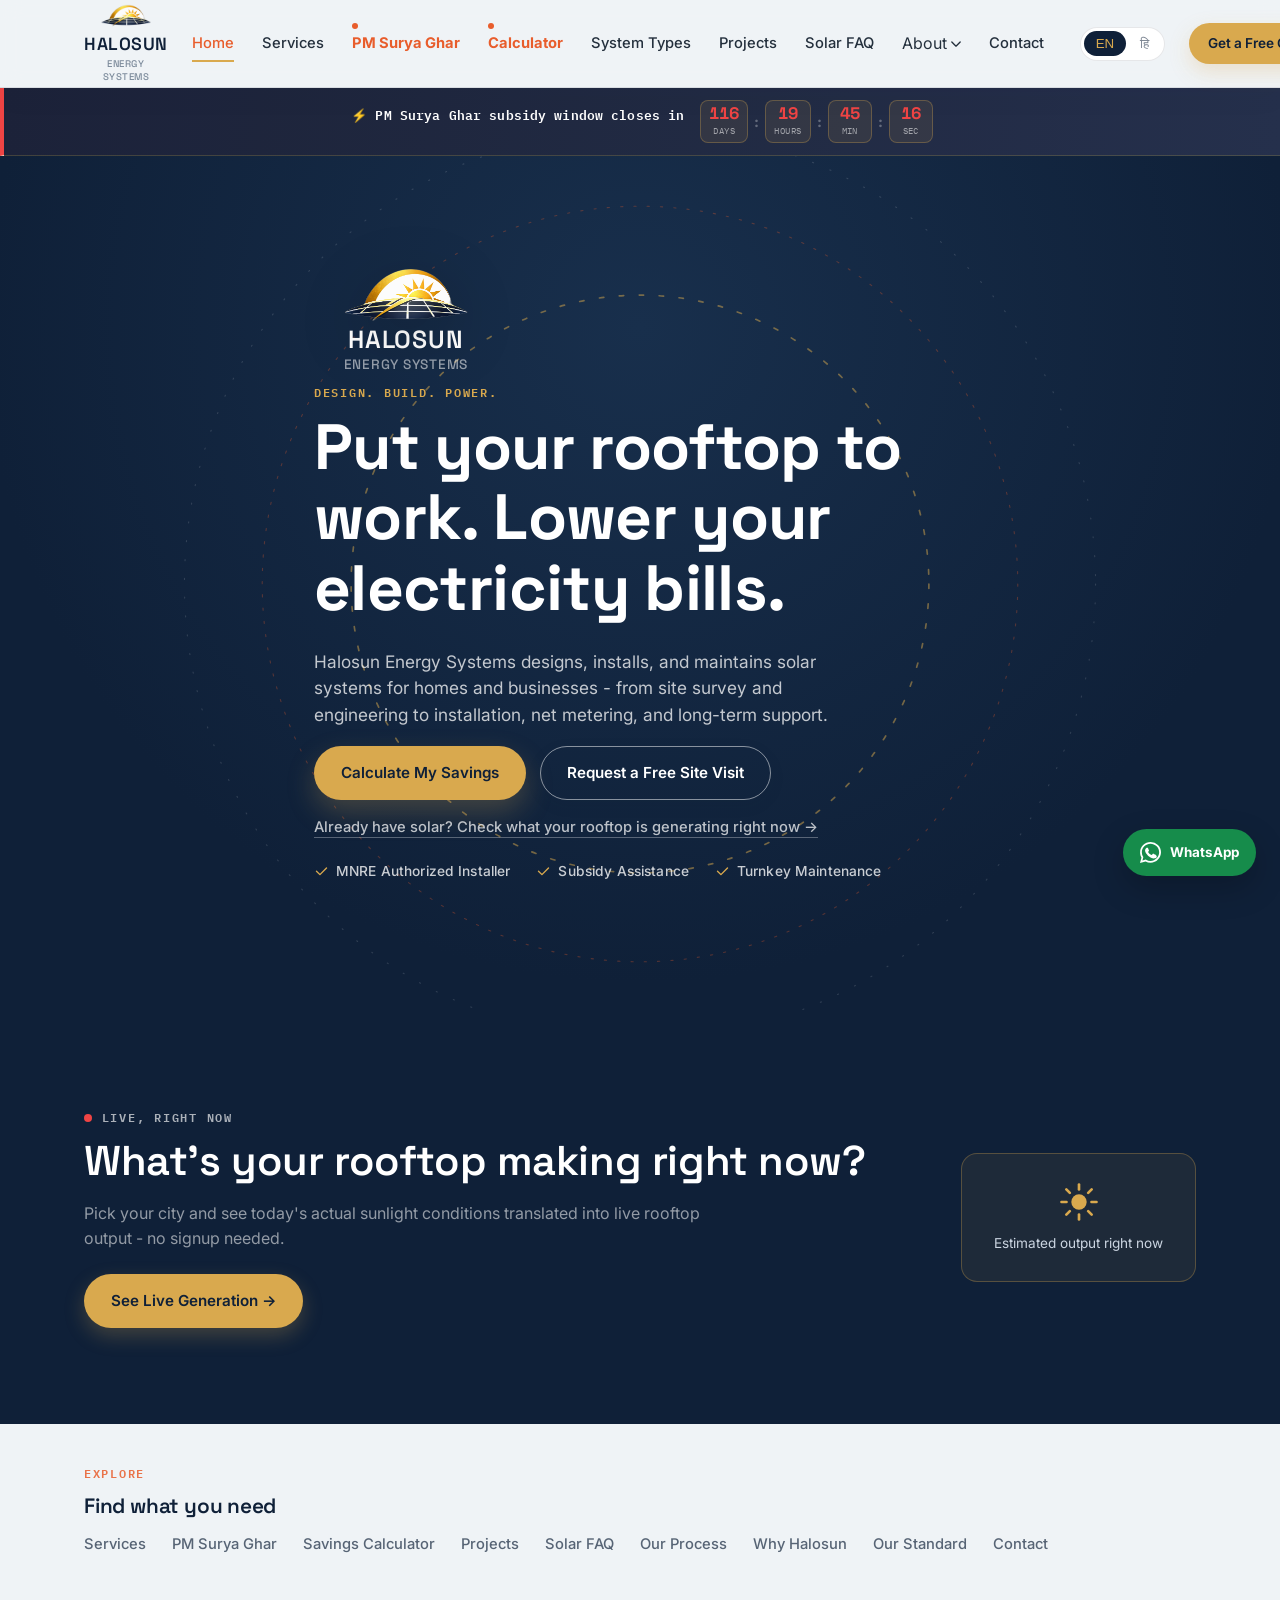
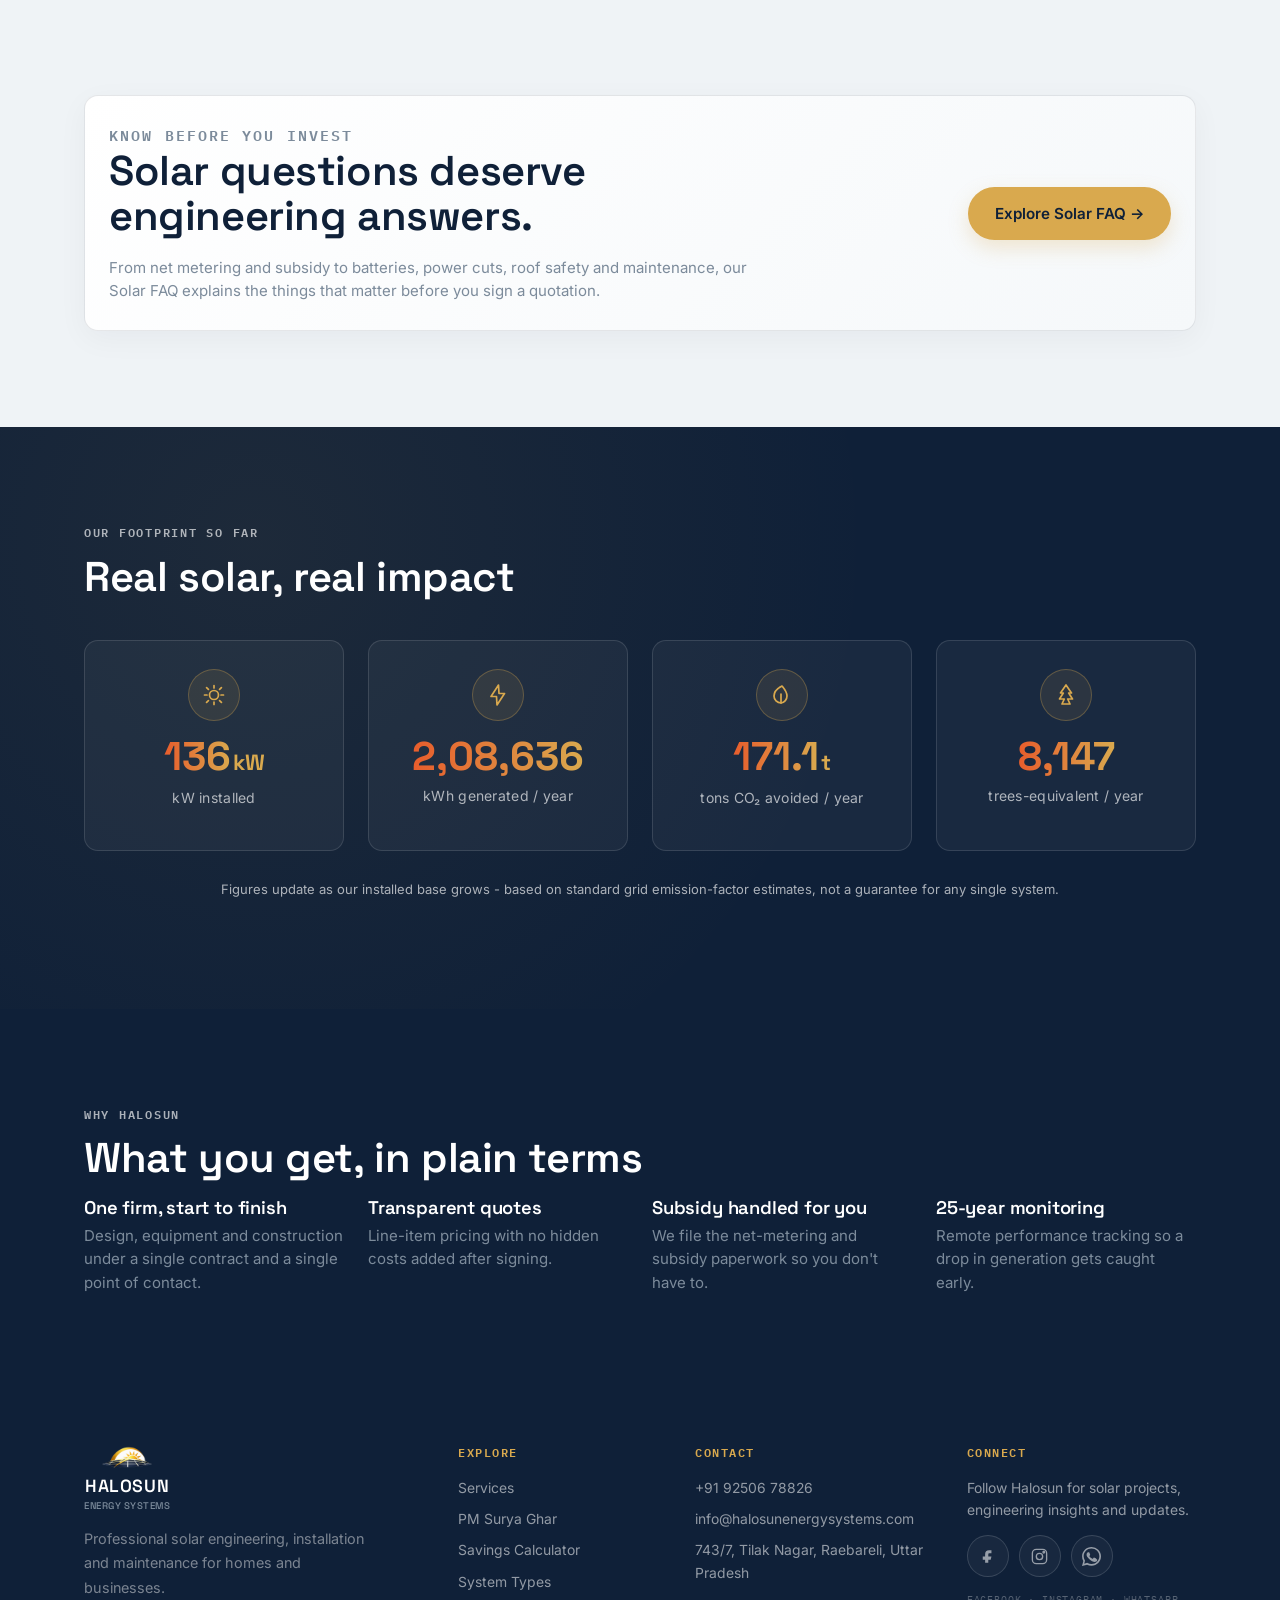
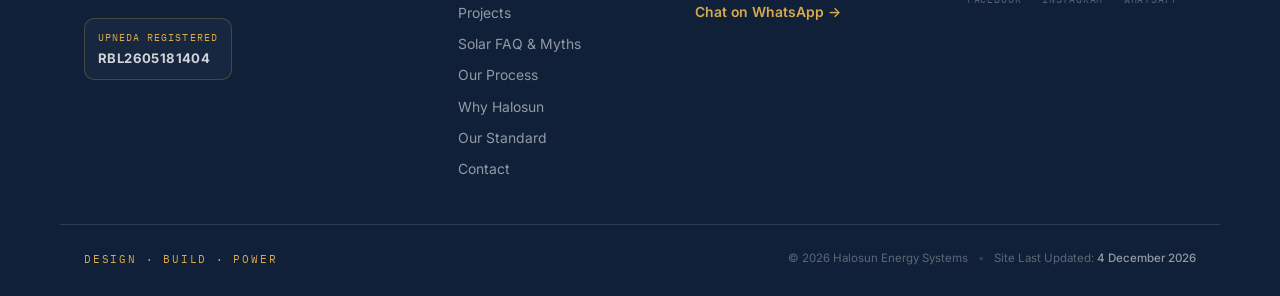
<file: index.html>
<!DOCTYPE html>
<html lang="en">
<head>
  <!-- Google tag (gtag.js) -->
  <script async src="https://www.googletagmanager.com/gtag/js?id=G-6843K863Q5"></script>
  <script>
    window.dataLayer = window.dataLayer || [];
    function gtag(){dataLayer.push(arguments);}
    gtag('js', new Date());

    gtag('config', 'G-6843K863Q5');
  </script>
  <meta charset="UTF-8">
  <meta name="viewport" content="width=device-width, initial-scale=1.0">
  <title>Solar Panel Installation in Raebareli & UP | Halosun Energy</title>
  <meta name="description" content="Rooftop solar EPC for homes & businesses in Uttar Pradesh. Free site visit, transparent quotes, subsidy paperwork handled. Get your savings estimate.">
  <link rel="icon" href="assets/logo-favicon.svg" type="image/svg+xml">
  <link rel="preconnect" href="https://fonts.googleapis.com">
  <link rel="preconnect" href="https://fonts.gstatic.com" crossorigin>
  <link href="https://fonts.googleapis.com/css2?family=Space+Grotesk:wght@400;500;600;700&family=Inter:wght@400;500;600&family=IBM+Plex+Mono:wght@500;600&display=swap" rel="stylesheet">
  <link rel="stylesheet" href="css/styles.css">
  <link rel="stylesheet" href="css/features.css">
<link rel="stylesheet" href="css/back-to-top.css">
<link rel="stylesheet" href="css/nav-align-fix.css">
  <link rel="canonical" href="https://halosunenergysystems.com/">

  <!-- Open Graph / Facebook / WhatsApp link previews -->
  <meta property="og:type" content="website">
  <meta property="og:site_name" content="Halosun Energy Systems">
  <meta property="og:url" content="https://halosunenergysystems.com/">
  <meta property="og:title" content="Solar Panel Installation in Raebareli & UP | Halosun Energy">
  <meta property="og:description" content="Rooftop solar EPC for homes & businesses in Uttar Pradesh. Free site visit, transparent quotes, subsidy paperwork handled. Get your savings estimate.">
  <meta property="og:image" content="https://halosunenergysystems.com/assets/logo-hero.png">
  <meta property="og:locale" content="en_IN">

  <!-- Twitter Card -->
  <meta name="twitter:card" content="summary_large_image">
  <meta name="twitter:title" content="Solar Panel Installation in Raebareli & UP | Halosun Energy">
  <meta name="twitter:description" content="Rooftop solar EPC for homes & businesses in Uttar Pradesh. Free site visit, transparent quotes, subsidy paperwork handled. Get your savings estimate.">
  <meta name="twitter:image" content="https://halosunenergysystems.com/assets/logo-hero.png">

  <style>
    /* ============ DEADLINE COUNTDOWN - red accent variant ============
       Keeps body text in the site's normal theme color (readability first);
       red is used only as an accent - left border, icon and the countdown
       digits - so it draws the eye without turning the whole banner into
       a "sale" wall of red text. */
    .deadline-banner.deadline-banner-alert {
      border-left: 4px solid #ef4444;
      box-shadow: inset 0 0 0 9999px rgba(239, 68, 68, 0.06);
    }
    .deadline-banner-alert .deadline-icon {
      color: #ef4444;
    }
    .deadline-banner-alert .deadline-num {
      color: #ef4444;
    }

    /* ============ HERO SIDE VISUAL - rooftop to grid ============
       Fills the empty space to the right of the hero copy with a
       wide, semi-realistic scene rather than a small vertical icon:
       a mono-pitch roof carrying a mounted panel array, a cable
       running down to a wall-mounted inverter, power feeding a lit
       window (home load), and a second line continuing on to a
       utility pole at the far edge (the grid) - reading left to
       right the same way the eye reads the page. Motion is
       restrained: dash-flow along the cables, two travelling pulses
       (generation → load, surplus → grid), a blinking inverter LED
       and a breathing window glow. Hidden below 1440px, since the
       wider scene needs more room than the old icon did, so it never
       competes with the centered text column. Site-wide
       prefers-reduced-motion rule (styles.css) already freezes all
       animation here. */
    .hero-side-visual {
      position: absolute;
      top: 50%;
      right: -1%;
      transform: translateY(-50%);
      width: 590px;
      z-index: 1;
      pointer-events: none;
    }
    .hero-side-visual svg {
      width: 100%;
      height: auto;
      overflow: visible;
    }
    @media (max-width: 1440px) {
      .hero-side-visual { display: none; }
    }

    .hsv-ray {
      fill: var(--sun, #d9a94e);
      animation: hsv-ray-pulse 2.6s ease-in-out infinite;
    }
    @keyframes hsv-ray-pulse {
      0%, 100% { opacity: 0.45; }
      50%      { opacity: 0.9; }
    }
    .hsv-trace-dash {
      stroke-dasharray: 3 6;
      animation: hsv-dash-flow 1.1s linear infinite;
    }
    @keyframes hsv-dash-flow {
      to { stroke-dashoffset: -18; }
    }
    .hsv-led {
      animation: hsv-blink 2.2s ease-in-out infinite;
    }
    @keyframes hsv-blink {
      0%, 25%  { opacity: 0.3; }
      55%, 75% { opacity: 1; }
      100%     { opacity: 0.3; }
    }
    .hsv-window-glow {
      animation: hsv-glow-pulse 3s ease-in-out infinite;
    }
    @keyframes hsv-glow-pulse {
      0%, 100% { opacity: 0.55; }
      50%      { opacity: 0.95; }
    }
    .hsv-dot-a {
      animation: hsv-travel-a 3s linear infinite;
    }
    @keyframes hsv-travel-a {
      0%   { transform: translate(0px, 0px);   opacity: 0; }
      6%   { opacity: 1; }
      50%  { transform: translate(12px, 39px); opacity: 1; }
      94%  { opacity: 1; }
      100% { transform: translate(24px, 78px); opacity: 0; }
    }
    .hsv-dot-b {
      animation: hsv-travel-b 4.6s linear infinite;
    }
    @keyframes hsv-travel-b {
      0%   { transform: translate(0px, 0px);    opacity: 0; }
      6%   { opacity: 1; }
      50%  { transform: translate(94px, -36px); opacity: 1; }
      94%  { opacity: 1; }
      100% { transform: translate(188px, -52px); opacity: 0; }
    }
    .hsv-dot-c {
      animation: hsv-travel-c 2.2s linear infinite;
    }
    @keyframes hsv-travel-c {
      0%   { transform: translate(0px, 0px);   opacity: 0; }
      8%   { opacity: 1; }
      50%  { transform: translate(-29px, 12px); opacity: 1; }
      92%  { opacity: 1; }
      100% { transform: translate(-58px, 24px); opacity: 0; }
    }
    .hsv-wire-fade {
      animation: hsv-wire-fade 3.4s ease-in-out infinite;
    }
    @keyframes hsv-wire-fade {
      0%, 100% { opacity: 0.65; }
      50%      { opacity: 1; }
    }

    /* ============ HERO: "ALREADY HAVE SOLAR?" LINK ============
       A third, lower-emphasis path for existing solar owners, sitting
       right under the two primary CTAs so all three customer journeys
       (considering solar / ready to buy / already own it) are visible
       in the first few seconds, without competing visually with the
       two buttons above it. */
    .hero-livegen-note {
      margin: 14px 0 0;
    }
    .hero-livegen-note a {
      font-family: 'Inter', sans-serif;
      font-size: 0.92rem;
      font-weight: 500;
      color: rgba(255, 255, 255, 0.72);
      text-decoration: none;
      border-bottom: 1px solid rgba(255, 255, 255, 0.3);
      padding-bottom: 1px;
      transition: color 0.15s ease, border-color 0.15s ease;
    }
    .hero-livegen-note a:hover,
    .hero-livegen-note a:focus-visible {
      color: var(--sun, #d9a94e);
      border-color: var(--sun, #d9a94e);
    }

    /* ============ HERO TRUST BULLETS ============
       Three short credibility markers directly under the CTA row,
       styled as quiet pills rather than a bold badge strip so they
       support the buttons instead of competing with them. */
    .hero-trust {
      list-style: none;
      display: flex;
      flex-wrap: wrap;
      gap: 10px 22px;
      margin: 22px 0 0;
      padding: 0;
    }
    .hero-trust li {
      display: inline-flex;
      align-items: center;
      gap: 7px;
      margin-right: 4px;
      font-family: 'Inter', sans-serif;
      font-size: 0.86rem;
      font-weight: 500;
      color: rgba(255, 255, 255, 0.78);
      letter-spacing: 0.01em;
    }
    .hero-trust svg {
      flex: none;
      width: 15px;
      height: 15px;
      color: var(--sun, #d9a94e);
    }
  /* ============ LIVE GENERATION TEASER ============ */
  .livegen-teaser-inner {
    display: grid;
    grid-template-columns: 1fr auto;
    gap: 2.5rem;
    align-items: center;
  }
  .livegen-teaser-copy .section-sub {
    margin-bottom: 1.5rem;
  }
  .livegen-teaser-badge {
    display: flex;
    flex-direction: column;
    align-items: center;
    justify-self: end;
    text-align: center;
    background: rgba(217, 169, 78, 0.08);
    border: 1px solid rgba(217, 169, 78, 0.3);
    border-radius: 16px;
    padding: 1.75rem 2rem;
    min-width: 200px;
  }
  .livegen-teaser-sun {
    width: 40px;
    height: 40px;
    color: var(--sun, #d9a94e);
    margin-bottom: 0.75rem;
  }
  .livegen-teaser-badge-label {
    color: #cbd5e1;
    font-size: 0.85rem;
    line-height: 1.4;
  }
  @media (max-width: 760px) {
    .livegen-teaser-inner {
      grid-template-columns: 1fr;
    }
    .livegen-teaser-badge {
      justify-self: stretch;
    }
  }
  /* ============ "LIVE" pulsing dot ============
     Small red dot before the "Live, right now" eyebrow, matching the
     same indicator on the calculator page's live-gen section. */
  .eyebrow-live {
    position: relative;
    padding-left: 1.1rem;
  }
  .eyebrow-live::before {
    content: '';
    position: absolute;
    left: 0;
    top: 50%;
    transform: translateY(-50%);
    width: 8px;
    height: 8px;
    border-radius: 50%;
    background: #ef4444;
    animation: eyebrow-live-pulse 1.8s ease-in-out infinite;
  }
  @keyframes eyebrow-live-pulse {
    0%   { box-shadow: 0 0 0 0 rgba(239, 68, 68, 0.55); }
    70%  { box-shadow: 0 0 0 7px rgba(239, 68, 68, 0); }
    100% { box-shadow: 0 0 0 0 rgba(239, 68, 68, 0); }
  }
  @media (prefers-reduced-motion: reduce) {
    .eyebrow-live::before { animation: none; }
  }

  /* ============ QUICK LINKS: DE-EMPHASIZED ============
     Nine destinations is genuinely useful, but as a full card grid
     with numbers and descriptions it reads like a sitemap rather than
     a homepage section. The real conversion path (savings → projects
     → why Halosun → site visit) already gets full visual weight from
     the hero, the live-gen teaser above and the sections below, so
     this is intentionally quiet: a compact wrapped link row instead
     of a feature grid, tighter section padding, and a smaller heading.
     `.section.section-quicklinks` (two classes) is used for the
     padding/heading overrides so they reliably beat the single-class
     `.section` rule in the site's external stylesheet regardless of
     source order. */
  .section.section-quicklinks {
    padding-top: 2.5rem;
    padding-bottom: 2.5rem;
  }
  .section-quicklinks .eyebrow {
    opacity: 0.85;
  }
  .section-quicklinks h2 {
    font-size: 1.3rem;
    margin: 0.35rem 0 1rem;
  }
  .quicklinks-row {
    display: flex;
    flex-wrap: wrap;
    gap: 10px 26px;
  }
  .quicklinks-row a {
    font-family: 'Inter', sans-serif;
    font-size: 0.92rem;
    font-weight: 500;
    color: rgba(15, 32, 56, 0.68);
    text-decoration: none;
    border-bottom: 1px solid transparent;
    padding-bottom: 2px;
    transition: color 0.15s ease, border-color 0.15s ease;
  }
  .quicklinks-row a:hover,
  .quicklinks-row a:focus-visible {
    color: var(--ink, #0f2038);
    border-color: var(--sun, #d9a94e);
  }
  </style>

  <script type="application/ld+json"> {
    "@context": "https://schema.org",
    "@type": "HomeAndConstructionBusiness",
    "name": "Halosun Energy Systems",
    "image": "https://halosunenergysystems.com/assets/logo-hero.png",
    "url": "https://halosunenergysystems.com",
    "telephone": "+91-92506-78826",
    "priceRange": "$$",
    "address": {
      "@type": "PostalAddress",
      "streetAddress": "743/7, Tilak Nagar",
      "addressLocality": "Raebareli",
      "addressRegion": "Uttar Pradesh",
      "addressCountry": "IN"
    },
    "areaServed": [
      { "@type": "City", "name": "Raebareli" },
      { "@type": "City", "name": "Lucknow" },
      { "@type": "City", "name": "Unnao" },
      { "@type": "City", "name": "Amethi" },
      { "@type": "City", "name": "Sultanpur" },
      { "@type": "City", "name": "Pratapgarh" },
      { "@type": "City", "name": "Hardoi" },
      { "@type": "State", "name": "Uttar Pradesh" }
    ],
    "sameAs": [
      "https://www.facebook.com/profile.php?id=61590382589778",
      "https://www.instagram.com/halosunenergysystems/"
    ],
    "description": "Halosun Energy Systems designs, builds and maintains rooftop and commercial solar power plants for homes and businesses in Uttar Pradesh."
  }
  </script>
</head>
<body>
<!-- ============ HEADER ============ -->
<header class="site-header">
  <div class="wrap header-row">
    <a href="/" class="logo">
      <img class="logo-mark" src="assets/logo-header-footer.png" alt="Halosun Energy Systems">
      <span>Halosun <em> Energy Systems</em></span>
    </a>
    <nav class="main-nav" id="main-nav">
      <a href="/" class="active" data-i18n="nav-home">Home</a>
      <a href="services.html" data-i18n="nav-services">Services</a>
      <a href="pm-suryaghar.html" class="nav-highlight" data-i18n="nav-pm-suryaghar">PM Surya Ghar</a>
      <a href="calculator.html" class="nav-highlight" data-i18n="nav-calculator">Calculator</a>
      <a href="solar-system-types.html" data-i18n="nav-systypes">System Types</a>
      <a href="gallery.html" data-i18n="nav-projects">Projects</a>
      <a href="faq.html" data-i18n="nav-faq">Solar FAQ</a>
      <div class="nav-dropdown" data-nav-dropdown>
        <button type="button" class="nav-dropdown-trigger" aria-haspopup="true" aria-expanded="false">
          <span data-i18n="nav-about">About</span>
          <svg class="nav-caret" viewBox="0 0 12 8" aria-hidden="true"><path d="M1 1l5 5 5-5" stroke="currentColor" fill="none" stroke-width="1.6" stroke-linecap="round" stroke-linejoin="round"/></svg>
        </button>
        <div class="nav-dropdown-menu" role="menu">
          <a href="process.html" role="menuitem" data-i18n="nav-process">Process</a>
          <a href="why.html" role="menuitem" data-i18n="nav-why">Why Halosun</a>
          <a href="standard.html" role="menuitem" data-i18n="nav-standard">Our Standard</a>
        </div>
      </div>
      <a href="contact.html" data-i18n="nav-contact">Contact</a>
    </nav>
    <div class="lang-toggle" role="group" aria-label="Language">
      <button type="button" data-lang="en" class="active">EN</button>
      <button type="button" data-lang="hi">हि</button>
    </div>
    <a href="contact.html" class="btn btn-primary btn-small nav-cta" data-i18n="nav-cta">Get a Free Quote</a>
    <button class="nav-toggle" id="nav-toggle" aria-label="Toggle menu" aria-expanded="false">
      <span></span><span></span><span></span>
    </button>
  </div>
</header>

<!-- ============ DEADLINE COUNTDOWN ============ -->
<div class="deadline-banner deadline-banner-alert" data-countdown="2027-03-31T23:59:59+05:30">
  <div class="wrap">
    <p class="deadline-text">
      <span class="deadline-icon" aria-hidden="true">⚡</span>
      <span data-i18n="deadline-text">PM Surya Ghar subsidy window closes in</span>
    </p>
    <div class="deadline-timer">
      <div class="deadline-unit">
        <span class="deadline-num" data-unit="days">00</span>
        <span class="deadline-unit-label" data-i18n="deadline-days">Days</span>
      </div>
      <span class="deadline-colon">:</span>
      <div class="deadline-unit">
        <span class="deadline-num" data-unit="hours">00</span>
        <span class="deadline-unit-label" data-i18n="deadline-hours">Hours</span>
      </div>
      <span class="deadline-colon">:</span>
      <div class="deadline-unit">
        <span class="deadline-num" data-unit="minutes">00</span>
        <span class="deadline-unit-label" data-i18n="deadline-min">Min</span>
      </div>
      <span class="deadline-colon">:</span>
      <div class="deadline-unit">
        <span class="deadline-num" data-unit="seconds">00</span>
        <span class="deadline-unit-label" data-i18n="deadline-sec">Sec</span>
      </div>
    </div>
    <span class="deadline-closed-msg" data-i18n="deadline-closed">This subsidy window has closed.</span>
  </div>
</div>

<main id="top">

  <!-- ============ HERO ============ -->
  <section class="hero">
    <div class="halo-arcs" aria-hidden="true">
      <svg viewBox="0 0 900 900">
        <circle cx="450" cy="450" r="260" class="arc arc-1"/>
        <circle cx="450" cy="450" r="340" class="arc arc-2"/>
        <circle cx="450" cy="450" r="410" class="arc arc-3"/>
      </svg>
    </div>
    <div class="wrap hero-content">
      <div class="hero-brand">
        <img src="assets/logo-hero.png" alt="Halosun Energy Systems" class="hero-badge">
        <span class="hero-brand-name"><span class="brand-halosun">Halosun</span> <em>Energy Systems</em></span>   
        <p class="eyebrow" data-i18n="hero-eyebrow">Design. Build. Power.</p>
      </div>
      <h1 data-i18n="hero-title">Put your rooftop to work. Lower your electricity bills.</h1>
      <p class="hero-sub" data-i18n="hero-sub">Halosun Energy Systems designs, installs, and maintains solar systems for homes and businesses - from site survey and engineering to installation, net metering, and long-term support.</p>
      <div class="hero-actions">
        <a href="calculator.html" class="btn btn-primary" data-i18n="hero-cta-1">See How Much You Could Save →</a>
        <a href="contact.html" class="btn btn-ghost" data-i18n="hero-cta-2">Request a Free Site Visit</a>
      </div>
      <p class="hero-livegen-note">
        <a href="calculator.html#live-gen" data-i18n="hero-livegen-link">Already have solar? Check what your rooftop is generating right now →</a>
      </p>
      <ul class="hero-trust">
        <li>
          <svg viewBox="0 0 24 24" aria-hidden="true"><path d="M20 6.5 9.5 17 4 11.5" fill="none" stroke="currentColor" stroke-width="2.2" stroke-linecap="round" stroke-linejoin="round"/></svg>
          <span data-i18n="hero-trust-1">MNRE Authorized Installer</span>
        </li>
        <li>
          <svg viewBox="0 0 24 24" aria-hidden="true"><path d="M20 6.5 9.5 17 4 11.5" fill="none" stroke="currentColor" stroke-width="2.2" stroke-linecap="round" stroke-linejoin="round"/></svg>
          <span data-i18n="hero-trust-2">Subsidy Assistance</span>
        </li>
        <li>
          <svg viewBox="0 0 24 24" aria-hidden="true"><path d="M20 6.5 9.5 17 4 11.5" fill="none" stroke="currentColor" stroke-width="2.2" stroke-linecap="round" stroke-linejoin="round"/></svg>
          <span data-i18n="hero-trust-3">End-to-End Support</span>
        </li>
      </ul>
    </div>

    <!-- ============ RIGHT-SIDE VISUAL: rooftop → panels → inverter → home load → grid ============ -->
    <div class="hero-side-visual" aria-hidden="true">
      <svg viewBox="0 0 560 420" xmlns="http://www.w3.org/2000/svg">
        <defs>
          <radialGradient id="hsvSunGrad" cx="35%" cy="35%" r="65%">
            <stop offset="0%" stop-color="#FFF3D0"/>
            <stop offset="45%" stop-color="var(--sun, #d9a94e)"/>
            <stop offset="100%" stop-color="var(--sun-dim, #b98b3a)"/>
          </radialGradient>
          <radialGradient id="hsvWindowGlow" cx="50%" cy="50%" r="50%">
            <stop offset="0%" stop-color="#FFE9B0"/>
            <stop offset="70%" stop-color="var(--sun, #d9a94e)"/>
            <stop offset="100%" stop-color="var(--sun-dim, #b98b3a)"/>
          </radialGradient>
          <radialGradient id="hsvDotGlow" cx="50%" cy="50%" r="50%">
            <stop offset="0%" stop-color="rgba(217,169,78,0.95)"/>
            <stop offset="60%" stop-color="rgba(217,169,78,0.3)"/>
            <stop offset="100%" stop-color="rgba(217,169,78,0)"/>
          </radialGradient>
        </defs>

        <!-- Ground -->
        <line x1="20" y1="340" x2="540" y2="340" stroke="rgba(255,255,255,0.12)" stroke-width="1"/>

        <!-- Sun, upper left, lighting the roof -->
        <g transform="translate(58,58)">
          <rect class="hsv-ray" x="-2" y="-30" width="4" height="10" rx="2"/>
          <rect class="hsv-ray" x="-2" y="-30" width="4" height="10" rx="2" transform="rotate(60)"/>
          <rect class="hsv-ray" x="-2" y="-30" width="4" height="10" rx="2" transform="rotate(120)"/>
          <rect class="hsv-ray" x="-2" y="-30" width="4" height="10" rx="2" transform="rotate(180)"/>
          <rect class="hsv-ray" x="-2" y="-30" width="4" height="10" rx="2" transform="rotate(240)"/>
          <rect class="hsv-ray" x="-2" y="-30" width="4" height="10" rx="2" transform="rotate(300)"/>
          <circle r="18" fill="url(#hsvSunGrad)"/>
        </g>

        <!-- House: mono-pitch roof carrying the panel array -->
        <path d="M70,340 L70,230 L230,150 L230,340 Z" fill="rgba(255,255,255,0.035)" stroke="#ffffff" stroke-opacity="0.55" stroke-width="2" stroke-linejoin="round"/>
        <rect x="88" y="284" width="26" height="56" rx="2" fill="rgba(255,255,255,0.05)" stroke="#ffffff" stroke-opacity="0.4" stroke-width="1.5"/>
        <rect class="hsv-window-glow" x="140" y="268" width="32" height="32" rx="3" fill="url(#hsvWindowGlow)"/>

        <!-- Panel array, mounted along the roof pitch (kept inboard of the eave and ridge) -->
        <g transform="translate(152,174) rotate(-26.57)">
          <rect x="-60" y="-13" width="120" height="26" rx="3" fill="#0F1E33" stroke="var(--sun, #d9a94e)" stroke-width="1.5"/>
          <line x1="-20" y1="-13" x2="-20" y2="13" stroke="rgba(255,255,255,0.22)" stroke-width="1"/>
          <line x1="20" y1="-13" x2="20" y2="13" stroke="rgba(255,255,255,0.22)" stroke-width="1"/>
          <line x1="-60" y1="0" x2="60" y2="0" stroke="rgba(255,255,255,0.22)" stroke-width="1"/>
        </g>

        <!-- Cable: panels → inverter -->
        <path class="hsv-wire-fade" d="M211,159 C 228,180 240,210 246,236" fill="none" stroke="#ffffff" stroke-opacity="0.5" stroke-width="2" stroke-linecap="round"/>
        <path class="hsv-trace-dash" d="M211,159 C 228,180 240,210 246,236" fill="none" stroke="var(--sun, #d9a94e)" stroke-opacity="0.7" stroke-width="1.5"/>
        <g class="hsv-dot-a">
          <circle cx="211" cy="159" r="6" fill="url(#hsvDotGlow)"/>
          <circle cx="211" cy="159" r="2.2" fill="#fff"/>
        </g>

        <!-- Inverter, wall-mounted -->
        <rect x="232" y="236" width="30" height="32" rx="5" fill="rgba(255,255,255,0.08)" stroke="#ffffff" stroke-opacity="0.55" stroke-width="1.5"/>
        <path d="M236,252 h3 l3,-7 l4,14 l4,-14 l4,14 l3,-7 h3" fill="none" stroke="var(--sun, #d9a94e)" stroke-width="2" stroke-linecap="round" stroke-linejoin="round"/>
        <circle class="hsv-led" cx="257" cy="242" r="2.5" fill="var(--sun, #d9a94e)"/>

        <!-- Cable: inverter → home load (window) -->
        <path class="hsv-wire-fade" d="M232,258 C 205,258 190,270 174,282" fill="none" stroke="#ffffff" stroke-opacity="0.4" stroke-width="1.5" stroke-linecap="round"/>
        <path class="hsv-trace-dash" d="M232,258 C 205,258 190,270 174,282" fill="none" stroke="var(--sun, #d9a94e)" stroke-opacity="0.6" stroke-width="1.3"/>
        <g class="hsv-dot-c">
          <circle cx="232" cy="258" r="5" fill="url(#hsvDotGlow)"/>
          <circle cx="232" cy="258" r="1.8" fill="#fff"/>
        </g>

        <!-- Cable: inverter → grid (utility pole) -->
        <path class="hsv-wire-fade" d="M262,250 C 330,250 350,196 410,186 L450,182" fill="none" stroke="#ffffff" stroke-opacity="0.5" stroke-width="2" stroke-linecap="round"/>
        <path class="hsv-trace-dash" d="M262,250 C 330,250 350,196 410,186 L450,182" fill="none" stroke="var(--sun, #d9a94e)" stroke-opacity="0.7" stroke-width="1.5"/>
        <g class="hsv-dot-b">
          <circle cx="262" cy="250" r="6" fill="url(#hsvDotGlow)"/>
          <circle cx="262" cy="250" r="2.2" fill="#fff"/>
        </g>

        <!-- Net-meter indicator: export (bright, right) vs. import (faint, left) -->
        <polygon points="358,203 368,199 368,208" fill="var(--sun, #d9a94e)" opacity="0.9"/>
        <polygon points="378,215 368,211 368,220" fill="#ffffff" opacity="0.3"/>

        <!-- Utility pole - the grid -->
        <line x1="470" y1="182" x2="470" y2="340" stroke="#ffffff" stroke-opacity="0.55" stroke-width="3" stroke-linecap="round"/>
        <line x1="448" y1="192" x2="492" y2="192" stroke="#ffffff" stroke-opacity="0.55" stroke-width="3" stroke-linecap="round"/>
        <line x1="450" y1="192" x2="450" y2="200" stroke="#ffffff" stroke-opacity="0.4" stroke-width="2"/>
        <line x1="490" y1="192" x2="490" y2="200" stroke="#ffffff" stroke-opacity="0.4" stroke-width="2"/>
        <path d="M450,200 Q 495,222 540,204" fill="none" stroke="#ffffff" stroke-opacity="0.3" stroke-width="1.3"/>
        <path d="M490,200 Q 515,226 545,214" fill="none" stroke="#ffffff" stroke-opacity="0.3" stroke-width="1.3"/>
      </svg>
    </div>
  </section>

  <!-- ============ LIVE GENERATION TEASER ============
       Condensed link-through to the full live-gen tool on calculator.html
       (no weather fetch here - avoids duplicating that logic on two pages). -->
  <section class="section section-dark livegen-teaser">
    <div class="wrap livegen-teaser-inner">
      <div class="livegen-teaser-copy">
        <p class="eyebrow eyebrow-live" data-i18n="home-livegen-eyebrow">Live, right now</p>
        <h2 data-i18n="home-livegen-title">What's your rooftop making right now?</h2>
        <p class="section-sub" data-i18n="home-livegen-sub">Pick your city and see today's actual sunlight conditions translated into live rooftop output - no signup needed.</p>
        <a href="calculator.html#live-gen" class="btn btn-primary" data-i18n="home-livegen-cta">See Live Generation →</a>
      </div>
      <div class="livegen-teaser-badge" aria-hidden="true">
        <svg viewBox="0 0 24 24" class="livegen-teaser-sun">
          <circle cx="12" cy="12" r="4.6" fill="currentColor"/>
          <g stroke="currentColor" stroke-width="1.6" stroke-linecap="round">
            <line x1="12" y1="1.5" x2="12" y2="4.5"/>
            <line x1="12" y1="19.5" x2="12" y2="22.5"/>
            <line x1="1.5" y1="12" x2="4.5" y2="12"/>
            <line x1="19.5" y1="12" x2="22.5" y2="12"/>
            <line x1="4.4" y1="4.4" x2="6.5" y2="6.5"/>
            <line x1="17.5" y1="17.5" x2="19.6" y2="19.6"/>
            <line x1="4.4" y1="19.6" x2="6.5" y2="17.5"/>
            <line x1="17.5" y1="6.5" x2="19.6" y2="4.4"/>
          </g>
        </svg>
        <span class="livegen-teaser-badge-label" data-i18n="livegen-now-label">Estimated output right now</span>
      </div>
    </div>
  </section>

  <!-- ============ QUICK LINKS ============
       Deliberately understated: the site's real conversion path is the
       hero CTAs, the live-gen teaser above and the Why Halosun / site
       visit sections below. This is just "everything else, still one
       click away" - a compact link row, not a competing feature grid,
       so it doesn't read like a sitemap. -->
  <section class="section section-quicklinks">
    <div class="wrap">
      <p class="eyebrow" data-i18n="explore-eyebrow">Explore</p>
      <h2 data-i18n="explore-title">Find what you need</h2>
      <nav class="quicklinks-row" aria-label="More pages on this site">
        <a href="services.html" data-i18n="card-01-title">Services</a>
        <a href="pm-suryaghar.html" data-i18n="card-05-title">PM Surya Ghar</a>
        <a href="calculator.html" data-i18n="card-03-title">Savings Calculator</a>
        <a href="gallery.html" data-i18n="card-04-title">Projects</a>
        <a href="faq.html" data-i18n="card-06-title">Solar FAQ</a>
        <a href="process.html" data-i18n="card-02-title">Our Process</a>
        <a href="why.html" data-i18n="card-09-title">Why Halosun</a>
        <a href="standard.html" data-i18n="card-08-title">Our Standard</a>
        <a href="contact.html" data-i18n="card-07-title">Contact</a>
      </nav>
    </div>
  </section>

  <!-- ============ TRUST / FAQ ============ -->
  <section class="section">
    <div class="wrap">
      <div class="card index-faq-card">
        <div>
          <p class="eyebrow" data-i18n="faq-eyebrow">Know before you invest</p>
          <h2 data-i18n="faq-title">Solar questions deserve engineering answers.</h2>
          <p class="section-sub" data-i18n="faq-desc">From net metering and subsidy to batteries, power cuts, roof safety and maintenance, our Solar FAQ explains the things that matter before you sign a quotation.</p>
        </div>
        <div class="index-faq-action">
          <a href="faq.html" class="btn btn-primary" data-i18n="faq-cta">Explore Solar FAQ →</a>
        </div>
      </div>
    </div>
  </section>

  <!-- ============ IMPACT COUNTER ============ -->
  <section class="section section-dark impact-section" id="impact-counter">
    <div class="wrap">
      <p class="eyebrow" data-i18n="impact-eyebrow">Our footprint so far</p>
      <h2 data-i18n="impact-title">Real solar, real impact</h2>
      <div class="impact-grid">
        <div class="impact-stat">
          <span class="impact-icon" aria-hidden="true">
            <svg width="24" height="24" viewBox="0 0 24 24" fill="none" stroke="currentColor" stroke-width="1.7" stroke-linecap="round" stroke-linejoin="round">
              <circle cx="12" cy="12" r="4.5"/>
              <path d="M12 2.5v2.5M12 19v2.5M4.6 4.6l1.8 1.8M17.6 17.6l1.8 1.8M2.5 12H5M19 12h2.5M4.6 19.4l1.8-1.8M17.6 6.4l1.8-1.8"/>
            </svg>
          </span>
          <div><span class="impact-number" id="impact-kw">0</span><span class="impact-unit">kW</span></div>
          <p class="impact-label" data-i18n="impact-kw-label">kW installed</p>
        </div>
        <div class="impact-stat">
          <span class="impact-icon" aria-hidden="true">
            <svg width="24" height="24" viewBox="0 0 24 24" fill="none" stroke="currentColor" stroke-width="1.7" stroke-linecap="round" stroke-linejoin="round">
              <path d="M12.5 2 5 13.5h5.5L11 22l7.5-11.5H13l-.5-8.5Z"/>
            </svg>
          </span>
          <div><span class="impact-number" id="impact-kwh">0</span></div>
          <p class="impact-label" data-i18n="impact-kwh-label">kWh generated / year</p>
        </div>
        <div class="impact-stat">
          <span class="impact-icon" aria-hidden="true">
            <svg width="24" height="24" viewBox="0 0 24 24" fill="none" stroke="currentColor" stroke-width="1.7" stroke-linecap="round" stroke-linejoin="round">
              <path d="M11 20a7 7 0 0 1-7-7c0-4 2-7 8-10 3 3.5 5 6.5 5 10a7 7 0 0 1-6 7Z"/>
              <path d="M11 20v-9"/>
            </svg>
          </span>
          <div><span class="impact-number" id="impact-co2">0</span><span class="impact-unit">t</span></div>
          <p class="impact-label" data-i18n="impact-co2-label">tons CO₂ avoided / year</p>
        </div>
        <div class="impact-stat">
          <span class="impact-icon" aria-hidden="true">
            <svg width="24" height="24" viewBox="0 0 24 24" fill="none" stroke="currentColor" stroke-width="1.7" stroke-linecap="round" stroke-linejoin="round">
              <path d="M12 2 6.5 10h2.8L5.5 16h4.8L8 21h8l-2.3-5h4.8l-3.8-6h2.8L12 2Z"/>
            </svg>
          </span>
          <div><span class="impact-number" id="impact-trees">0</span></div>
          <p class="impact-label" data-i18n="impact-trees-label">trees-equivalent / year</p>
        </div>
      </div>
      <p class="impact-note" data-i18n="impact-note">Figures update as our installed base grows - based on standard grid emission-factor estimates, not a guarantee for any single system.</p>
    </div>
  </section>

  <!-- ============ WHY HALOSUN ============ -->
  <section class="section section-dark">
    <div class="wrap">
      <p class="eyebrow" data-i18n="why-eyebrow">Why Halosun</p>
      <h2 data-i18n="why-title">What you get, in plain terms</h2>
      <div class="grid grid-4">
        <div class="why-item"><h3 data-i18n="why-1-title">One firm, start to finish</h3><p data-i18n="why-1-desc">Design, equipment and construction under a single contract and a single point of contact.</p></div>
        <div class="why-item"><h3 data-i18n="why-2-title">Transparent quotes</h3><p data-i18n="why-2-desc">Line-item pricing with no hidden costs added after signing.</p></div>
        <div class="why-item"><h3 data-i18n="why-3-title">Subsidy handled for you</h3><p data-i18n="why-3-desc">We file the net-metering and subsidy paperwork so you don't have to.</p></div>
        <div class="why-item"><h3 data-i18n="why-4-title">25-year monitoring</h3><p data-i18n="why-4-desc">Remote performance tracking so a drop in generation gets caught early.</p></div>
      </div>
    </div>
  </section>

</main>

<!-- ============ FOOTER ============ -->
<footer class="site-footer">
  <div class="wrap footer-grid">
    <div class="footer-brand">
      <a href="/" class="logo">
        <img class="logo-mark" src="assets/logo-header-footer.png" alt="Halosun Energy Systems">
        <span>Halosun <em>Energy Systems</em></span>
      </a>
      <p class="footer-lead" data-i18n="footer-lead">Professional solar engineering, installation and maintenance for homes and businesses.</p>
      <div class="footer-badge"><span data-i18n="footer-upneda-badge">UPNEDA Registered</span><strong>RBL2605181404</strong></div>
    </div>

    <div class="footer-col">
      <h3 data-i18n="footer-explore">Explore</h3>
      <a href="services.html" data-i18n="nav-services">Services</a>
      <a href="pm-suryaghar.html" data-i18n="nav-pm-suryaghar">PM Surya Ghar</a>
      <a href="calculator.html" data-i18n="footer-calc">Savings Calculator</a>
      <a href="solar-system-types.html" data-i18n="nav-systypes">System Types</a>
      <a href="gallery.html" data-i18n="nav-projects">Projects</a>
      <a href="faq.html" data-i18n="footer-faq-myths">Solar FAQ &amp; Myths</a>
      <a href="process.html" data-i18n="footer-process">Our Process</a>
      <a href="why.html" data-i18n="nav-why">Why Halosun</a>
      <a href="standard.html" data-i18n="nav-standard">Our Standard</a>
      <a href="contact.html" data-i18n="nav-contact">Contact</a>
    </div>

    <div class="footer-col">
      <h3 data-i18n="footer-contact">Contact</h3>
      <a href="tel:+919250678826">+91 92506 78826</a>
      <a href="mailto:info@halosunenergysystems.com">info@halosunenergysystems.com</a>
      <span>743/7, <span data-i18n="footer-contactAdd">Tilak Nagar, Raebareli, Uttar Pradesh</span></span>
      <a class="footer-wa-link" href="https://wa.me/919250678826?text=Hello%20Halosun%20Energy%20Systems%2C%20I%20would%20like%20to%20know%20more%20about%20solar." target="_blank" rel="noopener" data-i18n="footer-wa">Chat on WhatsApp →</a>
    </div>

    <div class="footer-col footer-social-col">
      <h3 data-i18n="footer-connect">Connect</h3>
      <p data-i18n="footer-connect-desc">Follow Halosun for solar projects, engineering insights and updates.</p>
      <div class="social-links" aria-label="Social media links">
        <a class="social-link" href="https://www.facebook.com/profile.php?id=61590382589778" target="_blank" rel="noopener" aria-label="Facebook" title="Facebook">
          <svg viewBox="0 0 24 24" aria-hidden="true"><path d="M14 8h3V4h-3c-3.31 0-5 1.69-5 5v3H6v4h3v4h4v-4h3l1-4h-4V9c0-.67.33-1 1-1Z"/></svg>
        </a>
        <a class="social-link" href="https://www.instagram.com/halosunenergysystems/" target="_blank" rel="noopener" aria-label="Instagram" title="Instagram">
          <svg viewBox="0 0 24 24" aria-hidden="true"><rect x="3" y="3" width="18" height="18" rx="5"/><circle cx="12" cy="12" r="4"/><circle cx="17.4" cy="6.6" r="1"/></svg>
        </a>
        <a class="social-link social-whatsapp" href="https://wa.me/919250678826?text=Hello%20Halosun%20Energy%20Systems%2C%20I%20would%20like%20to%20know%20more%20about%20solar." target="_blank" rel="noopener" aria-label="WhatsApp" title="WhatsApp">
          <svg viewBox="0 0 24 24" aria-hidden="true"><path d="M20.5 3.5A11.8 11.8 0 0 0 12.1 0C5.5 0 .1 5.3.1 11.9c0 2.1.6 4.1 1.6 5.9L0 24l6.4-1.7a12 12 0 0 0 5.7 1.4h.1c6.5 0 11.8-5.3 11.8-11.9 0-3.1-1.2-6.1-3.5-8.3ZM12.1 21.6h-.1c-1.8 0-3.5-.5-5-1.4l-.4-.2-3.8 1 1-3.7-.2-.4a9.7 9.7 0 0 1-1.5-5.2c0-5.4 4.4-9.8 9.9-9.8 2.6 0 5.1 1 7 2.9 1.9 1.9 2.9 4.3 2.9 7 0 5.4-4.4 9.8-9.8 9.8Zm5.4-7.3c-.3-.1-1.8-.9-2.1-1-.3-.1-.5-.1-.7.2-.2.3-.8 1-.9 1.2-.2.2-.3.2-.6.1-1.6-.8-2.7-1.4-3.8-3.2-.3-.5.3-.5.8-1.6.1-.2.1-.4 0-.6-.1-.1-.7-1.7-1-2.3-.3-.6-.5-.5-.7-.5h-.6c-.2 0-.6.1-.9.4-.3.3-1.2 1.1-1.2 2.7s1.2 3.1 1.3 3.3c.2.2 2.3 3.5 5.6 4.9.8.4 1.5.6 2 .7.8.3 1.6.2 2.2.1.7-.1 1.8-.7 2-1.4.3-.7.3-1.3.2-1.4-.1-.2-.3-.2-.6-.4Z"/></svg>
        </a>
      </div>
      <span class="social-note">Facebook · Instagram · WhatsApp</span>
    </div>
  </div>

  <div class="wrap footer-bottom">
    <p class="footer-tagline" data-i18n="footer-tagline">Design <span>·</span> Build <span>·</span> Power</p>
    <div class="footer-meta">
      <span>© <span id="year">2026</span> Halosun Energy Systems</span>
      <span class="meta-dot">•</span>
      <span>Site Last Updated: <strong id="last-updated">22 August 2026</strong></span>
    </div>
  </div>
</footer>

<a class="floating-whatsapp" href="https://wa.me/919250678826?text=Hello%20Halosun%20Energy%20Systems%2C%20I%20would%20like%20to%20know%20more%20about%20solar." target="_blank" rel="noopener" aria-label="Chat with Halosun Energy Systems on WhatsApp" title="Chat on WhatsApp">
  <svg viewBox="0 0 24 24" aria-hidden="true"><path d="M20.5 3.5A11.8 11.8 0 0 0 12.1 0C5.5 0 .1 5.3.1 11.9c0 2.1.6 4.1 1.6 5.9L0 24l6.4-1.7a12 12 0 0 0 5.7 1.4h.1c6.5 0 11.8-5.3 11.8-11.9 0-3.1-1.2-6.1-3.5-8.3ZM12.1 21.6h-.1c-1.8 0-3.5-.5-5-1.4l-.4-.2-3.8 1 1-3.7-.2-.4a9.7 9.7 0 0 1-1.5-5.2c0-5.4 4.4-9.8 9.9-9.8 2.6 0 5.1 1 7 2.9 1.9 1.9 2.9 4.3 2.9 7 0 5.4-4.4 9.8-9.8 9.8Zm5.4-7.3c-.3-.1-1.8-.9-2.1-1-.3-.1-.5-.1-.7.2-.2.3-.8 1-.9 1.2-.2.2-.3.2-.6.1-1.6-.8-2.7-1.4-3.8-3.2-.3-.5.3-.5.8-1.6.1-.2.1-.4 0-.6-.1-.1-.7-1.7-1-2.3-.3-.6-.5-.5-.7-.5h-.6c-.2 0-.6.1-.9.4-.3.3-1.2 1.1-1.2 2.7s1.2 3.1 1.3 3.3c.2.2 2.3 3.5 5.6 4.9.8.4 1.5.6 2 .7.8.3 1.6.2 2.2.1.7-.1 1.8-.7 2-1.4.3-.7.3-1.3.2-1.4-.1-.2-.3-.2-.6-.4Z"/></svg>
  <span>WhatsApp</span>
</a>

<button type="button" id="backToTop" class="back-to-top" aria-label="Back to top" title="Back to top" data-i18n-title="backtotop-label" data-i18n-aria="backtotop-label">
  <svg viewBox="0 0 24 24" aria-hidden="true"><path d="M12 4l7 7h-4.2v9h-5.6v-9H5l7-7Z"/></svg>
  <span class="visually-hidden" data-i18n="backtotop-label">Back to top</span>
</button>
<script src="js/back-to-top.js"></script>
<script src="js/i18n.js"></script>
<script src="js/impact-counter.js"></script>
<script src="js/countdown.js"></script>
<script src="js/main.js"></script>
<script src="js/nav-dropdown.js"></script>
</body>
</html>
</file>
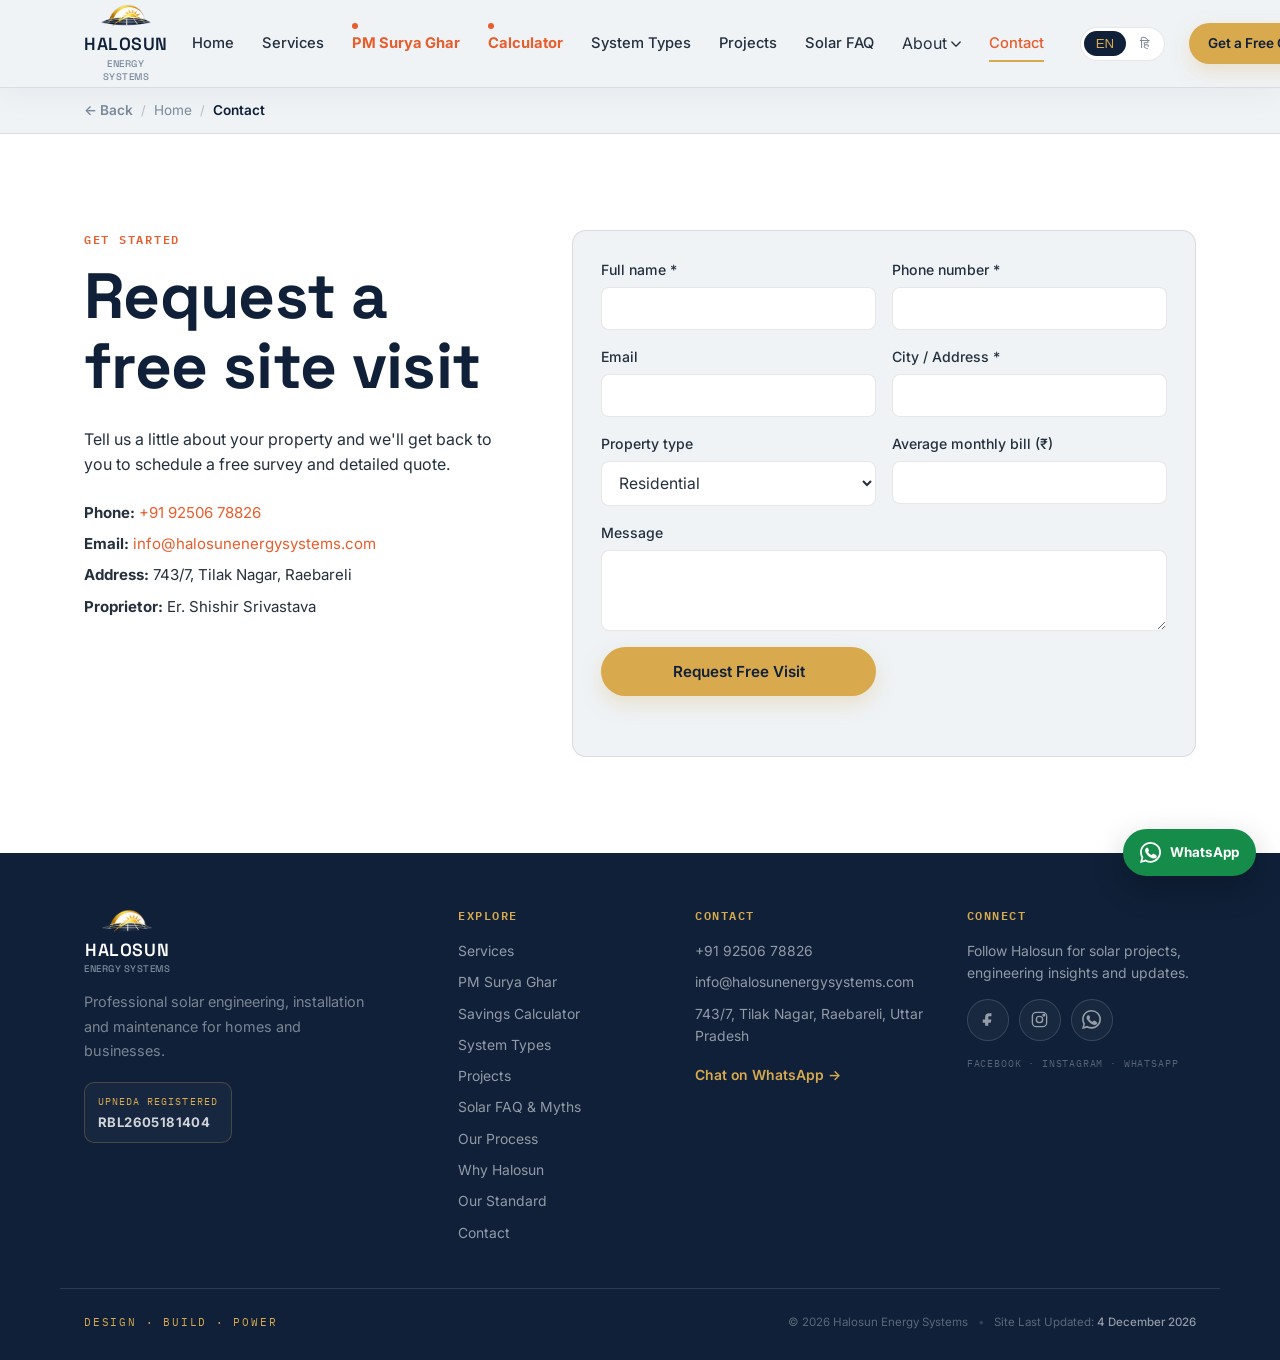
<file: contact.html>
<!DOCTYPE html>
<html lang="en">
<head>
 <!-- Google tag (gtag.js) -->
<script async src="https://www.googletagmanager.com/gtag/js?id=G-6843K863Q5"></script>
<script>
  window.dataLayer = window.dataLayer || [];
  function gtag(){dataLayer.push(arguments);}
  gtag('js', new Date());

  gtag('config', 'G-6843K863Q5');
</script> 
<meta charset="UTF-8">
<meta name="viewport" content="width=device-width, initial-scale=1.0">
<title>Contact Halosun Energy Systems - Raebareli, UP</title>
<meta name="description" content="Request a free site visit or quote. Call +91 92506 78826 or WhatsApp us. Based in Tilak Nagar, Raebareli.">
<link rel="icon" href="assets/logo-favicon.svg" type="image/svg+xml">
<link rel="preconnect" href="https://fonts.googleapis.com">
<link rel="preconnect" href="https://fonts.gstatic.com" crossorigin>
<link href="https://fonts.googleapis.com/css2?family=Space+Grotesk:wght@400;500;600;700&family=Inter:wght@400;500;600&family=IBM+Plex+Mono:wght@500;600&display=swap" rel="stylesheet">
<link rel="stylesheet" href="css/styles.css">
<link rel="stylesheet" href="css/features.css">
<link rel="stylesheet" href="css/back-to-top.css">
<link rel="stylesheet" href="css/nav-align-fix.css">

<link rel="canonical" href="https://halosunenergysystems.com/contact.html">

<!-- Open Graph / Facebook / WhatsApp link previews -->
<meta property="og:type" content="website">
<meta property="og:site_name" content="Halosun Energy Systems">
<meta property="og:url" content="https://halosunenergysystems.com/contact.html">
<meta property="og:title" content="Contact Halosun Energy Systems - Raebareli, UP">
<meta property="og:description" content="Request a free site visit or quote. Call +91 92506 78826 or WhatsApp us. Based in Tilak Nagar, Raebareli.">
<meta property="og:image" content="https://halosunenergysystems.com/assets/logo-hero.png">
<meta property="og:locale" content="en_IN">

<!-- Twitter Card -->
<meta name="twitter:card" content="summary_large_image">
<meta name="twitter:title" content="Contact Halosun Energy Systems - Raebareli, UP">
<meta name="twitter:description" content="Request a free site visit or quote. Call +91 92506 78826 or WhatsApp us. Based in Tilak Nagar, Raebareli.">
<meta name="twitter:image" content="https://halosunenergysystems.com/assets/logo-hero.png">

<script type="application/ld+json">
{
  "@context": "https://schema.org",
  "@type": "HomeAndConstructionBusiness",
  "name": "Halosun Energy Systems",
  "image": "https://halosunenergysystems.com/assets/logo-hero.png",
  "url": "https://halosunenergysystems.com",
  "telephone": "+91-92506-78826",
  "priceRange": "$$",
  "address": {
    "@type": "PostalAddress",
    "streetAddress": "743/7, Tilak Nagar",
    "addressLocality": "Raebareli",
    "addressRegion": "Uttar Pradesh",
    "addressCountry": "IN"
  },
  "areaServed": [
    { "@type": "City", "name": "Raebareli" },
    { "@type": "City", "name": "Lucknow" },
    { "@type": "City", "name": "Unnao" },
    { "@type": "City", "name": "Amethi" },
    { "@type": "City", "name": "Sultanpur" },
    { "@type": "City", "name": "Pratapgarh" },
    { "@type": "City", "name": "Hardoi" },
    { "@type": "State", "name": "Uttar Pradesh" }
  ],
  "sameAs": [
    "https://www.facebook.com/profile.php?id=61590382589778",
    "https://www.instagram.com/halosunenergysystems/"
  ],
  "description": "Halosun Energy Systems designs, builds and maintains rooftop and commercial solar power plants for homes and businesses in Uttar Pradesh."
}
</script>

<script type="application/ld+json">
{
  "@context": "https://schema.org",
  "@type": "BreadcrumbList",
  "itemListElement": [
    { "@type": "ListItem", "position": 1, "name": "Home", "item": "https://halosunenergysystems.com/" },
    { "@type": "ListItem", "position": 2, "name": "Contact", "item": "https://halosunenergysystems.com/contact.html" }
  ]
}
</script>
</head>
<body>
<!-- ============ HEADER ============ -->
<header class="site-header">
  <div class="wrap header-row">
    <a href="/" class="logo">
       <img class="logo-mark" src="assets/logo-header-footer.png" alt="Halosun Energy Systems">
      <span>Halosun <em>Energy Systems</em></span>
    </a>
    <nav class="main-nav" id="main-nav">
      <a href="/" data-i18n="nav-home">Home</a>
      <a href="services.html" data-i18n="nav-services">Services</a>
      <a href="pm-suryaghar.html" class="nav-highlight" data-i18n="nav-pm-suryaghar">PM Surya Ghar</a>
      <a href="calculator.html" class="nav-highlight" data-i18n="nav-calculator">Calculator</a>
      <a href="solar-system-types.html" data-i18n="nav-systypes">System Types</a>
      <a href="gallery.html" data-i18n="nav-projects">Projects</a>
      <a href="faq.html" data-i18n="nav-faq">Solar FAQ</a>
      <div class="nav-dropdown" data-nav-dropdown>
        <button type="button" class="nav-dropdown-trigger" aria-haspopup="true" aria-expanded="false">
          <span data-i18n="nav-about">About</span>
          <svg class="nav-caret" viewBox="0 0 12 8" aria-hidden="true"><path d="M1 1l5 5 5-5" stroke="currentColor" fill="none" stroke-width="1.6" stroke-linecap="round" stroke-linejoin="round"/></svg>
        </button>
        <div class="nav-dropdown-menu" role="menu">
          <a href="process.html" role="menuitem" data-i18n="nav-process">Process</a>
          <a href="why.html" role="menuitem" data-i18n="nav-why">Why Halosun</a>
          <a href="standard.html" role="menuitem" data-i18n="nav-standard">Our Standard</a>
        </div>
      </div>
      <a href="contact.html" class="active" data-i18n="nav-contact">Contact</a>
    </nav>
    <div class="lang-toggle" role="group" aria-label="Language">
      <button type="button" data-lang="en" class="active">EN</button>
      <button type="button" data-lang="hi">हि</button>
    </div>
    <a href="contact.html" class="btn btn-primary btn-small nav-cta" data-i18n="nav-cta">Get a Free Quote</a>
    <button class="nav-toggle" id="nav-toggle" aria-label="Toggle menu" aria-expanded="false">
      <span></span><span></span><span></span>
    </button>
  </div>
</header>

<main>
  <nav class="breadcrumb-bar" aria-label="Breadcrumb">
    <div class="wrap breadcrumb">
      <a href="/" class="breadcrumb-back" data-i18n="breadcrumb-back">← Back</a>
      <span class="breadcrumb-sep" aria-hidden="true">/</span>
      <a href="/" data-i18n="nav-home">Home</a>
      <span class="breadcrumb-sep" aria-hidden="true">/</span>
      <span class="breadcrumb-current" data-i18n="nav-contact">Contact</span>
    </div>
  </nav>
  <section class="section section-form">
    <div class="wrap">
      <div class="form-grid">
        <div class="form-intro">
          <p class="eyebrow" data-i18n="contact-eyebrow">Get started</p>
          <h1 data-i18n="contact-title">Request a free site visit</h1>
          <p data-i18n="contact-intro">Tell us a little about your property and we'll get back to you to schedule a free survey and detailed quote.</p>
          <div class="contact-details">
            <p><strong data-i18n="contact-label-phone">Phone:</strong> <a href="tel:+919250678826">+91 92506 78826</a></p>
            <p><strong data-i18n="contact-label-email">Email:</strong> <a href="mailto:info@halosunenergysystems.com">info@halosunenergysystems.com</a></p>
            <p><strong data-i18n="contact-label-address">Address:</strong> 743/7, 
  <span data-i18n="contact-label-Addvalue">Tilak Nagar, Raebareli</span>
</p>
<p>
  <strong data-i18n="contact-label-proprietor">Proprietor:</strong> 
  <span data-i18n="contact-label-proprietorTitle">Er.</span> 
  <span data-i18n="contact-label-proprietorName">Shishir Srivastava</span>
</p>
          </div>
        </div>

        <form id="lead-form" class="lead-form">
          <label class="field">
            <span data-i18n="form-name">Full name *</span>
            <input type="text" name="name" id="lf-name" required>
          </label>
          <label class="field">
            <span data-i18n="form-phone">Phone number *</span>
            <input type="tel" name="phone" id="lf-phone" required>
          </label>
          <label class="field">
            <span data-i18n="form-email">Email</span>
            <input type="email" name="email" id="lf-email">
          </label>
          <label class="field">
            <span data-i18n="form-city">City / Address *</span>
            <input type="text" name="city" id="lf-city" required>
          </label>
          <label class="field">
            <span data-i18n="form-property-type">Property type</span>
            <select name="propertyType" id="lf-property">
              <option value="Residential" data-i18n="field-residential">Residential</option>
              <option value="Commercial" data-i18n="field-commercial">Commercial / Industrial</option>
            </select>
          </label>
          <label class="field">
            <span data-i18n="form-bill">Average monthly bill (&#8377;)</span>
            <input type="number" name="monthlyBill" id="lf-bill" min="0">
          </label>
          <label class="field field-full">
            <span data-i18n="form-message">Message</span>
            <textarea name="message" id="lf-message" rows="3"></textarea>
          </label>
          <!-- Honeypot field to reduce spam bots -->
          <input type="text" name="company_website" id="lf-hp" class="hp-field" tabindex="-1" autocomplete="off">
          <button type="submit" class="btn btn-primary btn-full" id="lf-submit" data-i18n="form-submit">Request Free Visit</button>
          <p class="form-status" id="lf-status" role="status" aria-live="polite"></p>
        </form>
      </div>
    </div>
  </section>
</main>

<!-- ============ FOOTER ============ -->
<footer class="site-footer">
  <div class="wrap footer-grid">
    <div class="footer-brand">
      <a href="/" class="logo">
        <img class="logo-mark" src="assets/logo-header-footer.png" alt="Halosun Energy Systems">
        <span>Halosun <em>Energy Systems</em></span>
      </a>
      <p class="footer-lead" data-i18n="footer-lead">Professional solar engineering, installation and maintenance for homes and businesses.</p>
      <div class="footer-badge"><span data-i18n="footer-upneda-badge">UPNEDA Registered</span><strong>RBL2605181404</strong></div>
    </div>

    <div class="footer-col">
      <h3 data-i18n="footer-explore">Explore</h3>
      <a href="services.html" data-i18n="nav-services">Services</a>
      <a href="pm-suryaghar.html" data-i18n="nav-pm-suryaghar">PM Surya Ghar</a>
      <a href="calculator.html" data-i18n="footer-calc">Savings Calculator</a>
      <a href="solar-system-types.html" data-i18n="nav-systypes">System Types</a>
      <a href="gallery.html" data-i18n="nav-projects">Projects</a>
      <a href="faq.html" data-i18n="footer-faq-myths">Solar FAQ &amp; Myths</a>
      <a href="process.html" data-i18n="footer-process">Our Process</a>
      <a href="why.html" data-i18n="nav-why">Why Halosun</a>
      <a href="standard.html" data-i18n="nav-standard">Our Standard</a>
      <a href="contact.html" data-i18n="nav-contact">Contact</a>
    </div>

    <div class="footer-col">
      <h3 data-i18n="footer-contact">Contact</h3>
      <a href="tel:+919250678826">+91 92506 78826</a>
      <a href="mailto:info@halosunenergysystems.com">info@halosunenergysystems.com</a>
      <span>743/7, <span data-i18n="footer-contactAdd">Tilak Nagar, Raebareli, Uttar Pradesh</span></span>
      <a class="footer-wa-link" href="https://wa.me/919250678826?text=Hello%20Halosun%20Energy%20Systems%2C%20I%20would%20like%20to%20know%20more%20about%20solar." target="_blank" rel="noopener" data-i18n="footer-wa">Chat on WhatsApp →</a>
    </div>

    <div class="footer-col footer-social-col">
      <h3 data-i18n="footer-connect">Connect</h3>
      <p data-i18n="footer-connect-desc">Follow Halosun for solar projects, engineering insights and updates.</p>
      <div class="social-links" aria-label="Social media links">
        <a class="social-link" href="https://www.facebook.com/profile.php?id=61590382589778" target="_blank" rel="noopener" aria-label="Facebook" title="Facebook">
          <svg viewBox="0 0 24 24" aria-hidden="true"><path d="M14 8h3V4h-3c-3.31 0-5 1.69-5 5v3H6v4h3v4h4v-4h3l1-4h-4V9c0-.67.33-1 1-1Z"/></svg>
        </a>
        <a class="social-link" href="https://www.instagram.com/halosunenergysystems/" target="_blank" rel="noopener" aria-label="Instagram" title="Instagram">
          <svg viewBox="0 0 24 24" aria-hidden="true"><rect x="3" y="3" width="18" height="18" rx="5"/><circle cx="12" cy="12" r="4"/><circle cx="17.4" cy="6.6" r="1"/></svg>
        </a>
        <a class="social-link social-whatsapp" href="https://wa.me/919250678826?text=Hello%20Halosun%20Energy%20Systems%2C%20I%20would%20like%20to%20know%20more%20about%20solar." target="_blank" rel="noopener" aria-label="WhatsApp" title="WhatsApp">
          <svg viewBox="0 0 24 24" aria-hidden="true"><path d="M20.5 3.5A11.8 11.8 0 0 0 12.1 0C5.5 0 .1 5.3.1 11.9c0 2.1.6 4.1 1.6 5.9L0 24l6.4-1.7a12 12 0 0 0 5.7 1.4h.1c6.5 0 11.8-5.3 11.8-11.9 0-3.1-1.2-6.1-3.5-8.3ZM12.1 21.6h-.1c-1.8 0-3.5-.5-5-1.4l-.4-.2-3.8 1 1-3.7-.2-.4a9.7 9.7 0 0 1-1.5-5.2c0-5.4 4.4-9.8 9.9-9.8 2.6 0 5.1 1 7 2.9 1.9 1.9 2.9 4.3 2.9 7 0 5.4-4.4 9.8-9.8 9.8Zm5.4-7.3c-.3-.1-1.8-.9-2.1-1-.3-.1-.5-.1-.7.2-.2.3-.8 1-.9 1.2-.2.2-.3.2-.6.1-1.6-.8-2.7-1.4-3.8-3.2-.3-.5.3-.5.8-1.6.1-.2.1-.4 0-.6-.1-.1-.7-1.7-1-2.3-.3-.6-.5-.5-.7-.5h-.6c-.2 0-.6.1-.9.4-.3.3-1.2 1.1-1.2 2.7s1.2 3.1 1.3 3.3c.2.2 2.3 3.5 5.6 4.9.8.4 1.5.6 2 .7.8.3 1.6.2 2.2.1.7-.1 1.8-.7 2-1.4.3-.7.3-1.3.2-1.4-.1-.2-.3-.2-.6-.4Z"/></svg>
        </a>
      </div>
      <span class="social-note">Facebook · Instagram · WhatsApp</span>
    </div>
  </div>

  <div class="wrap footer-bottom">
    <p class="footer-tagline" data-i18n="footer-tagline">Design <span>·</span> Build <span>·</span> Power</p>
    <div class="footer-meta">
      <span>© <span id="year"></span> Halosun Energy Systems</span>
      <span class="meta-dot">•</span>
      <span>Site Last Updated: <strong id="last-updated">22 August 2026</strong></span>
    </div>
  </div>
</footer>

<a class="floating-whatsapp" href="https://wa.me/919250678826?text=Hello%20Halosun%20Energy%20Systems%2C%20I%20would%20like%20to%20know%20more%20about%20solar." target="_blank" rel="noopener" aria-label="Chat with Halosun Energy Systems on WhatsApp" title="Chat on WhatsApp">
  <svg viewBox="0 0 24 24" aria-hidden="true"><path d="M20.5 3.5A11.8 11.8 0 0 0 12.1 0C5.5 0 .1 5.3.1 11.9c0 2.1.6 4.1 1.6 5.9L0 24l6.4-1.7a12 12 0 0 0 5.7 1.4h.1c6.5 0 11.8-5.3 11.8-11.9 0-3.1-1.2-6.1-3.5-8.3ZM12.1 21.6h-.1c-1.8 0-3.5-.5-5-1.4l-.4-.2-3.8 1 1-3.7-.2-.4a9.7 9.7 0 0 1-1.5-5.2c0-5.4 4.4-9.8 9.9-9.8 2.6 0 5.1 1 7 2.9 1.9 1.9 2.9 4.3 2.9 7 0 5.4-4.4 9.8-9.8 9.8Zm5.4-7.3c-.3-.1-1.8-.9-2.1-1-.3-.1-.5-.1-.7.2-.2.3-.8 1-.9 1.2-.2.2-.3.2-.6.1-1.6-.8-2.7-1.4-3.8-3.2-.3-.5.3-.5.8-1.6.1-.2.1-.4 0-.6-.1-.1-.7-1.7-1-2.3-.3-.6-.5-.5-.7-.5h-.6c-.2 0-.6.1-.9.4-.3.3-1.2 1.1-1.2 2.7s1.2 3.1 1.3 3.3c.2.2 2.3 3.5 5.6 4.9.8.4 1.5.6 2 .7.8.3 1.6.2 2.2.1.7-.1 1.8-.7 2-1.4.3-.7.3-1.3.2-1.4-.1-.2-.3-.2-.6-.4Z"/></svg>
  <span>WhatsApp</span>
</a>
<script src="js/form.js"></script>
<button type="button" id="backToTop" class="back-to-top" aria-label="Back to top" title="Back to top" data-i18n-title="backtotop-label" data-i18n-aria="backtotop-label">
  <svg viewBox="0 0 24 24" aria-hidden="true"><path d="M12 4l7 7h-4.2v9h-5.6v-9H5l7-7Z"/></svg>
  <span class="visually-hidden" data-i18n="backtotop-label">Back to top</span>
</button>
<script src="js/back-to-top.js"></script>
<script src="js/i18n.js"></script>
<script src="js/main.js"></script>
<script src="js/nav-dropdown.js"></script>
</body>
</html>
</file>
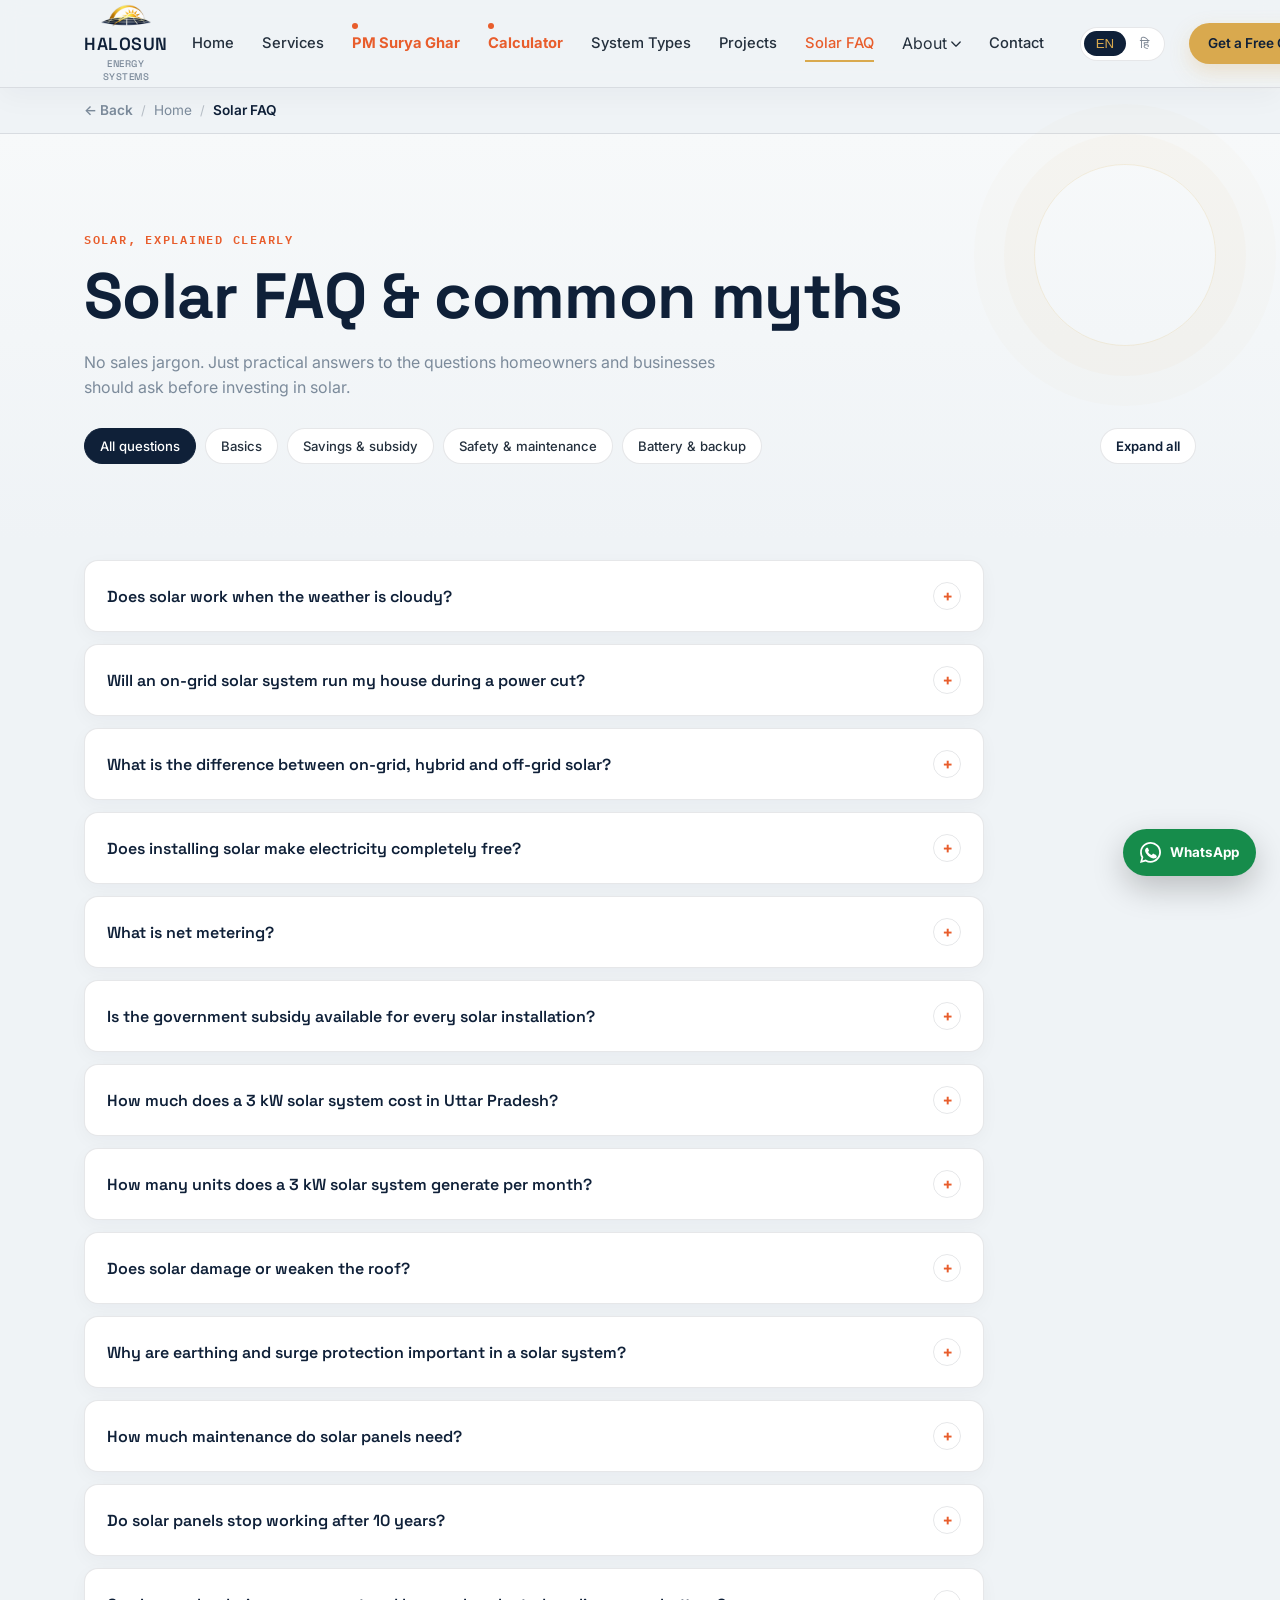
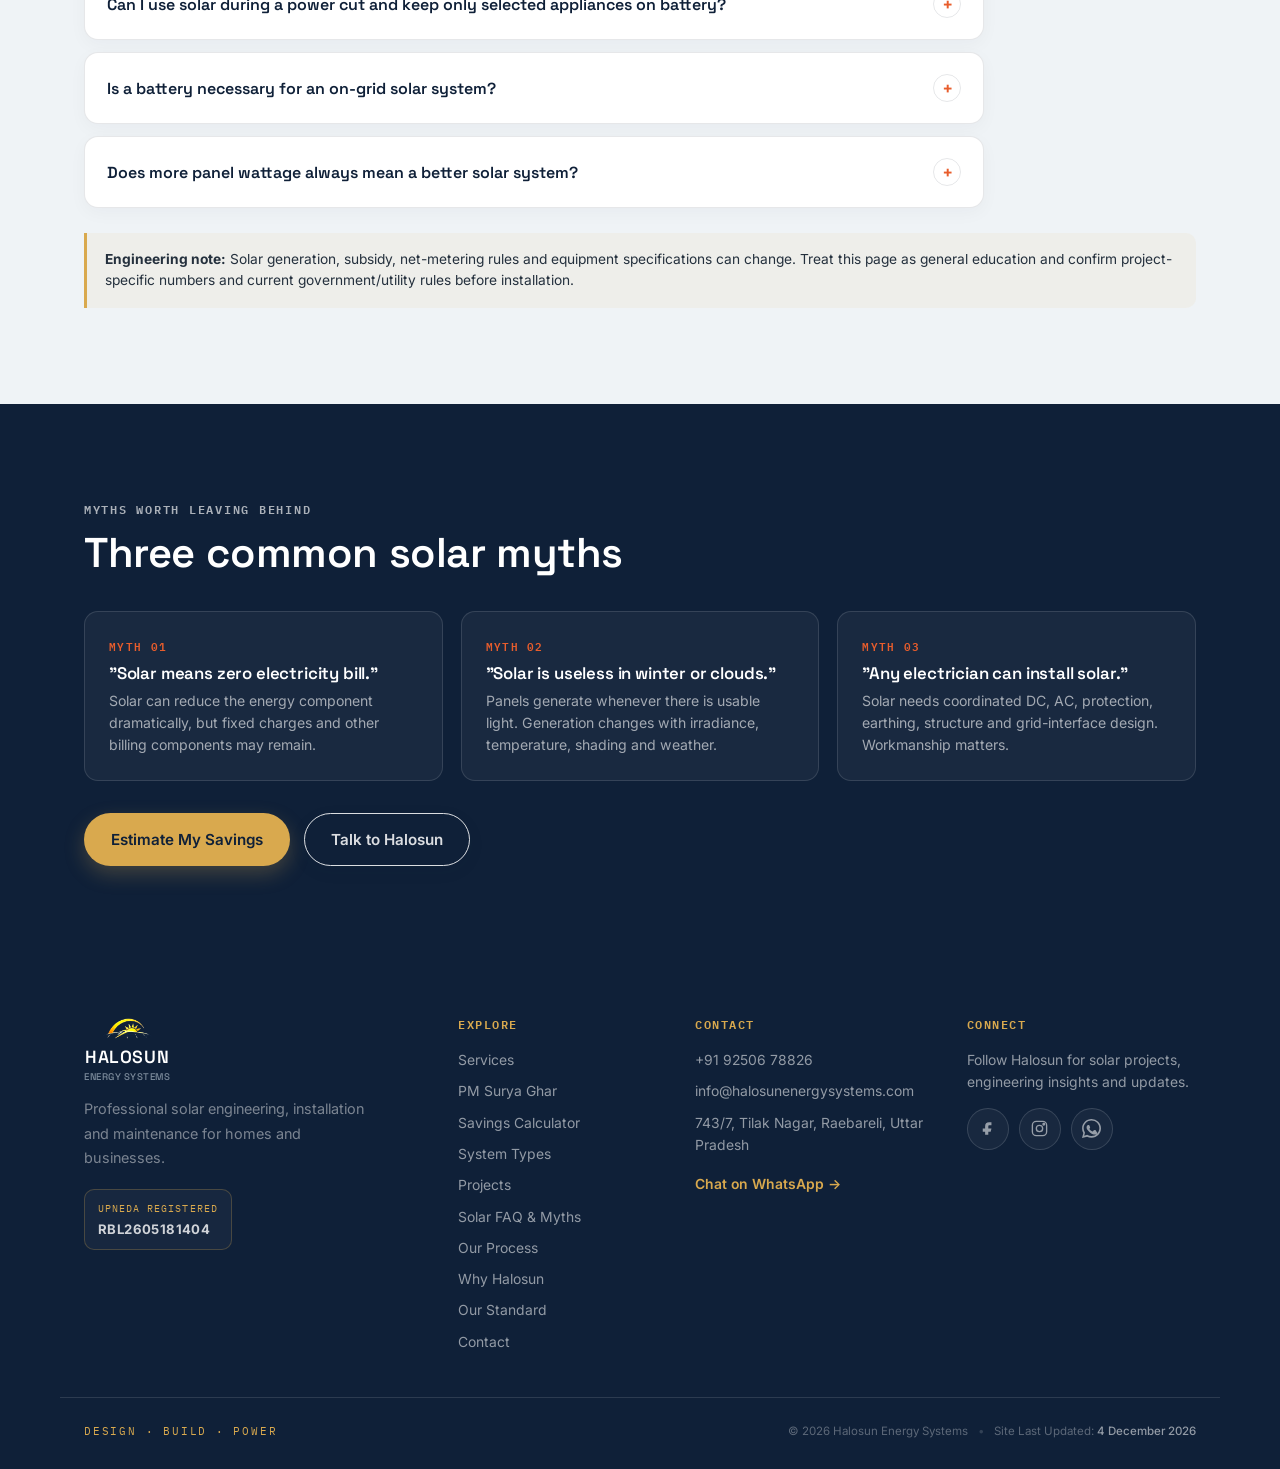
<file: faq.html>
<!DOCTYPE html>
<html lang="en">
<head>
  <!-- Google tag (gtag.js) -->
<script async src="https://www.googletagmanager.com/gtag/js?id=G-6843K863Q5"></script>
<script>
  window.dataLayer = window.dataLayer || [];
  function gtag(){dataLayer.push(arguments);}
  gtag('js', new Date());

  gtag('config', 'G-6843K863Q5');
</script>
<meta charset="UTF-8">
<meta name="viewport" content="width=device-width, initial-scale=1.0">
<title>Solar FAQ: Net Metering, Subsidy & Maintenance | Halosun</title>
<meta name="description" content="Answers to real questions on net metering, PM Surya Ghar subsidy, batteries, power cuts, roof safety and solar maintenance.">
<link rel="icon" href="assets/favicon.svg" type="image/svg+xml">
<link rel="preconnect" href="https://fonts.googleapis.com">
<link rel="preconnect" href="https://fonts.gstatic.com" crossorigin>
<link href="https://fonts.googleapis.com/css2?family=Space+Grotesk:wght@400;500;600;700&family=Inter:wght@400;500;600&family=IBM+Plex+Mono:wght@500;600&display=swap" rel="stylesheet">
<link rel="stylesheet" href="css/styles.css">
<link rel="stylesheet" href="css/features.css">   
<link rel="stylesheet" href="css/back-to-top.css">
<link rel="stylesheet" href="css/nav-align-fix.css">

<link rel="canonical" href="https://halosunenergysystems.com/faq.html">

<!-- Open Graph / Facebook / WhatsApp link previews -->
<meta property="og:type" content="website">
<meta property="og:site_name" content="Halosun Energy Systems">
<meta property="og:url" content="https://halosunenergysystems.com/faq.html">
<meta property="og:title" content="Solar FAQ: Net Metering, Subsidy & Maintenance | Halosun">
<meta property="og:description" content="Answers to real questions on net metering, PM Surya Ghar subsidy, batteries, power cuts, roof safety and solar maintenance.">
<meta property="og:image" content="https://halosunenergysystems.com/assets/logo-hero.png">
<meta property="og:locale" content="en_IN">

<!-- Twitter Card -->
<meta name="twitter:card" content="summary_large_image">
<meta name="twitter:title" content="Solar FAQ: Net Metering, Subsidy & Maintenance | Halosun">
<meta name="twitter:description" content="Answers to real questions on net metering, PM Surya Ghar subsidy, batteries, power cuts, roof safety and solar maintenance.">
<meta name="twitter:image" content="https://halosunenergysystems.com/assets/logo-hero.png">
<script type="application/ld+json">
{
  "@context": "https://schema.org",
  "@type": "BreadcrumbList",
  "itemListElement": [
    { "@type": "ListItem", "position": 1, "name": "Home", "item": "https://halosunenergysystems.com/" },
    { "@type": "ListItem", "position": 2, "name": "Solar FAQ", "item": "https://halosunenergysystems.com/faq.html" }
  ]
}
</script>
<script type="application/ld+json">
{
  "@context": "https://schema.org",
  "@type": "FAQPage",
  "mainEntity": [
    {
      "@type": "Question",
      "name": "Does solar work when the weather is cloudy?",
      "acceptedAnswer": {
        "@type": "Answer",
        "text": "Yes. Solar panels still produce electricity from diffuse sunlight on cloudy days, although output is lower than on a clear day. A properly designed system is sized using realistic local generation assumptions rather than assuming bright sunshine every day."
      }
    },
    {
      "@type": "Question",
      "name": "Will an on-grid solar system run my house during a power cut?",
      "acceptedAnswer": {
        "@type": "Answer",
        "text": "Normally, no. A standard grid-tied inverter shuts down during a grid outage for electrical safety and anti-islanding protection. If backup during outages is important, a suitable hybrid inverter and battery-backed backup circuit must be designed into the system."
      }
    },
    {
      "@type": "Question",
      "name": "What is the difference between on-grid, hybrid and off-grid solar?",
      "acceptedAnswer": {
        "@type": "Answer",
        "text": "On-grid: connected to the utility grid and generally the most economical for bill reduction. Hybrid: grid + solar + battery, allowing selected or designed loads to receive backup. Off-grid: designed around batteries and solar without relying on the utility grid, requiring careful load and storage sizing."
      }
    },
    {
      "@type": "Question",
      "name": "Does installing solar make electricity completely free?",
      "acceptedAnswer": {
        "@type": "Answer",
        "text": "No. Solar can substantially reduce energy charges, but the final electricity bill can still contain fixed charges, minimum charges, taxes or other utility components. Savings depend on system size, generation, tariff, self-consumption and the applicable net-metering rules."
      }
    },
    {
      "@type": "Question",
      "name": "What is net metering?",
      "acceptedAnswer": {
        "@type": "Answer",
        "text": "Net metering allows eligible grid-connected consumers to export surplus electricity to the distribution network and receive the applicable billing credit or adjustment under the prevailing utility rules. The exact process, limits and settlement mechanism depend on the consumer category and current regulations."
      }
    },
  
    {
      "@type": "Question",
      "name": "Is the government subsidy available for every solar installation?",
      "acceptedAnswer": {
        "@type": "Answer",
        "text": "Subsidy eligibility depends on the applicable scheme, consumer category, installation type and the rules in force when the application is processed. Residential rooftop systems under the relevant government programme may qualify, while commercial and industrial systems are generally treated differently. Always verify the current official eligibility and rates before making a financial decision."
      }
    },
    {
      "@type": "Question",
      "name": "How much does a 3 kW solar system cost in Uttar Pradesh?",
      "acceptedAnswer": {
        "@type": "Answer",
        "text": "For a good-quality 3 kW on-grid residential system in Uttar Pradesh, the typical project cost before subsidy falls roughly in the ₹1.65–1.95 lakh range, depending on module technology, inverter brand, mounting structure and site conditions. After the PM Surya Ghar central subsidy (up to ₹78,000 for an eligible 3 kW residential system) and the applicable UPNEDA state subsidy, the amount payable is significantly lower. These are indicative market ranges, not a quotation."
      }
    },
    {
      "@type": "Question",
      "name": "How many units does a 3 kW solar system generate per month?",
      "acceptedAnswer": {
        "@type": "Answer",
        "text": "As a planning estimate, a well-installed 3 kW system in Uttar Pradesh generates roughly 3.5–4.5 units per kW per day, working out to approximately 320–400 units a month (around 4,000–4,800 units a year) under typical conditions. Actual generation depends on orientation, tilt, shading, panel quality and local weather."
      }
    },
    {
      "@type": "Question",
      "name": "Does solar damage or weaken the roof?",
      "acceptedAnswer": {
        "@type": "Answer",
        "text": "A properly engineered rooftop installation should not compromise a sound roof. Mounting method, structural condition, waterproofing, fasteners, ballast and cable routing all matter. The installation should be planned for the actual roof rather than simply drilling wherever convenient."
      }
    },
    {
      "@type": "Question",
      "name": "Why are earthing and surge protection important in a solar system?",
      "acceptedAnswer": {
        "@type": "Answer",
        "text": "Solar equipment is exposed on a roof and is connected to long outdoor cable runs. Proper protective earthing, bonding and appropriately selected surge protective devices help manage fault currents and transient overvoltages. Lightning protection, where required, should be designed as a coordinated system rather than improvised by connecting random conductors together."
      }
    },
    {
      "@type": "Question",
      "name": "How much maintenance do solar panels need?",
      "acceptedAnswer": {
        "@type": "Answer",
        "text": "Solar is relatively low-maintenance, but it is not maintenance-free. Periodic cleaning may be required depending on dust and local conditions, while inspections should cover module condition, mounting hardware, cable routes, connectors, inverter alarms, protection devices and generation performance."
      }
    },
    {
      "@type": "Question",
      "name": "Do solar panels stop working after 10 years?",
      "acceptedAnswer": {
        "@type": "Answer",
        "text": "No. Good-quality modules are designed for long service lives and normally continue producing electricity for decades, although output gradually degrades over time. The exact warranty and degradation guarantee depend on the module manufacturer and product."
      }
    },
    {
      "@type": "Question",
      "name": "Can I use solar during a power cut and keep only selected appliances on battery?",
      "acceptedAnswer": {
        "@type": "Answer",
        "text": "Yes, with a correctly designed hybrid/backup system. A backup distribution board can supply selected essential circuits from the inverter's backup output, while non-essential loads remain on the normal supply. The inverter, battery, changeover/protection and wiring must be designed for the intended loads."
      }
    },
    {
      "@type": "Question",
      "name": "Is a battery necessary for an on-grid solar system?",
      "acceptedAnswer": {
        "@type": "Answer",
        "text": "Not necessarily. An on-grid system can operate without batteries and use the grid for supply when solar generation is insufficient. Batteries add backup capability and can shift energy to later hours, but they also add cost, complexity and a component with its own service life."
      }
    },
    {
      "@type": "Question",
      "name": "Does more panel wattage always mean a better solar system?",
      "acceptedAnswer": {
        "@type": "Answer",
        "text": "Not by itself. System quality depends on module performance, inverter selection, string design, shading, structure, cable sizing, protection, earthing, installation workmanship and how well the plant matches the consumer's load. A larger nameplate can be a poor investment if the design is wrong."
      }
    }
  ]
}
</script>
</head>
<body>
<header class="site-header">
  <div class="wrap header-row">
    <a href="/" class="logo">
       <img class="logo-mark" src="assets/logo-header-footer.png" alt="Halosun Energy Systems">
      <span>Halosun <em>Energy Systems</em></span>
    </a>
    <nav class="main-nav" id="main-nav">
      <a href="/" data-i18n="nav-home">Home</a>
      <a href="services.html" data-i18n="nav-services">Services</a>
      <a href="pm-suryaghar.html" class="nav-highlight" data-i18n="nav-pm-suryaghar">PM Surya Ghar</a>
      <a href="calculator.html" class="nav-highlight" data-i18n="nav-calculator">Calculator</a>
      <a href="solar-system-types.html" data-i18n="nav-systypes">System Types</a>
      <a href="gallery.html" data-i18n="nav-projects">Projects</a>
      <a href="faq.html" class="active" data-i18n="nav-faq">Solar FAQ</a>
      <div class="nav-dropdown" data-nav-dropdown>
        <button type="button" class="nav-dropdown-trigger" aria-haspopup="true" aria-expanded="false">
          <span data-i18n="nav-about">About</span>
          <svg class="nav-caret" viewBox="0 0 12 8" aria-hidden="true"><path d="M1 1l5 5 5-5" stroke="currentColor" fill="none" stroke-width="1.6" stroke-linecap="round" stroke-linejoin="round"/></svg>
        </button>
        <div class="nav-dropdown-menu" role="menu">
          <a href="process.html" role="menuitem" data-i18n="nav-process">Process</a>
          <a href="why.html" role="menuitem" data-i18n="nav-why">Why Halosun</a>
          <a href="standard.html" role="menuitem" data-i18n="nav-standard">Our Standard</a>
        </div>
      </div>
      <a href="contact.html" data-i18n="nav-contact">Contact</a>
    </nav>
    <div class="lang-toggle" role="group" aria-label="Language">
      <button type="button" data-lang="en" class="active">EN</button>
      <button type="button" data-lang="hi">हि</button>
    </div>
    <a href="contact.html" class="btn btn-primary btn-small nav-cta" data-i18n="nav-cta">Get a Free Quote</a>
    <button class="nav-toggle" id="nav-toggle" aria-label="Toggle menu" aria-expanded="false"><span></span><span></span><span></span></button>
  </div>
</header>

<main>
  <nav class="breadcrumb-bar" aria-label="Breadcrumb">
    <div class="wrap breadcrumb">
      <a href="/" class="breadcrumb-back" data-i18n="breadcrumb-back">← Back</a>
      <span class="breadcrumb-sep" aria-hidden="true">/</span>
      <a href="/" data-i18n="nav-home">Home</a>
      <span class="breadcrumb-sep" aria-hidden="true">/</span>
      <span class="breadcrumb-current" data-i18n="nav-faq">Solar FAQ</span>
    </div>
  </nav>
<section class="section page-hero">
  <div class="wrap faq-intro">
    <p class="eyebrow" data-i18n="faq-page-eyebrow">Solar, explained clearly</p>
    <h1 data-i18n="faq-page-title">Solar FAQ &amp; common myths</h1>
    <p class="section-sub" data-i18n="faq-page-sub">No sales jargon. Just practical answers to the questions homeowners and businesses should ask before investing in solar.</p>
    <div class="faq-filter" aria-label="FAQ categories">
      <button class="faq-chip active" data-filter="all" data-i18n="faq-filter-all">All questions</button>
      <button class="faq-chip" data-filter="basics" data-i18n="faq-filter-basics">Basics</button>
      <button class="faq-chip" data-filter="money" data-i18n="faq-filter-money">Savings &amp; subsidy</button>
      <button class="faq-chip" data-filter="safety" data-i18n="faq-filter-safety">Safety &amp; maintenance</button>
      <button class="faq-chip" data-filter="battery" data-i18n="faq-filter-battery">Battery &amp; backup</button>
      <button type="button" class="faq-toggle-all" id="faq-toggle-all" aria-expanded="false">
        <span class="faq-toggle-label faq-toggle-expand" data-i18n="faq-expand-all">Expand all</span>
        <span class="faq-toggle-label faq-toggle-collapse" data-i18n="faq-collapse-all">Collapse all</span>
      </button>
    </div>
  </div>
</section>

<section class="section" style="padding-top:20px;">
  <div class="wrap">
    <div class="faq-list">

      <article class="faq-item" data-category="basics">
        <button class="faq-question" aria-expanded="false"><span data-i18n="faq-q1-q">Does solar work when the weather is cloudy?</span><span class="faq-icon">+</span></button>
        <div class="faq-answer"><div class="faq-answer-inner" data-i18n="faq-q1-a">Yes. Solar panels still produce electricity from diffuse sunlight on cloudy days, although output is lower than on a clear day. A properly designed system is sized using realistic local generation assumptions rather than assuming bright sunshine every day.</div></div>
      </article>

      <article class="faq-item" data-category="basics">
        <button class="faq-question" aria-expanded="false"><span data-i18n="faq-q2-q">Will an on-grid solar system run my house during a power cut?</span><span class="faq-icon">+</span></button>
        <div class="faq-answer"><div class="faq-answer-inner" data-i18n="faq-q2-a">Normally, no. A standard grid-tied inverter shuts down during a grid outage for electrical safety and anti-islanding protection. If backup during outages is important, a suitable hybrid inverter and battery-backed backup circuit must be designed into the system.</div></div>
      </article>

      <article class="faq-item" data-category="basics">
        <button class="faq-question" aria-expanded="false"><span data-i18n="faq-q3-q">What is the difference between on-grid, hybrid and off-grid solar?</span><span class="faq-icon">+</span></button>
        <div class="faq-answer"><div class="faq-answer-inner"><strong data-i18n="faq-q3-a-b1">On-grid:</strong> <span data-i18n="faq-q3-a-t1">connected to the utility grid and generally the most economical for bill reduction.</span> <strong data-i18n="faq-q3-a-b2">Hybrid:</strong> <span data-i18n="faq-q3-a-t2">grid + solar + battery, allowing selected or designed loads to receive backup.</span> <strong data-i18n="faq-q3-a-b3">Off-grid:</strong> <span data-i18n="faq-q3-a-t3">designed around batteries and solar without relying on the utility grid, requiring careful load and storage sizing.</span></div></div>
      </article>

      <article class="faq-item" data-category="money">
        <button class="faq-question" aria-expanded="false"><span data-i18n="faq-q4-q">Does installing solar make electricity completely free?</span><span class="faq-icon">+</span></button>
        <div class="faq-answer"><div class="faq-answer-inner" data-i18n="faq-q4-a">No. Solar can substantially reduce energy charges, but the final electricity bill can still contain fixed charges, minimum charges, taxes or other utility components. Savings depend on system size, generation, tariff, self-consumption and the applicable net-metering rules.</div></div>
      </article>

      <article class="faq-item" data-category="money">
        <button class="faq-question" aria-expanded="false"><span data-i18n="faq-q5-q">What is net metering?</span><span class="faq-icon">+</span></button>
        <div class="faq-answer"><div class="faq-answer-inner" data-i18n="faq-q5-a">Net metering allows eligible grid-connected consumers to export surplus electricity to the distribution network and receive the applicable billing credit or adjustment under the prevailing utility rules. The exact process, limits and settlement mechanism depend on the consumer category and current regulations.</div></div>
      </article>

      <article class="faq-item" data-category="money">
        <button class="faq-question" aria-expanded="false"><span data-i18n="faq-q7-q">Is the government subsidy available for every solar installation?</span><span class="faq-icon">+</span></button>
        <div class="faq-answer"><div class="faq-answer-inner" data-i18n="faq-q7-a">Subsidy eligibility depends on the applicable scheme, consumer category, installation type and the rules in force when the application is processed. Residential rooftop systems under the relevant government programme may qualify, while commercial and industrial systems are generally treated differently. Always verify the current official eligibility and rates before making a financial decision.</div></div>
      </article>

      <article class="faq-item" data-category="money">
        <button class="faq-question" aria-expanded="false"><span data-i18n="faq-q15-q">How much does a 3 kW solar system cost in Uttar Pradesh?</span><span class="faq-icon">+</span></button>
        <div class="faq-answer"><div class="faq-answer-inner" data-i18n="faq-q15-a">For a good-quality 3 kW on-grid residential system in Uttar Pradesh, the typical project cost before subsidy falls roughly in the ₹1.65–1.95 lakh range, depending on module technology, inverter brand, mounting structure and site conditions. After the PM Surya Ghar central subsidy (up to ₹78,000 for an eligible 3 kW residential system) and the applicable UPNEDA state subsidy, the amount payable is significantly lower. These are indicative market ranges, not a quotation - use Halosun's Savings Calculator for a number based on your own bill, or request a free site visit for a written quote.</div></div>
      </article>

      <article class="faq-item" data-category="money">
        <button class="faq-question" aria-expanded="false"><span data-i18n="faq-q16-q">How many units does a 3 kW solar system generate per month?</span><span class="faq-icon">+</span></button>
        <div class="faq-answer"><div class="faq-answer-inner" data-i18n="faq-q16-a">As a planning estimate, a well-installed 3 kW system in Uttar Pradesh generates roughly 3.5–4.5 units per kW per day, working out to approximately 320–400 units a month (around 4,000–4,800 units a year) under typical conditions. Actual generation depends on orientation, tilt, shading, panel quality and local weather, so treat this as a planning range rather than a guarantee - Halosun's Savings Calculator gives a more specific estimate based on your bill.</div></div>
      </article>

      <article class="faq-item" data-category="safety">
        <button class="faq-question" aria-expanded="false"><span data-i18n="faq-q8-q">Does solar damage or weaken the roof?</span><span class="faq-icon">+</span></button>
        <div class="faq-answer"><div class="faq-answer-inner" data-i18n="faq-q8-a">A properly engineered rooftop installation should not compromise a sound roof. Mounting method, structural condition, waterproofing, fasteners, ballast and cable routing all matter. The installation should be planned for the actual roof rather than simply drilling wherever convenient.</div></div>
      </article>

      <article class="faq-item" data-category="safety">
        <button class="faq-question" aria-expanded="false"><span data-i18n="faq-q9-q">Why are earthing and surge protection important in a solar system?</span><span class="faq-icon">+</span></button>
        <div class="faq-answer"><div class="faq-answer-inner" data-i18n="faq-q9-a">Solar equipment is exposed on a roof and is connected to long outdoor cable runs. Proper protective earthing, bonding and appropriately selected surge protective devices help manage fault currents and transient overvoltages. Lightning protection, where required, should be designed as a coordinated system rather than improvised by connecting random conductors together.</div></div>
      </article>

      <article class="faq-item" data-category="safety">
        <button class="faq-question" aria-expanded="false"><span data-i18n="faq-q10-q">How much maintenance do solar panels need?</span><span class="faq-icon">+</span></button>
        <div class="faq-answer"><div class="faq-answer-inner" data-i18n="faq-q10-a">Solar is relatively low-maintenance, but it is not maintenance-free. Periodic cleaning may be required depending on dust and local conditions, while inspections should cover module condition, mounting hardware, cable routes, connectors, inverter alarms, protection devices and generation performance.</div></div>
      </article>

      <article class="faq-item" data-category="basics">
        <button class="faq-question" aria-expanded="false"><span data-i18n="faq-q11-q">Do solar panels stop working after 10 years?</span><span class="faq-icon">+</span></button>
        <div class="faq-answer"><div class="faq-answer-inner" data-i18n="faq-q11-a">No. Good-quality modules are designed for long service lives and normally continue producing electricity for decades, although output gradually degrades over time. The exact warranty and degradation guarantee depend on the module manufacturer and product.</div></div>
      </article>

      <article class="faq-item" data-category="battery">
        <button class="faq-question" aria-expanded="false"><span data-i18n="faq-q12-q">Can I use solar during a power cut and keep only selected appliances on battery?</span><span class="faq-icon">+</span></button>
        <div class="faq-answer"><div class="faq-answer-inner" data-i18n="faq-q12-a">Yes, with a correctly designed hybrid/backup system. A backup distribution board can supply selected essential circuits from the inverter's backup output, while non-essential loads remain on the normal supply. The inverter, battery, changeover/protection and wiring must be designed for the intended loads.</div></div>
      </article>

      <article class="faq-item" data-category="battery">
        <button class="faq-question" aria-expanded="false"><span data-i18n="faq-q13-q">Is a battery necessary for an on-grid solar system?</span><span class="faq-icon">+</span></button>
        <div class="faq-answer"><div class="faq-answer-inner" data-i18n="faq-q13-a">Not necessarily. An on-grid system can operate without batteries and use the grid for supply when solar generation is insufficient. Batteries add backup capability and can shift energy to later hours, but they also add cost, complexity and a component with its own service life.</div></div>
      </article>

      <article class="faq-item" data-category="safety">
        <button class="faq-question" aria-expanded="false"><span data-i18n="faq-q14-q">Does more panel wattage always mean a better solar system?</span><span class="faq-icon">+</span></button>
        <div class="faq-answer"><div class="faq-answer-inner" data-i18n="faq-q14-a">Not by itself. System quality depends on module performance, inverter selection, string design, shading, structure, cable sizing, protection, earthing, installation workmanship and how well the plant matches the consumer's load. A larger nameplate can be a poor investment if the design is wrong.</div></div>
      </article>

    </div>

    <div class="faq-note"><strong data-i18n="faq-note-label">Engineering note:</strong> <span data-i18n="faq-note-text">Solar generation, subsidy, net-metering rules and equipment specifications can change. Treat this page as general education and confirm project-specific numbers and current government/utility rules before installation.</span></div>
  </div>
</section>

<section class="section section-dark">
  <div class="wrap">
    <p class="eyebrow" data-i18n="myths-eyebrow">Myths worth leaving behind</p>
    <h2 data-i18n="myths-title">Three common solar myths</h2>
    <div class="myth-grid">
      <div class="myth-card"><div class="myth-label" data-i18n="myth-01-label">Myth 01</div><h3 data-i18n="myth-01-title">“Solar means zero electricity bill.”</h3><p data-i18n="myth-01-desc">Solar can reduce the energy component dramatically, but fixed charges and other billing components may remain.</p></div>
      <div class="myth-card"><div class="myth-label" data-i18n="myth-02-label">Myth 02</div><h3 data-i18n="myth-02-title">“Solar is useless in winter or clouds.”</h3><p data-i18n="myth-02-desc">Panels generate whenever there is usable light. Generation changes with irradiance, temperature, shading and weather.</p></div>
      <div class="myth-card"><div class="myth-label" data-i18n="myth-03-label">Myth 03</div><h3 data-i18n="myth-03-title">“Any electrician can install solar.”</h3><p data-i18n="myth-03-desc">Solar needs coordinated DC, AC, protection, earthing, structure and grid-interface design. Workmanship matters.</p></div>
    </div>
    <div class="hero-actions" style="margin-top:32px;">
      <a href="calculator.html" class="btn btn-primary" data-i18n="myth-cta-1">Estimate My Savings</a>
      <a href="contact.html" class="btn btn-ghost" data-i18n="myth-cta-2">Talk to Halosun</a>
    </div>
  </div>
</section>
</main>

<footer class="site-footer">
  <div class="wrap footer-grid">
    <div class="footer-brand">
      <a href="/" class="logo"><img class="logo-mark" src="assets/logo-mark.svg" alt="Halosun Energy Systems"><span>Halosun <em>Energy Systems</em></span></a>
      <p class="footer-lead" data-i18n="footer-lead">Professional solar engineering, installation and maintenance for homes and businesses.</p>
      <div class="footer-badge"><span data-i18n="footer-upneda-badge">UPNEDA Registered</span><strong>RBL2605181404</strong></div>
    </div>
    <div class="footer-col"><h3 data-i18n="footer-explore">Explore</h3><a href="services.html" data-i18n="nav-services">Services</a><a href="pm-suryaghar.html" data-i18n="nav-pm-suryaghar">PM Surya Ghar</a><a href="calculator.html" data-i18n="footer-calc">Savings Calculator</a><a href="solar-system-types.html" data-i18n="nav-systypes">System Types</a>
<a href="gallery.html" data-i18n="nav-projects">Projects</a><a href="faq.html" data-i18n="footer-faq-myths">Solar FAQ &amp; Myths</a><a href="process.html" data-i18n="footer-process">Our Process</a><a href="why.html" data-i18n="nav-why">Why Halosun</a><a href="standard.html" data-i18n="nav-standard">Our Standard</a><a href="contact.html" data-i18n="nav-contact">Contact</a></div>
    <div class="footer-col"><h3 data-i18n="footer-contact">Contact</h3><a href="tel:+919250678826">+91 92506 78826</a><a href="mailto:info@halosunenergysystems.com">info@halosunenergysystems.com</a><span>743/7, <span data-i18n="footer-contactAdd">Tilak Nagar, Raebareli, Uttar Pradesh</span></span><a class="footer-wa-link" href="https://wa.me/919250678826?text=Hello%20Halosun%20Energy%20Systems%2C%20I%20would%20like%20to%20know%20more%20about%20solar." target="_blank" rel="noopener" data-i18n="footer-wa">Chat on WhatsApp →</a></div>
    <div class="footer-col footer-social-col"><h3 data-i18n="footer-connect">Connect</h3><p data-i18n="footer-connect-desc">Follow Halosun for solar projects, engineering insights and updates.</p><div class="social-links" aria-label="Social media links"><a class="social-link" href="https://www.facebook.com/profile.php?id=61590382589778" target="_blank" rel="noopener" aria-label="Facebook"><svg viewBox="0 0 24 24"><path d="M14 8h3V4h-3c-3.31 0-5 1.69-5 5v3H6v4h3v4h4v-4h3l1-4h-4V9c0-.67.33-1 1-1Z"/></svg></a><a class="social-link" href="https://www.instagram.com/halosunenergysystems/" target="_blank" rel="noopener" aria-label="Instagram"><svg viewBox="0 0 24 24"><rect x="3" y="3" width="18" height="18" rx="5"/><circle cx="12" cy="12" r="4"/><circle cx="17.4" cy="6.6" r="1"/></svg></a><a class="social-link social-whatsapp" href="https://wa.me/919250678826" target="_blank" rel="noopener" aria-label="WhatsApp"><svg viewBox="0 0 24 24"><path d="M20.5 3.5A11.8 11.8 0 0 0 12.1 0C5.5 0 .1 5.3.1 11.9c0 2.1.6 4.1 1.6 5.9L0 24l6.4-1.7a12 12 0 0 0 5.7 1.4h.1c6.5 0 11.8-5.3 11.8-11.9 0-3.1-1.2-6.1-3.5-8.3ZM12.1 21.6h-.1c-1.8 0-3.5-.5-5-1.4l-.4-.2-3.8 1 1-3.7-.2-.4a9.7 9.7 0 0 1-1.5-5.2c0-5.4 4.4-9.8 9.9-9.8 2.6 0 5.1 1 7 2.9 1.9 1.9 2.9 4.3 2.9 7 0 5.4-4.4 9.8-9.8 9.8Zm5.4-7.3c-.3-.1-1.8-.9-2.1-.1-.3-.1-.5-.1-.7.2-.2.3-.8 1-.9 1.2-.2.2-.3.2-.6.1-1.6-.8-2.7-1.4-3.8-3.2-.3-.5.3-.5.8-1.6.1-.2.1-.4 0-.6-.1-.1-.7-1.7-1-2.3-.3-.6-.5-.5-.7-.5h-.6c-.2 0-.6.1-.9.4-.3.3-1.2 1.1-1.2 2.7s1.2 3.1 1.3 3.3c.2.2 2.3 3.5 5.6 4.9.8.4 1.5.6 2 .7.8.3 1.6.2 2.2.1.7-.1 1.8-.7 2-1.4.3-.7.3-1.3.2-1.4-.1-.2-.3-.2-.6-.4Z"/></svg></a></div></div>
  </div>
  <div class="wrap footer-bottom"><p class="footer-tagline" data-i18n="footer-tagline">Design <span>·</span> Build <span>·</span> Power</p><div class="footer-meta"><span>© <span id="year"></span> Halosun Energy Systems</span><span class="meta-dot">•</span><span>Site Last Updated: <strong id="last-updated">22 August 2026</strong></span></div></div>
</footer>
<a class="floating-whatsapp" href="https://wa.me/919250678826?text=Hello%20Halosun%20Energy%20Systems%2C%20I%20would%20like%20to%20know%20more%20about%20solar." target="_blank" rel="noopener" aria-label="Chat with Halosun Energy Systems on WhatsApp"><svg viewBox="0 0 24 24"><path d="M20.5 3.5A11.8 11.8 0 0 0 12.1 0C5.5 0 .1 5.3.1 11.9c0 2.1.6 4.1 1.6 5.9L0 24l6.4-1.7a12 12 0 0 0 5.7 1.4h.1c6.5 0 11.8-5.3 11.8-11.9 0-3.1-1.2-6.1-3.5-8.3ZM12.1 21.6h-.1c-1.8 0-3.5-.5-5-1.4l-.4-.2-3.8 1 1-3.7-.2-.4a9.7 9.7 0 0 1-1.5-5.2c0-5.4 4.4-9.8 9.9-9.8 2.6 0 5.1 1 7 2.9 1.9 1.9 2.9 4.3 2.9 7 0 5.4-4.4 9.8-9.8 9.8Zm5.4-7.3c-.3-.1-1.8-.9-2.1-1-.3-.1-.5-.1-.7.2-.2.3-.8 1-.9 1.2-.2.2-.3.2-.6.1-1.6-.8-2.7-1.4-3.8-3.2-.3-.5.3-.5.8-1.6.1-.2.1-.4 0-.6-.1-.1-.7-1.7-1-2.3-.3-.6-.5-.5-.7-.5h-.6c-.2 0-.6.1-.9.4-.3.3-1.2 1.1-1.2 2.7s1.2 3.1 1.3 3.3c.2.2 2.3 3.5 5.6 4.9.8.4 1.5.6 2 .7.8.3 1.6.2 2.2.1.7-.1 1.8-.7 2-1.4.3-.7.3-1.3.2-1.4-.1-.2-.3-.2-.6-.4Z"/></svg><span>WhatsApp</span></a>
<button type="button" id="backToTop" class="back-to-top" aria-label="Back to top" title="Back to top" data-i18n-title="backtotop-label" data-i18n-aria="backtotop-label">
  <svg viewBox="0 0 24 24" aria-hidden="true"><path d="M12 4l7 7h-4.2v9h-5.6v-9H5l7-7Z"/></svg>
  <span class="visually-hidden" data-i18n="backtotop-label">Back to top</span>
</button>
<script src="js/back-to-top.js"></script>
<script src="js/i18n.js"></script>
<script src="js/main.js"></script>
<script src="js/nav-dropdown.js"></script>
<script>
const faqToggleAllBtn = document.getElementById('faq-toggle-all');

function syncFaqToggleAllState() {
  if (!faqToggleAllBtn) return;
  const items = document.querySelectorAll('.faq-item');
  const allOpen = items.length > 0 && Array.from(items).every(item => item.classList.contains('open'));
  faqToggleAllBtn.classList.toggle('all-open', allOpen);
  faqToggleAllBtn.setAttribute('aria-expanded', allOpen);
}

document.querySelectorAll('.faq-question').forEach(button => {
  button.addEventListener('click', () => {
    const item = button.closest('.faq-item');
    const open = item.classList.toggle('open');
    button.setAttribute('aria-expanded', open);
    syncFaqToggleAllState();
  });
});
document.querySelectorAll('.faq-chip').forEach(chip => {
  chip.addEventListener('click', () => {
    document.querySelectorAll('.faq-chip').forEach(c => c.classList.remove('active'));
    chip.classList.add('active');
    const filter = chip.dataset.filter;
    document.querySelectorAll('.faq-item').forEach(item => {
      item.hidden = filter !== 'all' && item.dataset.category !== filter;
    });
  });
});
if (faqToggleAllBtn) {
  faqToggleAllBtn.addEventListener('click', () => {
    const willOpen = !faqToggleAllBtn.classList.contains('all-open');
    document.querySelectorAll('.faq-item').forEach(item => {
      item.classList.toggle('open', willOpen);
      const q = item.querySelector('.faq-question');
      if (q) q.setAttribute('aria-expanded', willOpen);
    });
    syncFaqToggleAllState();
  });
}
</script>
</body>
</html>
</file>
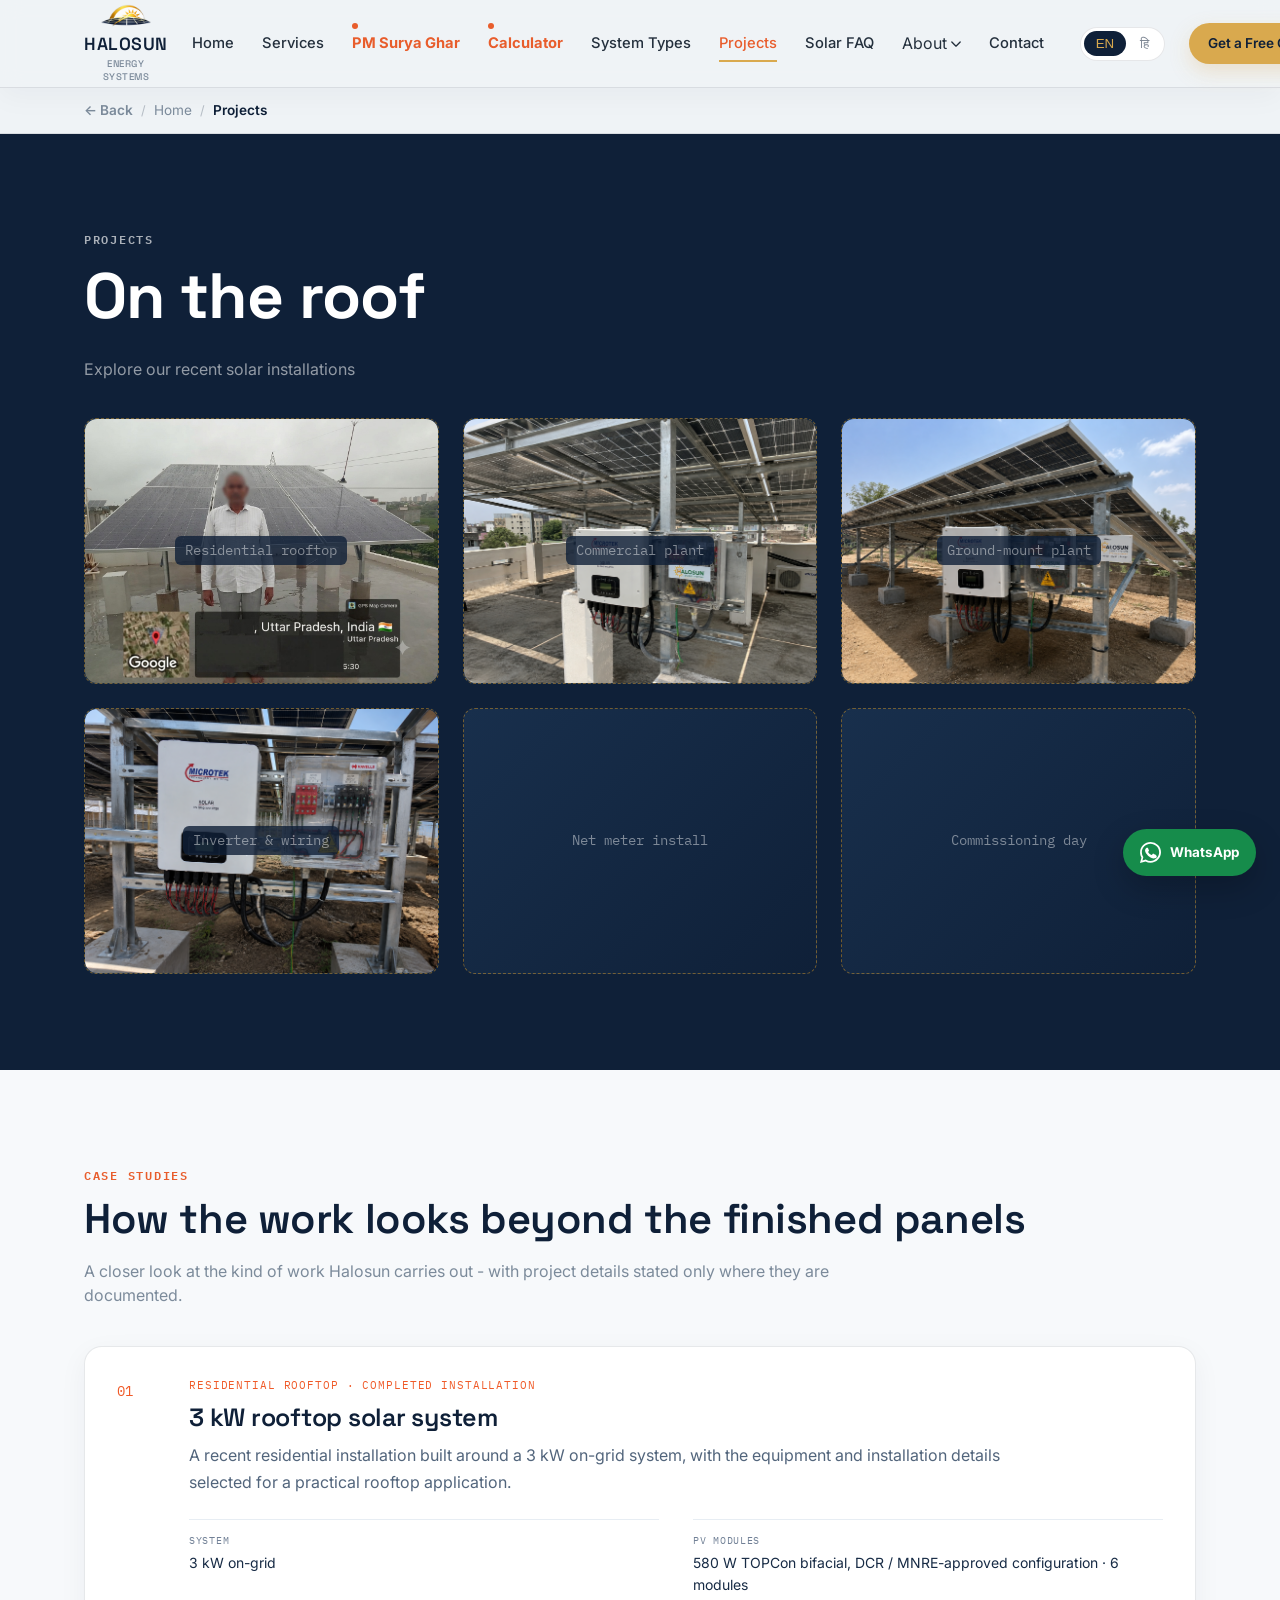
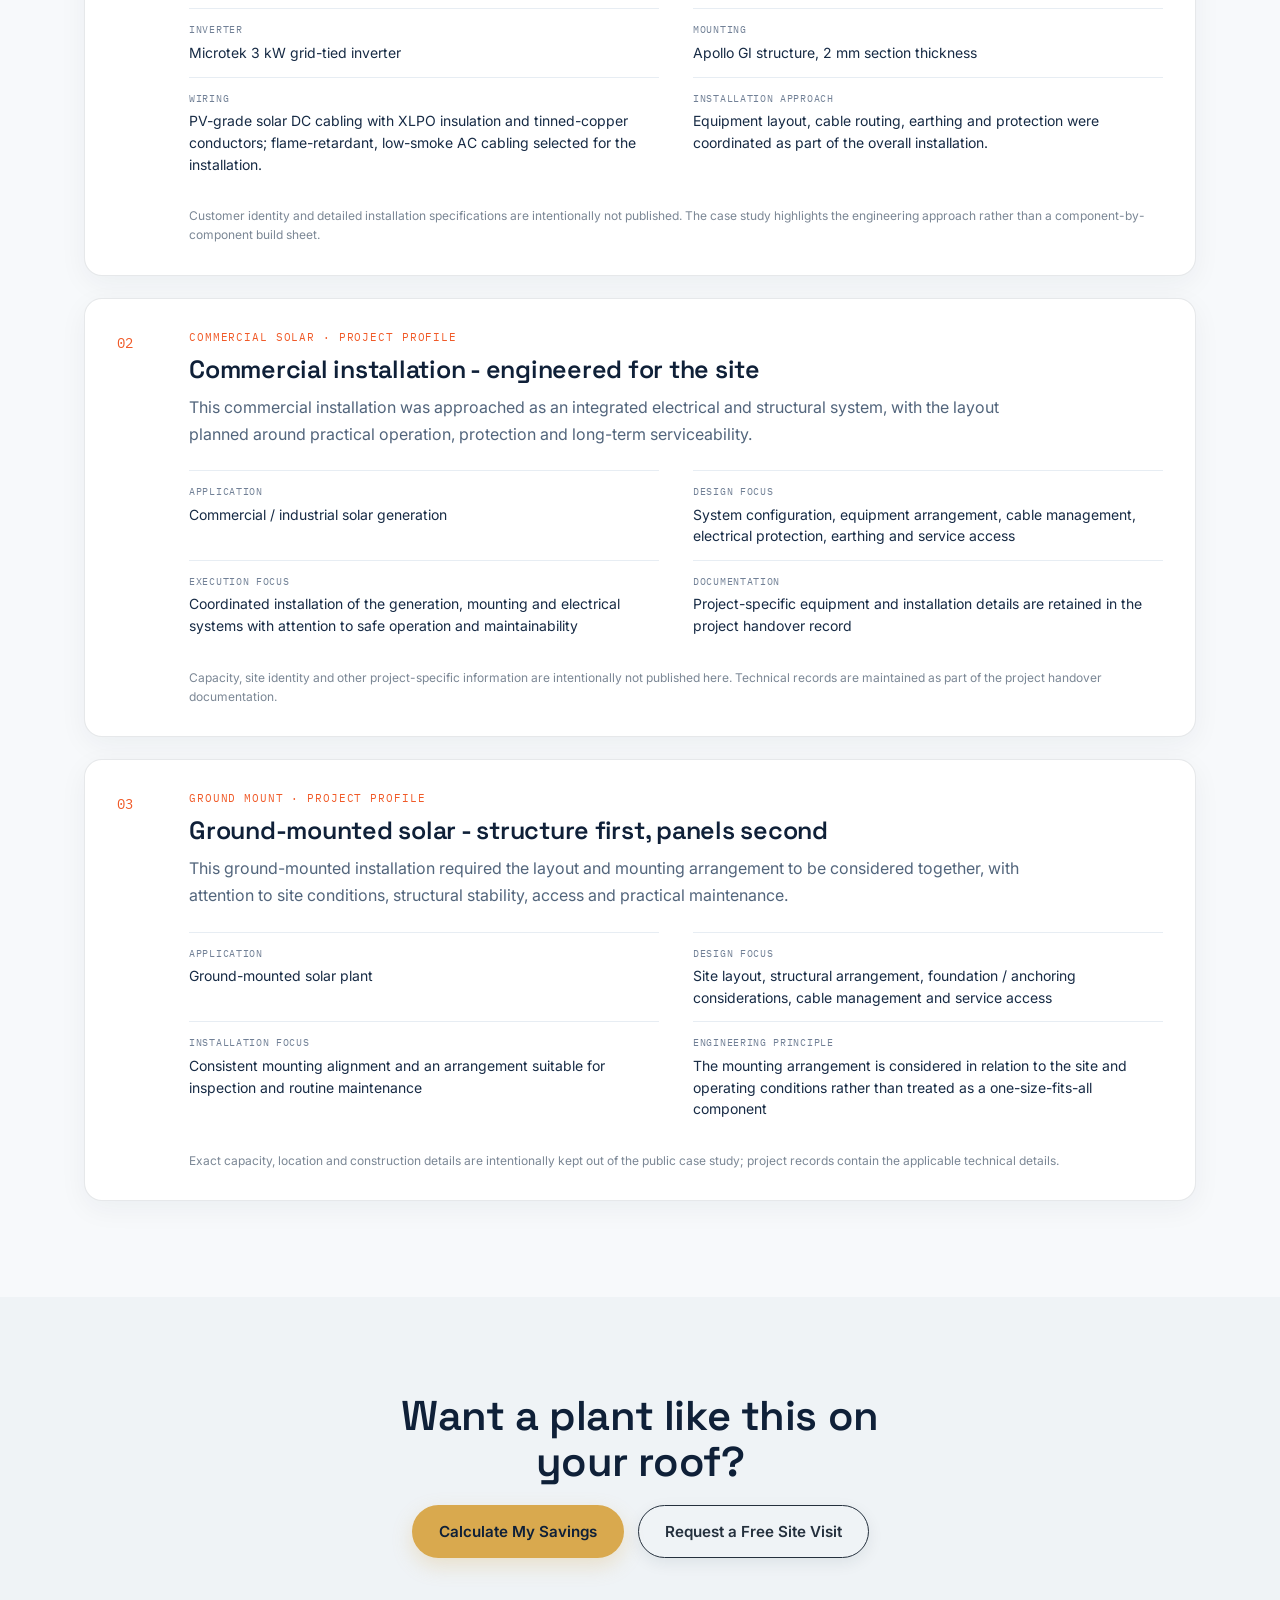
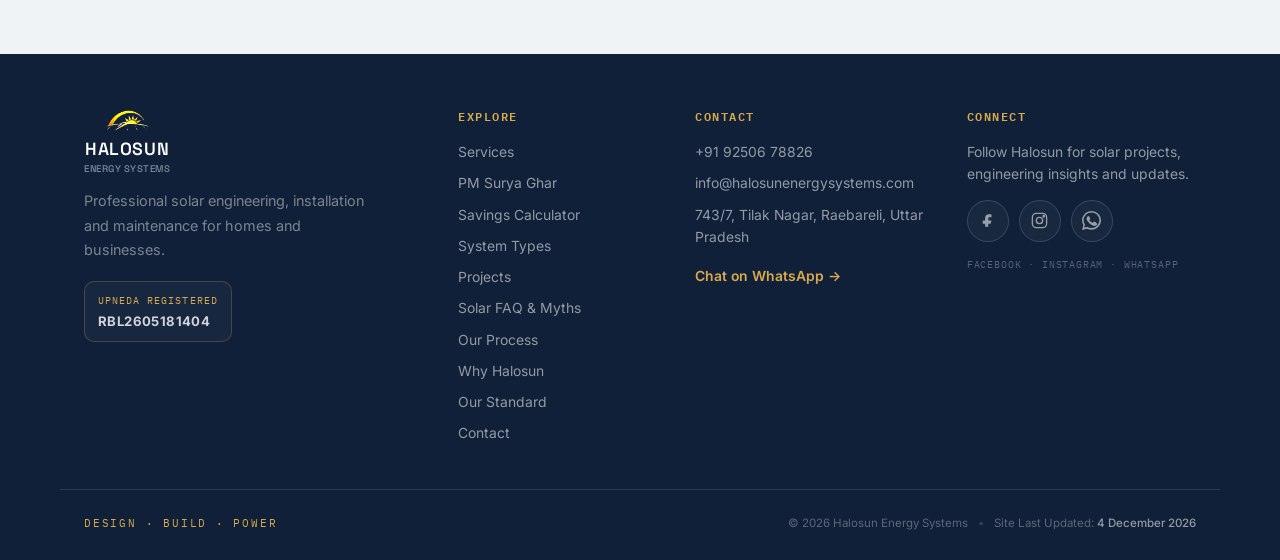
<file: gallery.html>
<!DOCTYPE html>
<html lang="en">
<head>
  <!-- Google tag (gtag.js) -->
<script async src="https://www.googletagmanager.com/gtag/js?id=G-6843K863Q5"></script>
<script>
  window.dataLayer = window.dataLayer || [];
  function gtag(){dataLayer.push(arguments);}
  gtag('js', new Date());

  gtag('config', 'G-6843K863Q5');
</script>
<meta charset="UTF-8">
<meta name="viewport" content="width=device-width, initial-scale=1.0">
<title>Solar Installation Projects & Case Studies | Halosun</title>
<meta name="description" content="Explore Halosun solar projects and documented installation approaches for residential, commercial and ground-mounted systems.">
<link rel="icon" href="assets/favicon.svg" type="image/svg+xml">
<link rel="preconnect" href="https://fonts.googleapis.com">
<link rel="preconnect" href="https://fonts.gstatic.com" crossorigin>
<link href="https://fonts.googleapis.com/css2?family=Space+Grotesk:wght@400;500;600;700&family=Inter:wght@400;500;600&family=IBM+Plex+Mono:wght@500;600&display=swap" rel="stylesheet">
<link rel="stylesheet" href="css/styles.css">
<link rel="stylesheet" href="css/features.css"> 
<link rel="stylesheet" href="css/back-to-top.css">
<link rel="stylesheet" href="css/nav-align-fix.css">

<link rel="canonical" href="https://halosunenergysystems.com/gallery.html">

<!-- Open Graph / Facebook / WhatsApp link previews -->
<meta property="og:type" content="website">
<meta property="og:site_name" content="Halosun Energy Systems">
<meta property="og:url" content="https://halosunenergysystems.com/gallery.html">
<meta property="og:title" content="Solar Installation Projects & Case Studies | Halosun">
<meta property="og:description" content="Explore Halosun solar projects and documented installation approaches for residential, commercial and ground-mounted systems.">
<meta property="og:image" content="https://halosunenergysystems.com/assets/logo-hero.png">
<meta property="og:locale" content="en_IN">

<!-- Twitter Card -->
<meta name="twitter:card" content="summary_large_image">
<meta name="twitter:title" content="Solar Installation Projects & Case Studies | Halosun">
<meta name="twitter:description" content="Explore Halosun solar projects and documented installation approaches for residential, commercial and ground-mounted systems.">
<meta name="twitter:image" content="https://halosunenergysystems.com/assets/logo-hero.png">
<script type="application/ld+json">
{
  "@context": "https://schema.org",
  "@type": "BreadcrumbList",
  "itemListElement": [
    { "@type": "ListItem", "position": 1, "name": "Home", "item": "https://halosunenergysystems.com/" },
    { "@type": "ListItem", "position": 2, "name": "Projects", "item": "https://halosunenergysystems.com/gallery.html" }
  ]
}
</script>

<style>
/* Case studies - intentionally restrained so the page reads like project documentation, not stock marketing. */
.case-study-section{background:#f7f9fb;}
.case-study-section .section-sub{max-width:760px;}
.case-study-list{display:grid;gap:22px;margin-top:38px;}
.case-study-card{display:grid;grid-template-columns:72px 1fr;background:#fff;border:1px solid rgba(15,32,56,.10);border-radius:18px;padding:30px 32px;box-shadow:0 8px 28px rgba(15,32,56,.05);}
.case-study-number{font-family:"IBM Plex Mono",monospace;font-size:14px;color:#f05a28;padding-top:4px;}
.case-study-kicker{font-family:"IBM Plex Mono",monospace;text-transform:uppercase;letter-spacing:.08em;font-size:11px;color:#f05a28;margin-bottom:8px;}
.case-study-body h3{margin:0 0 10px;color:#0f2038;font-size:25px;line-height:1.2;}
.case-study-intro{max-width:850px;margin:0 0 22px;color:#52657c;line-height:1.7;}
.case-study-facts{display:grid;grid-template-columns:repeat(2,minmax(0,1fr));gap:0 34px;margin:0;}
.case-study-facts>div{padding:13px 0;border-top:1px solid #e7edf3;}
.case-study-facts dt{font-family:"IBM Plex Mono",monospace;font-size:10px;text-transform:uppercase;letter-spacing:.07em;color:#718096;margin-bottom:4px;}
.case-study-facts dd{margin:0;color:#172b45;line-height:1.55;font-size:14px;}
.case-study-note{font-size:12px;color:#7b8795;margin:18px 0 0;line-height:1.6;}
@media (max-width:720px){
  .case-study-card{grid-template-columns:1fr;padding:24px 20px;}
  .case-study-number{margin-bottom:10px;}
  .case-study-body h3{font-size:22px;}
  .case-study-facts{grid-template-columns:1fr;}
}
</style>

</head>
<body>
<!-- ============ HEADER ============ -->
<header class="site-header">
  <div class="wrap header-row">
    <a href="/" class="logo">
      <img class="logo-mark" src="assets/logo-header-footer.png" alt="Halosun Energy Systems">
      <span>Halosun <em>Energy Systems</em></span>
    </a>
    <nav class="main-nav" id="main-nav">
      <a href="/" data-i18n="nav-home">Home</a>
      <a href="services.html" data-i18n="nav-services">Services</a>
      <a href="pm-suryaghar.html" class="nav-highlight" data-i18n="nav-pm-suryaghar">PM Surya Ghar</a>
      <a href="calculator.html" class="nav-highlight" data-i18n="nav-calculator">Calculator</a>
      <a href="solar-system-types.html" data-i18n="nav-systypes">System Types</a>
      <a href="gallery.html" class="active" data-i18n="nav-projects">Projects</a>
      <a href="faq.html" data-i18n="nav-faq">Solar FAQ</a>
      <div class="nav-dropdown" data-nav-dropdown>
        <button type="button" class="nav-dropdown-trigger" aria-haspopup="true" aria-expanded="false">
          <span data-i18n="nav-about">About</span>
          <svg class="nav-caret" viewBox="0 0 12 8" aria-hidden="true"><path d="M1 1l5 5 5-5" stroke="currentColor" fill="none" stroke-width="1.6" stroke-linecap="round" stroke-linejoin="round"/></svg>
        </button>
        <div class="nav-dropdown-menu" role="menu">
          <a href="process.html" role="menuitem" data-i18n="nav-process">Process</a>
          <a href="why.html" role="menuitem" data-i18n="nav-why">Why Halosun</a>
          <a href="standard.html" role="menuitem" data-i18n="nav-standard">Our Standard</a>
        </div>
      </div>
      <a href="contact.html" data-i18n="nav-contact">Contact</a>
    </nav>
    <div class="lang-toggle" role="group" aria-label="Language">
      <button type="button" data-lang="en" class="active">EN</button>
      <button type="button" data-lang="hi">हि</button>
    </div>
    <a href="contact.html" class="btn btn-primary btn-small nav-cta" data-i18n="nav-cta">Get a Free Quote</a>
    <button class="nav-toggle" id="nav-toggle" aria-label="Toggle menu" aria-expanded="false">
      <span></span><span></span><span></span>
    </button>
  </div>
</header>

<main>
  <nav class="breadcrumb-bar" aria-label="Breadcrumb">
    <div class="wrap breadcrumb">
      <a href="/" class="breadcrumb-back" data-i18n="breadcrumb-back">← Back</a>
      <span class="breadcrumb-sep" aria-hidden="true">/</span>
      <a href="/" data-i18n="nav-home">Home</a>
      <span class="breadcrumb-sep" aria-hidden="true">/</span>
      <span class="breadcrumb-current" data-i18n="nav-projects">Projects</span>
    </div>
  </nav>
  <section class="section section-dark">
    <div class="wrap">
      <p class="eyebrow" data-i18n="nav-projects">Projects</p>
      <h1 data-i18n="gallery-title">On the roof</h1>
      <p class="section-sub" data-i18n="gallery-sub">Explore our recent solar installations</p>
      <div class="grid grid-3 gallery-grid">
  <figure class="gallery-tile">
    <img
      src="assets/Blurred1.jpg"
      alt="Residential rooftop installation"
      style="width: 100%; height: 100%; object-fit: cover; position: absolute; top: 0; left: 0;"
      onerror="this.style.display='none';"
    />
    <span style="position: relative; z-index: 2; background: rgba(15, 32, 56, 0.8); padding: 4px 10px; border-radius: 6px;" data-i18n="gallery-tile-1">Residential rooftop</span>
  </figure>
  <figure class="gallery-tile">
    <img
      src="assets/Commercial.png"
      alt="Commercial solar plant installation"
      style="width: 100%; height: 100%; object-fit: cover; position: absolute; top: 0; left: 0;"
      onerror="this.style.display='none';"
    />
    <span style="position: relative; z-index: 2; background: rgba(15, 32, 56, 0.8); padding: 4px 10px; border-radius: 6px;" data-i18n="gallery-tile-2">Commercial plant</span>
  </figure>
  <figure class="gallery-tile">
    <img
      src="assets/GroundMount.png"
      alt="Ground-mount solar plant installation"
      style="width: 100%; height: 100%; object-fit: cover; position: absolute; top: 0; left: 0;"
      onerror="this.style.display='none';"
    />
    <span style="position: relative; z-index: 2; background: rgba(15, 32, 56, 0.8); padding: 4px 10px; border-radius: 6px;" data-i18n="gallery-tile-3">Ground-mount plant</span>
  </figure>
  <figure class="gallery-tile">
    <img
      src="assets/Inverter.png"
      alt="Solar inverter and wiring installation"
      style="width: 100%; height: 100%; object-fit: cover; position: absolute; top: 0; left: 0;"
      onerror="this.style.display='none';"
    />
    <span style="position: relative; z-index: 2; background: rgba(15, 32, 56, 0.8); padding: 4px 10px; border-radius: 6px;" data-i18n="gallery-tile-4">Inverter &amp; wiring</span>
  </figure>
  <figure class="gallery-tile"><span data-i18n="gallery-tile-5">Net meter install</span></figure>
  <figure class="gallery-tile"><span data-i18n="gallery-tile-6">Commissioning day</span></figure>
</div>
    </div>
  </section>


  <!-- ============ PROJECT CASE STUDIES ============ -->
  <section class="section case-study-section" aria-labelledby="case-studies-title">
    <div class="wrap">
      <p class="eyebrow" data-i18n="gallery-case-eyebrow">Case studies</p>
      <h2 id="case-studies-title" data-i18n="gallery-case-title">How the work looks beyond the finished panels</h2>
      <p class="section-sub" data-i18n="gallery-case-sub">A closer look at the kind of work Halosun carries out - with project details stated only where they are documented.</p>

      <div class="case-study-list">
        <article class="case-study-card">
          <div class="case-study-number">01</div>
          <div class="case-study-body">
            <div class="case-study-kicker" data-i18n="gallery-cs1-kicker">Residential rooftop · Completed installation</div>
            <h3 data-i18n="gallery-cs1-title">3 kW rooftop solar system</h3>
            <p class="case-study-intro" data-i18n="gallery-cs1-intro">A recent residential installation built around a 3 kW on-grid system, with the equipment and installation details selected for a practical rooftop application.</p>
            <dl class="case-study-facts">
              <div><dt data-i18n="gallery-cs1-dt-system">System</dt><dd data-i18n="gallery-cs1-dd-system">3 kW on-grid</dd></div>
              <div><dt data-i18n="gallery-cs1-dt-modules">PV modules</dt><dd data-i18n="gallery-cs1-dd-modules">580 W TOPCon bifacial, DCR / MNRE-approved configuration · 6 modules</dd></div>
              <div><dt data-i18n="gallery-cs1-dt-inverter">Inverter</dt><dd data-i18n="gallery-cs1-dd-inverter">Microtek 3 kW grid-tied inverter</dd></div>
              <div><dt data-i18n="gallery-cs1-dt-mounting">Mounting</dt><dd data-i18n="gallery-cs1-dd-mounting">Apollo GI structure, 2 mm section thickness</dd></div>
              <div><dt data-i18n="gallery-cs1-dt-wiring">Wiring</dt><dd data-i18n="gallery-cs1-dd-wiring">PV-grade solar DC cabling with XLPO insulation and tinned-copper conductors; flame-retardant, low-smoke AC cabling selected for the installation.</dd></div>
              <div><dt data-i18n="gallery-cs1-dt-install">Installation approach</dt><dd data-i18n="gallery-cs1-dd-install">Equipment layout, cable routing, earthing and protection were coordinated as part of the overall installation.</dd></div>
            </dl>
            <p class="case-study-note" data-i18n="gallery-cs1-note">Customer identity and detailed installation specifications are intentionally not published. The case study highlights the engineering approach rather than a component-by-component build sheet.</p>
          </div>
        </article>

        <article class="case-study-card">
          <div class="case-study-number">02</div>
          <div class="case-study-body">
            <div class="case-study-kicker" data-i18n="gallery-cs2-kicker">Commercial solar · Project profile</div>
            <h3 data-i18n="gallery-cs2-title">Commercial installation - engineered for the site</h3>
            <p class="case-study-intro" data-i18n="gallery-cs2-intro">This commercial installation was approached as an integrated electrical and structural system, with the layout planned around practical operation, protection and long-term serviceability.</p>
            <dl class="case-study-facts">
              <div><dt data-i18n="gallery-cs2-dt-app">Application</dt><dd data-i18n="gallery-cs2-dd-app">Commercial / industrial solar generation</dd></div>
              <div><dt data-i18n="gallery-cs2-dt-design">Design focus</dt><dd data-i18n="gallery-cs2-dd-design">System configuration, equipment arrangement, cable management, electrical protection, earthing and service access</dd></div>
              <div><dt data-i18n="gallery-cs2-dt-exec">Execution focus</dt><dd data-i18n="gallery-cs2-dd-exec">Coordinated installation of the generation, mounting and electrical systems with attention to safe operation and maintainability</dd></div>
              <div><dt data-i18n="gallery-cs2-dt-doc">Documentation</dt><dd data-i18n="gallery-cs2-dd-doc">Project-specific equipment and installation details are retained in the project handover record</dd></div>
            </dl>
            <p class="case-study-note" data-i18n="gallery-cs2-note">Capacity, site identity and other project-specific information are intentionally not published here. Technical records are maintained as part of the project handover documentation.</p>
          </div>
        </article>

        <article class="case-study-card">
          <div class="case-study-number">03</div>
          <div class="case-study-body">
            <div class="case-study-kicker" data-i18n="gallery-cs3-kicker">Ground mount · Project profile</div>
            <h3 data-i18n="gallery-cs3-title">Ground-mounted solar - structure first, panels second</h3>
            <p class="case-study-intro" data-i18n="gallery-cs3-intro">This ground-mounted installation required the layout and mounting arrangement to be considered together, with attention to site conditions, structural stability, access and practical maintenance.</p>
            <dl class="case-study-facts">
              <div><dt data-i18n="gallery-cs3-dt-app">Application</dt><dd data-i18n="gallery-cs3-dd-app">Ground-mounted solar plant</dd></div>
              <div><dt data-i18n="gallery-cs3-dt-design">Design focus</dt><dd data-i18n="gallery-cs3-dd-design">Site layout, structural arrangement, foundation / anchoring considerations, cable management and service access</dd></div>
              <div><dt data-i18n="gallery-cs3-dt-install">Installation focus</dt><dd data-i18n="gallery-cs3-dd-install">Consistent mounting alignment and an arrangement suitable for inspection and routine maintenance</dd></div>
              <div><dt data-i18n="gallery-cs3-dt-eng">Engineering principle</dt><dd data-i18n="gallery-cs3-dd-eng">The mounting arrangement is considered in relation to the site and operating conditions rather than treated as a one-size-fits-all component</dd></div>
            </dl>
            <p class="case-study-note" data-i18n="gallery-cs3-note">Exact capacity, location and construction details are intentionally kept out of the public case study; project records contain the applicable technical details.</p>
          </div>
        </article>
      </div>
    </div>
  </section>

  <section class="section cta-band">
    <div class="wrap cta-band-inner">
      <h2 data-i18n="cta-band-gallery-title">Want a plant like this on your roof?</h2>
      <div class="hero-actions">
        <a href="calculator.html" class="btn btn-primary" data-i18n="hero-cta-1">Calculate My Savings</a>
        <a href="contact.html" class="btn btn-ghost" data-i18n="hero-cta-2">Request a Free Site Visit</a>
      </div>
    </div>
  </section>
</main>
<!-- ============ FOOTER ============ -->
<footer class="site-footer">
  <div class="wrap footer-grid">
    <div class="footer-brand">
      <a href="/" class="logo">
        <img class="logo-mark" src="assets/logo-mark.svg" alt="Halosun Energy Systems">
        <span>Halosun <em>Energy Systems</em></span>
      </a>
      <p class="footer-lead" data-i18n="footer-lead">Professional solar engineering, installation and maintenance for homes and businesses.</p>
      <div class="footer-badge"><span data-i18n="footer-upneda-badge">UPNEDA Registered</span><strong>RBL2605181404</strong></div>
    </div>

    <div class="footer-col">
      <h3 data-i18n="footer-explore">Explore</h3>
      <a href="services.html" data-i18n="nav-services">Services</a>
      <a href="pm-suryaghar.html" data-i18n="nav-pm-suryaghar">PM Surya Ghar</a>
      <a href="calculator.html" data-i18n="footer-calc">Savings Calculator</a>
      <a href="solar-system-types.html" data-i18n="nav-systypes">System Types</a>
      <a href="gallery.html" data-i18n="nav-projects">Projects</a>
      <a href="faq.html" data-i18n="footer-faq-myths">Solar FAQ &amp; Myths</a>
      <a href="process.html" data-i18n="footer-process">Our Process</a>
      <a href="why.html" data-i18n="nav-why">Why Halosun</a>
      <a href="standard.html" data-i18n="nav-standard">Our Standard</a>
      <a href="contact.html" data-i18n="nav-contact">Contact</a>
    </div>

    <div class="footer-col">
      <h3 data-i18n="footer-contact">Contact</h3>
      <a href="tel:+919250678826">+91 92506 78826</a>
      <a href="mailto:info@halosunenergysystems.com">info@halosunenergysystems.com</a>
      <span>743/7, <span data-i18n="footer-contactAdd">Tilak Nagar, Raebareli, Uttar Pradesh</span></span>
      <a class="footer-wa-link" href="https://wa.me/919250678826?text=Hello%20Halosun%20Energy%20Systems%2C%20I%20would%20like%20to%20know%20more%20about%20solar." target="_blank" rel="noopener" data-i18n="footer-wa">Chat on WhatsApp →</a>
    </div>

    <div class="footer-col footer-social-col">
      <h3 data-i18n="footer-connect">Connect</h3>
      <p data-i18n="footer-connect-desc">Follow Halosun for solar projects, engineering insights and updates.</p>
      <div class="social-links" aria-label="Social media links">
        <a class="social-link" href="https://www.facebook.com/profile.php?id=61590382589778" target="_blank" rel="noopener" aria-label="Facebook" title="Facebook">
          <svg viewBox="0 0 24 24" aria-hidden="true"><path d="M14 8h3V4h-3c-3.31 0-5 1.69-5 5v3H6v4h3v4h4v-4h3l1-4h-4V9c0-.67.33-1 1-1Z"/></svg>
        </a>
        <a class="social-link" href="https://www.instagram.com/halosunenergysystems/" target="_blank" rel="noopener" aria-label="Instagram" title="Instagram">
          <svg viewBox="0 0 24 24" aria-hidden="true"><rect x="3" y="3" width="18" height="18" rx="5"/><circle cx="12" cy="12" r="4"/><circle cx="17.4" cy="6.6" r="1"/></svg>
        </a>
        <a class="social-link social-whatsapp" href="https://wa.me/919250678826?text=Hello%20Halosun%20Energy%20Systems%2C%20I%20would%20like%20to%20know%20more%20about%20solar." target="_blank" rel="noopener" aria-label="WhatsApp" title="WhatsApp">
          <svg viewBox="0 0 24 24" aria-hidden="true"><path d="M20.5 3.5A11.8 11.8 0 0 0 12.1 0C5.5 0 .1 5.3.1 11.9c0 2.1.6 4.1 1.6 5.9L0 24l6.4-1.7a12 12 0 0 0 5.7 1.4h.1c6.5 0 11.8-5.3 11.8-11.9 0-3.1-1.2-6.1-3.5-8.3ZM12.1 21.6h-.1c-1.8 0-3.5-.5-5-1.4l-.4-.2-3.8 1 1-3.7-.2-.4a9.7 9.7 0 0 1-1.5-5.2c0-5.4 4.4-9.8 9.9-9.8 2.6 0 5.1 1 7 2.9 1.9 1.9 2.9 4.3 2.9 7 0 5.4-4.4 9.8-9.8 9.8Zm5.4-7.3c-.3-.1-1.8-.9-2.1-1-.3-.1-.5-.1-.7.2-.2.3-.8 1-.9 1.2-.2.2-.3.2-.6.1-1.6-.8-2.7-1.4-3.8-3.2-.3-.5.3-.5.8-1.6.1-.2.1-.4 0-.6-.1-.1-.7-1.7-1-2.3-.3-.6-.5-.5-.7-.5h-.6c-.2 0-.6.1-.9.4-.3.3-1.2 1.1-1.2 2.7s1.2 3.1 1.3 3.3c.2.2 2.3 3.5 5.6 4.9.8.4 1.5.6 2 .7.8.3 1.6.2 2.2.1.7-.1 1.8-.7 2-1.4.3-.7.3-1.3.2-1.4-.1-.2-.3-.2-.6-.4Z"/></svg>
        </a>
      </div>
      <span class="social-note">Facebook · Instagram · WhatsApp</span>
    </div>
  </div>

  <div class="wrap footer-bottom">
    <p class="footer-tagline" data-i18n="footer-tagline">Design <span>·</span> Build <span>·</span> Power</p>
    <div class="footer-meta">
      <span>© <span id="year"></span> Halosun Energy Systems</span>
      <span class="meta-dot">•</span>
      <span>Site Last Updated: <strong id="last-updated">22 August 2026</strong></span>
    </div>
  </div>
</footer>

<a class="floating-whatsapp" href="https://wa.me/919250678826?text=Hello%20Halosun%20Energy%20Systems%2C%20I%20would%20like%20to%20know%20more%20about%20solar." target="_blank" rel="noopener" aria-label="Chat with Halosun Energy Systems on WhatsApp" title="Chat on WhatsApp">
  <svg viewBox="0 0 24 24" aria-hidden="true"><path d="M20.5 3.5A11.8 11.8 0 0 0 12.1 0C5.5 0 .1 5.3.1 11.9c0 2.1.6 4.1 1.6 5.9L0 24l6.4-1.7a12 12 0 0 0 5.7 1.4h.1c6.5 0 11.8-5.3 11.8-11.9 0-3.1-1.2-6.1-3.5-8.3ZM12.1 21.6h-.1c-1.8 0-3.5-.5-5-1.4l-.4-.2-3.8 1 1-3.7-.2-.4a9.7 9.7 0 0 1-1.5-5.2c0-5.4 4.4-9.8 9.9-9.8 2.6 0 5.1 1 7 2.9 1.9 1.9 2.9 4.3 2.9 7 0 5.4-4.4 9.8-9.8 9.8Zm5.4-7.3c-.3-.1-1.8-.9-2.1-1-.3-.1-.5-.1-.7.2-.2.3-.8 1-.9 1.2-.2.2-.3.2-.6.1-1.6-.8-2.7-1.4-3.8-3.2-.3-.5.3-.5.8-1.6.1-.2.1-.4 0-.6-.1-.1-.7-1.7-1-2.3-.3-.6-.5-.5-.7-.5h-.6c-.2 0-.6.1-.9.4-.3.3-1.2 1.1-1.2 2.7s1.2 3.1 1.3 3.3c.2.2 2.3 3.5 5.6 4.9.8.4 1.5.6 2 .7.8.3 1.6.2 2.2.1.7-.1 1.8-.7 2-1.4.3-.7.3-1.3.2-1.4-.1-.2-.3-.2-.6-.4Z"/></svg>
  <span>WhatsApp</span>
</a>
<button type="button" id="backToTop" class="back-to-top" aria-label="Back to top" title="Back to top" data-i18n-title="backtotop-label" data-i18n-aria="backtotop-label">
  <svg viewBox="0 0 24 24" aria-hidden="true"><path d="M12 4l7 7h-4.2v9h-5.6v-9H5l7-7Z"/></svg>
  <span class="visually-hidden" data-i18n="backtotop-label">Back to top</span>
</button>
<script src="js/back-to-top.js"></script>
<script src="js/i18n.js"></script>
<script src="js/main.js"></script>
<script src="js/nav-dropdown.js"></script>
</body>
</html>
</file>
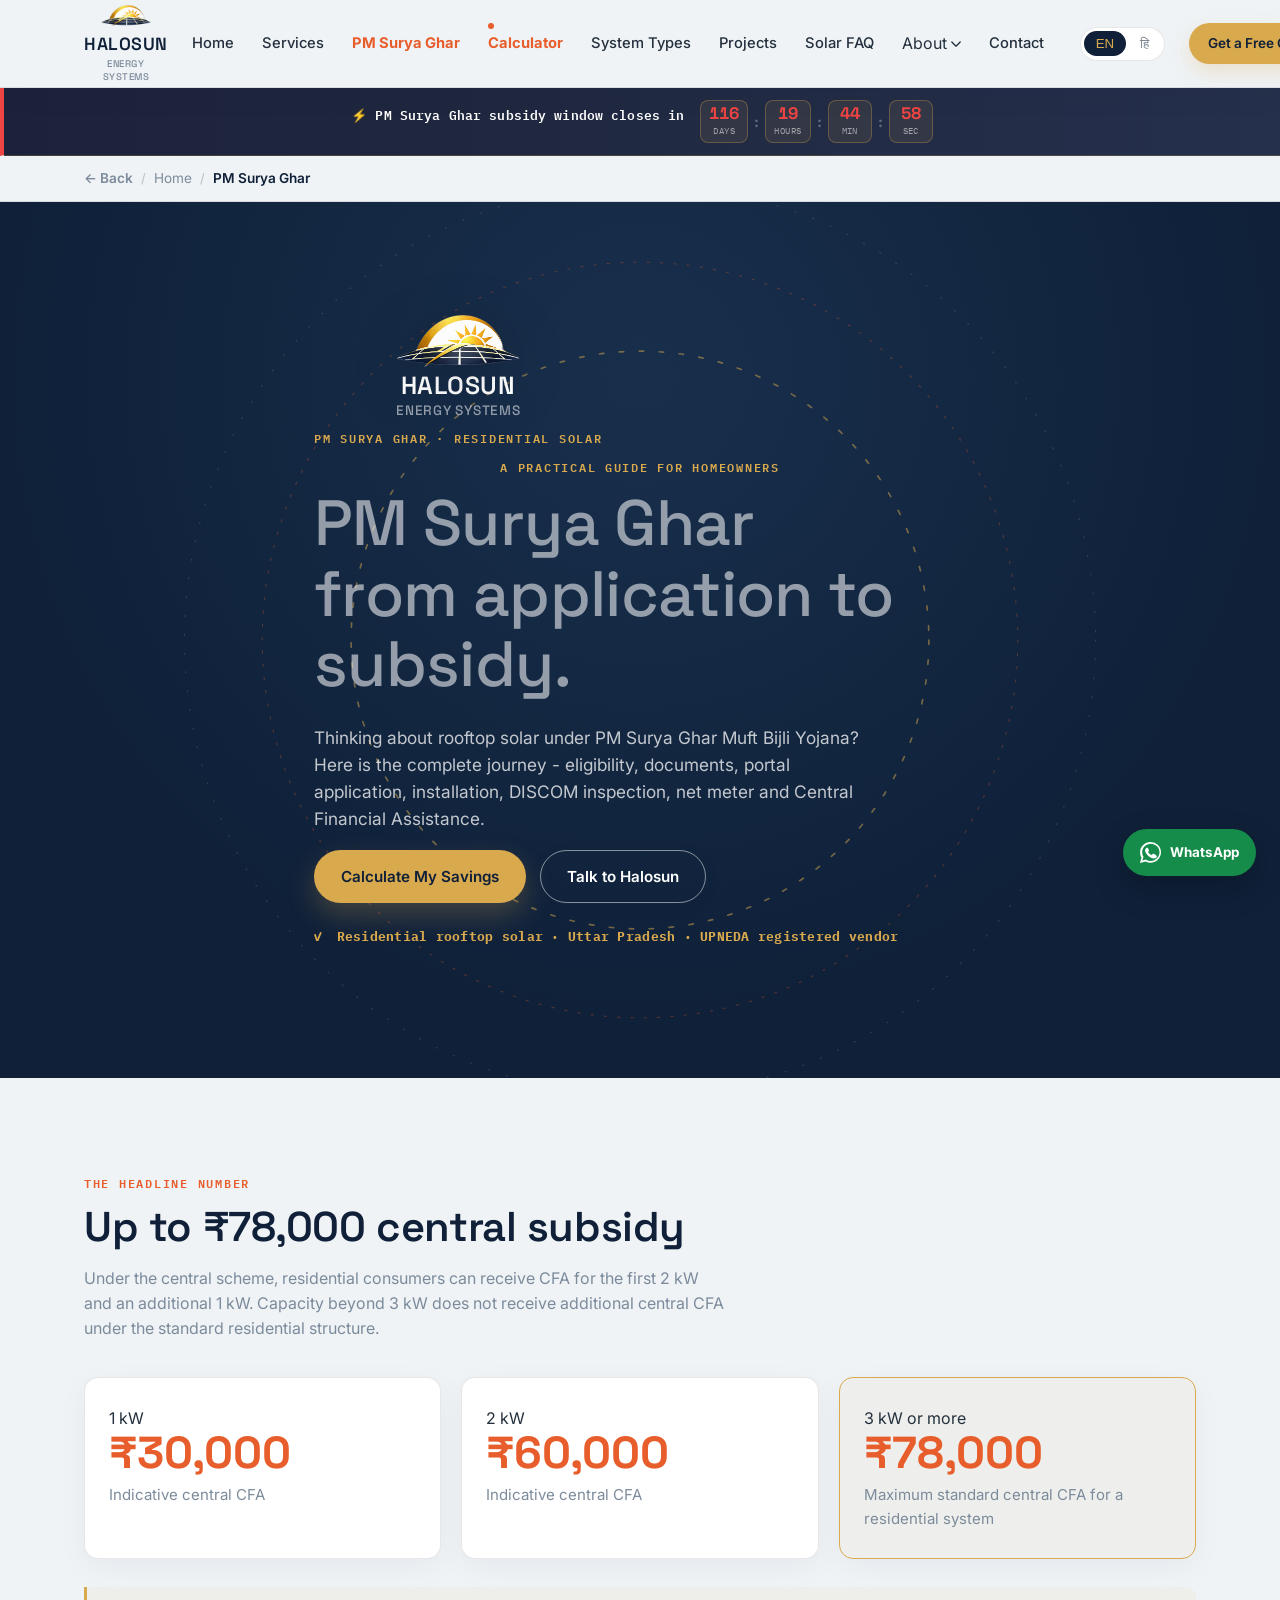
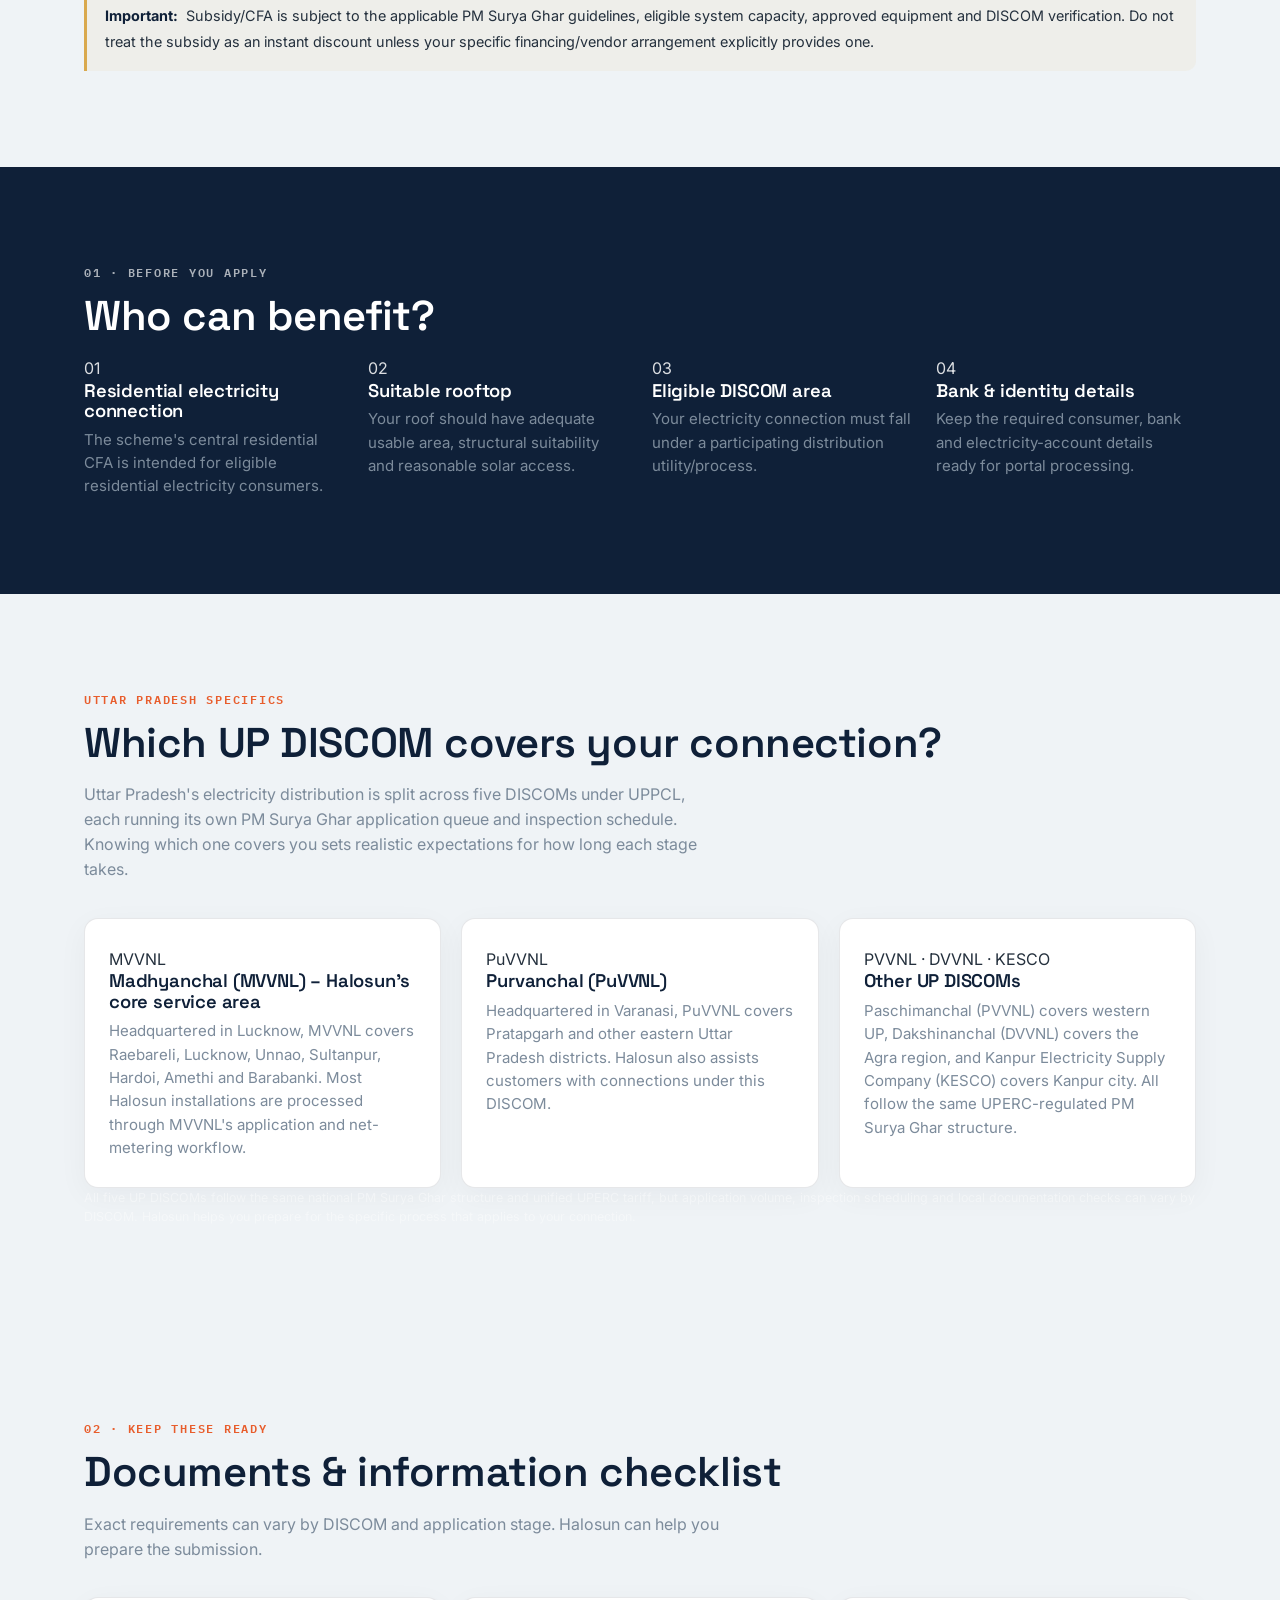
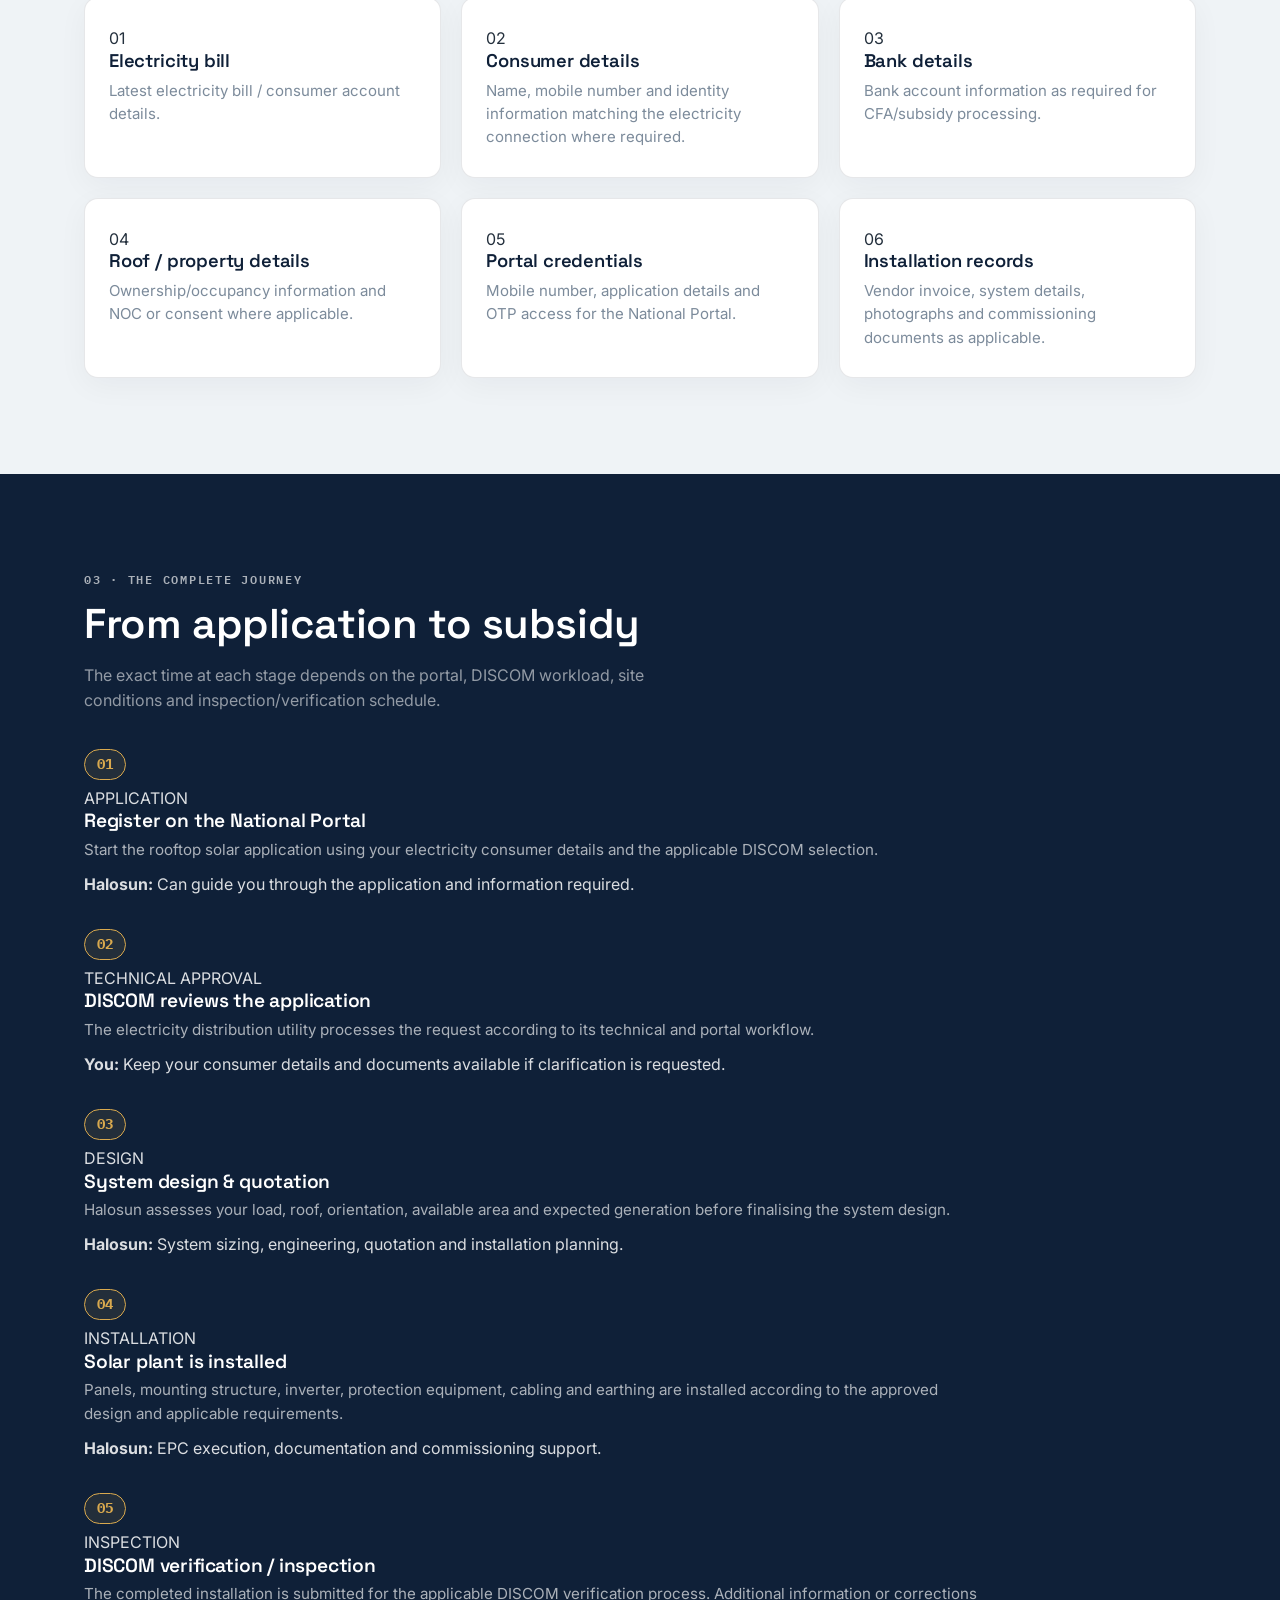
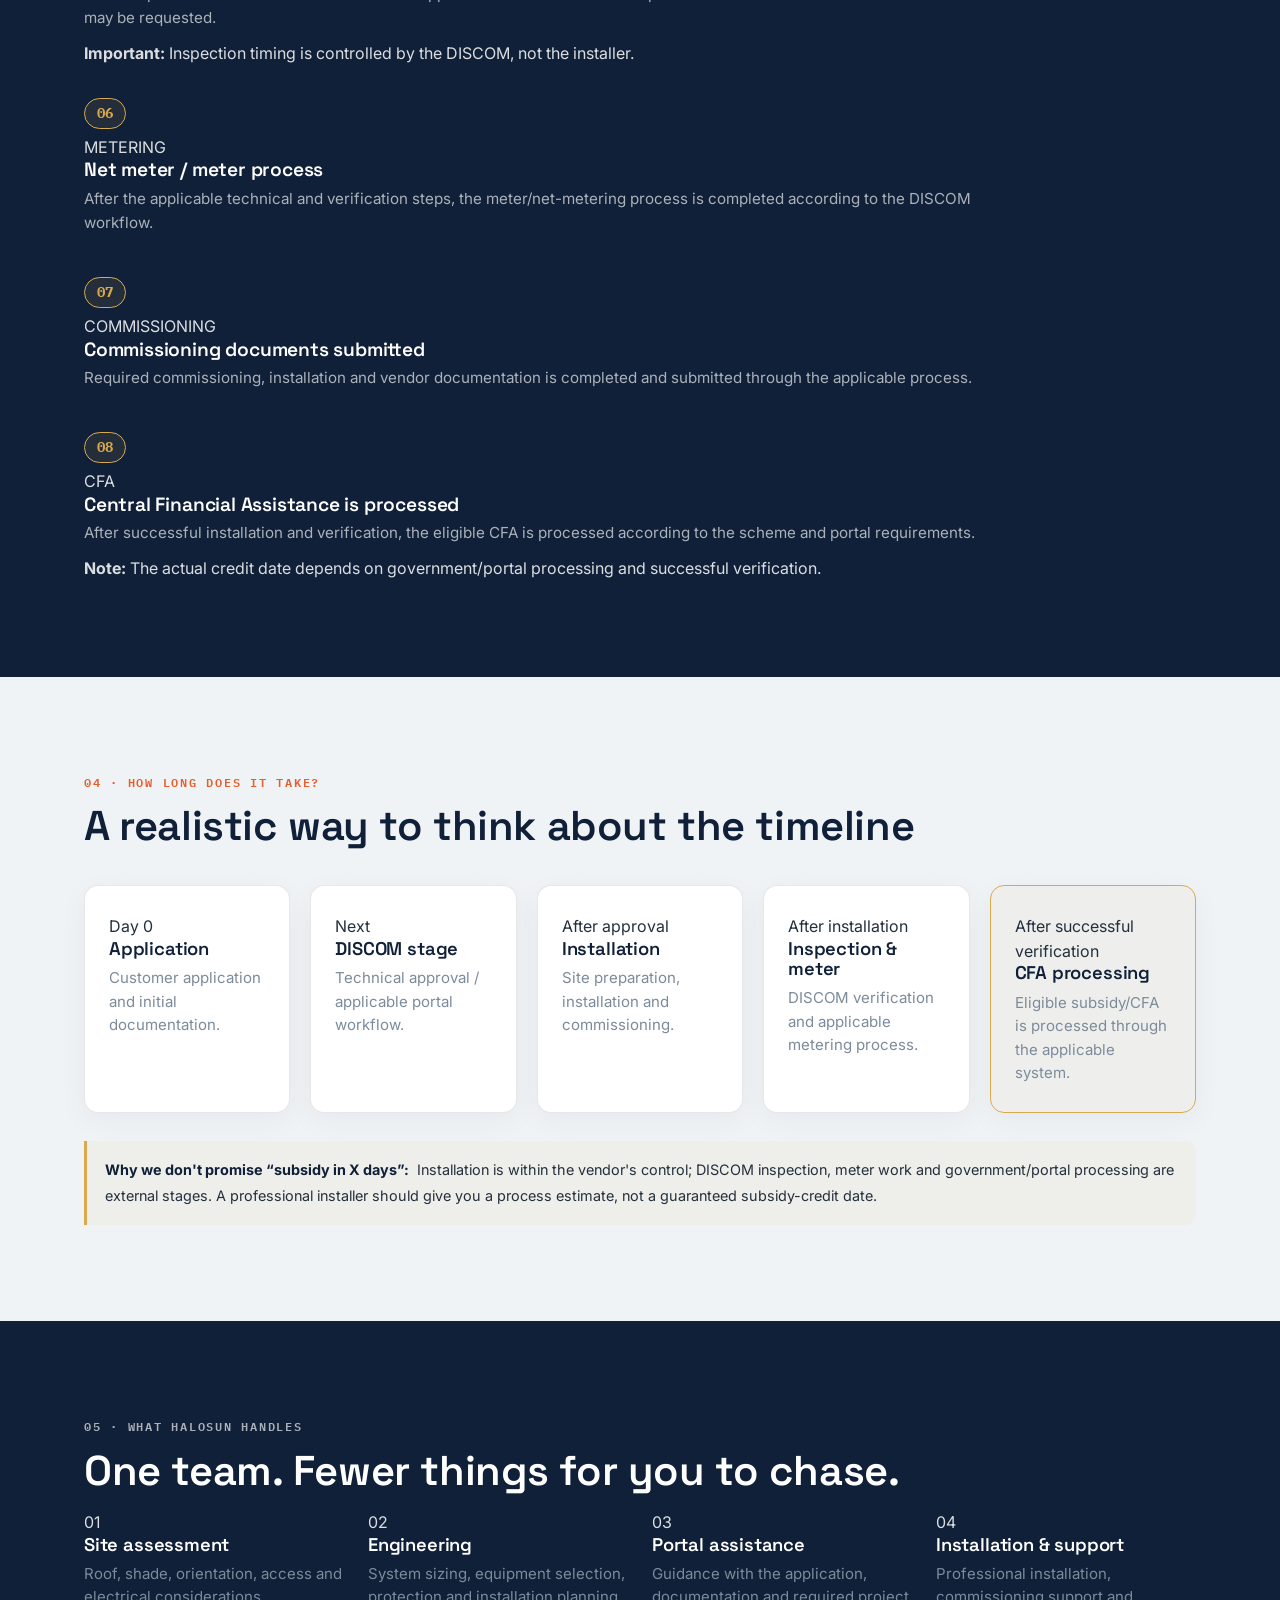
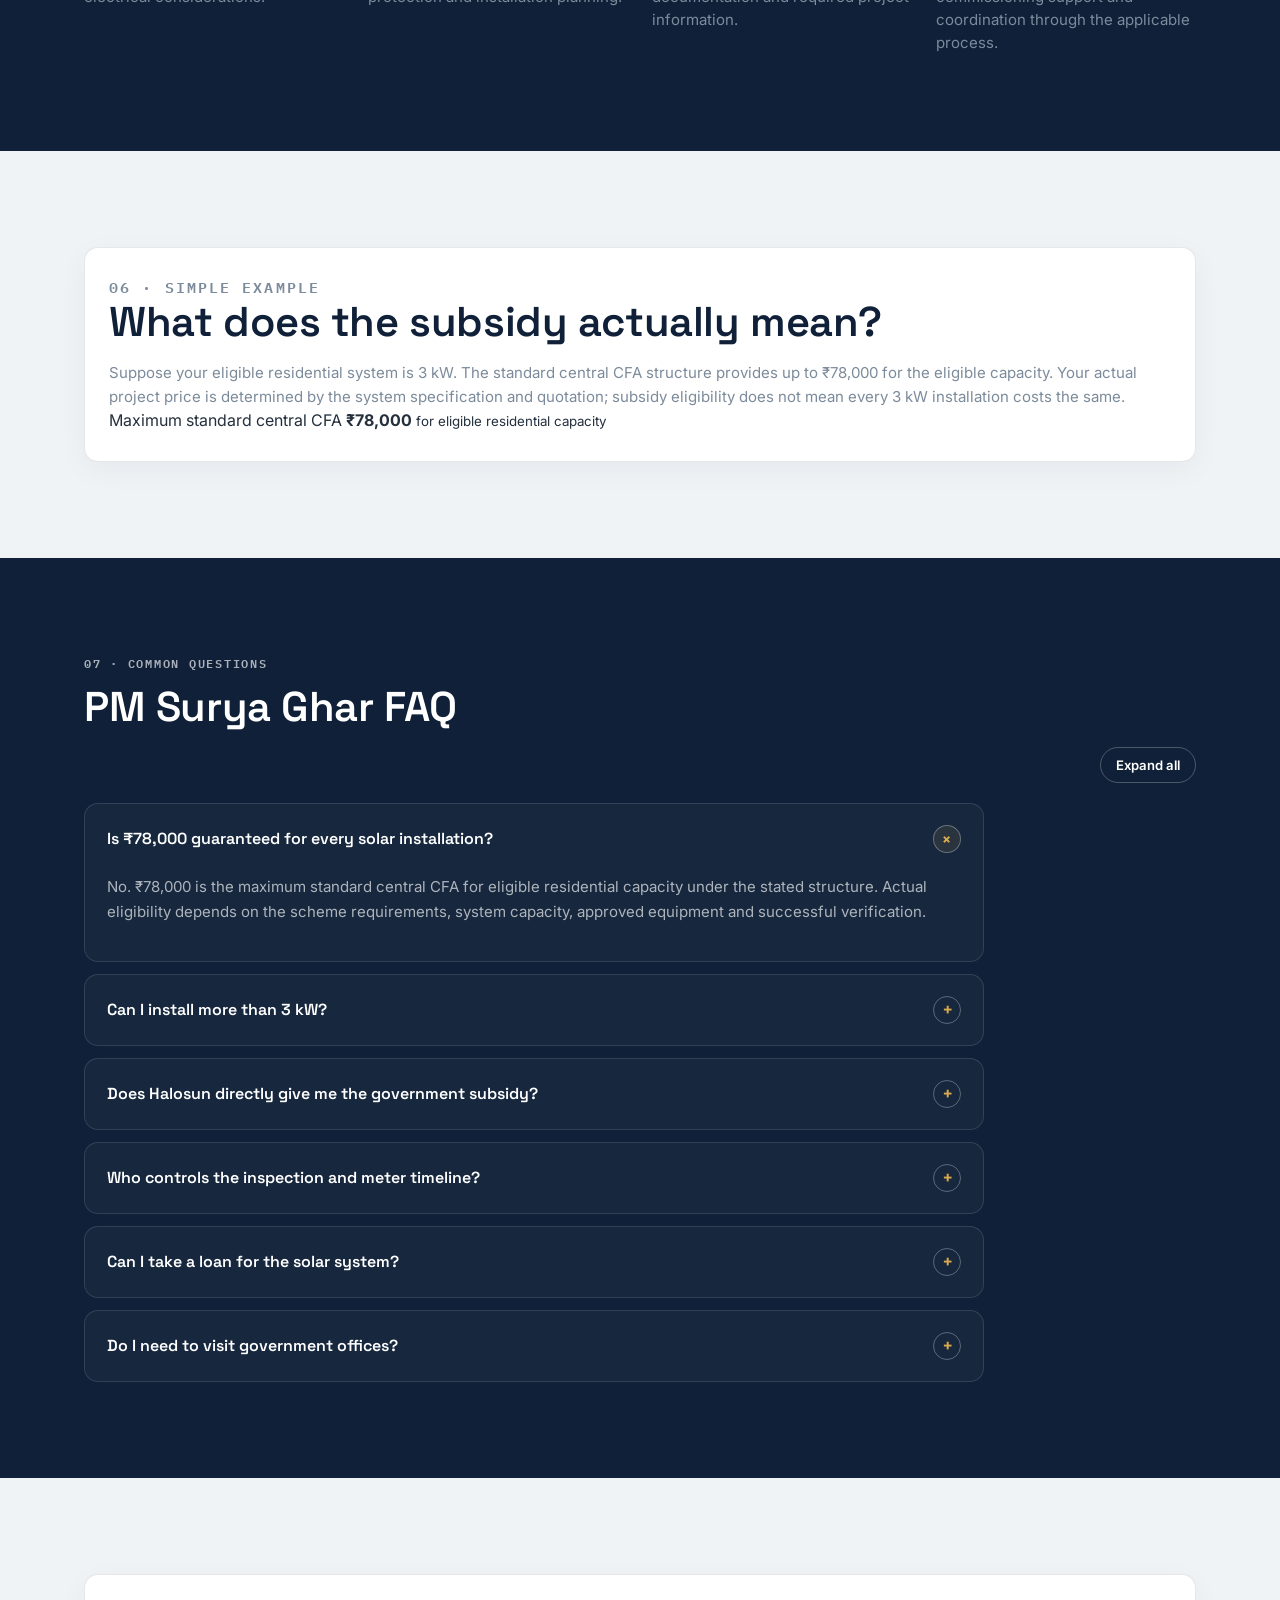
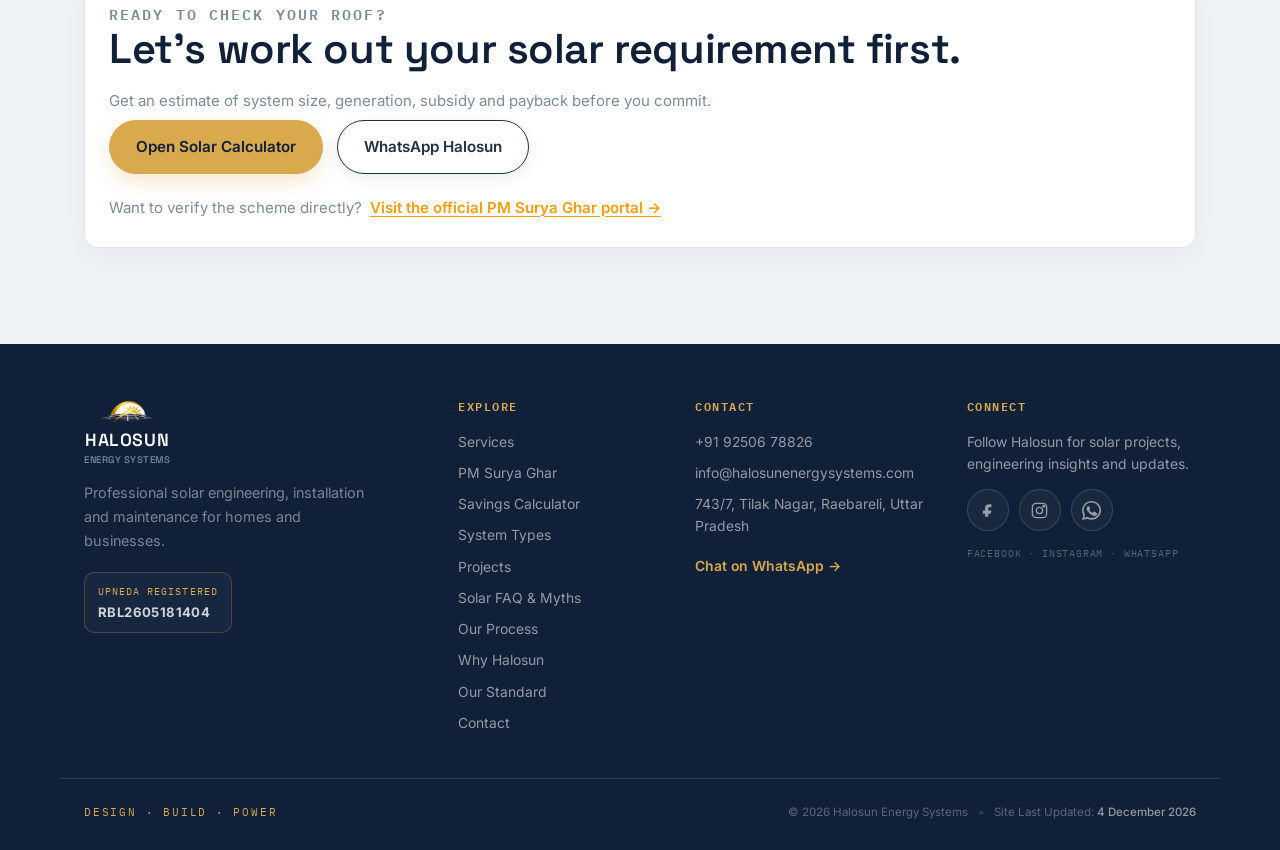
<file: pm-suryaghar.html>
<!DOCTYPE html>
<html lang="en">
<head>
  <!-- Google tag (gtag.js) -->
  <script async src="https://www.googletagmanager.com/gtag/js?id=G-6843K863Q5"></script>
  <script>
    window.dataLayer = window.dataLayer || [];
    function gtag(){dataLayer.push(arguments);}
    gtag('js', new Date());
    gtag('config', 'G-6843K863Q5');
  </script>

  <meta charset="UTF-8">
  <meta name="viewport" content="width=device-width, initial-scale=1.0">

  <title>PM Surya Ghar Subsidy & Rooftop Solar Process in Uttar Pradesh | Halosun Energy Systems</title>
  <meta name="description" content="PM Surya Ghar Muft Bijli Yojana for Uttar Pradesh homeowners: eligibility, documents, application, DISCOM verification (MVVNL and other UP discoms), net meter and CFA. Halosun helps Raebareli, Lucknow and UP homeowners through every step.">
   
  <link rel="icon" href="assets/logo-favicon.svg" type="image/svg+xml">
  <link rel="preconnect" href="https://fonts.googleapis.com">
  <link rel="preconnect" href="https://fonts.gstatic.com" crossorigin>
  <link href="https://fonts.googleapis.com/css2?family=Space+Grotesk:wght@400;500;600;700&family=Inter:wght@400;500;600&family=IBM+Plex+Mono:wght@500;600&display=swap" rel="stylesheet">
  <!-- CSS Stylesheets (Loaded in correct override order) -->
  <link rel="stylesheet" href="css/styles.css">
  <link rel="stylesheet" href="css/features.css">
<link rel="stylesheet" href="css/back-to-top.css">
<link rel="stylesheet" href="css/nav-align-fix.css">
  <link rel="stylesheet" href="css/pm-suryaghar.css">

  <style>
    /* ============ DEADLINE COUNTDOWN - red accent variant ============
       Keeps body text in the site's normal theme color (readability first);
       red is used only as an accent - left border, icon and the countdown
       digits - so it draws the eye without turning the whole banner into
       a "sale" wall of red text. */
    .deadline-banner.deadline-banner-alert {
      border-left: 4px solid #ef4444;
      box-shadow: inset 0 0 0 9999px rgba(239, 68, 68, 0.06);
    }
    .deadline-banner-alert .deadline-icon {
      color: #ef4444;
    }
    .deadline-banner-alert .deadline-num {
      color: #ef4444;
    }

    /* ============ OFFICIAL PORTAL LINK - highlight ============
       Distinct accent color (amber/gold, matches the solar theme) so this
       link stands out from regular body/nav links without looking like an
       alert - it's a helpful pointer, not an urgent warning. */
    .pm-official a {
      color: #f59e0b;
      font-weight: 600;
      text-decoration: underline;
      text-underline-offset: 3px;
    }
    .pm-official a:hover,
    .pm-official a:focus-visible {
      color: #d97706;
    }
  </style>

  <link rel="canonical" href="https://halosunenergysystems.com/pm-suryaghar.html">

  <!-- Open Graph / Facebook / WhatsApp link previews -->
  <meta property="og:type" content="website">
  <meta property="og:site_name" content="Halosun Energy Systems">
  <meta property="og:url" content="https://halosunenergysystems.com/pm-suryaghar.html">
  <meta property="og:title" content="PM Surya Ghar Subsidy & Rooftop Solar Process in Uttar Pradesh | Halosun Energy Systems">
  <meta property="og:description" content="PM Surya Ghar Muft Bijli Yojana for Uttar Pradesh homeowners: eligibility, documents, application, DISCOM verification (MVVNL and other UP discoms), net meter and CFA. Halosun helps Raebareli, Lucknow and UP homeowners through every step.">
  <meta property="og:image" content="https://halosunenergysystems.com/assets/logo-hero.png">
  <meta property="og:locale" content="en_IN">

  <!-- Twitter Card -->
  <meta name="twitter:card" content="summary_large_image">
  <meta name="twitter:title" content="PM Surya Ghar Subsidy & Rooftop Solar Process in Uttar Pradesh | Halosun Energy Systems">
  <meta name="twitter:description" content="PM Surya Ghar Muft Bijli Yojana for Uttar Pradesh homeowners: eligibility, documents, application, DISCOM verification (MVVNL and other UP discoms), net meter and CFA. Halosun helps Raebareli, Lucknow and UP homeowners through every step.">
  <meta name="twitter:image" content="https://halosunenergysystems.com/assets/logo-hero.png">

  <script type="application/ld+json">
  {
    "@context":"https://schema.org",
    "@type":"WebPage",
    "name":"PM Surya Ghar Subsidy & Rooftop Solar Process in Uttar Pradesh",
    "url":"https://halosunenergysystems.com/pm-suryaghar.html",
    "description":"A practical guide to PM Surya Ghar eligibility, documents, subsidy, application, DISCOM verification (MVVNL and other Uttar Pradesh discoms), net metering and subsidy release.",
    "publisher":{
      "@type":"Organization",
      "name":"Halosun Energy Systems",
      "url":"https://halosunenergysystems.com"
    }
  }
  </script>
<script type="application/ld+json">
{
  "@context": "https://schema.org",
  "@type": "BreadcrumbList",
  "itemListElement": [
    { "@type": "ListItem", "position": 1, "name": "Home", "item": "https://halosunenergysystems.com/" },
    { "@type": "ListItem", "position": 2, "name": "PM Surya Ghar", "item": "https://halosunenergysystems.com/pm-suryaghar.html" }
  ]
}
</script>
</head>

<body>

<header class="site-header">
  <div class="wrap header-row">
    <a href="/" class="logo">
      <img class="logo-mark" src="assets/logo-header-footer.png" alt="Halosun Energy Systems">
      <span>Halosun <em> Energy Systems</em></span>
    </a>

    <nav class="main-nav" id="main-nav">
      <a href="/" data-i18n="nav-home">Home</a>
      <a href="services.html" data-i18n="nav-services">Services</a>
      <a href="pm-suryaghar.html" class="nav-highlight active" data-i18n="nav-pm-suryaghar">PM Surya Ghar</a>
      <a href="calculator.html" class="nav-highlight" data-i18n="nav-calculator">Calculator</a>
      <a href="solar-system-types.html" data-i18n="nav-systypes">System Types</a>
      <a href="gallery.html" data-i18n="nav-projects">Projects</a>
      <a href="faq.html" data-i18n="nav-faq">Solar FAQ</a>
      <div class="nav-dropdown" data-nav-dropdown>
        <button type="button" class="nav-dropdown-trigger" aria-haspopup="true" aria-expanded="false">
          <span data-i18n="nav-about">About</span>
          <svg class="nav-caret" viewBox="0 0 12 8" aria-hidden="true"><path d="M1 1l5 5 5-5" stroke="currentColor" fill="none" stroke-width="1.6" stroke-linecap="round" stroke-linejoin="round"/></svg>
        </button>
        <div class="nav-dropdown-menu" role="menu">
          <a href="process.html" role="menuitem" data-i18n="nav-process">Process</a>
          <a href="why.html" role="menuitem" data-i18n="nav-why">Why Halosun</a>
          <a href="standard.html" role="menuitem" data-i18n="nav-standard">Our Standard</a>
        </div>
      </div>
      <a href="contact.html" data-i18n="nav-contact">Contact</a>
    </nav>

    <div class="lang-toggle" role="group" aria-label="Language">
      <button type="button" data-lang="en" class="active">EN</button>
      <button type="button" data-lang="hi">हि</button>
    </div>

    <a href="contact.html" class="btn btn-primary btn-small nav-cta" data-i18n="nav-cta">Get a Free Quote</a>

    <button class="nav-toggle" id="nav-toggle" aria-label="Toggle menu" aria-expanded="false">
      <span></span><span></span><span></span>
    </button>
  </div>
</header>

<!-- ============ DEADLINE COUNTDOWN ============ -->
<div class="deadline-banner deadline-banner-alert" data-countdown="2027-03-31T23:59:59+05:30">
  <div class="wrap">
    <p class="deadline-text">
      <span class="deadline-icon" aria-hidden="true">⚡</span>
      <span data-i18n="deadline-text">PM Surya Ghar subsidy window closes in</span>
    </p>
    <div class="deadline-timer">
      <div class="deadline-unit">
        <span class="deadline-num" data-unit="days">00</span>
        <span class="deadline-unit-label" data-i18n="deadline-days">Days</span>
      </div>
      <span class="deadline-colon">:</span>
      <div class="deadline-unit">
        <span class="deadline-num" data-unit="hours">00</span>
        <span class="deadline-unit-label" data-i18n="deadline-hours">Hours</span>
      </div>
      <span class="deadline-colon">:</span>
      <div class="deadline-unit">
        <span class="deadline-num" data-unit="minutes">00</span>
        <span class="deadline-unit-label" data-i18n="deadline-min">Min</span>
      </div>
      <span class="deadline-colon">:</span>
      <div class="deadline-unit">
        <span class="deadline-num" data-unit="seconds">00</span>
        <span class="deadline-unit-label" data-i18n="deadline-sec">Sec</span>
      </div>
    </div>
    <span class="deadline-closed-msg" data-i18n="deadline-closed">This subsidy window has closed.</span>
  </div>
</div>

<main>
  <nav class="breadcrumb-bar" aria-label="Breadcrumb">
    <div class="wrap breadcrumb">
      <a href="/" class="breadcrumb-back" data-i18n="breadcrumb-back">← Back</a>
      <span class="breadcrumb-sep" aria-hidden="true">/</span>
      <a href="/" data-i18n="nav-home">Home</a>
      <span class="breadcrumb-sep" aria-hidden="true">/</span>
      <span class="breadcrumb-current" data-i18n="nav-pm-suryaghar">PM Surya Ghar</span>
    </div>
  </nav>

 <!-- HERO SECTION (matches homepage: dark .hero, large centered logo) -->
  <section class="hero pm-hero">
    <div class="halo-arcs" aria-hidden="true">
      <svg viewBox="0 0 900 900">
        <circle cx="450" cy="450" r="260" class="arc arc-1"/>
        <circle cx="450" cy="450" r="340" class="arc arc-2"/>
        <circle cx="450" cy="450" r="410" class="arc arc-3"/>
      </svg>
    </div>

    <div class="wrap hero-content">
      <div class="hero-brand">
        <img src="assets/logo-hero.png" alt="Halosun Energy Systems" class="hero-badge">
        <span class="hero-brand-name"><span class="brand-halosun">Halosun</span> <em>Energy Systems</em></span>
        <p class="eyebrow" data-i18n="pm-hero-eyebrow-badge">PM Surya Ghar · Residential Solar</p>
      </div>

      <p class="eyebrow" data-i18n="pm-hero-eyebrow-guide">A practical guide for homeowners</p>

      <h1>
        <span data-i18n="pm-hero-h1-line1">PM Surya Ghar</span><br>
        <span data-i18n="pm-hero-h1-line2">from application to subsidy.</span>
      </h1>

      <p class="hero-sub" data-i18n="pm-hero-sub">
        Thinking about rooftop solar under PM Surya Ghar Muft Bijli Yojana?
        Here is the complete journey - eligibility, documents, portal application,
        installation, DISCOM inspection, net meter and Central Financial Assistance.
      </p>

      <div class="hero-actions">
        <a href="calculator.html" class="btn btn-primary" data-i18n="pm-hero-cta-1">Calculate My Savings</a>
        <a href="contact.html" class="btn btn-ghost" data-i18n="pm-hero-cta-2">Talk to Halosun</a>
      </div>

      <div class="pm-hero-note">
        <span>✓</span> <span data-i18n="pm-hero-note">Residential rooftop solar · Uttar Pradesh · UPNEDA registered vendor</span>
      </div>
    </div>
  </section>

  <!-- SUBSIDY -->
  <section class="section">
    <div class="wrap">
      <p class="eyebrow" data-i18n="pm-subsidy-eyebrow">The headline number</p>
      <h2 data-i18n="pm-subsidy-h2">Up to ₹78,000 central subsidy</h2>
      <p class="section-sub" data-i18n="pm-subsidy-sub">
        Under the central scheme, residential consumers can receive CFA for the first
        2 kW and an additional 1 kW. Capacity beyond 3 kW does not receive additional
        central CFA under the standard residential structure.
      </p>

      <div class="pm-subsidy-grid">
        <div class="card pm-money-card">
          <span class="pm-card-kicker" data-i18n="pm-subsidy-card1-kicker">1 kW</span>
          <strong>₹30,000</strong>
          <p data-i18n="pm-subsidy-card-desc">Indicative central CFA</p>
        </div>
        <div class="card pm-money-card">
          <span class="pm-card-kicker" data-i18n="pm-subsidy-card2-kicker">2 kW</span>
          <strong>₹60,000</strong>
          <p data-i18n="pm-subsidy-card-desc">Indicative central CFA</p>
        </div>
        <div class="card pm-money-card pm-money-featured">
          <span class="pm-card-kicker" data-i18n="pm-subsidy-card3-kicker">3 kW or more</span>
          <strong>₹78,000</strong>
          <p data-i18n="pm-subsidy-card3-desc">Maximum standard central CFA for a residential system</p>
        </div>
      </div>

      <div class="pm-disclaimer">
        <strong data-i18n="pm-subsidy-disclaimer-strong">Important:</strong>
        <span data-i18n="pm-subsidy-disclaimer-text">Subsidy/CFA is subject to the applicable PM Surya Ghar
        guidelines, eligible system capacity, approved equipment and DISCOM verification.
        Do not treat the subsidy as an instant discount unless your specific financing/
        vendor arrangement explicitly provides one.</span>
      </div>
    </div>
  </section>

  <!-- WHO IS ELIGIBLE -->
  <section class="section section-dark">
    <div class="wrap">
      <p class="eyebrow" data-i18n="pm-eligible-eyebrow">01 · Before you apply</p>
      <h2 data-i18n="pm-eligible-h2">Who can benefit?</h2>

      <div class="grid grid-4 pm-check-grid">
        <div class="why-item">
          <span class="pm-number">01</span>
          <h3 data-i18n="pm-eligible-1-title">Residential electricity connection</h3>
          <p data-i18n="pm-eligible-1-desc">The scheme's central residential CFA is intended for eligible residential electricity consumers.</p>
        </div>
        <div class="why-item">
          <span class="pm-number">02</span>
          <h3 data-i18n="pm-eligible-2-title">Suitable rooftop</h3>
          <p data-i18n="pm-eligible-2-desc">Your roof should have adequate usable area, structural suitability and reasonable solar access.</p>
        </div>
        <div class="why-item">
          <span class="pm-number">03</span>
          <h3 data-i18n="pm-eligible-3-title">Eligible DISCOM area</h3>
          <p data-i18n="pm-eligible-3-desc">Your electricity connection must fall under a participating distribution utility/process.</p>
        </div>
        <div class="why-item">
          <span class="pm-number">04</span>
          <h3 data-i18n="pm-eligible-4-title">Bank & identity details</h3>
          <p data-i18n="pm-eligible-4-desc">Keep the required consumer, bank and electricity-account details ready for portal processing.</p>
        </div>
      </div>
    </div>
  </section>

  <!-- UP DISCOM COVERAGE -->
  <section class="section">
    <div class="wrap">
      <p class="eyebrow" data-i18n="pm-discom-eyebrow">Uttar Pradesh specifics</p>
      <h2 data-i18n="pm-discom-h2">Which UP DISCOM covers your connection?</h2>
      <p class="section-sub" data-i18n="pm-discom-sub">Uttar Pradesh's electricity distribution is split across five DISCOMs under UPPCL, each running its own PM Surya Ghar application queue and inspection schedule. Knowing which one covers you sets realistic expectations for how long each stage takes.</p>

      <div class="pm-docs">
        <div class="card pm-doc">
          <span>MVVNL</span>
          <h3 data-i18n="pm-discom-mvvnl-title">Madhyanchal (MVVNL) - Halosun's core service area</h3>
          <p data-i18n="pm-discom-mvvnl-desc">Headquartered in Lucknow, MVVNL covers Raebareli, Lucknow, Unnao, Sultanpur, Hardoi, Amethi and Barabanki. Most Halosun installations are processed through MVVNL's application and net-metering workflow.</p>
        </div>
        <div class="card pm-doc">
          <span>PuVVNL</span>
          <h3 data-i18n="pm-discom-puvvnl-title">Purvanchal (PuVVNL)</h3>
          <p data-i18n="pm-discom-puvvnl-desc">Headquartered in Varanasi, PuVVNL covers Pratapgarh and other eastern Uttar Pradesh districts. Halosun also assists customers with connections under this DISCOM.</p>
        </div>
        <div class="card pm-doc">
          <span>PVVNL · DVVNL · KESCO</span>
          <h3 data-i18n="pm-discom-other-title">Other UP DISCOMs</h3>
          <p data-i18n="pm-discom-other-desc">Paschimanchal (PVVNL) covers western UP, Dakshinanchal (DVVNL) covers the Agra region, and Kanpur Electricity Supply Company (KESCO) covers Kanpur city. All follow the same UPERC-regulated PM Surya Ghar structure.</p>
        </div>
      </div>

      <p class="calc-note" data-i18n="pm-discom-note">All five UP DISCOMs follow the same national PM Surya Ghar structure and unified UPERC tariff, but application volume, inspection scheduling and local documentation checks can vary by DISCOM. Halosun helps you prepare for the specific process that applies to your connection.</p>
    </div>
  </section>

  <!-- DOCUMENTS -->
  <section class="section">
    <div class="wrap">
      <p class="eyebrow" data-i18n="pm-docs-eyebrow">02 · Keep these ready</p>
      <h2 data-i18n="pm-docs-h2">Documents & information checklist</h2>
      <p class="section-sub" data-i18n="pm-docs-sub">Exact requirements can vary by DISCOM and application stage. Halosun can help you prepare the submission.</p>

      <div class="pm-docs">
        <div class="card pm-doc">
          <span>01</span>
          <h3 data-i18n="pm-doc-1-title">Electricity bill</h3>
          <p data-i18n="pm-doc-1-desc">Latest electricity bill / consumer account details.</p>
        </div>
        <div class="card pm-doc">
          <span>02</span>
          <h3 data-i18n="pm-doc-2-title">Consumer details</h3>
          <p data-i18n="pm-doc-2-desc">Name, mobile number and identity information matching the electricity connection where required.</p>
        </div>
        <div class="card pm-doc">
          <span>03</span>
          <h3 data-i18n="pm-doc-3-title">Bank details</h3>
          <p data-i18n="pm-doc-3-desc">Bank account information as required for CFA/subsidy processing.</p>
        </div>
        <div class="card pm-doc">
          <span>04</span>
          <h3 data-i18n="pm-doc-4-title">Roof / property details</h3>
          <p data-i18n="pm-doc-4-desc">Ownership/occupancy information and NOC or consent where applicable.</p>
        </div>
        <div class="card pm-doc">
          <span>05</span>
          <h3 data-i18n="pm-doc-5-title">Portal credentials</h3>
          <p data-i18n="pm-doc-5-desc">Mobile number, application details and OTP access for the National Portal.</p>
        </div>
        <div class="card pm-doc">
          <span>06</span>
          <h3 data-i18n="pm-doc-6-title">Installation records</h3>
          <p data-i18n="pm-doc-6-desc">Vendor invoice, system details, photographs and commissioning documents as applicable.</p>
        </div>
      </div>
    </div>
  </section>

  <!-- END TO END PROCESS -->
  <section class="section section-dark">
    <div class="wrap">
      <p class="eyebrow" data-i18n="pm-journey-eyebrow">03 · The complete journey</p>
      <h2 data-i18n="pm-journey-h2">From application to subsidy</h2>
      <p class="section-sub" data-i18n="pm-journey-sub">The exact time at each stage depends on the portal, DISCOM workload, site conditions and inspection/verification schedule.</p>

      <div class="pm-timeline">

        <article class="pm-step">
          <div class="pm-step-marker">01</div>
          <div class="pm-step-body">
            <span class="pm-step-label" data-i18n="pm-step-1-label">APPLICATION</span>
            <h3 data-i18n="pm-step-1-title">Register on the National Portal</h3>
            <p data-i18n="pm-step-1-desc">Start the rooftop solar application using your electricity consumer details and the applicable DISCOM selection.</p>
            <div class="pm-role"><b data-i18n="pm-step-1-role-label">Halosun:</b> <span data-i18n="pm-step-1-role-text">Can guide you through the application and information required.</span></div>
          </div>
        </article>

        <article class="pm-step">
          <div class="pm-step-marker">02</div>
          <div class="pm-step-body">
            <span class="pm-step-label" data-i18n="pm-step-2-label">TECHNICAL APPROVAL</span>
            <h3 data-i18n="pm-step-2-title">DISCOM reviews the application</h3>
            <p data-i18n="pm-step-2-desc">The electricity distribution utility processes the request according to its technical and portal workflow.</p>
            <div class="pm-role"><b data-i18n="pm-step-2-role-label">You:</b> <span data-i18n="pm-step-2-role-text">Keep your consumer details and documents available if clarification is requested.</span></div>
          </div>
        </article>

        <article class="pm-step">
          <div class="pm-step-marker">03</div>
          <div class="pm-step-body">
            <span class="pm-step-label" data-i18n="pm-step-3-label">DESIGN</span>
            <h3 data-i18n="pm-step-3-title">System design & quotation</h3>
            <p data-i18n="pm-step-3-desc">Halosun assesses your load, roof, orientation, available area and expected generation before finalising the system design.</p>
            <div class="pm-role"><b data-i18n="pm-step-3-role-label">Halosun:</b> <span data-i18n="pm-step-3-role-text">System sizing, engineering, quotation and installation planning.</span></div>
          </div>
        </article>

        <article class="pm-step">
          <div class="pm-step-marker">04</div>
          <div class="pm-step-body">
            <span class="pm-step-label" data-i18n="pm-step-4-label">INSTALLATION</span>
            <h3 data-i18n="pm-step-4-title">Solar plant is installed</h3>
            <p data-i18n="pm-step-4-desc">Panels, mounting structure, inverter, protection equipment, cabling and earthing are installed according to the approved design and applicable requirements.</p>
            <div class="pm-role"><b data-i18n="pm-step-4-role-label">Halosun:</b> <span data-i18n="pm-step-4-role-text">EPC execution, documentation and commissioning support.</span></div>
          </div>
        </article>

        <article class="pm-step">
          <div class="pm-step-marker">05</div>
          <div class="pm-step-body">
            <span class="pm-step-label" data-i18n="pm-step-5-label">INSPECTION</span>
            <h3 data-i18n="pm-step-5-title">DISCOM verification / inspection</h3>
            <p data-i18n="pm-step-5-desc">The completed installation is submitted for the applicable DISCOM verification process. Additional information or corrections may be requested.</p>
            <div class="pm-role"><b data-i18n="pm-step-5-role-label">Important:</b> <span data-i18n="pm-step-5-role-text">Inspection timing is controlled by the DISCOM, not the installer.</span></div>
          </div>
        </article>

        <article class="pm-step">
          <div class="pm-step-marker">06</div>
          <div class="pm-step-body">
            <span class="pm-step-label" data-i18n="pm-step-6-label">METERING</span>
            <h3 data-i18n="pm-step-6-title">Net meter / meter process</h3>
            <p data-i18n="pm-step-6-desc">After the applicable technical and verification steps, the meter/net-metering process is completed according to the DISCOM workflow.</p>
          </div>
        </article>

        <article class="pm-step">
          <div class="pm-step-marker">07</div>
          <div class="pm-step-body">
            <span class="pm-step-label" data-i18n="pm-step-7-label">COMMISSIONING</span>
            <h3 data-i18n="pm-step-7-title">Commissioning documents submitted</h3>
            <p data-i18n="pm-step-7-desc">Required commissioning, installation and vendor documentation is completed and submitted through the applicable process.</p>
          </div>
        </article>

        <article class="pm-step">
          <div class="pm-step-marker">08</div>
          <div class="pm-step-body">
            <span class="pm-step-label" data-i18n="pm-step-8-label">CFA</span>
            <h3 data-i18n="pm-step-8-title">Central Financial Assistance is processed</h3>
            <p data-i18n="pm-step-8-desc">After successful installation and verification, the eligible CFA is processed according to the scheme and portal requirements.</p>
            <div class="pm-role"><b data-i18n="pm-step-8-role-label">Note:</b> <span data-i18n="pm-step-8-role-text">The actual credit date depends on government/portal processing and successful verification.</span></div>
          </div>
        </article>

      </div>
    </div>
  </section>

  <!-- TIMELINE -->
  <section class="section">
    <div class="wrap">
      <p class="eyebrow" data-i18n="pm-timeline-eyebrow">04 · How long does it take?</p>
      <h2 data-i18n="pm-timeline-h2">A realistic way to think about the timeline</h2>

      <div class="pm-time-grid">
        <div class="card pm-time-card">
          <span class="pm-time" data-i18n="pm-time-1-tag">Day 0</span>
          <h3 data-i18n="pm-time-1-title">Application</h3>
          <p data-i18n="pm-time-1-desc">Customer application and initial documentation.</p>
        </div>
        <div class="card pm-time-card">
          <span class="pm-time" data-i18n="pm-time-2-tag">Next</span>
          <h3 data-i18n="pm-time-2-title">DISCOM stage</h3>
          <p data-i18n="pm-time-2-desc">Technical approval / applicable portal workflow.</p>
        </div>
        <div class="card pm-time-card">
          <span class="pm-time" data-i18n="pm-time-3-tag">After approval</span>
          <h3 data-i18n="pm-time-3-title">Installation</h3>
          <p data-i18n="pm-time-3-desc">Site preparation, installation and commissioning.</p>
        </div>
        <div class="card pm-time-card">
          <span class="pm-time" data-i18n="pm-time-4-tag">After installation</span>
          <h3 data-i18n="pm-time-4-title">Inspection & meter</h3>
          <p data-i18n="pm-time-4-desc">DISCOM verification and applicable metering process.</p>
        </div>
        <div class="card pm-time-card pm-time-featured">
          <span class="pm-time" data-i18n="pm-time-5-tag">After successful verification</span>
          <h3 data-i18n="pm-time-5-title">CFA processing</h3>
          <p data-i18n="pm-time-5-desc">Eligible subsidy/CFA is processed through the applicable system.</p>
        </div>
      </div>

      <div class="pm-disclaimer">
        <strong data-i18n="pm-timeline-disclaimer-strong">Why we don't promise “subsidy in X days”:</strong>
        <span data-i18n="pm-timeline-disclaimer-text">installation is within the
        vendor's control; DISCOM inspection, meter work and government/portal processing are
        external stages. A professional installer should give you a process estimate, not a
        guaranteed subsidy-credit date.</span>
      </div>
    </div>
  </section>

  <!-- HALOSUN ROLE -->
  <section class="section section-dark">
    <div class="wrap">
      <p class="eyebrow" data-i18n="pm-role-eyebrow">05 · What Halosun handles</p>
      <h2 data-i18n="pm-role-h2">One team. Fewer things for you to chase.</h2>

      <div class="grid grid-4">
        <div class="why-item">
          <span class="pm-icon">01</span>
          <h3 data-i18n="pm-role-1-title">Site assessment</h3>
          <p data-i18n="pm-role-1-desc">Roof, shade, orientation, access and electrical considerations.</p>
        </div>
        <div class="why-item">
          <span class="pm-icon">02</span>
          <h3 data-i18n="pm-role-2-title">Engineering</h3>
          <p data-i18n="pm-role-2-desc">System sizing, equipment selection, protection and installation planning.</p>
        </div>
        <div class="why-item">
          <span class="pm-icon">03</span>
          <h3 data-i18n="pm-role-3-title">Portal assistance</h3>
          <p data-i18n="pm-role-3-desc">Guidance with the application, documentation and required project information.</p>
        </div>
        <div class="why-item">
          <span class="pm-icon">04</span>
          <h3 data-i18n="pm-role-4-title">Installation & support</h3>
          <p data-i18n="pm-role-4-desc">Professional installation, commissioning support and coordination through the applicable process.</p>
        </div>
      </div>
    </div>
  </section>

  <!-- COST / SUBSIDY EXAMPLE -->
  <section class="section">
    <div class="wrap">
      <div class="card pm-example">
        <div>
          <p class="eyebrow" data-i18n="pm-example-eyebrow">06 · Simple example</p>
          <h2 data-i18n="pm-example-h2">What does the subsidy actually mean?</h2>
          <p data-i18n="pm-example-text">
            Suppose your eligible residential system is 3 kW. The standard central CFA
            structure provides up to ₹78,000 for the eligible capacity. Your actual project
            price is determined by the system specification and quotation; subsidy eligibility
            does not mean every 3 kW installation costs the same.
          </p>
        </div>
        <div class="pm-example-number">
          <span data-i18n="pm-example-number-label">Maximum standard central CFA</span>
          <strong>₹78,000</strong>
          <small data-i18n="pm-example-number-sub">for eligible residential capacity</small>
        </div>
      </div>
    </div>
  </section>

  <!-- FAQ -->
  <section class="section section-dark">
    <div class="wrap">
      <p class="eyebrow" data-i18n="pm-faq-eyebrow">07 · Common questions</p>
      <h2 data-i18n="pm-faq-h2">PM Surya Ghar FAQ</h2>

      <div class="pm-faq">

        <div class="pm-faq-toggle-row">
          <button type="button" class="pm-faq-toggle-all" id="pmFaqToggleAll" aria-expanded="false">
            <span class="pm-faq-toggle-expand" data-i18n="pm-faq-toggle-expand">Expand all</span>
            <span class="pm-faq-toggle-collapse" data-i18n="pm-faq-toggle-collapse">Collapse all</span>
          </button>
        </div>

        <div class="pm-faq-list" id="pmFaqList">

          <div class="pm-faq-item open">
            <button type="button" class="pm-faq-question" aria-expanded="true">
              <span data-i18n="pm-faq-q1-q">Is ₹78,000 guaranteed for every solar installation?</span>
              <span class="pm-faq-icon" aria-hidden="true">+</span>
            </button>
            <div class="pm-faq-answer">
              <div class="pm-faq-answer-inner">
                <p data-i18n="pm-faq-q1-a">No. ₹78,000 is the maximum standard central CFA for eligible residential capacity under the stated structure. Actual eligibility depends on the scheme requirements, system capacity, approved equipment and successful verification.</p>
              </div>
            </div>
          </div>

          <div class="pm-faq-item">
            <button type="button" class="pm-faq-question" aria-expanded="false">
              <span data-i18n="pm-faq-q2-q">Can I install more than 3 kW?</span>
              <span class="pm-faq-icon" aria-hidden="true">+</span>
            </button>
            <div class="pm-faq-answer">
              <div class="pm-faq-answer-inner">
                <p data-i18n="pm-faq-q2-a">Yes, a residential system can be larger where technically and financially appropriate. However, under the standard central CFA structure, additional central CFA is not provided beyond the eligible 3 kW threshold.</p>
              </div>
            </div>
          </div>

          <div class="pm-faq-item">
            <button type="button" class="pm-faq-question" aria-expanded="false">
              <span data-i18n="pm-faq-q3-q">Does Halosun directly give me the government subsidy?</span>
              <span class="pm-faq-icon" aria-hidden="true">+</span>
            </button>
            <div class="pm-faq-answer">
              <div class="pm-faq-answer-inner">
                <p data-i18n="pm-faq-q3-a">No. Halosun is the solar EPC/vendor. The CFA is a government scheme benefit processed through the applicable portal and verification workflow.</p>
              </div>
            </div>
          </div>

          <div class="pm-faq-item">
            <button type="button" class="pm-faq-question" aria-expanded="false">
              <span data-i18n="pm-faq-q4-q">Who controls the inspection and meter timeline?</span>
              <span class="pm-faq-icon" aria-hidden="true">+</span>
            </button>
            <div class="pm-faq-answer">
              <div class="pm-faq-answer-inner">
                <p data-i18n="pm-faq-q4-a">The applicable DISCOM controls its inspection and metering workflow. Halosun can coordinate and assist, but cannot honestly guarantee a government/DISCOM date.</p>
              </div>
            </div>
          </div>

          <div class="pm-faq-item">
            <button type="button" class="pm-faq-question" aria-expanded="false">
              <span data-i18n="pm-faq-q5-q">Can I take a loan for the solar system?</span>
              <span class="pm-faq-icon" aria-hidden="true">+</span>
            </button>
            <div class="pm-faq-answer">
              <div class="pm-faq-answer-inner">
                <p data-i18n="pm-faq-q5-a">Financing may be available through participating financial institutions and scheme-linked arrangements. Loan approval, interest rate and disbursement remain subject to the lender's terms.</p>
              </div>
            </div>
          </div>

          <div class="pm-faq-item">
            <button type="button" class="pm-faq-question" aria-expanded="false">
              <span data-i18n="pm-faq-q6-q">Do I need to visit government offices?</span>
              <span class="pm-faq-icon" aria-hidden="true">+</span>
            </button>
            <div class="pm-faq-answer">
              <div class="pm-faq-answer-inner">
                <p data-i18n="pm-faq-q6-a">Many steps are handled through the portal and coordinated digitally, but some DISCOM processes may still require field verification or additional documentation. Halosun can help you understand what is required at each stage.</p>
              </div>
            </div>
          </div>

        </div>
      </div>
    </div>
  </section>

  <!-- CTA -->
  <section class="section pm-final-cta">
    <div class="wrap">
      <div class="card">
        <p class="eyebrow" data-i18n="pm-cta-eyebrow">Ready to check your roof?</p>
        <h2 data-i18n="pm-cta-h2">Let's work out your solar requirement first.</h2>
        <p class="section-sub" data-i18n="pm-cta-sub">
          Get an estimate of system size, generation, subsidy and payback before you commit.
        </p>
        <div class="hero-actions">
          <a href="calculator.html" class="btn btn-primary" data-i18n="pm-cta-btn-1">Open Solar Calculator</a>
          <a href="https://wa.me/919250678826?text=Hello%20Halosun%20Energy%20Systems%2C%20I%20want%20to%20know%20about%20PM%20Surya%20Ghar%20solar." class="btn btn-ghost" target="_blank" rel="noopener" data-i18n="pm-cta-btn-2">WhatsApp Halosun</a>
        </div>
        <p class="pm-official">
          <span data-i18n="pm-cta-official-text">Want to verify the scheme directly?</span>
          <a href="https://pmsuryaghar.gov.in/" target="_blank" rel="noopener" data-i18n="pm-cta-official-link">Visit the official PM Surya Ghar portal →</a>
        </p>
      </div>
    </div>
  </section>

</main>

<footer class="site-footer">
  <div class="wrap footer-grid">
    <div class="footer-brand">
      <a href="/" class="logo">
        <img class="logo-mark" src="assets/logo-header-footer.png" alt="Halosun Energy Systems">
        <span>Halosun <em>Energy Systems</em></span>
      </a>
      <p class="footer-lead">Professional solar engineering, installation and maintenance for homes and businesses.</p>
      <div class="footer-badge"><span data-i18n="footer-upneda-badge">UPNEDA Registered</span><strong>RBL2605181404</strong></div>
    </div>

    <div class="footer-col">
      <h3 data-i18n="footer-explore">Explore</h3>
      <a href="services.html" data-i18n="nav-services">Services</a>
      <a href="pm-suryaghar.html" data-i18n="nav-pm-suryaghar">PM Surya Ghar</a>
      <a href="calculator.html" data-i18n="footer-calc">Savings Calculator</a>
      <a href="solar-system-types.html" data-i18n="nav-systypes">System Types</a>
      <a href="gallery.html" data-i18n="nav-projects">Projects</a>
      <a href="faq.html" data-i18n="footer-faq-myths">Solar FAQ &amp; Myths</a>
      <a href="process.html" data-i18n="footer-process">Our Process</a>
      <a href="why.html" data-i18n="nav-why">Why Halosun</a>
      <a href="standard.html" data-i18n="nav-standard">Our Standard</a>
      <a href="contact.html" data-i18n="nav-contact">Contact</a>
    </div>

    <div class="footer-col">
        <h3 data-i18n="footer-contact">Contact</h3>
      <a href="tel:+919250678826">+91 92506 78826</a>
      <a href="mailto:info@halosunenergysystems.com">info@halosunenergysystems.com</a>
      <span>743/7, <span data-i18n="footer-contactAdd">Tilak Nagar, Raebareli, Uttar Pradesh</span></span>
      <a class="footer-wa-link" href="https://wa.me/919250678826?text=Hello%20Halosun%20Energy%20Systems%2C%20I%20would%20like%20to%20know%20more%20about%20solar." target="_blank" rel="noopener">Chat on WhatsApp →</a>
    </div>

    <div class="footer-col footer-social-col">
      <h3 data-i18n="footer-connect">Connect</h3>
      <p data-i18n="footer-connect-desc">Follow Halosun for solar projects, engineering insights and updates.</p>
      <div class="social-links" aria-label="Social media links">
        <a class="social-link" href="https://www.facebook.com/profile.php?id=61590382589778" target="_blank" rel="noopener" aria-label="Facebook">
          <svg viewBox="0 0 24 24" aria-hidden="true"><path d="M14 8h3V4h-3c-3.31 0-5 1.69-5 5v3H6v4h3v4h4v-4h3l1-4h-4V9c0-.67.33-1 1-1Z"/></svg>
        </a>
        <a class="social-link" href="https://www.instagram.com/halosunenergysystems/" target="_blank" rel="noopener" aria-label="Instagram">
          <svg viewBox="0 0 24 24" aria-hidden="true"><rect x="3" y="3" width="18" height="18" rx="5"/><circle cx="12" cy="12" r="4"/><circle cx="17.4" cy="6.6" r="1"/></svg>
        </a>
        <a class="social-link social-whatsapp" href="https://wa.me/919250678826?text=Hello%20Halosun%20Energy%20Systems%2C%20I%20would%20like%20to%20know%20more%20about%20solar." target="_blank" rel="noopener" aria-label="WhatsApp">
          <svg viewBox="0 0 24 24" aria-hidden="true"><path d="M20.5 3.5A11.8 11.8 0 0 0 12.1 0C5.5 0 .1 5.3.1 11.9c0 2.1.6 4.1 1.6 5.9L0 24l6.4-1.7a12 12 0 0 0 5.7 1.4h.1c6.5 0 11.8-5.3 11.8-11.9 0-3.1-1.2-6.1-3.5-8.3ZM12.1 21.6h-.1c-1.8 0-3.5-.5-5-1.4l-.4-.2-3.8 1 1-3.7-.2-.4a9.7 9.7 0 0 1-1.5-5.2c0-5.4 4.4-9.8 9.9-9.8 2.6 0 5.1 1 7 2.9 1.9 1.9 2.9 4.3 2.9 7 0 5.4-4.4 9.8-9.8 9.8Zm5.4-7.3c-.3-.1-1.8-.9-2.1-1-.3-.1-.5-.1-.7.2-.2.3-.8 1-.9 1.2-.2.2-.3.2-.6.1-1.6-.8-2.7-1.4-3.8-3.2-.3-.5.3-.5.8-1.6.1-.2.1-.4 0-.6-.1-.1-.7-1.7-1-2.3-.3-.6-.5-.5-.7-.5h-.6c-.2 0-.6.1-.9.4-.3.3-1.2 1.1-1.2 2.7s1.2 3.1 1.3 3.3c.2.2 2.3 3.5 5.6 4.9.8.4 1.5.6 2 .7.8.3 1.6.2 2.2.1.7-.1 1.8-.7 2-1.4.3-.7.3-1.3.2-1.4-.1-.2-.3-.2-.6-.4Z"/></svg>
        </a>
      </div>
      <span class="social-note">Facebook · Instagram · WhatsApp</span>
    </div>
  </div>

  <div class="wrap footer-bottom">
    <p class="footer-tagline" data-i18n="footer-tagline">Design <span>·</span> Build <span>·</span> Power</p>
    <div class="footer-meta">
      <span>© <span id="year"></span> Halosun Energy Systems</span>
      <span class="meta-dot">•</span>
      <span>Site Last Updated: <strong id="last-updated">22 August 2026</strong></span>
    </div>
  </div>
</footer>

<a class="floating-whatsapp" href="https://wa.me/919250678826?text=Hello%20Halosun%20Energy%20Systems%2C%20I%20would%20like%20to%20know%20more%20about%20solar." target="_blank" rel="noopener" aria-label="Chat with Halosun Energy Systems on WhatsApp" title="Chat on WhatsApp">
  <svg viewBox="0 0 24 24" aria-hidden="true"><path d="M20.5 3.5A11.8 11.8 0 0 0 12.1 0C5.5 0 .1 5.3.1 11.9c0 2.1.6 4.1 1.6 5.9L0 24l6.4-1.7a12 12 0 0 0 5.7 1.4h.1c6.5 0 11.8-5.3 11.8-11.9 0-3.1-1.2-6.1-3.5-8.3ZM12.1 21.6h-.1c-1.8 0-3.5-.5-5-1.4l-.4-.2-3.8 1 1-3.7.2-.4a9.7 9.7 0 0 1-1.5-5.2c0-5.4 4.4-9.8 9.9-9.8 2.6 0 5.1 1 7 2.9 1.9 1.9 2.9 4.3 2.9 7 0 5.4-4.4 9.8-9.8 9.8Zm5.4-7.3c-.3-.1-1.8-.9-2.1-1-.3-.1-.5-.1-.7.2-.2.3-.8 1-.9 1.2-.2.2-.3.2-.6.1-1.6-.8-2.7-1.4-3.8-3.2-.3-.5.3-.5.8-1.6.1-.2.1-.4 0-.6-.1-.1-.7-1.7-1-2.3-.3-.6-.5-.5-.7-.5h-.6c-.2 0-.6.1-.9.4-.3.3-1.2 1.1-1.2 2.7s1.2 3.1 1.3 3.3c.2.2 2.3 3.5 5.6 4.9.8.4 1.5.6 2 .7.8.3 1.6.2 2.2.1.7-.1 1.8-.7 2-1.4.3-.7.3-1.3.2-1.4-.1-.2-.3-.2-.6-.4Z"/></svg>
  <span>WhatsApp</span>
</a>

<button type="button" id="backToTop" class="back-to-top" aria-label="Back to top" title="Back to top" data-i18n-title="backtotop-label" data-i18n-aria="backtotop-label">
  <svg viewBox="0 0 24 24" aria-hidden="true"><path d="M12 4l7 7h-4.2v9h-5.6v-9H5l7-7Z"/></svg>
  <span class="visually-hidden" data-i18n="backtotop-label">Back to top</span>
</button>
<script src="js/back-to-top.js"></script>
<script src="js/i18n.js"></script>
<script src="js/countdown.js"></script>
<script src="js/main.js"></script>
<script src="js/nav-dropdown.js"></script>
<script src="js/pm-suryaghar.js"></script>
<script>
/* PM Surya Ghar FAQ accordion + Expand all / Collapse all.
   Self-contained and scoped to #pmFaqList so it can't double-bind
   with any sitewide FAQ script that may run on other pages. */
(function () {
  var list = document.getElementById('pmFaqList');
  var toggleAllBtn = document.getElementById('pmFaqToggleAll');
  if (!list || !toggleAllBtn) return;

  var items = Array.prototype.slice.call(list.querySelectorAll('.pm-faq-item'));

  function syncToggleAllState() {
    var allOpen = items.every(function (item) {
      return item.classList.contains('open');
    });
    toggleAllBtn.classList.toggle('all-open', allOpen);
    toggleAllBtn.setAttribute('aria-expanded', String(allOpen));
  }

  items.forEach(function (item) {
    var question = item.querySelector('.pm-faq-question');
    question.addEventListener('click', function () {
      var isOpen = item.classList.toggle('open');
      question.setAttribute('aria-expanded', String(isOpen));
      syncToggleAllState();
    });
  });

  toggleAllBtn.addEventListener('click', function () {
    var shouldOpen = !toggleAllBtn.classList.contains('all-open');
    items.forEach(function (item) {
      item.classList.toggle('open', shouldOpen);
      item.querySelector('.pm-faq-question').setAttribute('aria-expanded', String(shouldOpen));
    });
    syncToggleAllState();
  });

  syncToggleAllState();
})();
</script>
</body>
</html>
</file>
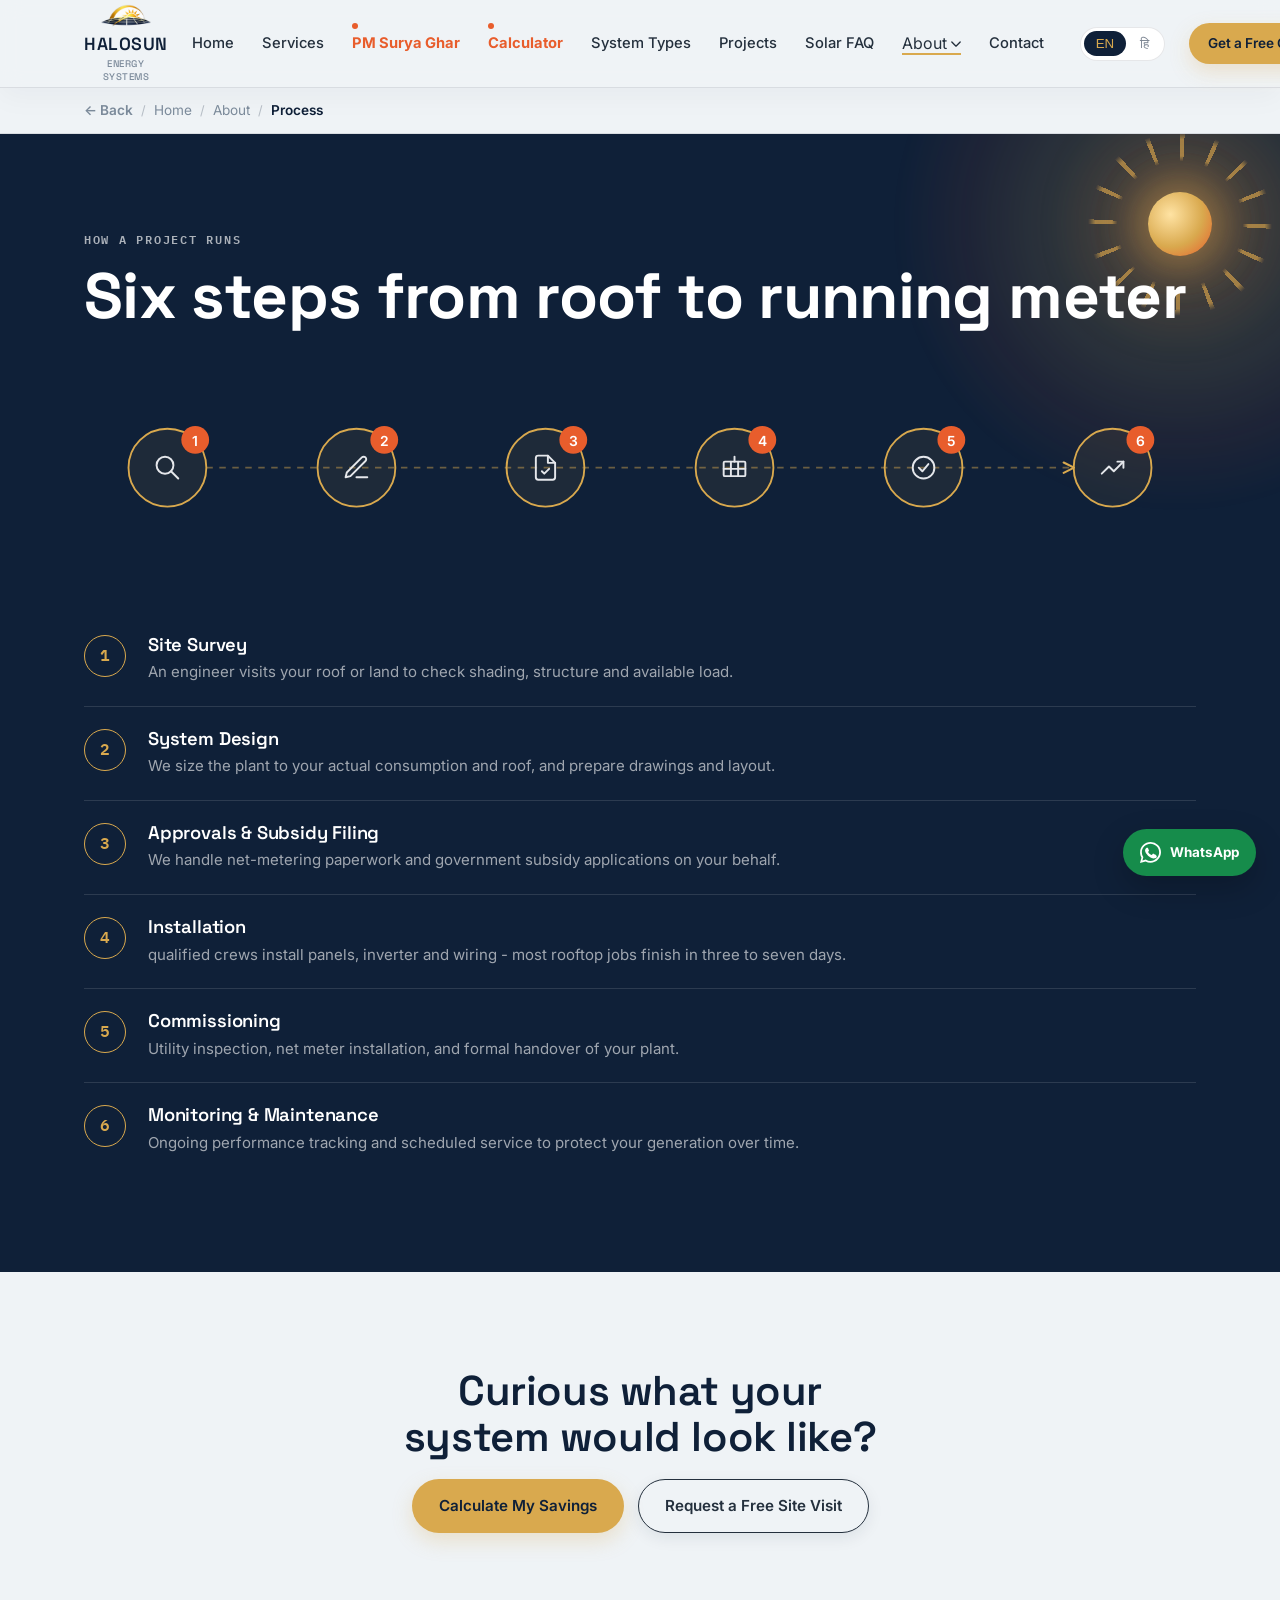
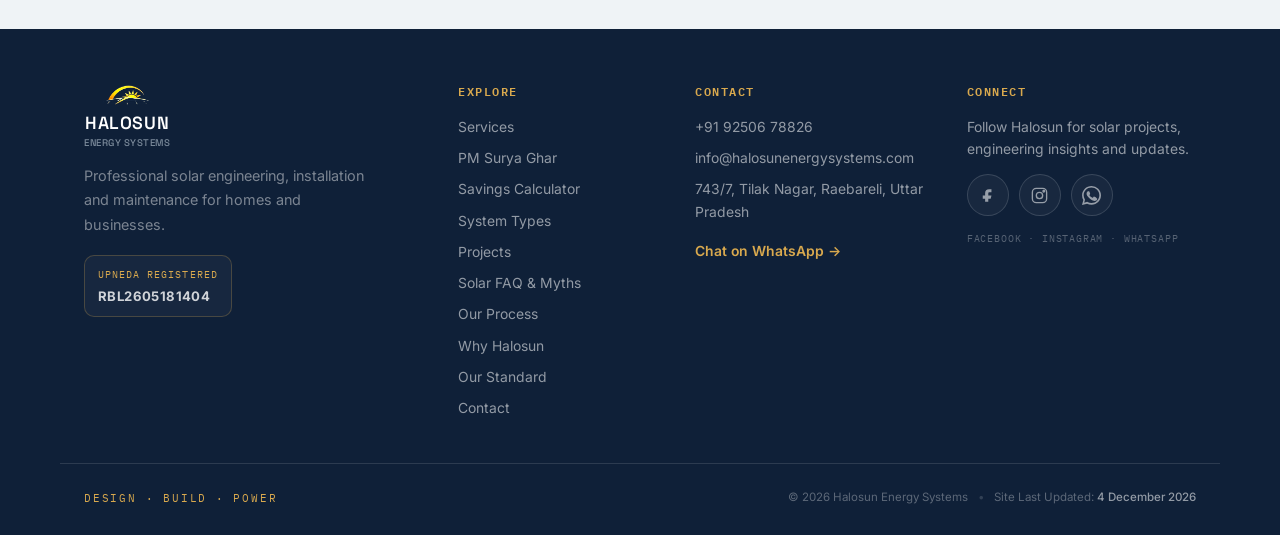
<file: process.html>
<!DOCTYPE html>
<html lang="en">
<head>
  <!-- Google tag (gtag.js) -->
<script async src="https://www.googletagmanager.com/gtag/js?id=G-6843K863Q5"></script>
<script>
  window.dataLayer = window.dataLayer || [];
  function gtag(){dataLayer.push(arguments);}
  gtag('js', new Date());

  gtag('config', 'G-6843K863Q5');
</script>
<meta charset="UTF-8">
<meta name="viewport" content="width=device-width, initial-scale=1.0">
<title>Our Solar Installation Process - 6 Steps | Halosun</title>
<meta name="description" content="From site survey to a running meter: see exactly how Halosun designs, builds and commissions your solar system.">
<link rel="icon" href="assets/favicon.svg" type="image/svg+xml">
<link rel="preconnect" href="https://fonts.googleapis.com">
<link rel="preconnect" href="https://fonts.gstatic.com" crossorigin>
<link href="https://fonts.googleapis.com/css2?family=Space+Grotesk:wght@400;500;600;700&family=Inter:wght@400;500;600&family=IBM+Plex+Mono:wght@500;600&display=swap" rel="stylesheet">
<link rel="stylesheet" href="css/styles.css">
<link rel="stylesheet" href="css/features.css">
<link rel="stylesheet" href="css/back-to-top.css">
<link rel="stylesheet" href="css/nav-align-fix.css">

<link rel="canonical" href="https://halosunenergysystems.com/process.html">

<!-- Open Graph / Facebook / WhatsApp link previews -->
<meta property="og:type" content="website">
<meta property="og:site_name" content="Halosun Energy Systems">
<meta property="og:url" content="https://halosunenergysystems.com/process.html">
<meta property="og:title" content="Our Solar Installation Process - 6 Steps | Halosun">
<meta property="og:description" content="From site survey to a running meter: see exactly how Halosun designs, builds and commissions your solar system.">
<meta property="og:image" content="https://halosunenergysystems.com/assets/logo-hero.png">
<meta property="og:locale" content="en_IN">

<!-- Twitter Card -->
<meta name="twitter:card" content="summary_large_image">
<meta name="twitter:title" content="Our Solar Installation Process - 6 Steps | Halosun">
<meta name="twitter:description" content="From site survey to a running meter: see exactly how Halosun designs, builds and commissions your solar system.">
<meta name="twitter:image" content="https://halosunenergysystems.com/assets/logo-hero.png">
<style>
  .process-flow {
    margin: 2.75rem 0 3.25rem;
  }
  .process-flow svg {
    display: block;
    width: 100%;
    height: auto;
  }
  .process-flow .flow-line {
    stroke: var(--sun, #d9a94e);
    stroke-opacity: 0.45;
    stroke-width: 2;
    stroke-dasharray: 7 7;
    fill: none;
  }
  @media (prefers-reduced-motion: no-preference) {
    .process-flow .flow-line {
      animation: flow-dash 22s linear infinite;
    }
  }
  @keyframes flow-dash {
    to { stroke-dashoffset: -280; }
  }
  .process-flow .flow-node-circle {
    fill: rgba(217, 169, 78, 0.07);
    stroke: var(--sun, #d9a94e);
    stroke-width: 2;
  }
  .process-flow .flow-node-icon {
    fill: none;
    stroke: #e5e7eb;
    stroke-width: 1.6;
    stroke-linecap: round;
    stroke-linejoin: round;
  }
  .process-flow .flow-node-badge {
    fill: var(--ember, #e85d2c);
  }
  .process-flow .flow-node-badge-text {
    fill: #ffffff;
    font-family: 'Inter', sans-serif;
    font-size: 15px;
    font-weight: 600;
    text-anchor: middle;
    dominant-baseline: central;
  }
  @media (max-width: 720px) {
    .process-flow {
      overflow-x: auto;
      -webkit-overflow-scrolling: touch;
    }
    .process-flow svg {
      width: 640px;
      max-width: none;
    }
  }

  /* ---------- Rotating sun + golden glow (process hero, right side) ----------
     Purely decorative - sits behind the hero copy and throws a soft gold
     glow across the top-right of the section. The ray ring spins slowly;
     the glow itself stays still so it doesn't strobe. Content inside
     .section-dark > .wrap gets z-index:1 so text always paints above it. */
  .section.section-dark { overflow: hidden; }
  .section.section-dark > .wrap { position: relative; z-index: 1; }
  .process-hero-sun {
    position: absolute;
    top: -40px;
    right: -30px;
    width: 260px;
    height: 260px;
    pointer-events: none;
    z-index: 0;
  }
  .process-hero-sun .sun-glow {
    position: absolute;
    inset: -160px;
    background: radial-gradient(circle,
      rgba(217, 169, 78, 0.30) 0%,
      rgba(217, 169, 78, 0.14) 32%,
      rgba(232, 93, 44, 0.07) 52%,
      transparent 70%);
    filter: blur(4px);
  }
  .process-hero-sun .sun-rays {
    position: absolute;
    inset: 0;
    border-radius: 50%;
    background: repeating-conic-gradient(from 0deg,
      rgba(217, 169, 78, 0.65) 0deg 3deg,
      transparent 3deg 22.5deg);
    -webkit-mask-image: radial-gradient(circle, transparent 34%, #000 37%, #000 46%, transparent 50%);
            mask-image: radial-gradient(circle, transparent 34%, #000 37%, #000 46%, transparent 50%);
    animation: process-sun-spin 26s linear infinite;
  }
  .process-hero-sun .sun-core {
    position: absolute;
    top: 50%;
    left: 50%;
    width: 64px;
    height: 64px;
    transform: translate(-50%, -50%);
    border-radius: 50%;
    background: radial-gradient(circle at 35% 35%, #ffe3a3, var(--sun, #d9a94e) 55%, var(--ember, #e85d2c) 100%);
    box-shadow: 0 0 40px 10px rgba(217, 169, 78, 0.45), 0 0 90px 30px rgba(232, 93, 44, 0.18);
  }
  @keyframes process-sun-spin {
    to { transform: rotate(360deg); }
  }
  @media (prefers-reduced-motion: reduce) {
    .process-hero-sun .sun-rays { animation: none; }
  }
  @media (max-width: 860px) {
    .process-hero-sun { width: 180px; height: 180px; top: -15px; right: -35px; }
    .process-hero-sun .sun-core { width: 46px; height: 46px; }
  }
  @media (max-width: 560px) {
    .process-hero-sun { display: none; }
  }
</style>
<script type="application/ld+json">
{
  "@context": "https://schema.org",
  "@type": "BreadcrumbList",
  "itemListElement": [
    { "@type": "ListItem", "position": 1, "name": "Home", "item": "https://halosunenergysystems.com/" },
    { "@type": "ListItem", "position": 2, "name": "Process", "item": "https://halosunenergysystems.com/process.html" }
  ]
}
</script>
</head>
<body>
<!-- ============ HEADER ============ -->
<header class="site-header">
  <div class="wrap header-row">
    <a href="/" class="logo">
   <img class="logo-mark" src="assets/logo-header-footer.png" alt="Halosun Energy Systems">
      <span>Halosun <em>Energy Systems</em></span>
    </a>
    <nav class="main-nav" id="main-nav">
      <a href="/" data-i18n="nav-home">Home</a>
      <a href="services.html" data-i18n="nav-services">Services</a>
      <a href="pm-suryaghar.html" class="nav-highlight" data-i18n="nav-pm-suryaghar">PM Surya Ghar</a>
      <a href="calculator.html" class="nav-highlight" data-i18n="nav-calculator">Calculator</a>
      <a href="solar-system-types.html" data-i18n="nav-systypes">System Types</a>
      <a href="gallery.html" data-i18n="nav-projects">Projects</a>
      <a href="faq.html" data-i18n="nav-faq">Solar FAQ</a>
      <div class="nav-dropdown" data-nav-dropdown>
        <button type="button" class="nav-dropdown-trigger active" aria-haspopup="true" aria-expanded="false">
          <span data-i18n="nav-about">About</span>
          <svg class="nav-caret" viewBox="0 0 12 8" aria-hidden="true"><path d="M1 1l5 5 5-5" stroke="currentColor" fill="none" stroke-width="1.6" stroke-linecap="round" stroke-linejoin="round"/></svg>
        </button>
        <div class="nav-dropdown-menu" role="menu">
          <a href="process.html" class="active" role="menuitem" data-i18n="nav-process">Process</a>
          <a href="why.html" role="menuitem" data-i18n="nav-why">Why Halosun</a>
          <a href="standard.html" role="menuitem" data-i18n="nav-standard">Our Standard</a>
        </div>
      </div>
      <a href="contact.html" data-i18n="nav-contact">Contact</a>
    </nav>
    <div class="lang-toggle" role="group" aria-label="Language">
      <button type="button" data-lang="en" class="active">EN</button>
      <button type="button" data-lang="hi">हि</button>
    </div>
    <a href="contact.html" class="btn btn-primary btn-small nav-cta" data-i18n="nav-cta">Get a Free Quote</a>
    <button class="nav-toggle" id="nav-toggle" aria-label="Toggle menu" aria-expanded="false">
      <span></span><span></span><span></span>
    </button>
  </div>
</header>

<main>
  <nav class="breadcrumb-bar" aria-label="Breadcrumb">
    <div class="wrap breadcrumb">
      <a href="/" class="breadcrumb-back" data-i18n="breadcrumb-back">← Back</a>
      <span class="breadcrumb-sep" aria-hidden="true">/</span>
      <a href="/" data-i18n="nav-home">Home</a>
      <span class="breadcrumb-sep" aria-hidden="true">/</span>
      <span data-i18n="nav-about">About</span>
      <span class="breadcrumb-sep" aria-hidden="true">/</span>
      <span class="breadcrumb-current" data-i18n="nav-process">Process</span>
    </div>
  </nav>
  <section class="section section-dark">
    <div class="process-hero-sun" aria-hidden="true">
      <div class="sun-glow"></div>
      <div class="sun-rays"></div>
      <div class="sun-core"></div>
    </div>
    <div class="wrap">
      <p class="eyebrow" data-i18n="process-eyebrow">How a project runs</p>
      <h1 data-i18n="process-title">Six steps from roof to running meter</h1>

      <div class="process-flow" aria-hidden="true">
        <svg viewBox="0 0 1200 200" xmlns="http://www.w3.org/2000/svg">
          <defs>
            <marker id="flowArrow" viewBox="0 0 10 10" refX="8" refY="5" markerWidth="7" markerHeight="7" orient="auto">
              <path d="M1 1L9 5L1 9" fill="none" stroke="#d9a94e" stroke-width="1.6" stroke-linecap="round" stroke-linejoin="round"/>
            </marker>
          </defs>

          <line class="flow-line" x1="132" y1="100" x2="1067" y2="100" marker-end="url(#flowArrow)"/>

          <g>
            <circle class="flow-node-circle" cx="90" cy="100" r="42"/>
            <g class="flow-node-icon" transform="translate(74.4,84.4) scale(1.3)">
              <circle cx="10" cy="10" r="7"/>
              <line x1="21" y1="21" x2="15" y2="15"/>
            </g>
            <circle class="flow-node-badge" cx="120" cy="70" r="15"/>
            <text class="flow-node-badge-text" x="120" y="71">1</text>
          </g>

          <g>
            <circle class="flow-node-circle" cx="294" cy="100" r="42"/>
            <g class="flow-node-icon" transform="translate(278.4,84.4) scale(1.3)">
              <path d="M12 20h9"/>
              <path d="M16.5 3.5a2.121 2.121 0 0 1 3 3L7 19l-4 1 1-4Z"/>
            </g>
            <circle class="flow-node-badge" cx="324" cy="70" r="15"/>
            <text class="flow-node-badge-text" x="324" y="71">2</text>
          </g>

          <g>
            <circle class="flow-node-circle" cx="498" cy="100" r="42"/>
            <g class="flow-node-icon" transform="translate(482.4,84.4) scale(1.3)">
              <path d="M14 2H6a2 2 0 0 0-2 2v16a2 2 0 0 0 2 2h12a2 2 0 0 0 2-2V8Z"/>
              <path d="M14 2v6h6"/>
              <path d="M9 15l2 2 4-4"/>
            </g>
            <circle class="flow-node-badge" cx="528" cy="70" r="15"/>
            <text class="flow-node-badge-text" x="528" y="71">3</text>
          </g>

          <g>
            <circle class="flow-node-circle" cx="702" cy="100" r="42"/>
            <g class="flow-node-icon" transform="translate(686.4,84.4) scale(1.3)">
              <rect x="3" y="7" width="18" height="12" rx="1"/>
              <line x1="3" y1="13" x2="21" y2="13"/>
              <line x1="9" y1="7" x2="9" y2="19"/>
              <line x1="15" y1="7" x2="15" y2="19"/>
              <path d="M12 3v4"/>
            </g>
            <circle class="flow-node-badge" cx="732" cy="70" r="15"/>
            <text class="flow-node-badge-text" x="732" y="71">4</text>
          </g>

          <g>
            <circle class="flow-node-circle" cx="906" cy="100" r="42"/>
            <g class="flow-node-icon" transform="translate(890.4,84.4) scale(1.3)">
              <circle cx="12" cy="12" r="9"/>
              <path d="M8 12l3 3 5-6"/>
            </g>
            <circle class="flow-node-badge" cx="936" cy="70" r="15"/>
            <text class="flow-node-badge-text" x="936" y="71">5</text>
          </g>

          <g>
            <circle class="flow-node-circle" cx="1110" cy="100" r="42"/>
            <g class="flow-node-icon" transform="translate(1094.4,84.4) scale(1.3)">
              <polyline points="3,17 9,11 13,15 21,7"/>
              <polyline points="16,7 21,7 21,12"/>
            </g>
            <circle class="flow-node-badge" cx="1140" cy="70" r="15"/>
            <text class="flow-node-badge-text" x="1140" y="71">6</text>
          </g>
        </svg>
      </div>

      <ol class="process-list">
        <li>
          <span class="ring">1</span>
          <div><h3 data-i18n="process-step1-title">Site Survey</h3><p data-i18n="process-step1-desc">An engineer visits your roof or land to check shading, structure and available load.</p></div>
        </li>
        <li>
          <span class="ring">2</span>
          <div><h3 data-i18n="process-step2-title">System Design</h3><p data-i18n="process-step2-desc">We size the plant to your actual consumption and roof, and prepare drawings and layout.</p></div>
        </li>
        <li>
          <span class="ring">3</span>
          <div><h3 data-i18n="process-step3-title">Approvals &amp; Subsidy Filing</h3><p data-i18n="process-step3-desc">We handle net-metering paperwork and government subsidy applications on your behalf.</p></div>
        </li>
        <li>
          <span class="ring">4</span>
          <div><h3 data-i18n="process-step4-title">Installation</h3><p data-i18n="process-step4-desc">Qualified crews install panels, inverter and wiring - most rooftop jobs finish in three to seven days.</p></div>
        </li>
        <li>
          <span class="ring">5</span>
          <div><h3 data-i18n="process-step5-title">Commissioning</h3><p data-i18n="process-step5-desc">Utility inspection, net meter installation, and formal handover of your plant.</p></div>
        </li>
        <li>
          <span class="ring">6</span>
          <div><h3 data-i18n="process-step6-title">Monitoring &amp; Maintenance</h3><p data-i18n="process-step6-desc">Ongoing performance tracking and scheduled service to protect your generation over time.</p></div>
        </li>
      </ol>
    </div>
  </section>

  <section class="section cta-band">
    <div class="wrap cta-band-inner">
      <h2 data-i18n="cta-band-process-title">Curious what your system would look like?</h2>
      <div class="hero-actions">
        <a href="calculator.html" class="btn btn-primary" data-i18n="hero-cta-1">Calculate My Savings</a>
        <a href="contact.html" class="btn btn-ghost" data-i18n="hero-cta-2">Request a Free Site Visit</a>
      </div>
    </div>
  </section>
</main>
<!-- ============ FOOTER ============ -->
<footer class="site-footer">
  <div class="wrap footer-grid">
    <div class="footer-brand">
      <a href="/" class="logo">
        <img class="logo-mark" src="assets/logo-mark.svg" alt="Halosun Energy Systems">
        <span>Halosun <em>Energy Systems</em></span>
      </a>
      <p class="footer-lead" data-i18n="footer-lead">Professional solar engineering, installation and maintenance for homes and businesses.</p>
      <div class="footer-badge"><span data-i18n="footer-upneda-badge">UPNEDA Registered</span><strong>RBL2605181404</strong></div>
    </div>

    <div class="footer-col">
      <h3 data-i18n="footer-explore">Explore</h3>
      <a href="services.html" data-i18n="nav-services">Services</a>
      <a href="pm-suryaghar.html" data-i18n="nav-pm-suryaghar">PM Surya Ghar</a>
      <a href="calculator.html" data-i18n="footer-calc">Savings Calculator</a>
      <a href="solar-system-types.html" data-i18n="nav-systypes">System Types</a>
      <a href="gallery.html" data-i18n="nav-projects">Projects</a>
      <a href="faq.html" data-i18n="footer-faq-myths">Solar FAQ &amp; Myths</a>
      <a href="process.html" data-i18n="footer-process">Our Process</a>
      <a href="why.html" data-i18n="nav-why">Why Halosun</a>
      <a href="standard.html" data-i18n="nav-standard">Our Standard</a>
      <a href="contact.html" data-i18n="nav-contact">Contact</a>
    </div>

    <div class="footer-col">
      <h3 data-i18n="footer-contact">Contact</h3>
      <a href="tel:+919250678826">+91 92506 78826</a>
      <a href="mailto:info@halosunenergysystems.com">info@halosunenergysystems.com</a>
     <span>743/7, <span data-i18n="footer-contactAdd">Tilak Nagar, Raebareli, Uttar Pradesh</span></span>
      <a class="footer-wa-link" href="https://wa.me/919250678826?text=Hello%20Halosun%20Energy%20Systems%2C%20I%20would%20like%20to%20know%20more%20about%20solar." target="_blank" rel="noopener" data-i18n="footer-wa">Chat on WhatsApp →</a>
    </div>

    <div class="footer-col footer-social-col">
      <h3 data-i18n="footer-connect">Connect</h3>
      <p data-i18n="footer-connect-desc">Follow Halosun for solar projects, engineering insights and updates.</p>
      <div class="social-links" aria-label="Social media links">
        <a class="social-link" href="https://www.facebook.com/profile.php?id=61590382589778" target="_blank" rel="noopener" aria-label="Facebook" title="Facebook">
          <svg viewBox="0 0 24 24" aria-hidden="true"><path d="M14 8h3V4h-3c-3.31 0-5 1.69-5 5v3H6v4h3v4h4v-4h3l1-4h-4V9c0-.67.33-1 1-1Z"/></svg>
        </a>
        <a class="social-link" href="https://www.instagram.com/halosunenergysystems/" target="_blank" rel="noopener" aria-label="Instagram" title="Instagram">
          <svg viewBox="0 0 24 24" aria-hidden="true"><rect x="3" y="3" width="18" height="18" rx="5"/><circle cx="12" cy="12" r="4"/><circle cx="17.4" cy="6.6" r="1"/></svg>
        </a>
        <a class="social-link social-whatsapp" href="https://wa.me/919250678826?text=Hello%20Halosun%20Energy%20Systems%2C%20I%20would%20like%20to%20know%20more%20about%20solar." target="_blank" rel="noopener" aria-label="WhatsApp" title="WhatsApp">
          <svg viewBox="0 0 24 24" aria-hidden="true"><path d="M20.5 3.5A11.8 11.8 0 0 0 12.1 0C5.5 0 .1 5.3.1 11.9c0 2.1.6 4.1 1.6 5.9L0 24l6.4-1.7a12 12 0 0 0 5.7 1.4h.1c6.5 0 11.8-5.3 11.8-11.9 0-3.1-1.2-6.1-3.5-8.3ZM12.1 21.6h-.1c-1.8 0-3.5-.5-5-1.4l-.4-.2-3.8 1 1-3.7-.2-.4a9.7 9.7 0 0 1-1.5-5.2c0-5.4 4.4-9.8 9.9-9.8 2.6 0 5.1 1 7 2.9 1.9 1.9 2.9 4.3 2.9 7 0 5.4-4.4 9.8-9.8 9.8Zm5.4-7.3c-.3-.1-1.8-.9-2.1-1-.3-.1-.5-.1-.7.2-.2.3-.8 1-.9 1.2-.2.2-.3.2-.6.1-1.6-.8-2.7-1.4-3.8-3.2-.3-.5.3-.5.8-1.6.1-.2.1-.4 0-.6-.1-.1-.7-1.7-1-2.3-.3-.6-.5-.5-.7-.5h-.6c-.2 0-.6.1-.9.4-.3.3-1.2 1.1-1.2 2.7s1.2 3.1 1.3 3.3c.2.2 2.3 3.5 5.6 4.9.8.4 1.5.6 2 .7.8.3 1.6.2 2.2.1.7-.1 1.8-.7 2-1.4.3-.7.3-1.3.2-1.4-.1-.2-.3-.2-.6-.4Z"/></svg>
        </a>
      </div>
      <span class="social-note">Facebook · Instagram · WhatsApp</span>
    </div>
  </div>

  <div class="wrap footer-bottom">
    <p class="footer-tagline" data-i18n="footer-tagline">Design <span>·</span> Build <span>·</span> Power</p>
    <div class="footer-meta">
      <span>© <span id="year"></span> Halosun Energy Systems</span>
      <span class="meta-dot">•</span>
      <span>Site Last Updated: <strong id="last-updated">22 August 2026</strong></span>
    </div>
  </div>
</footer>

<a class="floating-whatsapp" href="https://wa.me/919250678826?text=Hello%20Halosun%20Energy%20Systems%2C%20I%20would%20like%20to%20know%20more%20about%20solar." target="_blank" rel="noopener" aria-label="Chat with Halosun Energy Systems on WhatsApp" title="Chat on WhatsApp">
  <svg viewBox="0 0 24 24" aria-hidden="true"><path d="M20.5 3.5A11.8 11.8 0 0 0 12.1 0C5.5 0 .1 5.3.1 11.9c0 2.1.6 4.1 1.6 5.9L0 24l6.4-1.7a12 12 0 0 0 5.7 1.4h.1c6.5 0 11.8-5.3 11.8-11.9 0-3.1-1.2-6.1-3.5-8.3ZM12.1 21.6h-.1c-1.8 0-3.5-.5-5-1.4l-.4-.2-3.8 1 1-3.7-.2-.4a9.7 9.7 0 0 1-1.5-5.2c0-5.4 4.4-9.8 9.9-9.8 2.6 0 5.1 1 7 2.9 1.9 1.9 2.9 4.3 2.9 7 0 5.4-4.4 9.8-9.8 9.8Zm5.4-7.3c-.3-.1-1.8-.9-2.1-1-.3-.1-.5-.1-.7.2-.2.3-.8 1-.9 1.2-.2.2-.3.2-.6.1-1.6-.8-2.7-1.4-3.8-3.2-.3-.5.3-.5.8-1.6.1-.2.1-.4 0-.6-.1-.1-.7-1.7-1-2.3-.3-.6-.5-.5-.7-.5h-.6c-.2 0-.6.1-.9.4-.3.3-1.2 1.1-1.2 2.7s1.2 3.1 1.3 3.3c.2.2 2.3 3.5 5.6 4.9.8.4 1.5.6 2 .7.8.3 1.6.2 2.2.1.7-.1 1.8-.7 2-1.4.3-.7.3-1.3.2-1.4-.1-.2-.3-.2-.6-.4Z"/></svg>
  <span>WhatsApp</span>
</a>
<button type="button" id="backToTop" class="back-to-top" aria-label="Back to top" title="Back to top" data-i18n-title="backtotop-label" data-i18n-aria="backtotop-label">
  <svg viewBox="0 0 24 24" aria-hidden="true"><path d="M12 4l7 7h-4.2v9h-5.6v-9H5l7-7Z"/></svg>
  <span class="visually-hidden" data-i18n="backtotop-label">Back to top</span>
</button>
<script src="js/back-to-top.js"></script>
<script src="js/i18n.js"></script>
<script src="js/main.js"></script>
<script src="js/nav-dropdown.js"></script>
</body>
</html>
</file>
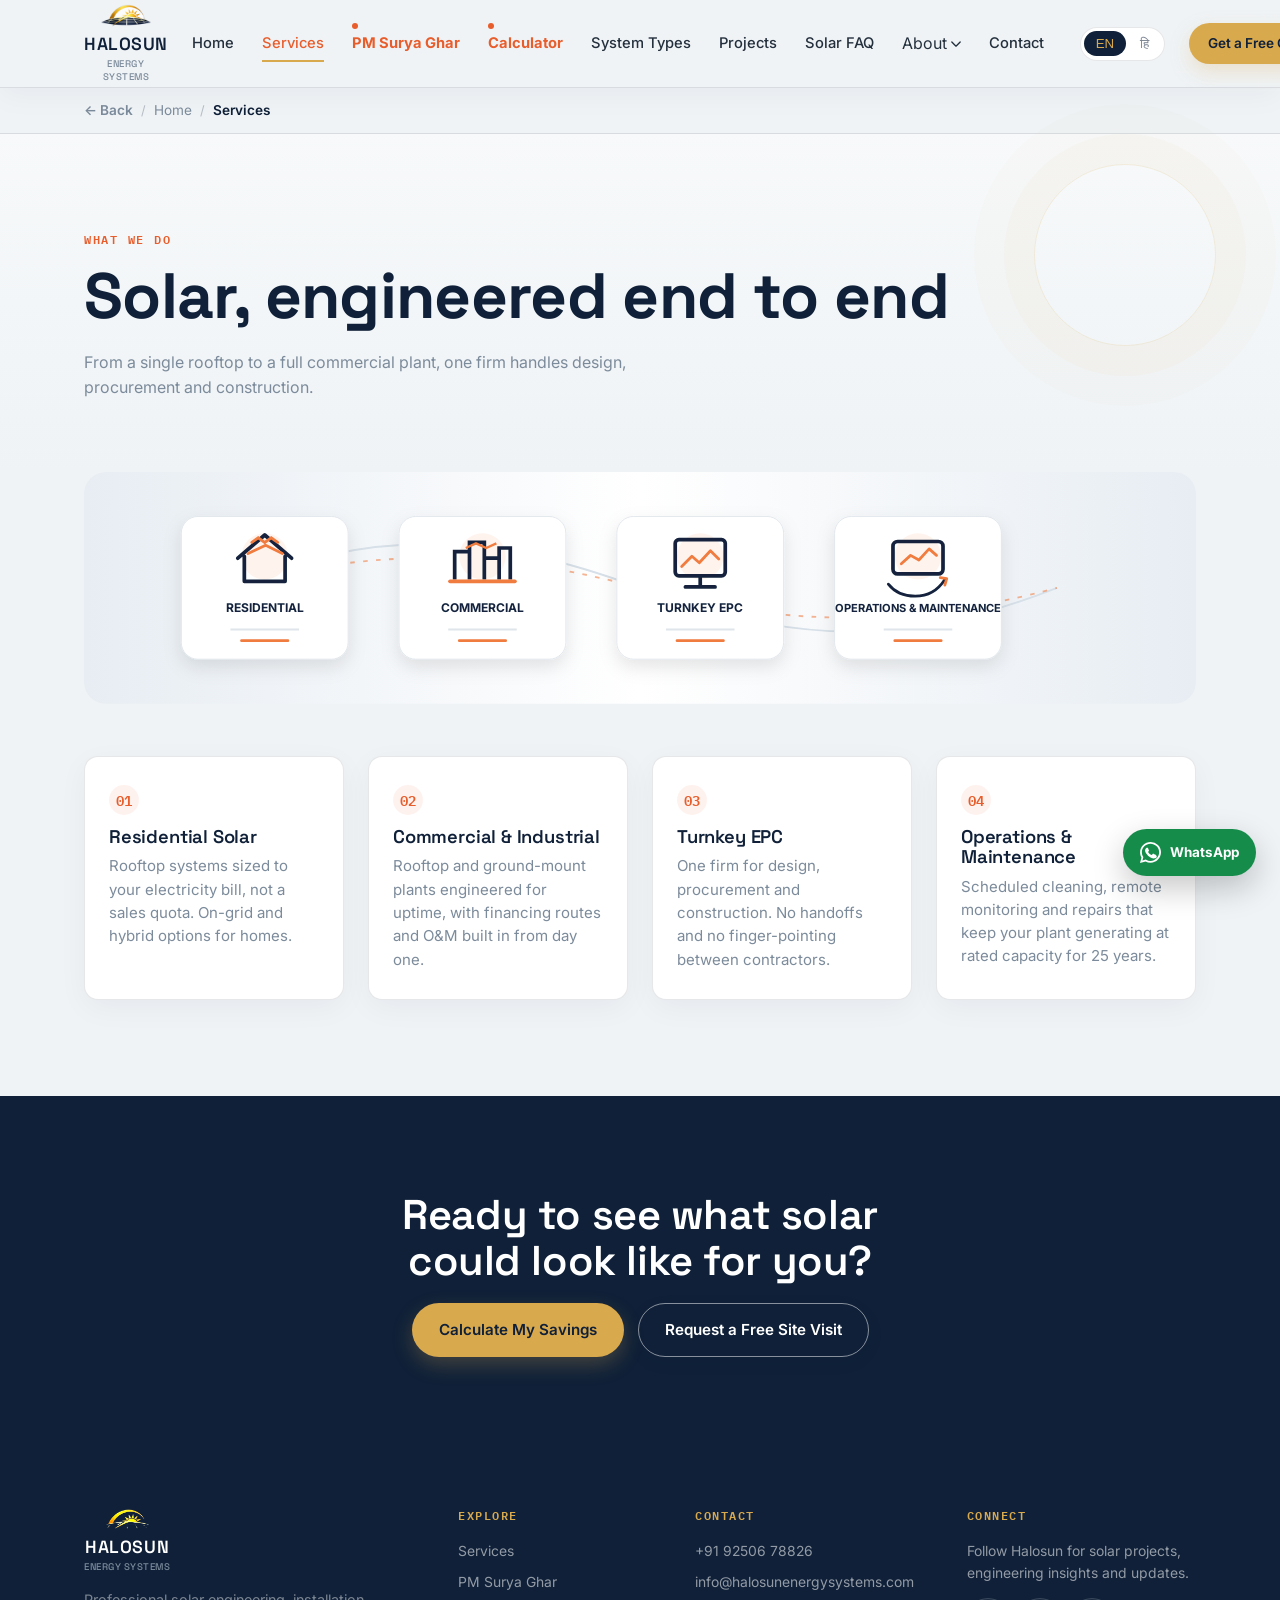
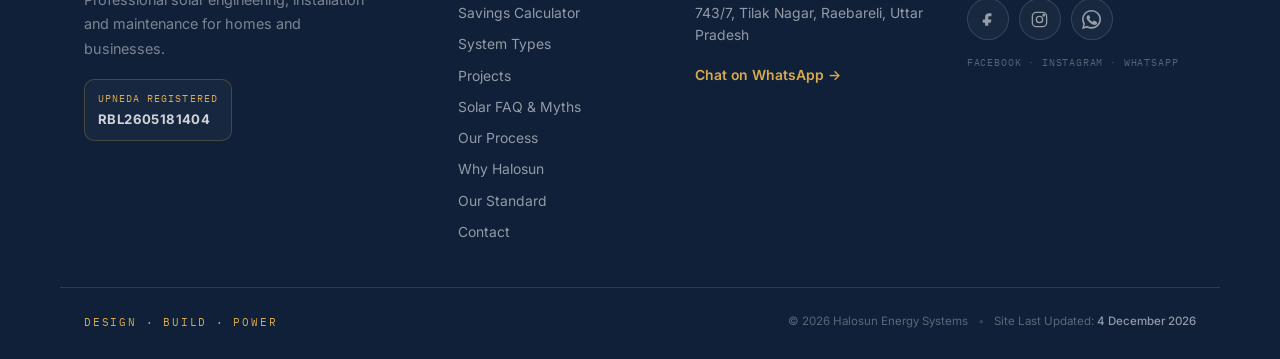
<file: services.html>
<!DOCTYPE html>
<html lang="en">
<head>
  <!-- Google tag (gtag.js) -->
<script async src="https://www.googletagmanager.com/gtag/js?id=G-6843K863Q5"></script>
<script>
  window.dataLayer = window.dataLayer || [];
  function gtag(){dataLayer.push(arguments);}
  gtag('js', new Date());

  gtag('config', 'G-6843K863Q5');
</script>
<meta charset="UTF-8">
<meta name="viewport" content="width=device-width, initial-scale=1.0">
<title>Residential & Commercial Solar Services | Halosun</title>
<meta name="description" content="Turnkey solar design, installation & maintenance for homes and businesses across Uttar Pradesh. One firm, one contract, 25-year monitoring.">
<link rel="icon" href="assets/favicon.svg" type="image/svg+xml">
<link rel="preconnect" href="https://fonts.googleapis.com">
<link rel="preconnect" href="https://fonts.gstatic.com" crossorigin>
<link href="https://fonts.googleapis.com/css2?family=Space+Grotesk:wght@400;500;600;700&family=Inter:wght@400;500;600&family=IBM+Plex+Mono:wght@500;600&display=swap" rel="stylesheet">
<link rel="stylesheet" href="css/styles.css">
<link rel="stylesheet" href="css/features.css"> 
<link rel="stylesheet" href="css/back-to-top.css">
<link rel="stylesheet" href="css/nav-align-fix.css">

<link rel="canonical" href="https://halosunenergysystems.com/services.html">

<!-- Open Graph / Facebook / WhatsApp link previews -->
<meta property="og:type" content="website">
<meta property="og:site_name" content="Halosun Energy Systems">
<meta property="og:url" content="https://halosunenergysystems.com/services.html">
<meta property="og:title" content="Residential & Commercial Solar Services | Halosun">
<meta property="og:description" content="Turnkey solar design, installation & maintenance for homes and businesses across Uttar Pradesh. One firm, one contract, 25-year monitoring.">
<meta property="og:image" content="https://halosunenergysystems.com/assets/logo-hero.png">
<meta property="og:locale" content="en_IN">

<!-- Twitter Card -->
<meta name="twitter:card" content="summary_large_image">
<meta name="twitter:title" content="Residential & Commercial Solar Services | Halosun">
<meta name="twitter:description" content="Turnkey solar design, installation & maintenance for homes and businesses across Uttar Pradesh. One firm, one contract, 25-year monitoring.">
<meta name="twitter:image" content="https://halosunenergysystems.com/assets/logo-hero.png">
<script type="application/ld+json">
{
  "@context": "https://schema.org",
  "@type": "BreadcrumbList",
  "itemListElement": [
    { "@type": "ListItem", "position": 1, "name": "Home", "item": "https://halosunenergysystems.com/" },
    { "@type": "ListItem", "position": 2, "name": "Services", "item": "https://halosunenergysystems.com/services.html" }
  ]
}
</script>

  <style>
    .services-visual-bridge{padding:8px 0 34px;margin-top:-8px}.services-visual-frame{width:100%;max-width:1200px;margin:0 auto;overflow:hidden;border-radius:22px}.services-visual{display:block;width:100%;height:auto}.services-cards-section{padding-top:18px}
    @media(max-width:760px){.services-visual-bridge{padding:4px 0 22px;margin-top:-4px}.services-visual-frame{border-radius:16px}.services-visual{min-width:760px;width:760px;max-width:none;transform:translateX(calc((100vw - 760px)/2))}.services-cards-section{padding-top:10px}}
    @media(max-width:430px){.services-visual{min-width:690px;width:690px;transform:translateX(calc((100vw - 690px)/2))}}
  </style>
</head>
<body>
<!-- ============ HEADER ============ -->
<header class="site-header">
  <div class="wrap header-row">
    <a href="/" class="logo">
      <img class="logo-mark" src="assets/logo-header-footer.png" alt="Halosun Energy Systems">
      <span>Halosun <em>Energy Systems</em></span>
    </a>
    <nav class="main-nav" id="main-nav">
      <a href="/" data-i18n="nav-home">Home</a>
      <a href="services.html" class="active" data-i18n="nav-services">Services</a>
      <a href="pm-suryaghar.html" class="nav-highlight" data-i18n="nav-pm-suryaghar">PM Surya Ghar</a>
      <a href="calculator.html" class="nav-highlight" data-i18n="nav-calculator">Calculator</a>
      <a href="solar-system-types.html" data-i18n="nav-systypes">System Types</a>
      <a href="gallery.html" data-i18n="nav-projects">Projects</a>
      <a href="faq.html" data-i18n="nav-faq">Solar FAQ</a>
      <div class="nav-dropdown" data-nav-dropdown>
        <button type="button" class="nav-dropdown-trigger" aria-haspopup="true" aria-expanded="false">
          <span data-i18n="nav-about">About</span>
          <svg class="nav-caret" viewBox="0 0 12 8" aria-hidden="true"><path d="M1 1l5 5 5-5" stroke="currentColor" fill="none" stroke-width="1.6" stroke-linecap="round" stroke-linejoin="round"/></svg>
        </button>
        <div class="nav-dropdown-menu" role="menu">
          <a href="process.html" role="menuitem" data-i18n="nav-process">Process</a>
          <a href="why.html" role="menuitem" data-i18n="nav-why">Why Halosun</a>
          <a href="standard.html" role="menuitem" data-i18n="nav-standard">Our Standard</a>
        </div>
      </div>
      <a href="contact.html" data-i18n="nav-contact">Contact</a>
    </nav>
    <div class="lang-toggle" role="group" aria-label="Language">
      <button type="button" data-lang="en" class="active">EN</button>
      <button type="button" data-lang="hi">हि</button>
    </div>
    <a href="contact.html" class="btn btn-primary btn-small nav-cta" data-i18n="nav-cta">Get a Free Quote</a>
    <button class="nav-toggle" id="nav-toggle" aria-label="Toggle menu" aria-expanded="false">
      <span></span><span></span><span></span>
    </button>
  </div>
</header>

<main>
  <nav class="breadcrumb-bar" aria-label="Breadcrumb">
    <div class="wrap breadcrumb">
      <a href="/" class="breadcrumb-back" data-i18n="breadcrumb-back">← Back</a>
      <span class="breadcrumb-sep" aria-hidden="true">/</span>
      <a href="/" data-i18n="nav-home">Home</a>
      <span class="breadcrumb-sep" aria-hidden="true">/</span>
      <span class="breadcrumb-current" data-i18n="nav-services">Services</span>
    </div>
  </nav>
  <section class="section page-hero">
    <div class="wrap">
      <p class="eyebrow" data-i18n="svc-hero-eyebrow">What we do</p>
      <h1 data-i18n="svc-hero-title">Solar, engineered end to end</h1>
      <p class="section-sub" data-i18n="svc-hero-sub">From a single rooftop to a full commercial plant, one firm handles design, procurement and construction.</p>
    </div>
  </section>

  <!-- Visual bridge between the hero and service tiles -->
  <section class="services-visual-bridge" aria-label="Solar services overview">
    <div class="wrap">
      <div class="services-visual-frame">
        <svg class="services-visual" viewBox="0 0 1200 250" role="img" aria-labelledby="services-visual-title services-visual-desc" preserveAspectRatio="xMidYMid meet">
          <title id="services-visual-title">Halosun solar services overview</title>
          <desc id="services-visual-desc">Engineering-style visual linking residential solar, commercial solar, turnkey EPC and operations and maintenance.</desc>
          <defs>
            <linearGradient id="bridgeGlow" x1="0" y1="0" x2="1" y2="0"><stop offset="0" stop-color="#e7edf3"/><stop offset=".5" stop-color="#fff"/><stop offset="1" stop-color="#e7edf3"/></linearGradient>
            <filter id="softShadow" x="-20%" y="-30%" width="140%" height="160%"><feDropShadow dx="0" dy="8" stdDeviation="10" flood-opacity=".10"/></filter>
          </defs>
          <rect width="1200" height="250" rx="22" fill="url(#bridgeGlow)"/>
          <path d="M150 125 C310 62 430 62 600 125 C770 188 890 188 1050 125" fill="none" stroke="#d7e0e8" stroke-width="2"/>
          <path d="M150 125 C310 82 440 82 600 125 C760 168 890 168 1050 125" fill="none" stroke="#f07b3f" stroke-width="2" stroke-dasharray="5 9" opacity=".55"/>
          <g transform="translate(105 48)" filter="url(#softShadow)">
            <rect width="180" height="154" rx="18" fill="#fff" stroke="#e1e7ec"/><circle cx="90" cy="43" r="25" fill="#fff3ed"/>
            <path d="M61 45 90 20l29 25M68 43v27h44V43" fill="none" stroke="#12243e" stroke-width="4" stroke-linecap="round" stroke-linejoin="round"/>
            <path d="M72 40 91 31l18 9M76 28l7-5 7 5 7-5 7 5" fill="none" stroke="#f07b3f" stroke-width="3" stroke-linecap="round"/>
            <text x="90" y="103" text-anchor="middle" font-family="Inter,Arial,sans-serif" font-size="13" font-weight="700" fill="#12243e" data-i18n="svc-visual-residential">RESIDENTIAL</text><path d="M53 122h74" stroke="#dfe5ea" stroke-width="2"/><path d="M65 134h50" stroke="#f07b3f" stroke-width="3" stroke-linecap="round"/>
          </g>
          <g transform="translate(340 48)" filter="url(#softShadow)">
            <rect width="180" height="154" rx="18" fill="#fff" stroke="#e1e7ec"/><circle cx="90" cy="43" r="25" fill="#fff3ed"/>
            <path d="M60 68V38h16v30m0 0V28h16v40m0 0V45h16v23m0 0V34h12v34" fill="none" stroke="#12243e" stroke-width="4"/><path d="M55 70h70" stroke="#f07b3f" stroke-width="4" stroke-linecap="round"/><path d="M72 34l11-5 11 5 11-5" fill="none" stroke="#f07b3f" stroke-width="2.5"/>
            <text x="90" y="103" text-anchor="middle" font-family="Inter,Arial,sans-serif" font-size="13" font-weight="700" fill="#12243e" data-i18n="svc-visual-commercial">COMMERCIAL</text><path d="M53 122h74" stroke="#dfe5ea" stroke-width="2"/><path d="M65 134h50" stroke="#f07b3f" stroke-width="3" stroke-linecap="round"/>
          </g>
          <g transform="translate(575 48)" filter="url(#softShadow)">
            <rect width="180" height="154" rx="18" fill="#fff" stroke="#e1e7ec"/><circle cx="90" cy="43" r="25" fill="#fff3ed"/>
            <rect x="63" y="25" width="54" height="39" rx="4" fill="none" stroke="#12243e" stroke-width="4"/><path d="m70 54 11-11 8 7 12-13 9 9" fill="none" stroke="#f07b3f" stroke-width="3" stroke-linecap="round" stroke-linejoin="round"/><path d="M90 64v12M74 76h32" stroke="#12243e" stroke-width="4" stroke-linecap="round"/>
            <text x="90" y="103" text-anchor="middle" font-family="Inter,Arial,sans-serif" font-size="13" font-weight="700" fill="#12243e" data-i18n="svc-visual-turnkey">TURNKEY EPC</text><path d="M53 122h74" stroke="#dfe5ea" stroke-width="2"/><path d="M65 134h50" stroke="#f07b3f" stroke-width="3" stroke-linecap="round"/>
          </g>
          <g transform="translate(810 48)" filter="url(#softShadow)">
            <rect width="180" height="154" rx="18" fill="#fff" stroke="#e1e7ec"/><circle cx="90" cy="43" r="25" fill="#fff3ed"/>
            <rect x="63" y="27" width="54" height="35" rx="5" fill="none" stroke="#12243e" stroke-width="4"/><path d="m72 51 10-9 9 5 11-12 8 7" fill="none" stroke="#f07b3f" stroke-width="3" stroke-linecap="round" stroke-linejoin="round"/><path d="M58 73c7 9 17 13 29 13 14 0 25-7 32-18" fill="none" stroke="#12243e" stroke-width="3" stroke-linecap="round"/><path d="m114 66 7 1-2 7" fill="none" stroke="#f07b3f" stroke-width="3" stroke-linecap="round" stroke-linejoin="round"/>
            <text x="90" y="103" text-anchor="middle" font-family="Inter,Arial,sans-serif" font-size="12" font-weight="700" fill="#12243e" data-i18n="svc-visual-om">OPERATIONS &amp; MAINTENANCE</text><path d="M53 122h74" stroke="#dfe5ea" stroke-width="2"/><path d="M65 134h50" stroke="#f07b3f" stroke-width="3" stroke-linecap="round"/>
          </g>
        </svg>
      </div>
    </div>
  </section>

  <section class="section services-cards-section">
    <div class="wrap">
      <div class="grid grid-4 svc-grid">
        <div class="card">
          <div class="card-mark">01</div>
          <h3 data-i18n="svc-card-01-title">Residential Solar</h3>
          <p data-i18n="svc-card-01-desc">Rooftop systems sized to your electricity bill, not a sales quota. On-grid and hybrid options for homes.</p>
        </div>
        <div class="card">
          <div class="card-mark">02</div>
          <h3 data-i18n="svc-card-02-title">Commercial &amp; Industrial</h3>
          <p data-i18n="svc-card-02-desc">Rooftop and ground-mount plants engineered for uptime, with financing routes and O&amp;M built in from day one.</p>
        </div>
        <div class="card">
          <div class="card-mark">03</div>
          <h3 data-i18n="svc-card-03-title">Turnkey EPC</h3>
          <p data-i18n="svc-card-03-desc">One firm for design, procurement and construction. No handoffs and no finger-pointing between contractors.</p>
        </div>
        <div class="card">
          <div class="card-mark">04</div>
          <h3 data-i18n="svc-card-04-title">Operations &amp; Maintenance</h3>
          <p data-i18n="svc-card-04-desc">Scheduled cleaning, remote monitoring and repairs that keep your plant generating at rated capacity for 25 years.</p>
        </div>
      </div>
    </div>
  </section>

  <section class="section section-dark cta-band">
    <div class="wrap cta-band-inner">
      <h2 data-i18n="cta-band-services-title">Ready to see what solar could look like for you?</h2>
      <div class="hero-actions">
        <a href="calculator.html" class="btn btn-primary" data-i18n="hero-cta-1">Calculate My Savings</a>
        <a href="contact.html" class="btn btn-ghost" data-i18n="hero-cta-2">Request a Free Site Visit</a>
      </div>
    </div>
  </section>
</main>
<!-- ============ FOOTER ============ -->
<footer class="site-footer">
  <div class="wrap footer-grid">
    <div class="footer-brand">
      <a href="/" class="logo">
        <img class="logo-mark" src="assets/logo-mark.svg" alt="Halosun Energy Systems">
        <span>Halosun <em>Energy Systems</em></span>
      </a>
      <p class="footer-lead" data-i18n="footer-lead">Professional solar engineering, installation and maintenance for homes and businesses.</p>
      <div class="footer-badge"><span data-i18n="footer-upneda-badge">UPNEDA Registered</span><strong>RBL2605181404</strong></div>
    </div>

    <div class="footer-col">
      <h3 data-i18n="footer-explore">Explore</h3>
      <a href="services.html" data-i18n="nav-services">Services</a>
      <a href="pm-suryaghar.html" data-i18n="nav-pm-suryaghar">PM Surya Ghar</a>
      <a href="calculator.html" data-i18n="footer-calc">Savings Calculator</a>
      <a href="solar-system-types.html" data-i18n="nav-systypes">System Types</a>
      <a href="gallery.html" data-i18n="nav-projects">Projects</a>
      <a href="faq.html" data-i18n="footer-faq-myths">Solar FAQ &amp; Myths</a>
      <a href="process.html" data-i18n="footer-process">Our Process</a>
      <a href="why.html" data-i18n="nav-why">Why Halosun</a>
      <a href="standard.html" data-i18n="nav-standard">Our Standard</a>
      <a href="contact.html" data-i18n="nav-contact">Contact</a>
    </div>

    <div class="footer-col">
      <h3 data-i18n="footer-contact">Contact</h3>
      <a href="tel:+919250678826">+91 92506 78826</a>
      <a href="mailto:info@halosunenergysystems.com">info@halosunenergysystems.com</a>
      <span>743/7, <span data-i18n="footer-contactAdd">Tilak Nagar, Raebareli, Uttar Pradesh</span></span>
      <a class="footer-wa-link" href="https://wa.me/919250678826?text=Hello%20Halosun%20Energy%20Systems%2C%20I%20would%20like%20to%20know%20more%20about%20solar." target="_blank" rel="noopener" data-i18n="footer-wa">Chat on WhatsApp →</a>
    </div>

    <div class="footer-col footer-social-col">
      <h3 data-i18n="footer-connect">Connect</h3>
      <p data-i18n="footer-connect-desc">Follow Halosun for solar projects, engineering insights and updates.</p>
      <div class="social-links" aria-label="Social media links">
        <a class="social-link" href="https://www.facebook.com/profile.php?id=61590382589778" target="_blank" rel="noopener" aria-label="Facebook" title="Facebook">
          <svg viewBox="0 0 24 24" aria-hidden="true"><path d="M14 8h3V4h-3c-3.31 0-5 1.69-5 5v3H6v4h3v4h4v-4h3l1-4h-4V9c0-.67.33-1 1-1Z"/></svg>
        </a>
        <a class="social-link" href="https://www.instagram.com/halosunenergysystems/" target="_blank" rel="noopener" aria-label="Instagram" title="Instagram">
          <svg viewBox="0 0 24 24" aria-hidden="true"><rect x="3" y="3" width="18" height="18" rx="5"/><circle cx="12" cy="12" r="4"/><circle cx="17.4" cy="6.6" r="1"/></svg>
        </a>
        <a class="social-link social-whatsapp" href="https://wa.me/919250678826?text=Hello%20Halosun%20Energy%20Systems%2C%20I%20would%20like%20to%20know%20more%20about%20solar." target="_blank" rel="noopener" aria-label="WhatsApp" title="WhatsApp">
          <svg viewBox="0 0 24 24" aria-hidden="true"><path d="M20.5 3.5A11.8 11.8 0 0 0 12.1 0C5.5 0 .1 5.3.1 11.9c0 2.1.6 4.1 1.6 5.9L0 24l6.4-1.7a12 12 0 0 0 5.7 1.4h.1c6.5 0 11.8-5.3 11.8-11.9 0-3.1-1.2-6.1-3.5-8.3ZM12.1 21.6h-.1c-1.8 0-3.5-.5-5-1.4l-.4-.2-3.8 1 1-3.7-.2-.4a9.7 9.7 0 0 1-1.5-5.2c0-5.4 4.4-9.8 9.9-9.8 2.6 0 5.1 1 7 2.9 1.9 1.9 2.9 4.3 2.9 7 0 5.4-4.4 9.8-9.8 9.8Zm5.4-7.3c-.3-.1-1.8-.9-2.1-1-.3-.1-.5-.1-.7.2-.2.3-.8 1-.9 1.2-.2.2-.3.2-.6.1-1.6-.8-2.7-1.4-3.8-3.2-.3-.5.3-.5.8-1.6.1-.2.1-.4 0-.6-.1-.1-.7-1.7-1-2.3-.3-.6-.5-.5-.7-.5h-.6c-.2 0-.6.1-.9.4-.3.3-1.2 1.1-1.2 2.7s1.2 3.1 1.3 3.3c.2.2 2.3 3.5 5.6 4.9.8.4 1.5.6 2 .7.8.3 1.6.2 2.2.1.7-.1 1.8-.7 2-1.4.3-.7.3-1.3.2-1.4-.1-.2-.3-.2-.6-.4Z"/></svg>
        </a>
      </div>
      <span class="social-note">Facebook · Instagram · WhatsApp</span>
    </div>
  </div>

  <div class="wrap footer-bottom">
    <p class="footer-tagline" data-i18n="footer-tagline">Design <span>·</span> Build <span>·</span> Power</p>
    <div class="footer-meta">
      <span>© <span id="year"></span> Halosun Energy Systems</span>
      <span class="meta-dot">•</span>
      <span>Site Last Updated: <strong id="last-updated">22 August 2026</strong></span>
    </div>
  </div>
</footer>

<a class="floating-whatsapp" href="https://wa.me/919250678826?text=Hello%20Halosun%20Energy%20Systems%2C%20I%20would%20like%20to%20know%20more%20about%20solar." target="_blank" rel="noopener" aria-label="Chat with Halosun Energy Systems on WhatsApp" title="Chat on WhatsApp">
  <svg viewBox="0 0 24 24" aria-hidden="true"><path d="M20.5 3.5A11.8 11.8 0 0 0 12.1 0C5.5 0 .1 5.3.1 11.9c0 2.1.6 4.1 1.6 5.9L0 24l6.4-1.7a12 12 0 0 0 5.7 1.4h.1c6.5 0 11.8-5.3 11.8-11.9 0-3.1-1.2-6.1-3.5-8.3ZM12.1 21.6h-.1c-1.8 0-3.5-.5-5-1.4l-.4-.2-3.8 1 1-3.7-.2-.4a9.7 9.7 0 0 1-1.5-5.2c0-5.4 4.4-9.8 9.9-9.8 2.6 0 5.1 1 7 2.9 1.9 1.9 2.9 4.3 2.9 7 0 5.4-4.4 9.8-9.8 9.8Zm5.4-7.3c-.3-.1-1.8-.9-2.1-1-.3-.1-.5-.1-.7.2-.2.3-.8 1-.9 1.2-.2.2-.3.2-.6.1-1.6-.8-2.7-1.4-3.8-3.2-.3-.5.3-.5.8-1.6.1-.2.1-.4 0-.6-.1-.1-.7-1.7-1-2.3-.3-.6-.5-.5-.7-.5h-.6c-.2 0-.6.1-.9.4-.3.3-1.2 1.1-1.2 2.7s1.2 3.1 1.3 3.3c.2.2 2.3 3.5 5.6 4.9.8.4 1.5.6 2 .7.8.3 1.6.2 2.2.1.7-.1 1.8-.7 2-1.4.3-.7.3-1.3.2-1.4-.1-.2-.3-.2-.6-.4Z"/></svg>
  <span>WhatsApp</span>
</a>
<button type="button" id="backToTop" class="back-to-top" aria-label="Back to top" title="Back to top" data-i18n-title="backtotop-label" data-i18n-aria="backtotop-label">
  <svg viewBox="0 0 24 24" aria-hidden="true"><path d="M12 4l7 7h-4.2v9h-5.6v-9H5l7-7Z"/></svg>
  <span class="visually-hidden" data-i18n="backtotop-label">Back to top</span>
</button>
<script src="js/back-to-top.js"></script>
<script src="js/i18n.js"></script>
<script src="js/main.js"></script>
<script src="js/nav-dropdown.js"></script>
</body>
</html>
</file>
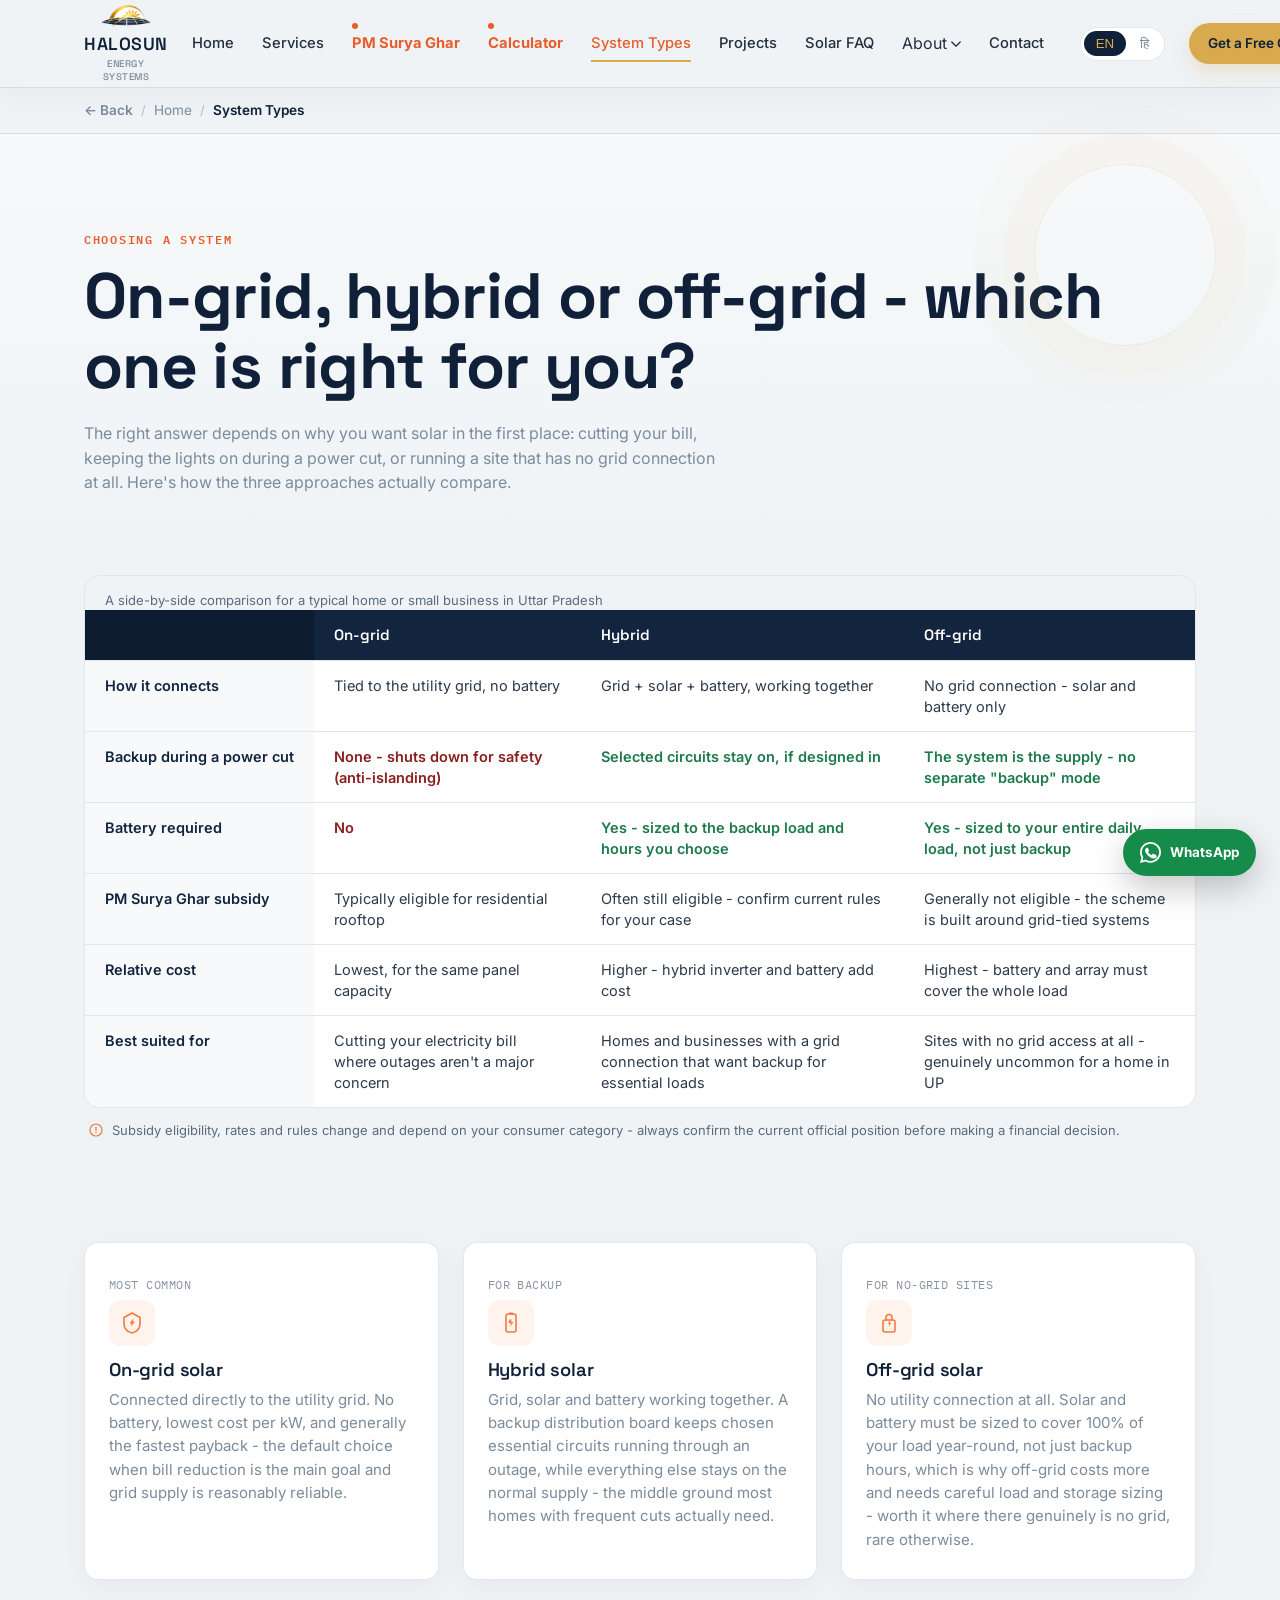
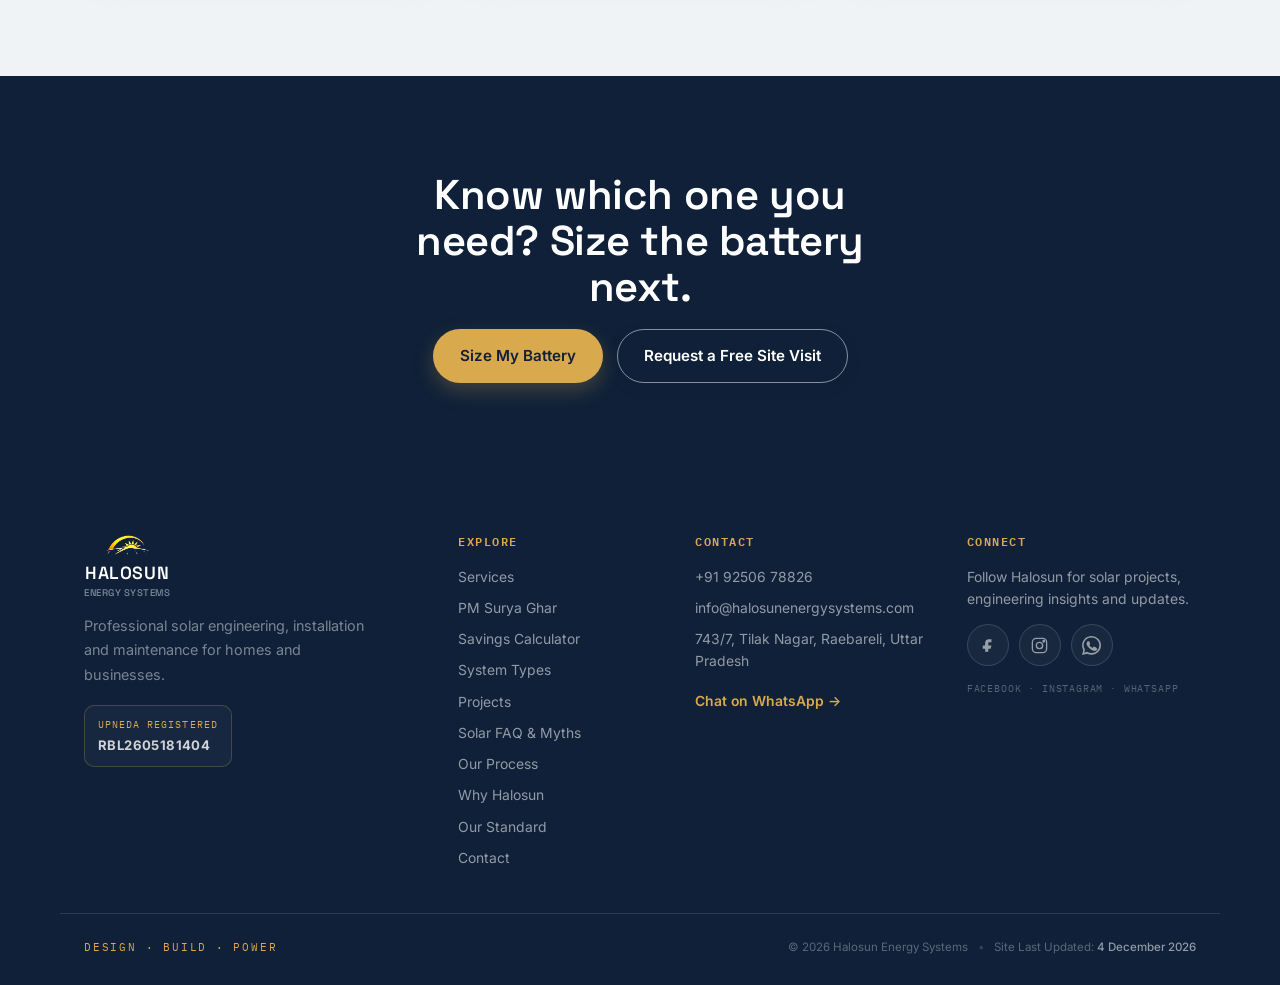
<file: solar-system-types.html>
<!DOCTYPE html>
<html lang="en">
<head>
  <!-- Google tag (gtag.js) -->
<script async src="https://www.googletagmanager.com/gtag/js?id=G-6843K863Q5"></script>
<script>
  window.dataLayer = window.dataLayer || [];
  function gtag(){dataLayer.push(arguments);}
  gtag('js', new Date());

  gtag('config', 'G-6843K863Q5');
</script>
<meta charset="UTF-8">
<meta name="viewport" content="width=device-width, initial-scale=1.0">
<title>On-Grid vs Hybrid vs Off-Grid Solar - Which One Do You Need? | Halosun</title>
<meta name="description" content="A plain-language comparison of on-grid, hybrid and off-grid solar for homes and businesses in Uttar Pradesh - backup, batteries, subsidy eligibility and cost, side by side.">
<link rel="icon" href="assets/favicon.svg" type="image/svg+xml">
<link rel="preconnect" href="https://fonts.googleapis.com">
<link rel="preconnect" href="https://fonts.gstatic.com" crossorigin>
<link href="https://fonts.googleapis.com/css2?family=Space+Grotesk:wght@400;500;600;700&family=Inter:wght@400;500;600&family=IBM+Plex+Mono:wght@500;600&display=swap" rel="stylesheet">
<link rel="stylesheet" href="css/styles.css">
<link rel="stylesheet" href="css/features.css">
<link rel="stylesheet" href="css/back-to-top.css">
<link rel="stylesheet" href="css/nav-align-fix.css">

<link rel="canonical" href="https://halosunenergysystems.com/solar-system-types.html">

<!-- Open Graph / Facebook / WhatsApp link previews -->
<meta property="og:type" content="website">
<meta property="og:site_name" content="Halosun Energy Systems">
<meta property="og:url" content="https://halosunenergysystems.com/solar-system-types.html">
<meta property="og:title" content="On-Grid vs Hybrid vs Off-Grid Solar - Which One Do You Need? | Halosun">
<meta property="og:description" content="A plain-language comparison of on-grid, hybrid and off-grid solar for homes and businesses in Uttar Pradesh - backup, batteries, subsidy eligibility and cost, side by side.">
<meta property="og:image" content="https://halosunenergysystems.com/assets/logo-hero.png">
<meta property="og:locale" content="en_IN">

<!-- Twitter Card -->
<meta name="twitter:card" content="summary_large_image">
<meta name="twitter:title" content="On-Grid vs Hybrid vs Off-Grid Solar - Which One Do You Need? | Halosun">
<meta name="twitter:description" content="A plain-language comparison of on-grid, hybrid and off-grid solar for homes and businesses in Uttar Pradesh - backup, batteries, subsidy eligibility and cost, side by side.">
<meta name="twitter:image" content="https://halosunenergysystems.com/assets/logo-hero.png">
<script type="application/ld+json">
{
  "@context": "https://schema.org",
  "@type": "BreadcrumbList",
  "itemListElement": [
    { "@type": "ListItem", "position": 1, "name": "Home", "item": "https://halosunenergysystems.com/" },
    { "@type": "ListItem", "position": 2, "name": "On-Grid vs Hybrid vs Off-Grid", "item": "https://halosunenergysystems.com/solar-system-types.html" }
  ]
}
</script>
<script type="application/ld+json">
{
  "@context": "https://schema.org",
  "@type": "FAQPage",
  "mainEntity": [
    {
      "@type": "Question",
      "name": "What is the difference between on-grid, hybrid and off-grid solar?",
      "acceptedAnswer": {
        "@type": "Answer",
        "text": "On-grid solar connects to the utility grid and has no battery; it is generally the most economical way to cut a bill but gives no backup during an outage. Hybrid solar combines grid, solar and battery so that selected circuits can stay powered during a cut. Off-grid solar has no grid connection at all and is designed entirely around solar and battery capacity to meet 100% of the load."
      }
    },
    {
      "@type": "Question",
      "name": "Is off-grid solar a good fit for a home that already has a grid connection?",
      "acceptedAnswer": {
        "@type": "Answer",
        "text": "Usually not. Off-grid systems have to be sized to cover the entire load with no grid to fall back on, which makes them larger and more expensive than a hybrid system for the same backup. Most homes and businesses that already have a grid connection are better served by hybrid solar for backup, with off-grid reserved for sites that genuinely have no grid access."
      }
    }
  ]
}
</script>

  <style>
    /* ===== Solar system types: comparison table + type cards =====
       Scoped to this page. Reuses the site's existing navy / orange
       tokens (see services.html inline SVG) rather than introducing
       a new palette. */
    .systypes-compare{ padding: 8px 0 6px; }
    .systypes-table-scroll{
      width: 100%;
      overflow-x: auto;
      -webkit-overflow-scrolling: touch;
      border-radius: 16px;
      border: 1px solid #e1e7ec;
    }
    table.systypes-table{
      width: 100%;
      min-width: 680px;
      border-collapse: collapse;
      background: #fff;
      font-family: 'Inter', Arial, sans-serif;
    }
    table.systypes-table caption{ text-align: left; padding: 14px 20px 0; font-size: 13px; color: #5b6b7c; }
    table.systypes-table th, table.systypes-table td{
      text-align: left;
      padding: 14px 20px;
      border-bottom: 1px solid #e1e7ec;
      vertical-align: top;
      font-size: 14.5px;
      line-height: 1.45;
      color: #2c3a4c;
    }
    table.systypes-table thead th{
      background: #12243e;
      color: #fff;
      font-family: 'Space Grotesk', Arial, sans-serif;
      font-weight: 600;
      font-size: 15px;
      white-space: nowrap;
    }
    table.systypes-table thead th:first-child{ background: #0d1c30; }
    table.systypes-table tbody th{
      font-weight: 600;
      color: #12243e;
      background: #f7f9fb;
      white-space: nowrap;
      width: 190px;
    }
    table.systypes-table tbody tr:last-child th,
    table.systypes-table tbody tr:last-child td{ border-bottom: none; }
    table.systypes-table td.is-yes{ color: #1d7a4c; font-weight: 600; }
    table.systypes-table td.is-no{ color: #8a1f1f; font-weight: 600; }
    .systypes-table-note{
      margin: 12px 4px 0;
      font-size: 13px;
      color: #5b6b7c;
      display: flex;
      gap: 8px;
      align-items: flex-start;
    }
    .systypes-table-note svg{ flex: none; width: 16px; height: 16px; margin-top: 2px; color: #f07b3f; }

    .systypes-type-icon{
      width: 46px; height: 46px;
      display: flex; align-items: center; justify-content: center;
      border-radius: 12px;
      background: #fff3ed;
      color: #f07b3f;
      margin-bottom: 14px;
    }
    .systypes-type-icon svg{ width: 24px; height: 24px; }
    .systypes-type-tag{
      display: inline-block;
      font-family: 'IBM Plex Mono', monospace;
      font-size: 11.5px;
      letter-spacing: .04em;
      color: #8a94a3;
      margin-bottom: 6px;
    }

    @media (max-width: 760px){
      table.systypes-table th, table.systypes-table td{ padding: 12px 14px; font-size: 13.5px; }
      table.systypes-table tbody th{ width: 150px; }
    }
  </style>
</head>
<body>
<!-- ============ HEADER ============ -->
<header class="site-header">
  <div class="wrap header-row">
    <a href="/" class="logo">
      <img class="logo-mark" src="assets/logo-header-footer.png" alt="Halosun Energy Systems">
      <span>Halosun <em>Energy Systems</em></span>
    </a>
    <nav class="main-nav" id="main-nav">
      <a href="/" data-i18n="nav-home">Home</a>
      <a href="services.html" data-i18n="nav-services">Services</a>
      <a href="pm-suryaghar.html" class="nav-highlight" data-i18n="nav-pm-suryaghar">PM Surya Ghar</a>
      <a href="calculator.html" class="nav-highlight" data-i18n="nav-calculator">Calculator</a>
      <a href="solar-system-types.html" class="active" data-i18n="nav-systypes">System Types</a>
      <a href="gallery.html" data-i18n="nav-projects">Projects</a>
      <a href="faq.html" data-i18n="nav-faq">Solar FAQ</a>
      <div class="nav-dropdown" data-nav-dropdown>
        <button type="button" class="nav-dropdown-trigger" aria-haspopup="true" aria-expanded="false">
          <span data-i18n="nav-about">About</span>
          <svg class="nav-caret" viewBox="0 0 12 8" aria-hidden="true"><path d="M1 1l5 5 5-5" stroke="currentColor" fill="none" stroke-width="1.6" stroke-linecap="round" stroke-linejoin="round"/></svg>
        </button>
        <div class="nav-dropdown-menu" role="menu">
          <a href="process.html" role="menuitem" data-i18n="nav-process">Process</a>
          <a href="why.html" role="menuitem" data-i18n="nav-why">Why Halosun</a>
          <a href="standard.html" role="menuitem" data-i18n="nav-standard">Our Standard</a>
        </div>
      </div>
      <a href="contact.html" data-i18n="nav-contact">Contact</a>
    </nav>
    <div class="lang-toggle" role="group" aria-label="Language">
      <button type="button" data-lang="en" class="active">EN</button>
      <button type="button" data-lang="hi">हि</button>
    </div>
    <a href="contact.html" class="btn btn-primary btn-small nav-cta" data-i18n="nav-cta">Get a Free Quote</a>
    <button class="nav-toggle" id="nav-toggle" aria-label="Toggle menu" aria-expanded="false">
      <span></span><span></span><span></span>
    </button>
  </div>
</header>

<main>
  <nav class="breadcrumb-bar" aria-label="Breadcrumb">
    <div class="wrap breadcrumb">
      <a href="/" class="breadcrumb-back" data-i18n="breadcrumb-back">← Back</a>
      <span class="breadcrumb-sep" aria-hidden="true">/</span>
      <a href="/" data-i18n="nav-home">Home</a>
      <span class="breadcrumb-sep" aria-hidden="true">/</span>
      <span class="breadcrumb-current" data-i18n="nav-systypes">System Types</span>
    </div>
  </nav>

  <section class="section page-hero">
    <div class="wrap">
      <p class="eyebrow" data-i18n="sys-hero-eyebrow">Choosing a system</p>
      <h1 data-i18n="sys-hero-title">On-grid, hybrid or off-grid - which one is right for you?</h1>
      <p class="section-sub" data-i18n="sys-hero-sub">The right answer depends on why you want solar in the first place: cutting your bill, keeping the lights on during a power cut, or running a site that has no grid connection at all. Here's how the three approaches actually compare.</p>
    </div>
  </section>

  <section class="section systypes-compare">
    <div class="wrap">
      <div class="systypes-table-scroll">
        <table class="systypes-table">
          <caption data-i18n="sys-table-caption">A side-by-side comparison for a typical home or small business in Uttar Pradesh</caption>
          <thead>
            <tr>
              <th scope="col"><span aria-hidden="true">&nbsp;</span></th>
              <th scope="col" data-i18n="sys-col-on">On-grid</th>
              <th scope="col" data-i18n="sys-col-hybrid">Hybrid</th>
              <th scope="col" data-i18n="sys-col-off">Off-grid</th>
            </tr>
          </thead>
          <tbody>
            <tr>
              <th scope="row" data-i18n="sys-row-connect">How it connects</th>
              <td data-i18n="sys-on-connect">Tied to the utility grid, no battery</td>
              <td data-i18n="sys-hybrid-connect">Grid + solar + battery, working together</td>
              <td data-i18n="sys-off-connect">No grid connection - solar and battery only</td>
            </tr>
            <tr>
              <th scope="row" data-i18n="sys-row-backup">Backup during a power cut</th>
              <td class="is-no" data-i18n="sys-on-backup">None - shuts down for safety (anti-islanding)</td>
              <td class="is-yes" data-i18n="sys-hybrid-backup">Selected circuits stay on, if designed in</td>
              <td class="is-yes" data-i18n="sys-off-backup">The system is the supply - no separate "backup" mode</td>
            </tr>
            <tr>
              <th scope="row" data-i18n="sys-row-battery">Battery required</th>
              <td class="is-no" data-i18n="sys-on-battery">No</td>
              <td class="is-yes" data-i18n="sys-hybrid-battery">Yes - sized to the backup load and hours you choose</td>
              <td class="is-yes" data-i18n="sys-off-battery">Yes - sized to your entire daily load, not just backup</td>
            </tr>
            <tr>
              <th scope="row" data-i18n="sys-row-subsidy">PM Surya Ghar subsidy</th>
              <td data-i18n="sys-on-subsidy">Typically eligible for residential rooftop</td>
              <td data-i18n="sys-hybrid-subsidy">Often still eligible - confirm current rules for your case</td>
              <td data-i18n="sys-off-subsidy">Generally not eligible - the scheme is built around grid-tied systems</td>
            </tr>
            <tr>
              <th scope="row" data-i18n="sys-row-cost">Relative cost</th>
              <td data-i18n="sys-on-cost">Lowest, for the same panel capacity</td>
              <td data-i18n="sys-hybrid-cost">Higher - hybrid inverter and battery add cost</td>
              <td data-i18n="sys-off-cost">Highest - battery and array must cover the whole load</td>
            </tr>
            <tr>
              <th scope="row" data-i18n="sys-row-bestfor">Best suited for</th>
              <td data-i18n="sys-on-bestfor">Cutting your electricity bill where outages aren't a major concern</td>
              <td data-i18n="sys-hybrid-bestfor">Homes and businesses with a grid connection that want backup for essential loads</td>
              <td data-i18n="sys-off-bestfor">Sites with no grid access at all - genuinely uncommon for a home in UP</td>
            </tr>
          </tbody>
        </table>
      </div>
      <p class="systypes-table-note">
        <svg viewBox="0 0 24 24" fill="none" stroke="currentColor" stroke-width="1.8" stroke-linecap="round" stroke-linejoin="round" aria-hidden="true"><circle cx="12" cy="12" r="9"/><path d="M12 8v5"/><path d="M12 16h.01"/></svg>
        <span data-i18n="sys-table-footnote">Subsidy eligibility, rates and rules change and depend on your consumer category - always confirm the current official position before making a financial decision.</span>
      </p>
    </div>
  </section>

  <section class="section">
    <div class="wrap">
      <div class="grid grid-3 svc-grid">
        <div class="card">
          <span class="systypes-type-tag" data-i18n="sys-card-on-tag">MOST COMMON</span>
          <div class="systypes-type-icon">
            <svg viewBox="0 0 24 24" fill="none" stroke="currentColor" stroke-width="1.6" stroke-linecap="round" stroke-linejoin="round" aria-hidden="true"><path d="M12 2 4 6.5v6c0 5 3.4 8.4 8 9.5 4.6-1.1 8-4.5 8-9.5v-6Z"/><path d="M9.5 12.5h2.2l-1 3.5L15 10.5h-2.2l1-3.5Z" fill="currentColor" stroke="none"/></svg>
          </div>
          <h3 data-i18n="sys-card-on-title">On-grid solar</h3>
          <p data-i18n="sys-card-on-desc">Connected directly to the utility grid. No battery, lowest cost per kW, and generally the fastest payback - the default choice when bill reduction is the main goal and grid supply is reasonably reliable.</p>
        </div>
        <div class="card">
          <span class="systypes-type-tag" data-i18n="sys-card-hybrid-tag">FOR BACKUP</span>
          <div class="systypes-type-icon">
            <svg viewBox="0 0 24 24" fill="none" stroke="currentColor" stroke-width="1.6" stroke-linecap="round" stroke-linejoin="round" aria-hidden="true"><rect x="7" y="3" width="10" height="18" rx="2"/><path d="M10 1.5h4v2h-4Z" fill="currentColor" stroke="none"/><path d="M12.6 8.5h-2.1l-1 3.5h2.4l-1 4 3.6-5h-2.4Z" fill="currentColor" stroke="none"/></svg>
          </div>
          <h3 data-i18n="sys-card-hybrid-title">Hybrid solar</h3>
          <p data-i18n="sys-card-hybrid-desc">Grid, solar and battery working together. A backup distribution board keeps chosen essential circuits running through an outage, while everything else stays on the normal supply - the middle ground most homes with frequent cuts actually need.</p>
        </div>
        <div class="card">
          <span class="systypes-type-tag" data-i18n="sys-card-off-tag">FOR NO-GRID SITES</span>
          <div class="systypes-type-icon">
            <svg viewBox="0 0 24 24" fill="none" stroke="currentColor" stroke-width="1.6" stroke-linecap="round" stroke-linejoin="round" aria-hidden="true"><rect x="6" y="9" width="12" height="12" rx="2"/><path d="M9 9V6.5A3 3 0 0 1 15 6.5V9"/><path d="M10.6 12.5h1.8l-.9 3 3-3.5h-1.8l.9-3Z" fill="currentColor" stroke="none"/></svg>
          </div>
          <h3 data-i18n="sys-card-off-title">Off-grid solar</h3>
          <p data-i18n="sys-card-off-desc">No utility connection at all. Solar and battery must be sized to cover 100% of your load year-round, not just backup hours, which is why off-grid costs more and needs careful load and storage sizing - worth it where there genuinely is no grid, rare otherwise.</p>
        </div>
      </div>
    </div>
  </section>

  <section class="section section-dark cta-band">
    <div class="wrap cta-band-inner">
      <h2 data-i18n="sys-cta-title">Know which one you need? Size the battery next.</h2>
      <div class="hero-actions">
        <a href="calculator.html#battery-sizing" class="btn btn-primary" data-i18n="sys-cta-1">Size My Battery</a>
        <a href="contact.html" class="btn btn-ghost" data-i18n="hero-cta-2">Request a Free Site Visit</a>
      </div>
    </div>
  </section>
</main>
<!-- ============ FOOTER ============ -->
<footer class="site-footer">
  <div class="wrap footer-grid">
    <div class="footer-brand">
      <a href="/" class="logo">
        <img class="logo-mark" src="assets/logo-mark.svg" alt="Halosun Energy Systems">
        <span>Halosun <em>Energy Systems</em></span>
      </a>
      <p class="footer-lead" data-i18n="footer-lead">Professional solar engineering, installation and maintenance for homes and businesses.</p>
      <div class="footer-badge"><span data-i18n="footer-upneda-badge">UPNEDA Registered</span><strong>RBL2605181404</strong></div>
    </div>

    <div class="footer-col">
      <h3 data-i18n="footer-explore">Explore</h3>
      <a href="services.html" data-i18n="nav-services">Services</a>
      <a href="pm-suryaghar.html" data-i18n="nav-pm-suryaghar">PM Surya Ghar</a>
      <a href="calculator.html" data-i18n="footer-calc">Savings Calculator</a>
      <a href="solar-system-types.html" data-i18n="nav-systypes">System Types</a>
      <a href="gallery.html" data-i18n="nav-projects">Projects</a>
      <a href="faq.html" data-i18n="footer-faq-myths">Solar FAQ &amp; Myths</a>
      <a href="process.html" data-i18n="footer-process">Our Process</a>
      <a href="why.html" data-i18n="nav-why">Why Halosun</a>
      <a href="standard.html" data-i18n="nav-standard">Our Standard</a>
      <a href="contact.html" data-i18n="nav-contact">Contact</a>
    </div>

    <div class="footer-col">
      <h3 data-i18n="footer-contact">Contact</h3>
      <a href="tel:+919250678826">+91 92506 78826</a>
      <a href="mailto:info@halosunenergysystems.com">info@halosunenergysystems.com</a>
      <span>743/7, <span data-i18n="footer-contactAdd">Tilak Nagar, Raebareli, Uttar Pradesh</span></span>
      <a class="footer-wa-link" href="https://wa.me/919250678826?text=Hello%20Halosun%20Energy%20Systems%2C%20I%20would%20like%20to%20know%20more%20about%20solar." target="_blank" rel="noopener" data-i18n="footer-wa">Chat on WhatsApp →</a>
    </div>

    <div class="footer-col footer-social-col">
      <h3 data-i18n="footer-connect">Connect</h3>
      <p data-i18n="footer-connect-desc">Follow Halosun for solar projects, engineering insights and updates.</p>
      <div class="social-links" aria-label="Social media links">
        <a class="social-link" href="https://www.facebook.com/profile.php?id=61590382589778" target="_blank" rel="noopener" aria-label="Facebook" title="Facebook">
          <svg viewBox="0 0 24 24" aria-hidden="true"><path d="M14 8h3V4h-3c-3.31 0-5 1.69-5 5v3H6v4h3v4h4v-4h3l1-4h-4V9c0-.67.33-1 1-1Z"/></svg>
        </a>
        <a class="social-link" href="https://www.instagram.com/halosunenergysystems/" target="_blank" rel="noopener" aria-label="Instagram" title="Instagram">
          <svg viewBox="0 0 24 24" aria-hidden="true"><rect x="3" y="3" width="18" height="18" rx="5"/><circle cx="12" cy="12" r="4"/><circle cx="17.4" cy="6.6" r="1"/></svg>
        </a>
        <a class="social-link social-whatsapp" href="https://wa.me/919250678826?text=Hello%20Halosun%20Energy%20Systems%2C%20I%20would%20like%20to%20know%20more%20about%20solar." target="_blank" rel="noopener" aria-label="WhatsApp" title="WhatsApp">
          <svg viewBox="0 0 24 24" aria-hidden="true"><path d="M20.5 3.5A11.8 11.8 0 0 0 12.1 0C5.5 0 .1 5.3.1 11.9c0 2.1.6 4.1 1.6 5.9L0 24l6.4-1.7a12 12 0 0 0 5.7 1.4h.1c6.5 0 11.8-5.3 11.8-11.9 0-3.1-1.2-6.1-3.5-8.3ZM12.1 21.6h-.1c-1.8 0-3.5-.5-5-1.4l-.4-.2-3.8 1 1-3.7-.2-.4a9.7 9.7 0 0 1-1.5-5.2c0-5.4 4.4-9.8 9.9-9.8 2.6 0 5.1 1 7 2.9 1.9 1.9 2.9 4.3 2.9 7 0 5.4-4.4 9.8-9.8 9.8Zm5.4-7.3c-.3-.1-1.8-.9-2.1-1-.3-.1-.5-.1-.7.2-.2.3-.8 1-.9 1.2-.2.2-.3.2-.6.1-1.6-.8-2.7-1.4-3.8-3.2-.3-.5.3-.5.8-1.6.1-.2.1-.4 0-.6-.1-.1-.7-1.7-1-2.3-.3-.6-.5-.5-.7-.5h-.6c-.2 0-.6.1-.9.4-.3.3-1.2 1.1-1.2 2.7s1.2 3.1 1.3 3.3c.2.2 2.3 3.5 5.6 4.9.8.4 1.5.6 2 .7.8.3 1.6.2 2.2.1.7-.1 1.8-.7 2-1.4.3-.7.3-1.3.2-1.4-.1-.2-.3-.2-.6-.4Z"/></svg>
        </a>
      </div>
      <span class="social-note">Facebook · Instagram · WhatsApp</span>
    </div>
  </div>

  <div class="wrap footer-bottom">
    <p class="footer-tagline" data-i18n="footer-tagline">Design <span>·</span> Build <span>·</span> Power</p>
    <div class="footer-meta">
      <span>© <span id="year"></span> Halosun Energy Systems</span>
      <span class="meta-dot">•</span>
      <span>Site Last Updated: <strong id="last-updated">30 August 2026</strong></span>
    </div>
  </div>
</footer>

<a class="floating-whatsapp" href="https://wa.me/919250678826?text=Hello%20Halosun%20Energy%20Systems%2C%20I%20would%20like%20to%20know%20more%20about%20solar." target="_blank" rel="noopener" aria-label="Chat with Halosun Energy Systems on WhatsApp" title="Chat on WhatsApp">
  <svg viewBox="0 0 24 24" aria-hidden="true"><path d="M20.5 3.5A11.8 11.8 0 0 0 12.1 0C5.5 0 .1 5.3.1 11.9c0 2.1.6 4.1 1.6 5.9L0 24l6.4-1.7a12 12 0 0 0 5.7 1.4h.1c6.5 0 11.8-5.3 11.8-11.9 0-3.1-1.2-6.1-3.5-8.3ZM12.1 21.6h-.1c-1.8 0-3.5-.5-5-1.4l-.4-.2-3.8 1 1-3.7-.2-.4a9.7 9.7 0 0 1-1.5-5.2c0-5.4 4.4-9.8 9.9-9.8 2.6 0 5.1 1 7 2.9 1.9 1.9 2.9 4.3 2.9 7 0 5.4-4.4 9.8-9.8 9.8Zm5.4-7.3c-.3-.1-1.8-.9-2.1-1-.3-.1-.5-.1-.7.2-.2.3-.8 1-.9 1.2-.2.2-.3.2-.6.1-1.6-.8-2.7-1.4-3.8-3.2-.3-.5.3-.5.8-1.6.1-.2.1-.4 0-.6-.1-.1-.7-1.7-1-2.3-.3-.6-.5-.5-.7-.5h-.6c-.2 0-.6.1-.9.4-.3.3-1.2 1.1-1.2 2.7s1.2 3.1 1.3 3.3c.2.2 2.3 3.5 5.6 4.9.8.4 1.5.6 2 .7.8.3 1.6.2 2.2.1.7-.1 1.8-.7 2-1.4.3-.7.3-1.3.2-1.4-.1-.2-.3-.2-.6-.4Z"/></svg>
  <span>WhatsApp</span>
</a>
<button type="button" id="backToTop" class="back-to-top" aria-label="Back to top" title="Back to top" data-i18n-title="backtotop-label" data-i18n-aria="backtotop-label">
  <svg viewBox="0 0 24 24" aria-hidden="true"><path d="M12 4l7 7h-4.2v9h-5.6v-9H5l7-7Z"/></svg>
  <span class="visually-hidden" data-i18n="backtotop-label">Back to top</span>
</button>
<script src="js/back-to-top.js"></script>
<script src="js/i18n.js"></script>
<script src="js/main.js"></script>
<script src="js/nav-dropdown.js"></script>
</body>
</html>
</file>
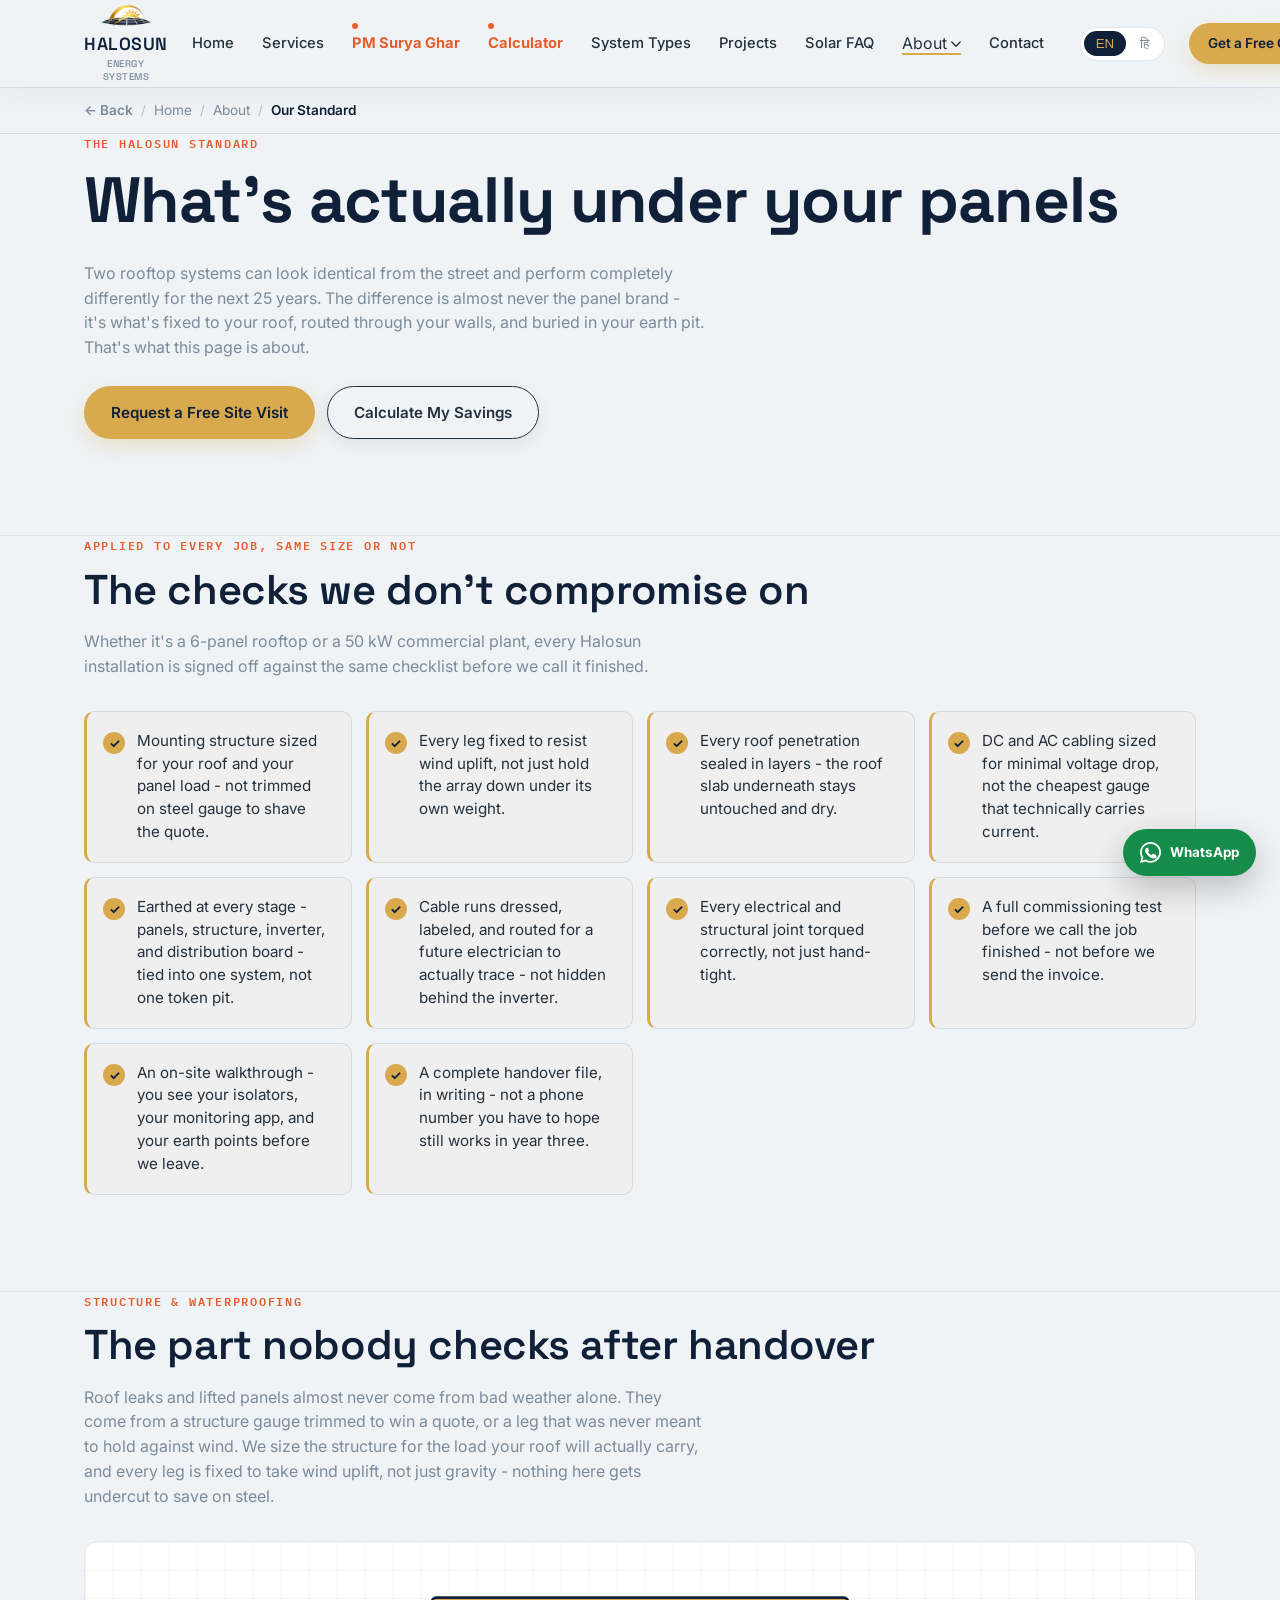
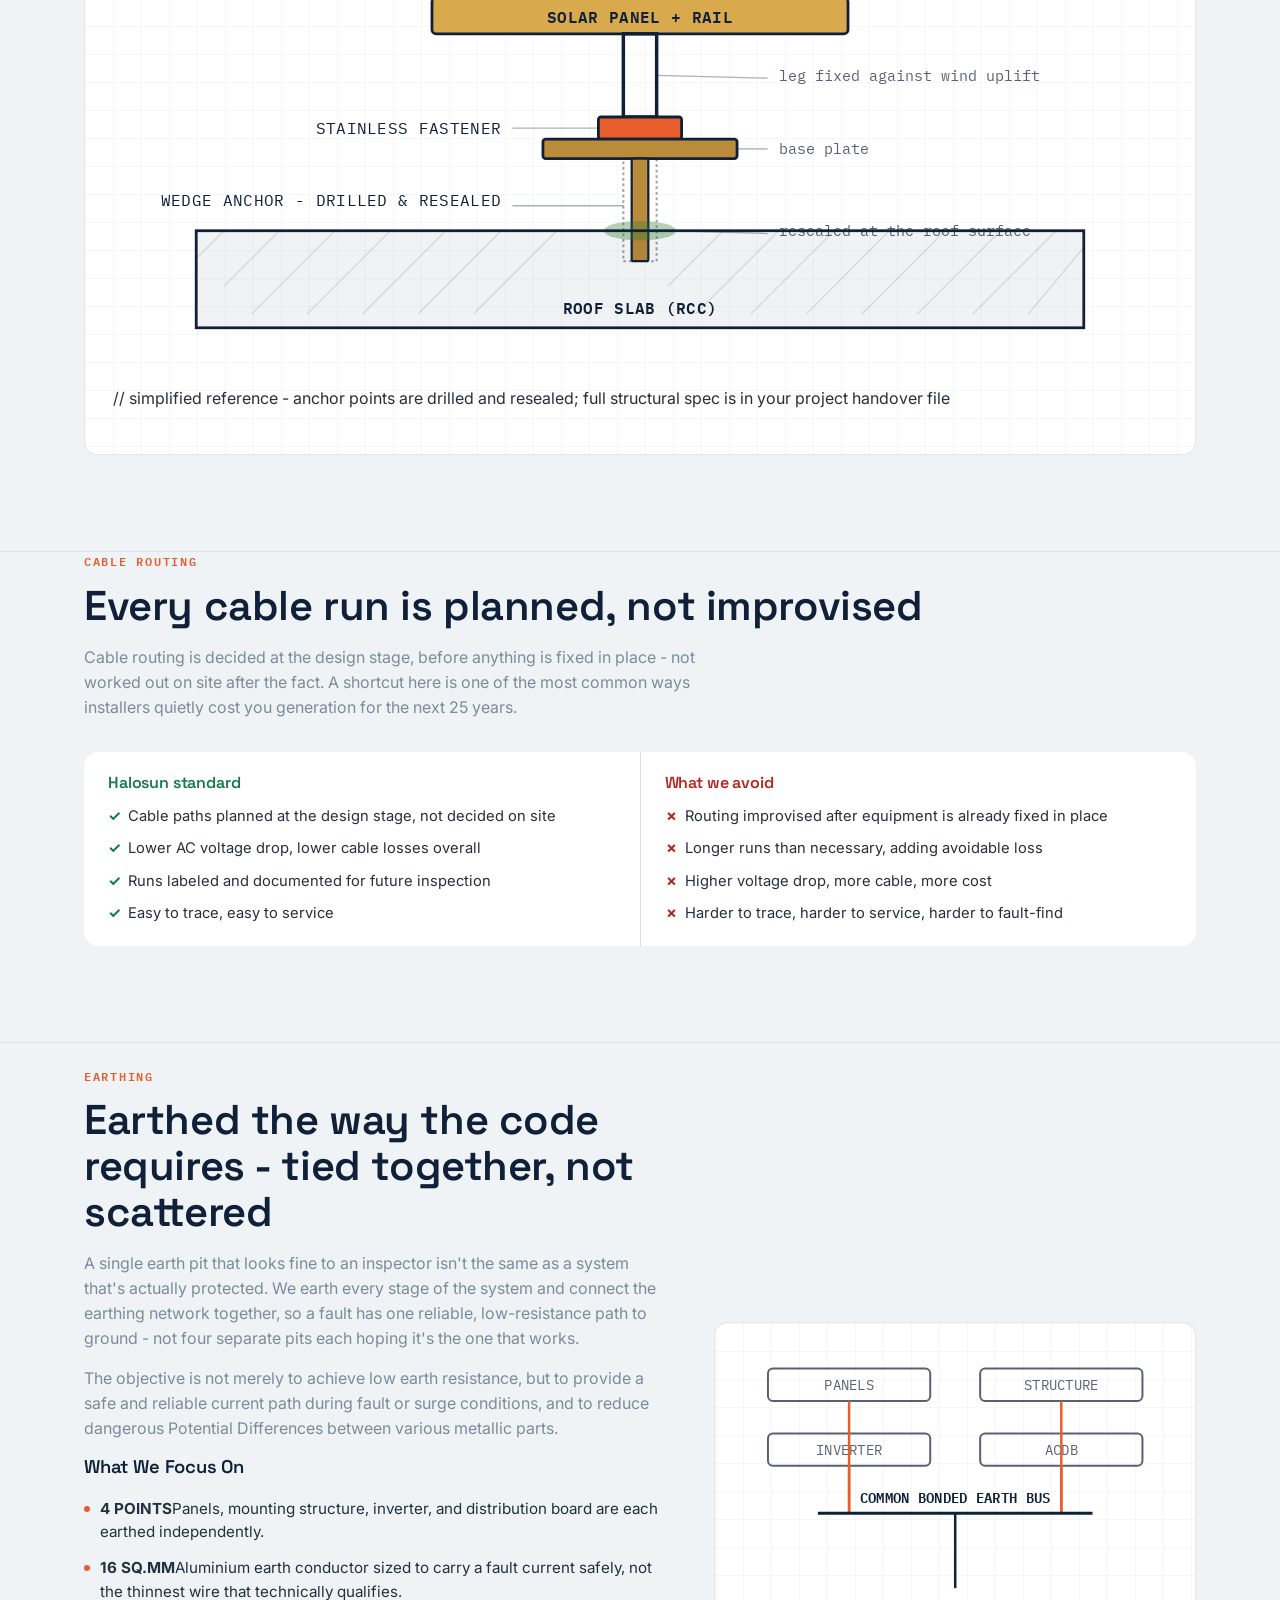
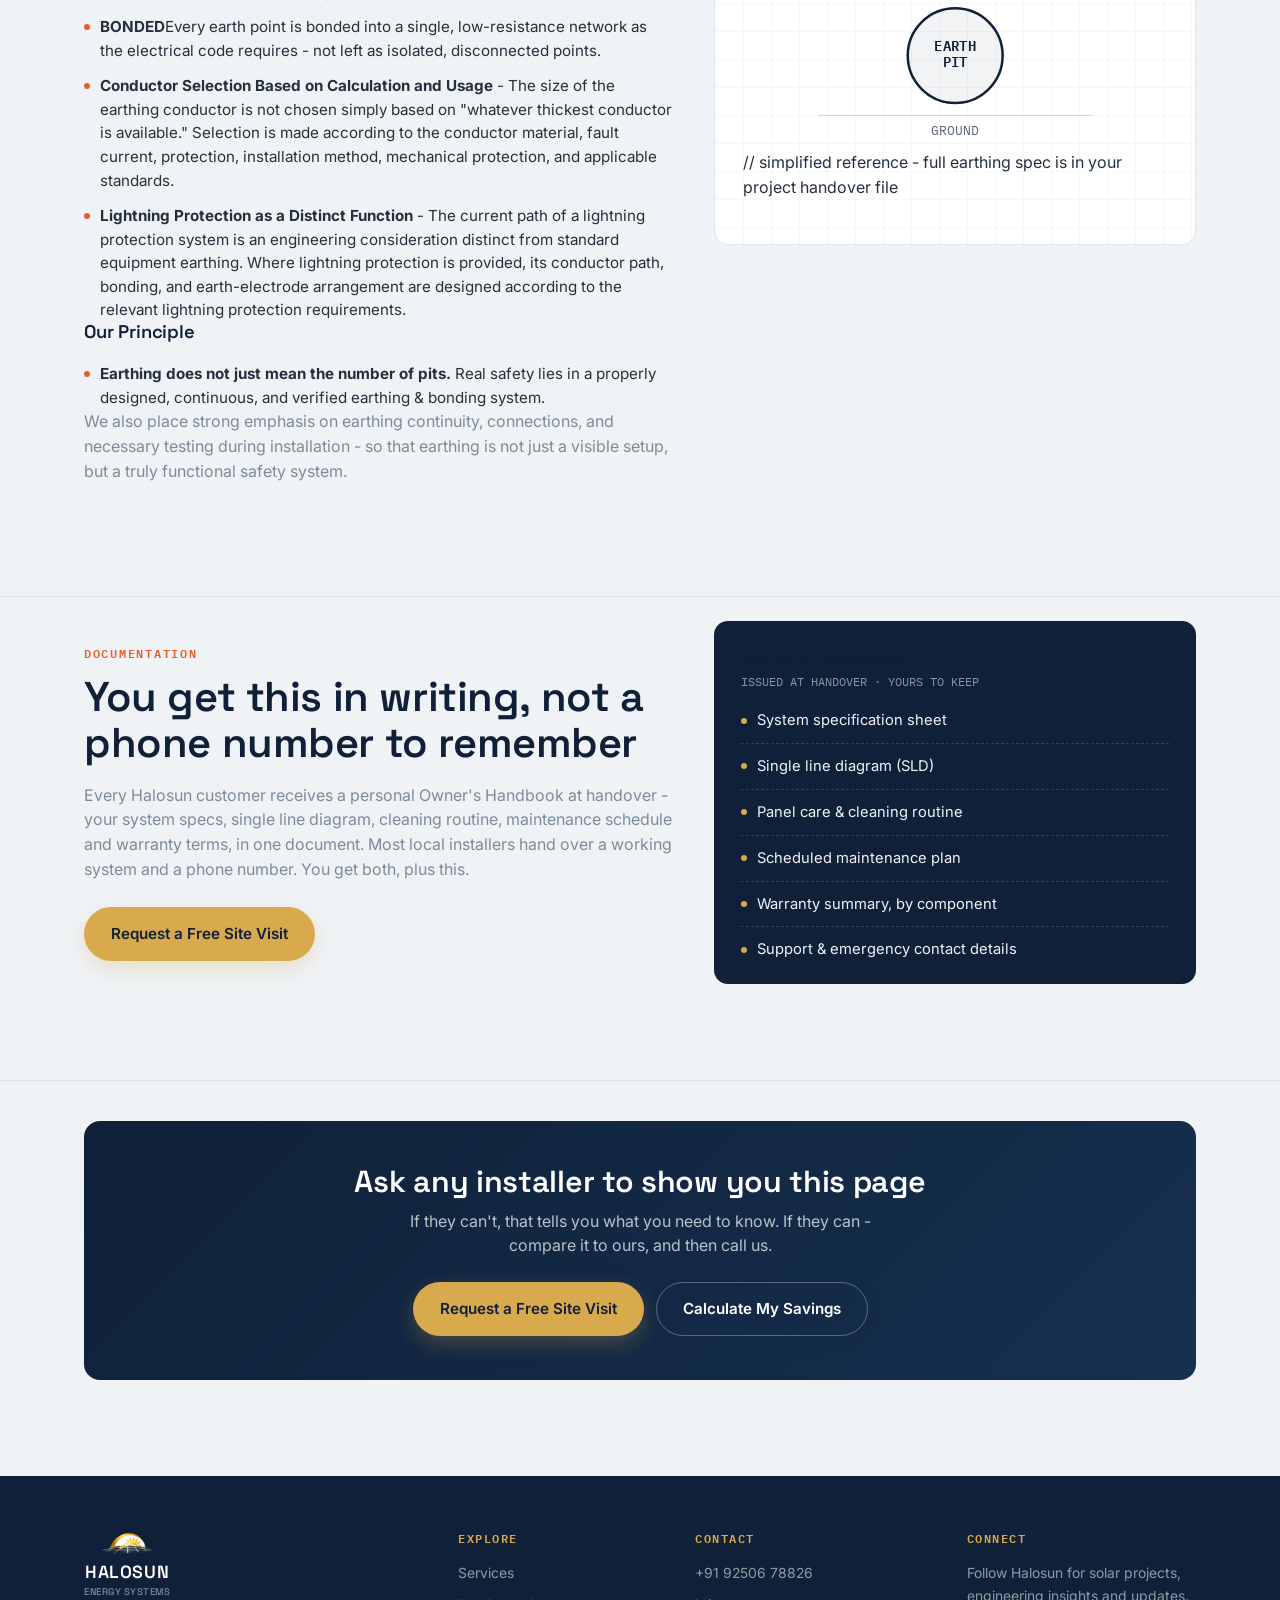
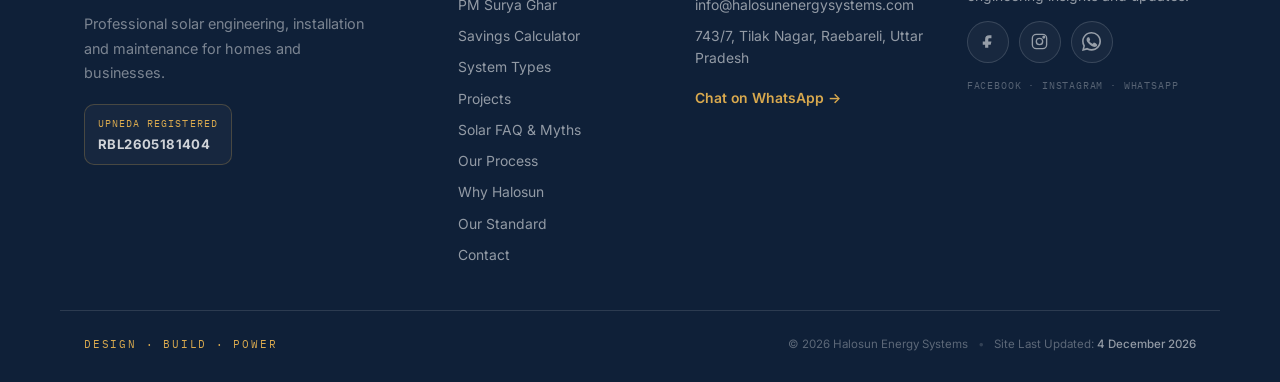
<file: standard.html>
<!DOCTYPE html>
<html lang="en">
<head>
<!-- Google tag (gtag.js) -->
<script async src="https://www.googletagmanager.com/gtag/js?id=G-6843K863Q5"></script>
<script>
  window.dataLayer = window.dataLayer || [];
  function gtag(){dataLayer.push(arguments);}
  gtag('js', new Date());

  gtag('config', 'G-6843K863Q5');
</script>
<meta charset="UTF-8">
<meta name="viewport" content="width=device-width, initial-scale=1.0">
<title>The Halosun Standard - What's Actually Under Your Panels</title>
<meta name="description" content="Mounting, waterproofing, cable routing and earthing - see the engineering standard Halosun applies to every installation, and why it's usually invisible until something goes wrong.">
<link rel="icon" href="assets/logo-favicon.svg" type="image/svg+xml">
<link rel="preconnect" href="https://fonts.googleapis.com">
<link rel="preconnect" href="https://fonts.gstatic.com" crossorigin>
<link href="https://fonts.googleapis.com/css2?family=Space+Grotesk:wght@400;500;600;700&family=Inter:wght@400;500;600&family=IBM+Plex+Mono:wght@500;600&display=swap" rel="stylesheet">
<link rel="stylesheet" href="css/styles.css">
<link rel="stylesheet" href="css/features.css">
<link rel="stylesheet" href="css/back-to-top.css">
<link rel="stylesheet" href="css/nav-align-fix.css">

<link rel="canonical" href="https://halosunenergysystems.com/standard.html">

<!-- Open Graph / Facebook / WhatsApp link previews -->
<meta property="og:type" content="website">
<meta property="og:site_name" content="Halosun Energy Systems">
<meta property="og:url" content="https://halosunenergysystems.com/standard.html">
<meta property="og:title" content="The Halosun Standard - What's Actually Under Your Panels">
<meta property="og:description" content="Mounting, waterproofing, cable routing and earthing - see the engineering standard Halosun applies to every installation, and why it's usually invisible until something goes wrong.">
<meta property="og:image" content="https://halosunenergysystems.com/assets/logo-hero.png">
<meta property="og:locale" content="en_IN">

<!-- Twitter Card -->
<meta name="twitter:card" content="summary_large_image">
<meta name="twitter:title" content="The Halosun Standard - What's Actually Under Your Panels">
<meta name="twitter:description" content="Mounting, waterproofing, cable routing and earthing - see the engineering standard Halosun applies to every installation, and why it's usually invisible until something goes wrong.">
<meta name="twitter:image" content="https://halosunenergysystems.com/assets/logo-hero.png">

<script type="application/ld+json">
{
  "@context": "https://schema.org",
  "@type": "BreadcrumbList",
  "itemListElement": [
    { "@type": "ListItem", "position": 1, "name": "Home", "item": "https://halosunenergysystems.com/" },
    { "@type": "ListItem", "position": 2, "name": "The Halosun Standard", "item": "https://halosunenergysystems.com/standard.html" }
  ]
}
</script>

<script type="application/ld+json">
{
  "@context": "https://schema.org",
  "@type": "TechArticle",
  "headline": "The Halosun Standard - What's Actually Under Your Panels",
  "description": "Mounting, waterproofing, cable routing and earthing - the engineering standard Halosun applies to every rooftop solar installation in Uttar Pradesh.",
  "about": [
    { "@type": "Thing", "name": "Solar mounting structure" },
    { "@type": "Thing", "name": "Solar cable routing" },
    { "@type": "Thing", "name": "Solar earthing system" },
    { "@type": "Thing", "name": "Rooftop solar installation standards" },
    { "@type": "Thing", "name": "Solar engineering" }
  ],
  "author": {
    "@type": "Organization",
    "name": "Halosun Energy Systems",
    "url": "https://halosunenergysystems.com"
  },
  "publisher": {
    "@type": "Organization",
    "name": "Halosun Energy Systems",
    "url": "https://halosunenergysystems.com"
  },
  "mainEntityOfPage": "https://halosunenergysystems.com/standard.html"
}
</script>

<style>
  /* ===================================================================
     THE HALOSUN STANDARD - page-scoped styles
     Everything below is namespaced under .std- so it can't collide
     with shared site classes. Colors reference the site's existing
     custom properties with the same warm sun/ember/ink fallbacks used
     on calculator.html, so this page inherits the live palette
     automatically once dropped into the real stylesheet chain.
  =================================================================== */

  .std-section {
    padding-top: 0;
  }
  .std-section + .std-section {
    border-top: 1px solid rgba(15, 32, 56, 0.08);
  }

  .std-lede {
    max-width: 62ch;
  }

  /* ---------- Ten Checks grid ---------- */
  .std-checklist {
    display: grid;
    grid-template-columns: repeat(auto-fit, minmax(240px, 1fr));
    gap: 14px;
    margin-top: 2rem;
  }
  .std-check {
    display: flex;
    gap: 12px;
    align-items: flex-start;
    padding: 18px 18px 18px 16px;
    border: 1px solid rgba(15, 32, 56, 0.1);
    border-left: 3px solid var(--sun, #d9a94e);
    border-radius: 10px;
    background: rgba(217, 169, 78, 0.045);
  }
  .std-check-mark {
    flex: 0 0 auto;
    width: 22px;
    height: 22px;
    border-radius: 50%;
    background: var(--sun, #d9a94e);
    color: var(--ink, #0f2038);
    display: flex;
    align-items: center;
    justify-content: center;
    font-size: 13px;
    font-weight: 700;
    margin-top: 2px;
  }
  .std-check p {
    margin: 0;
    font-size: 0.95rem;
    line-height: 1.5;
  }

  /* ---------- Diagram card shell ---------- */
  .std-diagram-card {
    border: 1px solid rgba(15, 32, 56, 0.1);
    border-radius: 14px;
    background:
      linear-gradient(rgba(15, 32, 56, 0.035) 1px, transparent 1px) 0 0 / 100% 28px,
      linear-gradient(90deg, rgba(15, 32, 56, 0.035) 1px, transparent 1px) 0 0 / 28px 100%,
      #fff;
    padding: 28px;
    margin-top: 2rem;
  }
  .std-diagram-card svg {
    width: 100%;
    height: auto;
    display: block;
  }
 .std-diagram-label {
  font-family: 'IBM Plex Mono', monospace;
  font-size: 11.5px;
  letter-spacing: 0.02em;
  fill: #0f2038 !important; /* Force solid dark ink fill on text */
}

.std-diagram-label-dim {
  font-family: 'IBM Plex Mono', monospace;
  font-size: 10.5px;
  fill: #0f2038; /* Set an explicit solid color */
  opacity: 0.7;   /* Use opacity for dimming instead of semi-transparent text fill */

  }

  /* ---------- Two-up layout ---------- */
  .std-twoup {
    display: grid;
    grid-template-columns: 1.1fr 0.9fr;
    gap: 40px;
    align-items: center;
    margin-top: 1.5rem;
  }
  @media (max-width: 860px) {
    .std-twoup { grid-template-columns: 1fr; }
  }
  .std-spec-list {
    list-style: none;
    margin: 20px 0 0;
    padding: 0;
    display: flex;
    flex-direction: column;
    gap: 12px;
  }
  .std-spec-list li {
    display: flex;
    gap: 10px;
    font-size: 0.95rem;
    line-height: 1.55;
  }
  .std-spec-list li::before {
    content: '';
    flex: 0 0 auto;
    width: 6px;
    height: 6px;
    border-radius: 50%;
    margin-top: 9px;
    background: var(--ember, #e85d2c);
  }
  .std-spec-tag {
    display: inline-block;
    font-family: 'IBM Plex Mono', monospace;
    font-size: 0.78rem;
    font-weight: 600;
    padding: 2px 8px;
    border-radius: 5px;
    background: rgba(232, 93, 44, 0.1);
    color: var(--ember, #e85d2c);
    margin-right: 8px;
    white-space: nowrap;
  }

  /* ---------- Comparison table ---------- */
  .std-compare {
    display: grid;
    grid-template-columns: 1fr 1fr;
    gap: 1px;
    margin-top: 2rem;
    border-radius: 14px;
    overflow: hidden;
    background: rgba(15, 32, 56, 0.1);
  }
  @media (max-width: 700px) {
    .std-compare { grid-template-columns: 1fr; }
  }
  .std-compare-col {
    background: #fff;
    padding: 22px 24px;
  }
  .std-compare-col h3 {
    font-family: 'Space Grotesk', sans-serif;
    font-size: 1rem;
    margin: 0 0 14px;
    display: flex;
    align-items: center;
    gap: 8px;
  }
  .std-compare-col.is-good h3 { color: #157a4a; }
  .std-compare-col.is-bad h3 { color: #b3261e; }
  .std-compare-col ul {
    list-style: none;
    margin: 0;
    padding: 0;
    display: flex;
    flex-direction: column;
    gap: 10px;
  }
  .std-compare-col li {
    font-size: 0.92rem;
    line-height: 1.5;
    padding-left: 20px;
    position: relative;
  }
  .std-compare-col.is-good li::before {
    content: '✓';
    position: absolute;
    left: 0;
    color: #157a4a;
    font-weight: 700;
  }
  .std-compare-col.is-bad li::before {
    content: '✗';
    position: absolute;
    left: 0;
    color: #b3261e;
    font-weight: 700;
  }

  /* ---------- Handover card ---------- */
  .std-handover-card {
    border: 1px solid rgba(15, 32, 56, 0.1);
    border-radius: 14px;
    padding: 26px 26px 22px;
    background: var(--ink, #0f2038);
    color: #f1f5f9;
  }
  .std-handover-card h3 {
    font-family: 'Space Grotesk', sans-serif;
    margin: 0 0 4px;
    font-size: 1.15rem;
  }
  .std-handover-sub {
    font-family: 'IBM Plex Mono', monospace;
    font-size: 0.78rem;
    color: rgba(241, 245, 249, 0.55);
    margin: 0 0 18px;
  }
  .std-handover-list {
    list-style: none;
    margin: 0;
    padding: 0;
    display: flex;
    flex-direction: column;
    gap: 11px;
  }
  .std-handover-list li {
    display: flex;
    align-items: center;
    gap: 10px;
    font-size: 0.92rem;
    padding-bottom: 11px;
    border-bottom: 1px dashed rgba(241, 245, 249, 0.14);
  }
  .std-handover-list li:last-child { border-bottom: none; padding-bottom: 0; }
  .std-handover-dot {
    width: 6px;
    height: 6px;
    border-radius: 50%;
    background: var(--sun, #d9a94e);
    flex: 0 0 auto;
  }

  /* ---------- CTA band ---------- */
  .std-cta-band {
    border-radius: 16px;
    background: linear-gradient(135deg, var(--ink, #0f2038), #16304f);
    color: #fff;
    padding: 44px 36px;
    text-align: center;
    margin-top: 2.5rem;
  }
  .std-cta-band h2 {
    font-family: 'Space Grotesk', sans-serif;
    margin: 0 0 10px;
    font-size: clamp(1.4rem, 3vw, 1.9rem);
  }
  .std-cta-band h2 {
  font-family: 'Space Grotesk', sans-serif;
  margin: 0 0 10px;
  font-size: clamp(1.4rem, 3vw, 1.9rem);

  /* Override global gradient/transparent heading styles */
  color: #fff !important;
  -webkit-text-fill-color: #fff !important;
  background: none !important;
  background-image: none !important;
  -webkit-background-clip: border-box !important;
  background-clip: border-box !important;
}
  .std-cta-band p {
    color: rgba(241, 245, 249, 0.75);
    max-width: 48ch;
    margin: 0 auto 24px;
  }
  .std-cta-band .std-cta-row {
    display: flex;
    gap: 12px;
    justify-content: center;
    flex-wrap: wrap;
  }

  .std-hero-actions {
    display: flex;
    gap: 12px;
    flex-wrap: wrap;
    margin-top: 1.6rem;
  }
</style>
</head>
<body>
<!-- ============ HEADER ============ -->
<header class="site-header">
  <div class="wrap header-row">
    <a href="/" class="logo">
       <img class="logo-mark" src="assets/logo-header-footer.png" alt="Halosun Energy Systems">
      <span>Halosun <em>Energy Systems</em></span>
    </a>
    <nav class="main-nav" id="main-nav">
      <a href="/" data-i18n="nav-home">Home</a>
      <a href="services.html" data-i18n="nav-services">Services</a>
      <a href="pm-suryaghar.html" class="nav-highlight" data-i18n="nav-pm-suryaghar">PM Surya Ghar</a>
      <a href="calculator.html" class="nav-highlight" data-i18n="nav-calculator">Calculator</a>
      <a href="solar-system-types.html" data-i18n="nav-systypes">System Types</a>
      <a href="gallery.html" data-i18n="nav-projects">Projects</a>
      <a href="faq.html" data-i18n="nav-faq">Solar FAQ</a>
      <div class="nav-dropdown" data-nav-dropdown>
        <button type="button" class="nav-dropdown-trigger active" aria-haspopup="true" aria-expanded="false">
          <span data-i18n="nav-about">About</span>
          <svg class="nav-caret" viewBox="0 0 12 8" aria-hidden="true"><path d="M1 1l5 5 5-5" stroke="currentColor" fill="none" stroke-width="1.6" stroke-linecap="round" stroke-linejoin="round"/></svg>
        </button>
        <div class="nav-dropdown-menu" role="menu">
          <a href="process.html" role="menuitem" data-i18n="nav-process">Process</a>
          <a href="why.html" role="menuitem" data-i18n="nav-why">Why Halosun</a>
          <a href="standard.html" class="active" role="menuitem" data-i18n="nav-standard">Our Standard</a>
        </div>
      </div>
      <a href="contact.html" data-i18n="nav-contact">Contact</a>
    </nav>
    <div class="lang-toggle" role="group" aria-label="Language">
      <button type="button" data-lang="en" class="active">EN</button>
      <button type="button" data-lang="hi">हि</button>
    </div>
    <a href="contact.html" class="btn btn-primary btn-small nav-cta" data-i18n="nav-cta">Get a Free Quote</a>
    <button class="nav-toggle" id="nav-toggle" aria-label="Toggle menu" aria-expanded="false">
      <span></span><span></span><span></span>
    </button>
  </div>
</header>

<main>
  <nav class="breadcrumb-bar" aria-label="Breadcrumb">
    <div class="wrap breadcrumb">
      <a href="/" class="breadcrumb-back" data-i18n="breadcrumb-back">← Back</a>
      <span class="breadcrumb-sep" aria-hidden="true">/</span>
      <a href="/" data-i18n="nav-home">Home</a>
      <span class="breadcrumb-sep" aria-hidden="true">/</span>
      <span data-i18n="nav-about">About</span>
      <span class="breadcrumb-sep" aria-hidden="true">/</span>
      <span class="breadcrumb-current" data-i18n="nav-standard">Our Standard</span>
    </div>
  </nav>

  <!-- ============ HERO ============ -->
  <section class="section std-section">
    <div class="wrap">
      <p class="eyebrow" data-i18n="std-eyebrow">The Halosun Standard</p>
      <h1 data-i18n="std-title">What's actually under your panels</h1>
      <p class="section-sub std-lede" data-i18n="std-sub">Two rooftop systems can look identical from the street and perform completely differently for the next 25 years. The difference is almost never the panel brand - it's what's fixed to your roof, routed through your walls, and buried in your earth pit. That's what this page is about.</p>
      <div class="std-hero-actions">
        <a href="contact.html" class="btn btn-primary" data-i18n="std-hero-cta1">Request a Free Site Visit</a>
        <a href="calculator.html" class="btn btn-ghost" data-i18n="std-hero-cta2">Calculate My Savings</a>
      </div>
    </div>
  </section>

  <!-- ============ TEN CHECKS ============ -->
  <section class="section std-section">
    <div class="wrap">
      <p class="eyebrow" data-i18n="std-checks-eyebrow">Applied to every job, same size or not</p>
      <h2 data-i18n="std-checks-title">The checks we don't compromise on</h2>
      <p class="section-sub std-lede" data-i18n="std-checks-sub">Whether it's a 6-panel rooftop or a 50 kW commercial plant, every Halosun installation is signed off against the same checklist before we call it finished.</p>

      <div class="std-checklist">
        <div class="std-check"><span class="std-check-mark">✓</span><p data-i18n="std-check-1">Mounting structure sized for your roof and your panel load - not trimmed on steel gauge to shave the quote.</p></div>
        <div class="std-check"><span class="std-check-mark">✓</span><p data-i18n="std-check-2">Every leg fixed to resist wind uplift, not just hold the array down under its own weight.</p></div>
        <div class="std-check"><span class="std-check-mark">✓</span><p data-i18n="std-check-3">Every roof penetration sealed in layers - the roof slab underneath stays untouched and dry.</p></div>
        <div class="std-check"><span class="std-check-mark">✓</span><p data-i18n="std-check-4">DC and AC cabling sized for minimal voltage drop, not the cheapest gauge that technically carries current.</p></div>
        <div class="std-check"><span class="std-check-mark">✓</span><p data-i18n="std-check-5">Earthed at every stage - panels, structure, inverter, and distribution board - tied into one system, not one token pit.</p></div>
        <div class="std-check"><span class="std-check-mark">✓</span><p data-i18n="std-check-6">Cable runs dressed, labeled, and routed for a future electrician to actually trace - not hidden behind the inverter.</p></div>
        <div class="std-check"><span class="std-check-mark">✓</span><p data-i18n="std-check-7">Every electrical and structural joint torqued correctly, not just hand-tight.</p></div>
        <div class="std-check"><span class="std-check-mark">✓</span><p data-i18n="std-check-8">A full commissioning test before we call the job finished - not before we send the invoice.</p></div>
        <div class="std-check"><span class="std-check-mark">✓</span><p data-i18n="std-check-9">An on-site walkthrough - you see your isolators, your monitoring app, and your earth points before we leave.</p></div>
        <div class="std-check"><span class="std-check-mark">✓</span><p data-i18n="std-check-10">A complete handover file, in writing - not a phone number you have to hope still works in year three.</p></div>
      </div>
    </div>
  </section>

  <!-- ============ MOUNTING / STRUCTURE ============ -->
  <section class="section std-section">
    <div class="wrap">
      <p class="eyebrow" data-i18n="std-mount-eyebrow">Structure &amp; waterproofing</p>
      <h2 data-i18n="std-mount-title">The part nobody checks after handover</h2>
      <p class="section-sub std-lede" data-i18n="std-mount-sub">Roof leaks and lifted panels almost never come from bad weather alone. They come from a structure gauge trimmed to win a quote, or a leg that was never meant to hold against wind. We size the structure for the load your roof will actually carry, and every leg is fixed to take wind uplift, not just gravity - nothing here gets undercut to save on steel.</p>

      <div class="std-diagram-card">
        <svg viewBox="0 0 760 300" xmlns="http://www.w3.org/2000/svg" role="img" aria-label="Cross-section of a Halosun roof mounting point, layered from the solar panel down through the fastener, base plate, structural anchor, waterproof seal, to the undisturbed roof slab.">
          <!-- panel -->
          <rect x="230" y="20" width="300" height="26" rx="3" fill="var(--sun, #d9a94e)" stroke="var(--ink, #0f2038)" stroke-width="2"/>
          <text x="380" y="38" text-anchor="middle" class="std-diagram-label" font-weight="600">SOLAR PANEL + RAIL</text>

          <!-- vertical leg -->
          <rect x="368" y="46" width="24" height="60" fill="none" stroke="var(--ink, #0f2038)" stroke-width="2.5"/>
          <text x="480" y="80" class="std-diagram-label-dim">leg fixed against wind uplift</text>
          <line x1="392" y1="76" x2="472" y2="78" stroke="rgba(15,32,56,0.35)" stroke-width="1"/>

          <!-- stainless fastener -->
          <rect x="350" y="106" width="60" height="16" rx="2" fill="var(--ember, #e85d2c)" stroke="var(--ink, #0f2038)" stroke-width="2"/>
          <text x="280" y="118" text-anchor="end" class="std-diagram-label">STAINLESS FASTENER</text>
          <line x1="350" y1="114" x2="288" y2="114" stroke="rgba(15,32,56,0.35)" stroke-width="1"/>

          <!-- base plate -->
          <rect x="310" y="122" width="140" height="14" rx="2" fill="var(--sun-dim, #b98b3a)" stroke="var(--ink, #0f2038)" stroke-width="2"/>
          <text x="480" y="133" class="std-diagram-label-dim">base plate</text>
          <line x1="450" y1="129" x2="472" y2="129" stroke="rgba(15,32,56,0.35)" stroke-width="1"/>

          <!-- drilled hole outline in slab -->
          <rect x="368" y="136" width="24" height="74" fill="none" stroke="rgba(15,32,56,0.4)" stroke-width="1.5" stroke-dasharray="2 2"/>

          <!-- wedge anchor bolt, penetrating into the slab -->
          <rect x="374" y="136" width="12" height="74" rx="1.5" fill="var(--sun-dim, #b98b3a)" stroke="var(--ink, #0f2038)" stroke-width="1.6"/>
          <text x="280" y="170" text-anchor="end" class="std-diagram-label">WEDGE ANCHOR - DRILLED &amp; RESEALED</text>
          <line x1="368" y1="170" x2="288" y2="170" stroke="rgba(15,32,56,0.35)" stroke-width="1"/>

          <!-- waterproof seal, right at the drill point -->
          <ellipse cx="380" cy="188" rx="26" ry="7" fill="#2e7d32" opacity="0.35"/>
          <text x="480" y="192" class="std-diagram-label-dim">resealed at the roof surface</text>
          <line x1="404" y1="188" x2="472" y2="190" stroke="rgba(15,32,56,0.35)" stroke-width="1"/>

          <!-- roof slab -->
          <rect x="60" y="188" width="640" height="70" fill="rgba(15,32,56,0.06)" stroke="var(--ink, #0f2038)" stroke-width="2"/>
          <text x="380" y="248" text-anchor="middle" class="std-diagram-label" font-weight="600">ROOF SLAB (RCC)</text>

          <!-- hatch pattern for concrete -->
          <g stroke="rgba(15,32,56,0.12)" stroke-width="1">
            <line x1="80" y1="188" x2="60" y2="208"/>
            <line x1="120" y1="188" x2="80" y2="228"/>
            <line x1="160" y1="188" x2="100" y2="248"/>
            <line x1="200" y1="188" x2="140" y2="248"/>
            <line x1="240" y1="188" x2="180" y2="248"/>
            <line x1="280" y1="188" x2="220" y2="248"/>
            <line x1="320" y1="188" x2="260" y2="248"/>
            <line x1="440" y1="188" x2="400" y2="228"/>
            <line x1="480" y1="188" x2="420" y2="248"/>
            <line x1="520" y1="188" x2="460" y2="248"/>
            <line x1="560" y1="188" x2="500" y2="248"/>
            <line x1="600" y1="188" x2="540" y2="248"/>
            <line x1="640" y1="188" x2="580" y2="248"/>
            <line x1="680" y1="188" x2="620" y2="248"/>
            <line x1="700" y1="200" x2="660" y2="248"/>
          </g>
        </svg>
        <p class="std-diagram-caption" data-i18n="std-mount-caption">// simplified reference - anchor points are drilled and resealed; full structural spec is in your project handover file</p>
      </div>
    </div>
  </section>

  <!-- ============ CABLE ROUTING COMPARISON ============ -->
  <section class="section std-section">
    <div class="wrap">
      <p class="eyebrow" data-i18n="std-cable-eyebrow">Cable routing</p>
      <h2 data-i18n="std-cable-title">Every cable run is planned, not improvised</h2>
      <p class="section-sub std-lede" data-i18n="std-cable-sub">Cable routing is decided at the design stage, before anything is fixed in place - not worked out on site after the fact. A shortcut here is one of the most common ways installers quietly cost you generation for the next 25 years.</p>

      <div class="std-compare">
        <div class="std-compare-col is-good">
          <h3 data-i18n="std-cable-good-title">Halosun standard</h3>
          <ul>
            <li data-i18n="std-cable-good-1">Cable paths planned at the design stage, not decided on site</li>
            <li data-i18n="std-cable-good-2">Lower voltage drop, lower cable losses overall</li>
            <li data-i18n="std-cable-good-3">Runs labeled and documented for future inspection</li>
            <li data-i18n="std-cable-good-4">Easy to trace, easy to service</li>
          </ul>
        </div>
        <div class="std-compare-col is-bad">
          <h3 data-i18n="std-cable-bad-title">What we avoid</h3>
          <ul>
            <li data-i18n="std-cable-bad-1">Routing improvised after equipment is already fixed in place</li>
            <li data-i18n="std-cable-bad-2">Longer runs than necessary, adding avoidable loss</li>
            <li data-i18n="std-cable-bad-3">Higher voltage drop, more cable, more cost</li>
            <li data-i18n="std-cable-bad-4">Harder to trace, harder to service, harder to fault-find</li>
          </ul>
        </div>
      </div>
    </div>
  </section>

  <!-- ============ EARTHING ============ -->
  <section class="section std-section">
    <div class="wrap">
      <div class="std-twoup">
        <div>
          <p class="eyebrow" data-i18n="std-earth-eyebrow">As per Rules: Earthing</p>
          <h2 data-i18n="std-earth-title">Not Separate Pits - A Coordinated Earthing System</h2>
          <p class="section-sub" data-i18n="std-earth-sub">Solar system earthing is not limited to simply installing a single earth pit. Panels, mounting structures, inverters, safety devices, and related electrical components are made part of a well-organized earthing system through proper Protective Earthing and Equipotential Bonding.</p>
          <p class="section-sub" data-i18n="std-earth-sub2">The objective is not merely to achieve low earth resistance, but to provide a safe and reliable current path during fault or surge conditions, and to reduce dangerous Potential Differences between various metallic parts.</p>

          <h3 data-i18n="std-earth-focus-title">What We Focus On</h3>
          <ul class="std-spec-list">
            <li><span><strong data-i18n="std-earth-tag1">Bonding of All Necessary Metallic Parts</strong><span data-i18n="std-earth-item1"> - Exposed metallic parts, such as panel frames and mounting structures, are connected using appropriate protective earthing/bonding arrangements.</span></span></li>
            <li><span><strong data-i18n="std-earth-tag2">Earthing of Inverters and Safety Devices</strong><span data-i18n="std-earth-item2"> - The inverter body and necessary AC/DC protection devices are provided with proper protective earth connections so that the protection system functions effectively during a fault or surge.</span></span></li>
            <li><span><strong data-i18n="std-earth-tag3">A Coordinated Earthing Network</strong><span data-i18n="std-earth-item3"> - Different earth connections are coordinated through equipotential bonding as required. The goal is not to create isolated earth points, but to establish a reliable and continuous protective-earth system.</span></span></li>
            <li><span><strong data-i18n="std-earth-tag4">Conductor Selection Based on Calculation and Usage</strong><span data-i18n="std-earth-item4"> - The size of the earthing conductor is not chosen simply based on "whatever thickest conductor is available." Selection is made according to the conductor material, fault current, protection, installation method, mechanical protection, and applicable standards.</span></span></li>
            <li><span><strong data-i18n="std-earth-tag5">Lightning Protection as a Distinct Function</strong><span data-i18n="std-earth-item5"> - The current path of a lightning protection system is an engineering consideration distinct from standard equipment earthing. Where lightning protection is provided, its conductor path, bonding, and earth-electrode arrangement are designed according to the relevant lightning protection requirements.</span></span></li>
          </ul>

          <h3 data-i18n="std-earth-principle-title">Our Principle</h3>
          <ul class="std-spec-list">
            <li><span><strong data-i18n="std-earth-principle-tag">Earthing does not just mean the number of pits.</strong><span data-i18n="std-earth-principle-item"> Real safety lies in a properly designed, continuous, and verified earthing &amp; bonding system.</span></span></li>
          </ul>
          <p class="section-sub" data-i18n="std-earth-closing">We also place strong emphasis on earthing continuity, connections, and necessary testing during installation - so that earthing is not just a visible setup, but a truly functional safety system.</p>
        </div>
        <div class="std-diagram-card" style="margin-top:0;">
          <svg viewBox="0 0 340 320" xmlns="http://www.w3.org/2000/svg" role="img" aria-label="Simplified earthing schematic showing panels, mounting structure, inverter and distribution board each bonded to a common earth bus, connected to a single earth point.">
            <g class="std-diagram-label-dim">
              <rect x="20" y="14" width="130" height="26" rx="4" fill="none" stroke="var(--ink,#0f2038)" stroke-width="1.6"/>
              <text x="85" y="31" text-anchor="middle" class="std-diagram-label">PANELS</text>

              <rect x="190" y="14" width="130" height="26" rx="4" fill="none" stroke="var(--ink,#0f2038)" stroke-width="1.6"/>
              <text x="255" y="31" text-anchor="middle" class="std-diagram-label">STRUCTURE</text>

              <rect x="20" y="66" width="130" height="26" rx="4" fill="none" stroke="var(--ink,#0f2038)" stroke-width="1.6"/>
              <text x="85" y="83" text-anchor="middle" class="std-diagram-label">INVERTER</text>

              <rect x="190" y="66" width="130" height="26" rx="4" fill="none" stroke="var(--ink,#0f2038)" stroke-width="1.6"/>
              <text x="255" y="83" text-anchor="middle" class="std-diagram-label">ACDB</text>
            </g>

            <!-- drop lines to earth bus -->
            <path d="M85 40 V130" stroke="var(--ember,#e85d2c)" stroke-width="2" fill="none"/>
            <path d="M255 40 V130" stroke="var(--ember,#e85d2c)" stroke-width="2" fill="none"/>
            <path d="M85 92 V130" stroke="var(--ember,#e85d2c)" stroke-width="2" fill="none"/>
            <path d="M255 92 V130" stroke="var(--ember,#e85d2c)" stroke-width="2" fill="none"/>

            <!-- earth bus bar -->
            <line x1="60" y1="130" x2="280" y2="130" stroke="var(--ink,#0f2038)" stroke-width="2.5"/>
            <text x="170" y="122" text-anchor="middle" class="std-diagram-label" font-weight="600">COMMON BONDED EARTH BUS</text>

            <!-- down to single bonded pit -->
            <path d="M170 130 V190" stroke="var(--ink,#0f2038)" stroke-width="2"/>

            <!-- single earth pit -->
            <circle cx="170" cy="244" r="38" fill="rgba(15,32,56,0.05)" stroke="var(--ink,#0f2038)" stroke-width="2"/>
            <text x="170" y="240" text-anchor="middle" class="std-diagram-label" font-weight="600">EARTH</text>
            <text x="170" y="253" text-anchor="middle" class="std-diagram-label" font-weight="600">PIT</text>

            <line x1="60" y1="292" x2="280" y2="292" stroke="rgba(15,32,56,0.15)" stroke-width="1"/>
            <text x="170" y="308" text-anchor="middle" class="std-diagram-label-dim">GROUND</text>
          </svg>
          <p class="std-diagram-caption" data-i18n="std-earth-caption">// simplified reference - full earthing spec is in your project handover file</p>
        </div>
      </div>
    </div>
  </section>

  <!-- ============ HANDOVER FILE ============ -->
  <section class="section std-section">
    <div class="wrap">
      <div class="std-twoup">
        <div>
          <p class="eyebrow" data-i18n="std-handover-eyebrow">Documentation</p>
          <h2 data-i18n="std-handover-title">You get this in writing, not a phone number to remember</h2>
          <p class="section-sub" data-i18n="std-handover-sub">Every Halosun customer receives a personal Owner's Handbook at handover - your system specs, single line diagram, cleaning routine, maintenance schedule and warranty terms, in one document. Most local installers hand over a working system and a phone number. You get both, plus this.</p>
          <div class="std-hero-actions">
            <a href="contact.html" class="btn btn-primary" data-i18n="std-handover-cta">Request a Free Site Visit</a>
          </div>
        </div>
        <div class="std-handover-card">
          <h3 data-i18n="std-handover-card-title">Owner's Handbook</h3>
          <p class="std-handover-sub" data-i18n="std-handover-card-sub">ISSUED AT HANDOVER · YOURS TO KEEP</p>
          <ul class="std-handover-list">
            <li><span class="std-handover-dot"></span><span data-i18n="std-handover-li1">System specification sheet</span></li>
            <li><span class="std-handover-dot"></span><span data-i18n="std-handover-li2">Single line diagram (SLD)</span></li>
            <li><span class="std-handover-dot"></span><span data-i18n="std-handover-li3">Panel care &amp; cleaning routine</span></li>
            <li><span class="std-handover-dot"></span><span data-i18n="std-handover-li4">Scheduled maintenance plan</span></li>
            <li><span class="std-handover-dot"></span><span data-i18n="std-handover-li5">Warranty summary, by component</span></li>
            <li><span class="std-handover-dot"></span><span data-i18n="std-handover-li6">Support &amp; emergency contact details</span></li>
          </ul>
        </div>
      </div>
    </div>
  </section>

  <!-- ============ CTA ============ -->
  <section class="section std-section">
    <div class="wrap">
      <div class="std-cta-band">
        <h2 data-i18n="std-cta-title">Ask any installer to show you this page</h2>
        <p data-i18n="std-cta-sub">If they can't, that tells you what you need to know. If they can - compare it to ours, and then call us.</p>
        <div class="std-cta-row">
          <a href="contact.html" class="btn btn-primary" data-i18n="std-cta-btn1">Request a Free Site Visit</a>
          <a href="calculator.html" class="btn btn-ghost" style="border-color:rgba(255,255,255,0.3);color:#fff;" data-i18n="std-cta-btn2">Calculate My Savings</a>
        </div>
      </div>
    </div>
  </section>
</main>

<!-- ============ FOOTER ============ -->
<footer class="site-footer">
  <div class="wrap footer-grid">
    <div class="footer-brand">
      <a href="/" class="logo">
        <img class="logo-mark" src="assets/logo-header-footer.png" alt="Halosun Energy Systems">
        <span>Halosun <em>Energy Systems</em></span>
      </a>
      <p class="footer-lead" data-i18n="footer-lead">Professional solar engineering, installation and maintenance for homes and businesses.</p>
      <div class="footer-badge"><span data-i18n="footer-upneda-badge">UPNEDA Registered</span><strong>RBL2605181404</strong></div>
    </div>

    <div class="footer-col">
      <h3 data-i18n="footer-explore">Explore</h3>
      <a href="services.html" data-i18n="nav-services">Services</a>
      <a href="pm-suryaghar.html" data-i18n="nav-pm-suryaghar">PM Surya Ghar</a>
      <a href="calculator.html" data-i18n="footer-calc">Savings Calculator</a>
      <a href="solar-system-types.html" data-i18n="nav-systypes">System Types</a>
      <a href="gallery.html" data-i18n="nav-projects">Projects</a>
      <a href="faq.html" data-i18n="footer-faq-myths">Solar FAQ &amp; Myths</a>
      <a href="process.html" data-i18n="footer-process">Our Process</a>
      <a href="why.html" data-i18n="nav-why">Why Halosun</a>
      <a href="standard.html" data-i18n="nav-standard">Our Standard</a>
      <a href="contact.html" data-i18n="nav-contact">Contact</a>
    </div>

    <div class="footer-col">
      <h3 data-i18n="footer-contact">Contact</h3>
      <a href="tel:+919250678826">+91 92506 78826</a>
      <a href="mailto:info@halosunenergysystems.com">info@halosunenergysystems.com</a>
      <span>743/7, <span data-i18n="footer-contactAdd">Tilak Nagar, Raebareli, Uttar Pradesh</span></span>
      <a class="footer-wa-link" href="https://wa.me/919250678826?text=Hello%20Halosun%20Energy%20Systems%2C%20I%20would%20like%20to%20know%20more%20about%20solar." target="_blank" rel="noopener" data-i18n="footer-wa">Chat on WhatsApp →</a>
    </div>

    <div class="footer-col footer-social-col">
      <h3 data-i18n="footer-connect">Connect</h3>
      <p data-i18n="footer-connect-desc">Follow Halosun for solar projects, engineering insights and updates.</p>
      <div class="social-links" aria-label="Social media links">
        <a class="social-link" href="https://www.facebook.com/profile.php?id=61590382589778" target="_blank" rel="noopener" aria-label="Facebook" title="Facebook">
          <svg viewBox="0 0 24 24" aria-hidden="true"><path d="M14 8h3V4h-3c-3.31 0-5 1.69-5 5v3H6v4h3v4h4v-4h3l1-4h-4V9c0-.67.33-1 1-1Z"/></svg>
        </a>
        <a class="social-link" href="https://www.instagram.com/halosunenergysystems/" target="_blank" rel="noopener" aria-label="Instagram" title="Instagram">
          <svg viewBox="0 0 24 24" aria-hidden="true"><rect x="3" y="3" width="18" height="18" rx="5"/><circle cx="12" cy="12" r="4"/><circle cx="17.4" cy="6.6" r="1"/></svg>
        </a>
        <a class="social-link social-whatsapp" href="https://wa.me/919250678826?text=Hello%20Halosun%20Energy%20Systems%2C%20I%20would%20like%20to%20know%20more%20about%20solar." target="_blank" rel="noopener" aria-label="WhatsApp" title="WhatsApp">
          <svg viewBox="0 0 24 24" aria-hidden="true"><path d="M20.5 3.5A11.8 11.8 0 0 0 12.1 0C5.5 0 .1 5.3.1 11.9c0 2.1.6 4.1 1.6 5.9L0 24l6.4-1.7a12 12 0 0 0 5.7 1.4h.1c6.5 0 11.8-5.3 11.8-11.9 0-3.1-1.2-6.1-3.5-8.3ZM12.1 21.6h-.1c-1.8 0-3.5-.5-5-1.4l-.4-.2-3.8 1 1-3.7-.2-.4a9.7 9.7 0 0 1-1.5-5.2c0-5.4 4.4-9.8 9.9-9.8 2.6 0 5.1 1 7 2.9 1.9 1.9 2.9 4.3 2.9 7 0 5.4-4.4 9.8-9.8 9.8Zm5.4-7.3c-.3-.1-1.8-.9-2.1-1-.3-.1-.5-.1-.7.2-.2.3-.8 1-.9 1.2-.2.2-.3.2-.6.1-1.6-.8-2.7-1.4-3.8-3.2-.3-.5.3-.5.8-1.6.1-.2.1-.4 0-.6-.1-.1-.7-1.7-1-2.3-.3-.6-.5-.5-.7-.5h-.6c-.2 0-.6.1-.9.4-.3.3-1.2 1.1-1.2 2.7s1.2 3.1 1.3 3.3c.2.2 2.3 3.5 5.6 4.9.8.4 1.5.6 2 .7.8.3 1.6.2 2.2.1.7-.1 1.8-.7 2-1.4.3-.7.3-1.3.2-1.4-.1-.2-.3-.2-.6-.4Z"/></svg>
        </a>
      </div>
      <span class="social-note">Facebook · Instagram · WhatsApp</span>
    </div>
  </div>

  <div class="wrap footer-bottom">
    <p class="footer-tagline" data-i18n="footer-tagline">Design <span>·</span> Build <span>·</span> Power</p>
    <div class="footer-meta">
      <span>© <span id="year"></span> Halosun Energy Systems</span>
      <span class="meta-dot">•</span>
      <span>Site Last Updated: <strong id="last-updated">27 August 2026</strong></span>
    </div>
  </div>
</footer>

<a class="floating-whatsapp" href="https://wa.me/919250678826?text=Hello%20Halosun%20Energy%20Systems%2C%20I%20would%20like%20to%20know%20more%20about%20solar." target="_blank" rel="noopener" aria-label="Chat with Halosun Energy Systems on WhatsApp" title="Chat on WhatsApp">
  <svg viewBox="0 0 24 24" aria-hidden="true"><path d="M20.5 3.5A11.8 11.8 0 0 0 12.1 0C5.5 0 .1 5.3.1 11.9c0 2.1.6 4.1 1.6 5.9L0 24l6.4-1.7a12 12 0 0 0 5.7 1.4h.1c6.5 0 11.8-5.3 11.8-11.9 0-3.1-1.2-6.1-3.5-8.3ZM12.1 21.6h-.1c-1.8 0-3.5-.5-5-1.4l-.4-.2-3.8 1 1-3.7-.2-.4a9.7 9.7 0 0 1-1.5-5.2c0-5.4 4.4-9.8 9.9-9.8 2.6 0 5.1 1 7 2.9 1.9 1.9 2.9 4.3 2.9 7 0 5.4-4.4 9.8-9.8 9.8Zm5.4-7.3c-.3-.1-1.8-.9-2.1-1-.3-.1-.5-.1-.7.2-.2.3-.8 1-.9 1.2-.2.2-.3.2-.6.1-1.6-.8-2.7-1.4-3.8-3.2-.3-.5.3-.5.8-1.6.1-.2.1-.4 0-.6-.1-.1-.7-1.7-1-2.3-.3-.6-.5-.5-.7-.5h-.6c-.2 0-.6.1-.9.4-.3.3-1.2 1.1-1.2 2.7s1.2 3.1 1.3 3.3c.2.2 2.3 3.5 5.6 4.9.8.4 1.5.6 2 .7.8.3 1.6.2 2.2.1.7-.1 1.8-.7 2-1.4.3-.7.3-1.3.2-1.4-.1-.2-.3-.2-.6-.4Z"/></svg>
  <span>WhatsApp</span>
</a>
<button type="button" id="backToTop" class="back-to-top" aria-label="Back to top" title="Back to top" data-i18n-title="backtotop-label" data-i18n-aria="backtotop-label">
  <svg viewBox="0 0 24 24" aria-hidden="true"><path d="M12 4l7 7h-4.2v9h-5.6v-9H5l7-7Z"/></svg>
  <span class="visually-hidden" data-i18n="backtotop-label">Back to top</span>
</button>
<script src="js/back-to-top.js"></script>
<script src="js/i18n.js"></script>
<script src="js/main.js"></script>
<script src="js/nav-dropdown.js"></script>
</body>
</html>
</file>
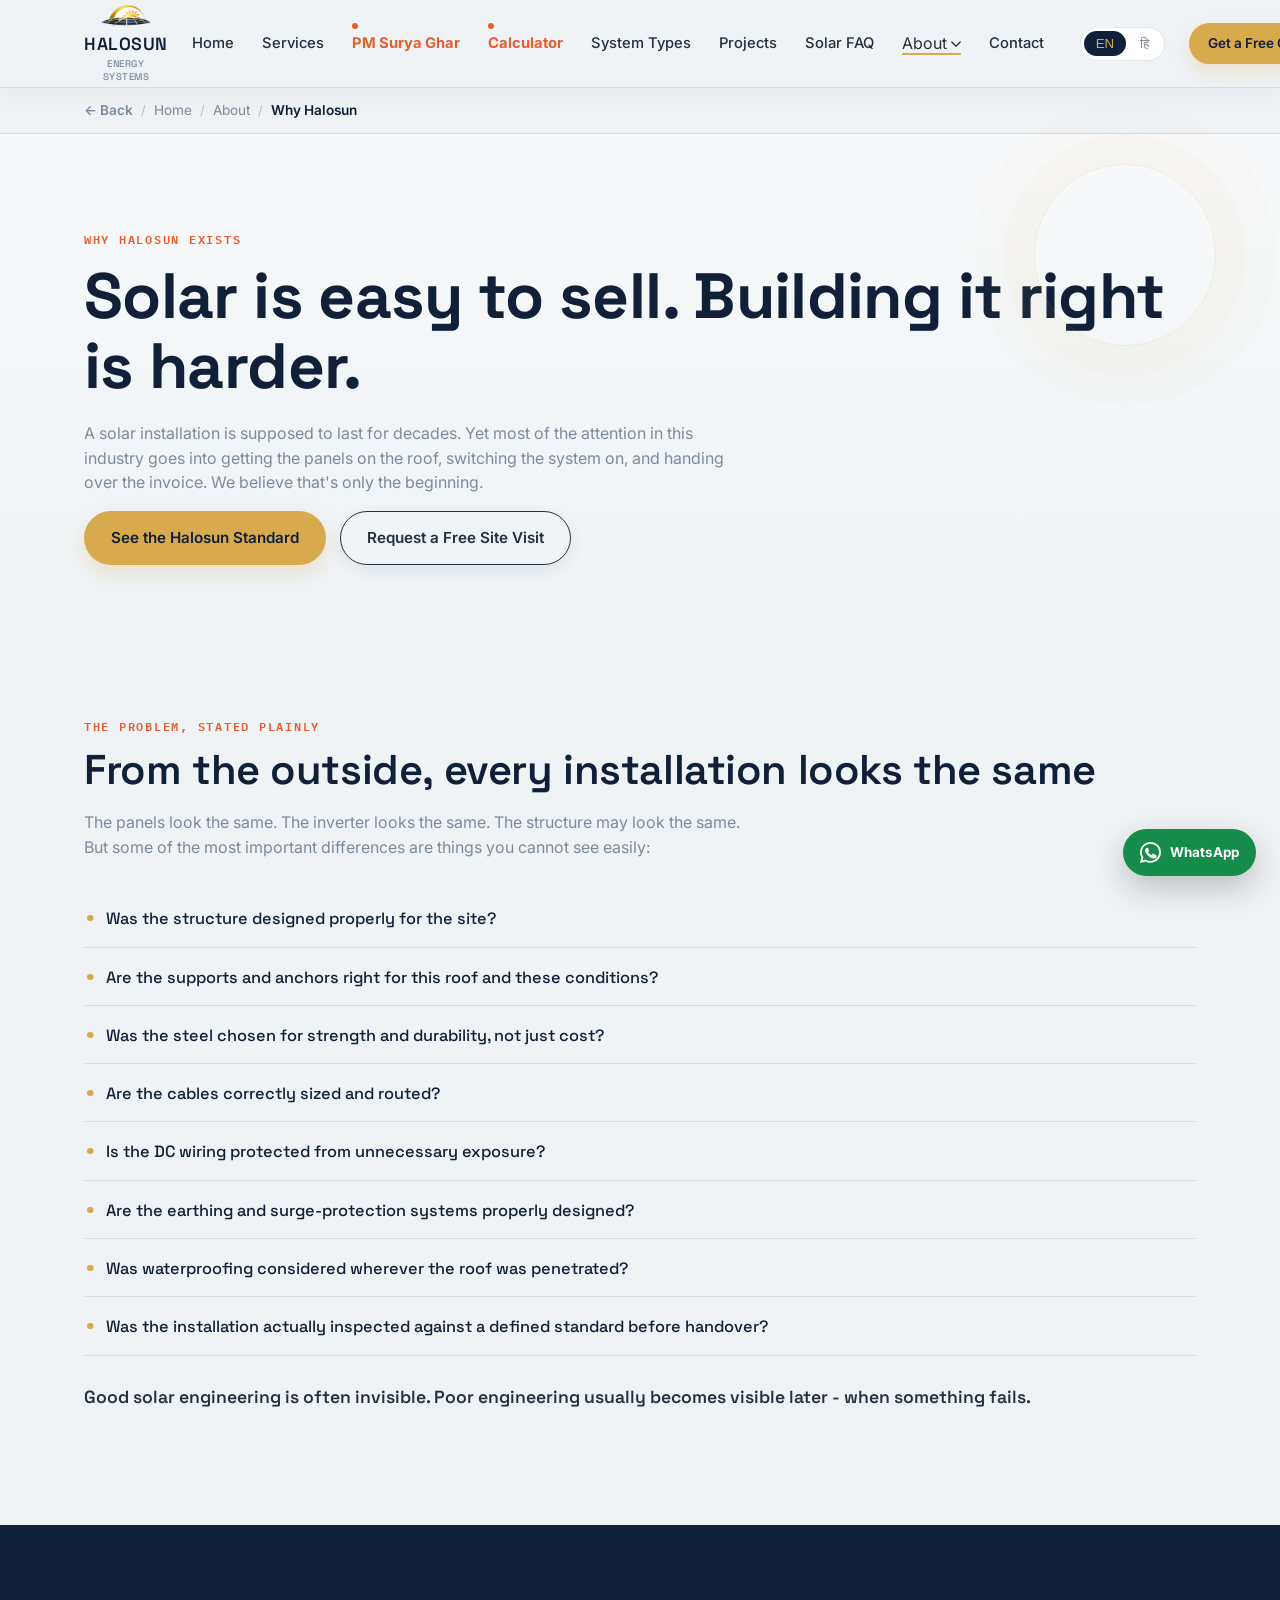
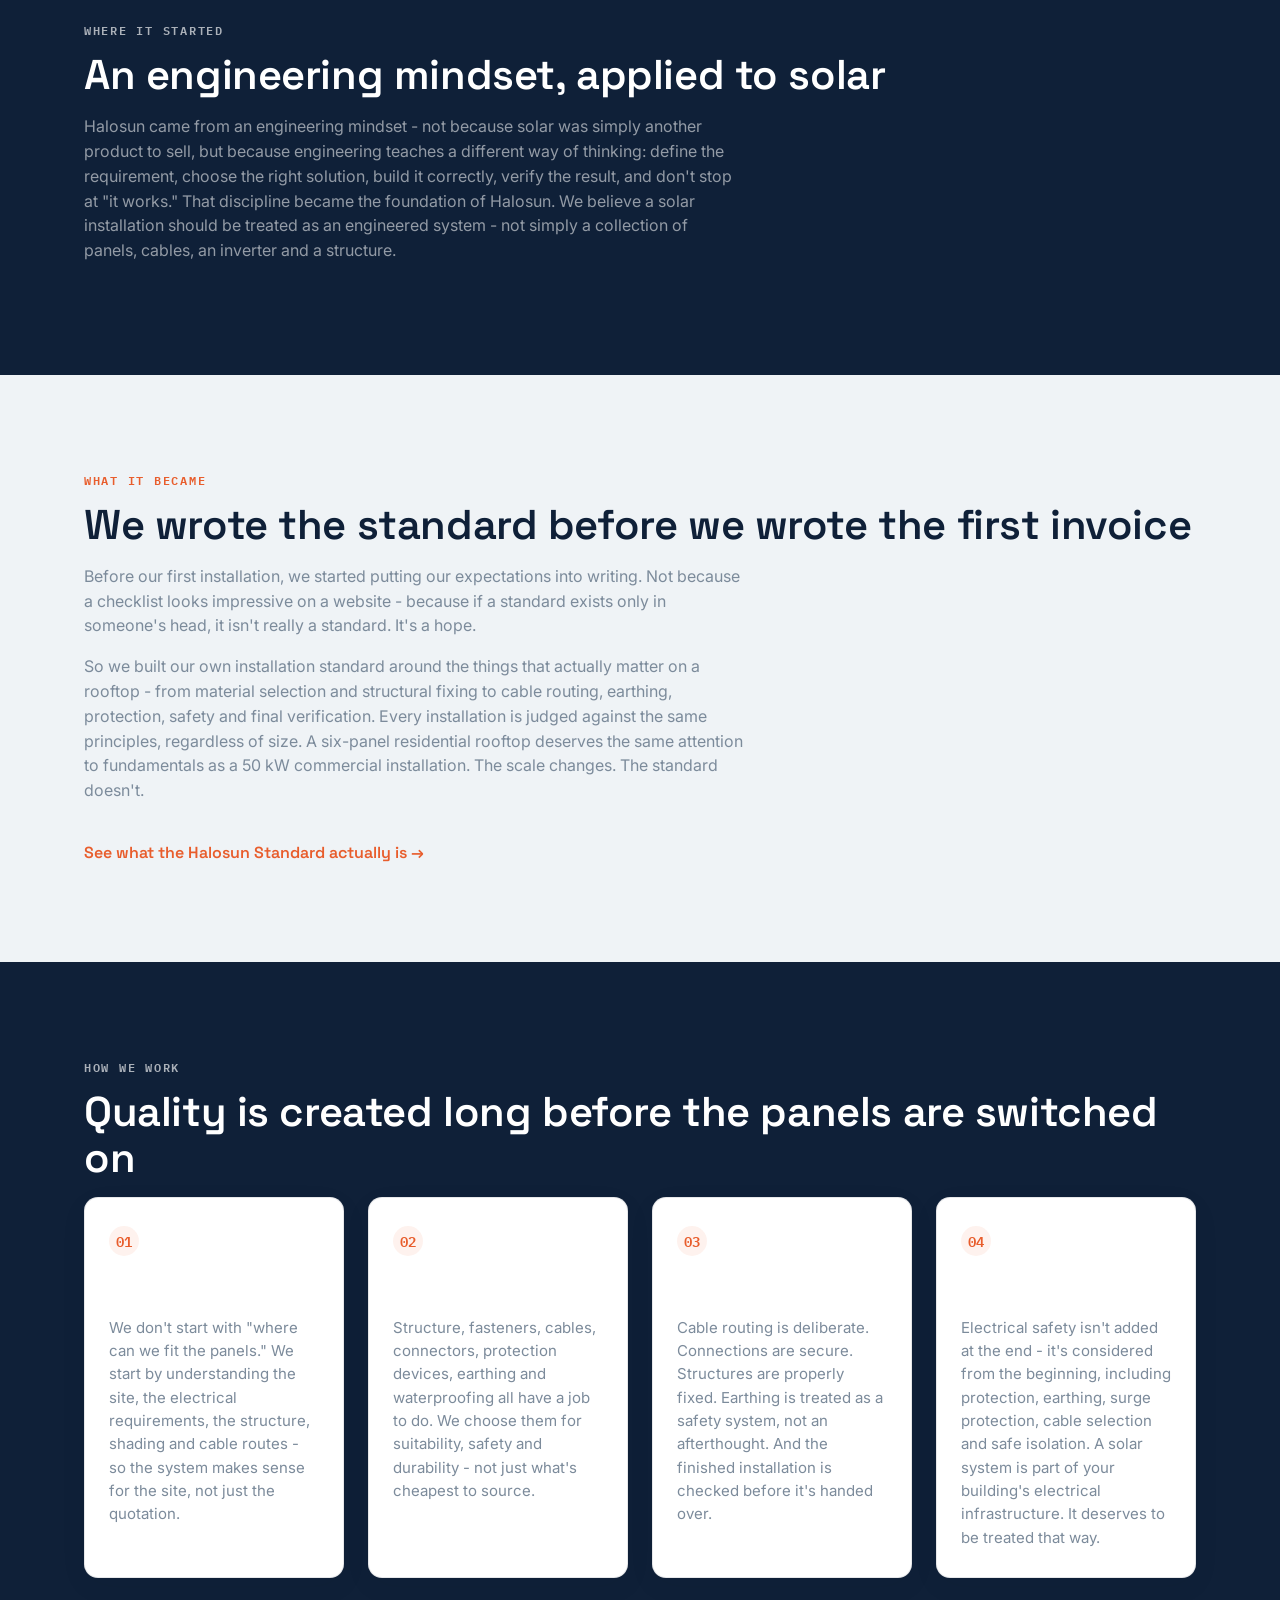
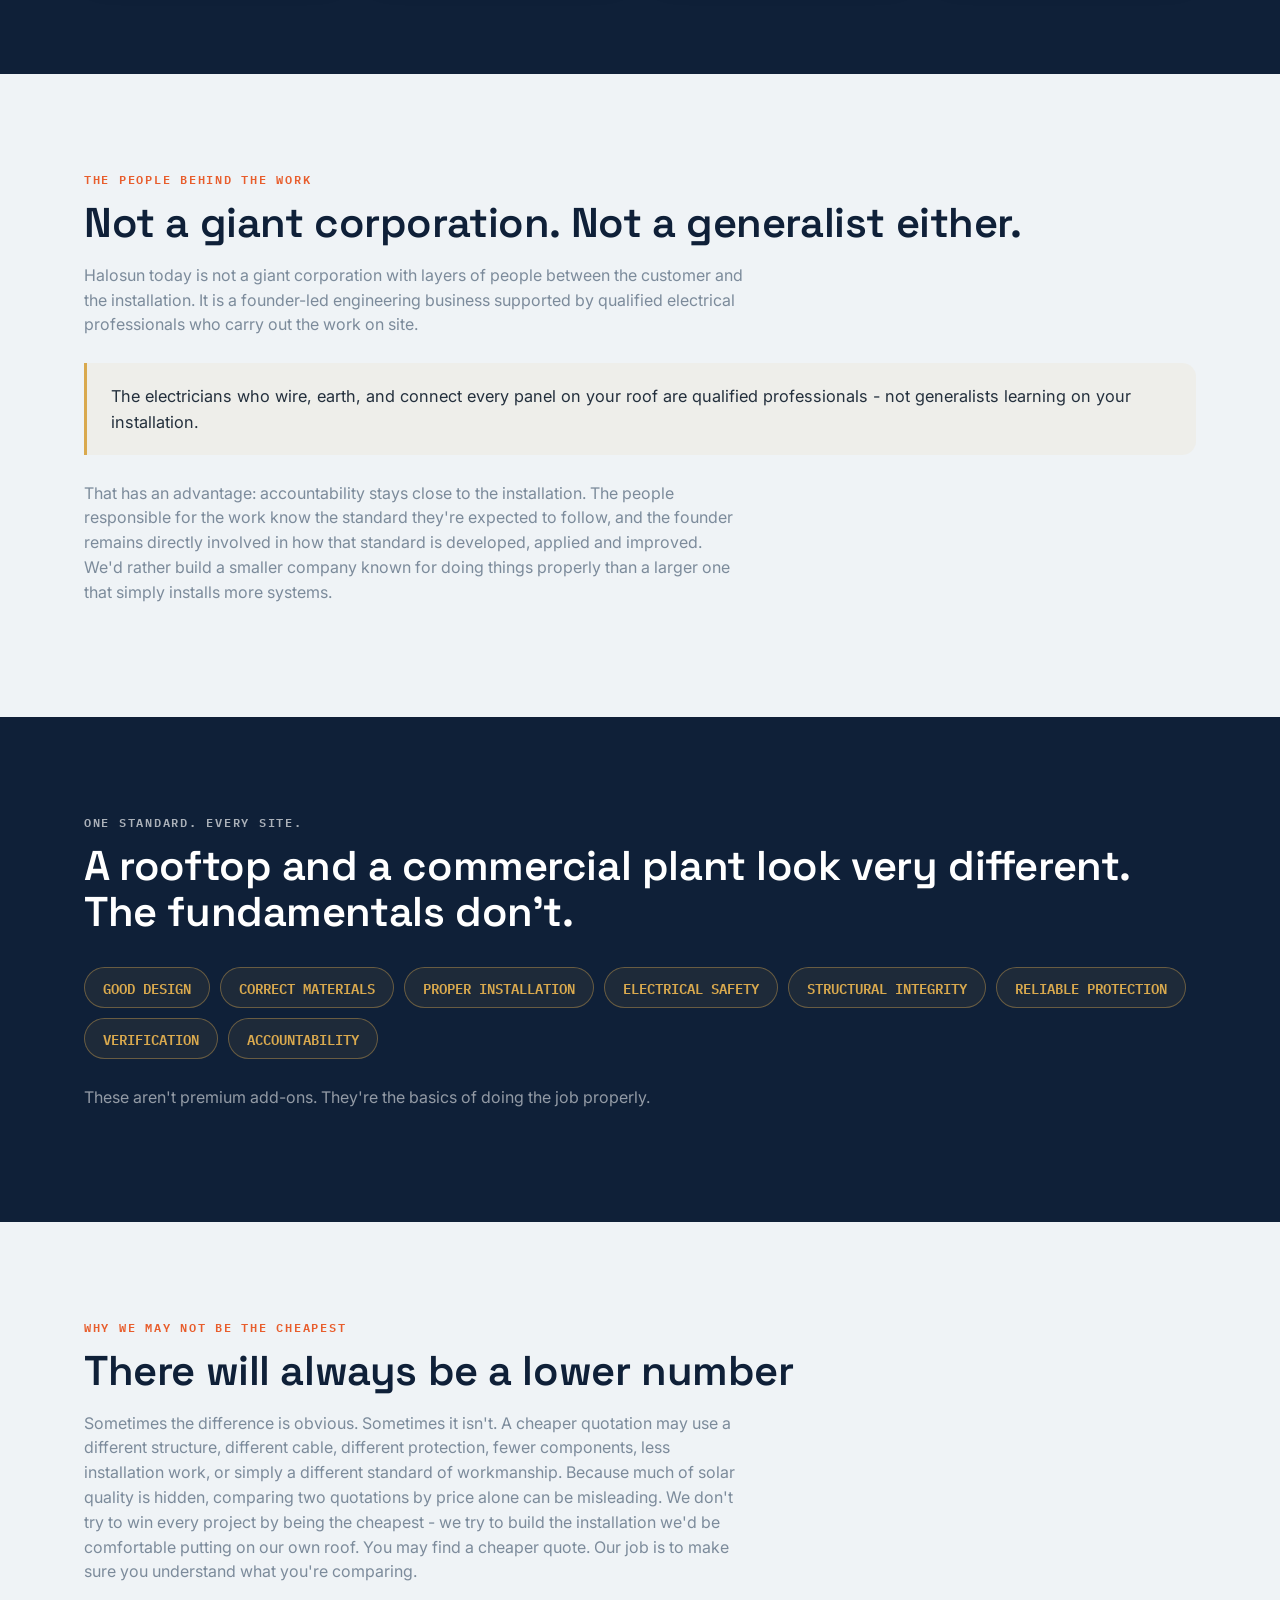
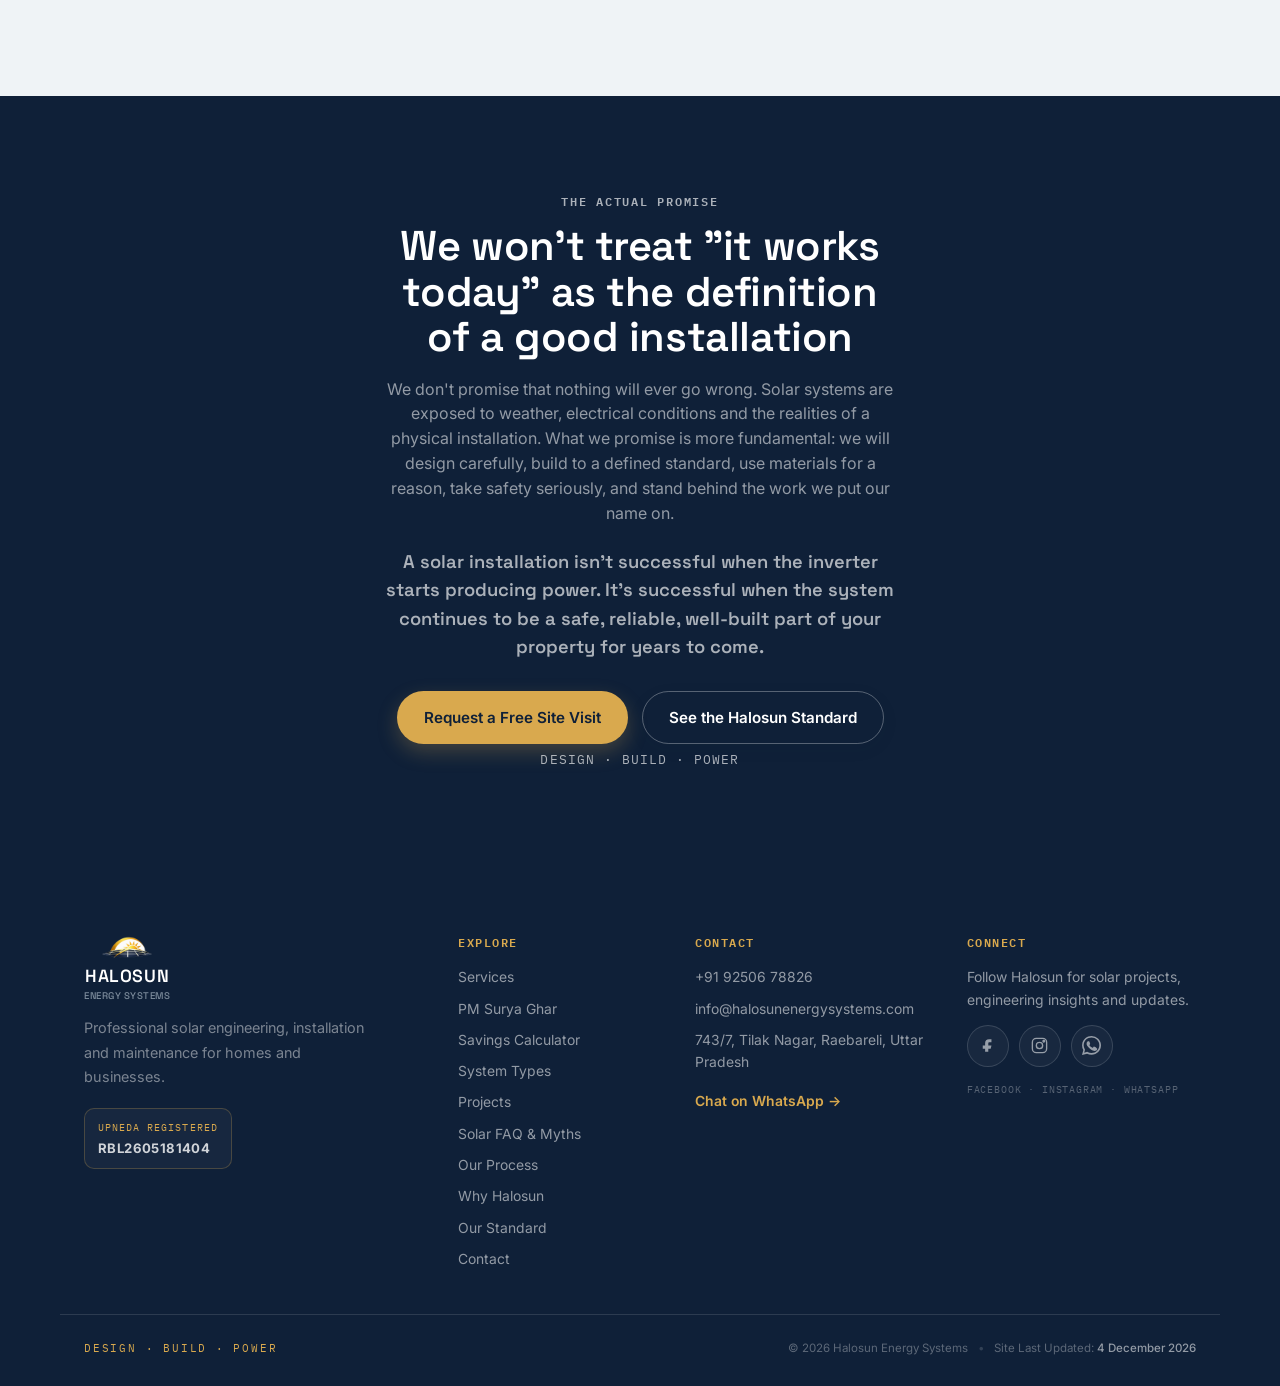
<file: why.html>
<!DOCTYPE html>
<html lang="en">
<head>
<!-- Google tag (gtag.js) -->
<script async src="https://www.googletagmanager.com/gtag/js?id=G-6843K863Q5"></script>
<script>
  window.dataLayer = window.dataLayer || [];
  function gtag(){dataLayer.push(arguments);}
  gtag('js', new Date());

  gtag('config', 'G-6843K863Q5');
</script>
<meta charset="UTF-8">
<meta name="viewport" content="width=device-width, initial-scale=1.0">
<title>Why Halosun Exists | Halosun Energy Systems</title>
<meta name="description" content="Solar is easy to sell. Building it right is harder. See why Halosun treats every installation as an engineered system - not just panels on a roof.">
<link rel="icon" href="assets/favicon.svg" type="image/svg+xml">
<link rel="preconnect" href="https://fonts.googleapis.com">
<link rel="preconnect" href="https://fonts.gstatic.com" crossorigin>
<link href="https://fonts.googleapis.com/css2?family=Space+Grotesk:wght@400;500;600;700&family=Inter:wght@400;500;600&family=IBM+Plex+Mono:wght@500;600&display=swap" rel="stylesheet">
<link rel="stylesheet" href="css/styles.css">
<link rel="stylesheet" href="css/features.css">
<link rel="stylesheet" href="css/back-to-top.css">
<link rel="stylesheet" href="css/nav-align-fix.css">

<link rel="canonical" href="https://halosunenergysystems.com/why.html">

<!-- Open Graph / Facebook / WhatsApp link previews -->
<meta property="og:type" content="website">
<meta property="og:site_name" content="Halosun Energy Systems">
<meta property="og:url" content="https://halosunenergysystems.com/why.html">
<meta property="og:title" content="Why Halosun Exists | Halosun Energy Systems">
<meta property="og:description" content="Solar is easy to sell. Building it right is harder. See why Halosun treats every installation as an engineered system - not just panels on a roof.">
<meta property="og:image" content="https://halosunenergysystems.com/assets/logo-hero.png">
<meta property="og:locale" content="en_IN">

<!-- Twitter Card -->
<meta name="twitter:card" content="summary_large_image">
<meta name="twitter:title" content="Why Halosun Exists | Halosun Energy Systems">
<meta name="twitter:description" content="Solar is easy to sell. Building it right is harder. See why Halosun treats every installation as an engineered system - not just panels on a roof.">
<meta name="twitter:image" content="https://halosunenergysystems.com/assets/logo-hero.png">

<script type="application/ld+json">
{
  "@context": "https://schema.org",
  "@type": "BreadcrumbList",
  "itemListElement": [
    { "@type": "ListItem", "position": 1, "name": "Home", "item": "https://halosunenergysystems.com/" },
    { "@type": "ListItem", "position": 2, "name": "Why Halosun", "item": "https://halosunenergysystems.com/why.html" }
  ]
}
</script>

<style>
  /* ===================================================================
     WHY HALOSUN EXISTS - page-only styles, same convention as
     standard.html: everything references the shared tokens from
     styles.css (--ink, --sun, --ember, --line, --line-dark, --slate,
     --mist, --radius, --font-display, --font-mono) so this page
     inherits the live palette without touching the shared stylesheet.
  =================================================================== */

  .why-lede { max-width: 66ch; }

  /* ---------- The problem: question list ---------- */
  .why-question-list {
    list-style: none;
    margin: 2rem 0 0;
    padding: 0;
    display: flex;
    flex-direction: column;
    gap: 2px;
  }
  .why-question-list li {
    padding: 15px 0 15px 22px;
    position: relative;
    font-family: var(--font-display, 'Space Grotesk', sans-serif);
    font-size: 1.02rem;
    font-weight: 500;
    color: var(--ink, #0f2038);
    border-bottom: 1px solid var(--line, rgba(11,27,45,0.08));
  }
  .why-question-list li::before {
    content: '•';
    position: absolute;
    left: 0;
    top: 15px;
    color: var(--sun, #d9a94e);
    font-family: var(--font-mono, monospace);
    font-weight: 700;
    font-size: 1.3em;
    line-height: 1;
  }
  .why-problem-closing {
    margin-top: 1.8rem;
    font-family: var(--font-display, 'Space Grotesk', sans-serif);
    font-size: 1.1rem;
    font-weight: 600;
  }
  .section-dark .why-problem-closing { color: #fff; }

  /* ---------- People callout ---------- */
  .why-people-callout {
    margin: 1.6rem 0;
    padding: 20px 24px;
    border-left: 3px solid var(--sun, #d9a94e);
    background: rgba(217, 169, 78, 0.07);
    border-radius: 0 var(--radius, 14px) var(--radius, 14px) 0;
    font-size: 1.02rem;
    line-height: 1.6;
  }
  .section-dark .why-people-callout {
    background: rgba(217, 169, 78, 0.09);
    color: #fff;
  }

  /* ---------- One standard: tag cloud ---------- */
  .why-tags {
    display: flex;
    flex-wrap: wrap;
    gap: 10px;
    margin-top: 2rem;
  }
  .why-tag {
    font-family: var(--font-mono, 'IBM Plex Mono', monospace);
    font-size: 0.86rem;
    font-weight: 600;
    padding: 9px 18px;
    border-radius: 999px;
    border: 1px solid rgba(217, 169, 78, 0.35);
    background: rgba(217, 169, 78, 0.08);
    color: var(--sun-dim, #b98b3a);
  }
  .section-dark .why-tag {
    color: var(--sun, #d9a94e);
    border-color: rgba(217, 169, 78, 0.4);
  }
  .why-onestandard-sub {
    margin-top: 1.6rem;
  }

  .why-inline-link {
    display: inline-flex;
    align-items: center;
    gap: 6px;
    margin-top: 1.4rem;
    font-family: var(--font-display, 'Space Grotesk', sans-serif);
    font-weight: 600;
    color: var(--ember, #e85d2c);
    text-decoration: none;
  }
  .why-inline-link:hover { text-decoration: underline; }

  .why-promise-closing {
    margin-top: 1.4rem;
    font-family: var(--font-display, 'Space Grotesk', sans-serif);
    font-size: 1.15rem;
    font-weight: 600;
  }

  .why-final-tagline {
    text-align: center;
    margin-top: 6px;
    font-family: var(--font-mono, 'IBM Plex Mono', monospace);
    font-size: 0.82rem;
    letter-spacing: 0.08em;
    text-transform: uppercase;
    color: rgba(255,255,255,0.55);
  }
</style>
</head>
<body>
<!-- ============ HEADER ============ -->
<header class="site-header">
  <div class="wrap header-row">
    <a href="/" class="logo">
       <img class="logo-mark" src="assets/logo-header-footer.png" alt="Halosun Energy Systems">
      <span>Halosun <em>Energy Systems</em></span>
    </a>
    <nav class="main-nav" id="main-nav">
      <a href="/" data-i18n="nav-home">Home</a>
      <a href="services.html" data-i18n="nav-services">Services</a>
      <a href="pm-suryaghar.html" class="nav-highlight" data-i18n="nav-pm-suryaghar">PM Surya Ghar</a>
      <a href="calculator.html" class="nav-highlight" data-i18n="nav-calculator">Calculator</a>
      <a href="solar-system-types.html" data-i18n="nav-systypes">System Types</a>
      <a href="gallery.html" data-i18n="nav-projects">Projects</a>
      <a href="faq.html" data-i18n="nav-faq">Solar FAQ</a>
      <div class="nav-dropdown" data-nav-dropdown>
        <button type="button" class="nav-dropdown-trigger active" aria-haspopup="true" aria-expanded="false">
          <span data-i18n="nav-about">About</span>
          <svg class="nav-caret" viewBox="0 0 12 8" aria-hidden="true"><path d="M1 1l5 5 5-5" stroke="currentColor" fill="none" stroke-width="1.6" stroke-linecap="round" stroke-linejoin="round"/></svg>
        </button>
        <div class="nav-dropdown-menu" role="menu">
          <a href="process.html" role="menuitem" data-i18n="nav-process">Process</a>
          <a href="why.html" class="active" role="menuitem" data-i18n="nav-why">Why Halosun</a>
          <a href="standard.html" role="menuitem" data-i18n="nav-standard">Our Standard</a>
        </div>
      </div>
      <a href="contact.html" data-i18n="nav-contact">Contact</a>
    </nav>
    <div class="lang-toggle" role="group" aria-label="Language">
      <button type="button" data-lang="en" class="active">EN</button>
      <button type="button" data-lang="hi">हि</button>
    </div>
    <a href="contact.html" class="btn btn-primary btn-small nav-cta" data-i18n="nav-cta">Get a Free Quote</a>
    <button class="nav-toggle" id="nav-toggle" aria-label="Toggle menu" aria-expanded="false">
      <span></span><span></span><span></span>
    </button>
  </div>
</header>

<main>
  <nav class="breadcrumb-bar" aria-label="Breadcrumb">
    <div class="wrap breadcrumb">
      <a href="/" class="breadcrumb-back" data-i18n="breadcrumb-back">← Back</a>
      <span class="breadcrumb-sep" aria-hidden="true">/</span>
      <a href="/" data-i18n="nav-home">Home</a>
      <span class="breadcrumb-sep" aria-hidden="true">/</span>
      <span data-i18n="nav-about">About</span>
      <span class="breadcrumb-sep" aria-hidden="true">/</span>
      <span class="breadcrumb-current" data-i18n="nav-why">Why Halosun</span>
    </div>
  </nav>

  <!-- ============ HERO ============ -->
  <section class="section page-hero">
    <div class="wrap">
      <p class="eyebrow" data-i18n="whyexists-eyebrow">Why Halosun Exists</p>
      <h1 data-i18n="whyexists-title">Solar is easy to sell. Building it right is harder.</h1>
      <p class="section-sub why-lede" data-i18n="why-sub">A solar installation is supposed to last for decades. Yet most of the attention in this industry goes into getting the panels on the roof, switching the system on, and handing over the invoice. We believe that's only the beginning.</p>
      <div class="hero-actions">
        <a href="standard.html" class="btn btn-primary" data-i18n="why-hero-cta">See the Halosun Standard</a>
        <a href="contact.html" class="btn btn-ghost" data-i18n="hero-cta-2">Request a Free Site Visit</a>
      </div>
    </div>
  </section>

  <!-- ============ THE PROBLEM ============ -->
  <section class="section">
    <div class="wrap">
      <p class="eyebrow" data-i18n="why-problem-eyebrow">The problem, stated plainly</p>
      <h2 data-i18n="why-problem-title">From the outside, every installation looks the same</h2>
      <p class="section-sub why-lede" data-i18n="why-problem-sub">The panels look the same. The inverter looks the same. The structure may look the same. But some of the most important differences are things you cannot see easily:</p>

      <ul class="why-question-list">
        <li data-i18n="why-problem-q1">Was the structure designed properly for the site?</li>
        <li data-i18n="why-problem-q2">Are the supports and anchors right for this roof and these conditions?</li>
        <li data-i18n="why-problem-q3">Was the steel chosen for strength and durability, not just cost?</li>
        <li data-i18n="why-problem-q4">Are the cables correctly sized and routed?</li>
        <li data-i18n="why-problem-q5">Is the DC wiring protected from unnecessary exposure?</li>
        <li data-i18n="why-problem-q6">Are the earthing and surge-protection systems properly designed?</li>
        <li data-i18n="why-problem-q7">Was waterproofing considered wherever the roof was penetrated?</li>
        <li data-i18n="why-problem-q8">Was the installation actually inspected against a defined standard before handover?</li>
      </ul>

      <p class="why-problem-closing" data-i18n="why-problem-closing">Good solar engineering is often invisible. Poor engineering usually becomes visible later - when something fails.</p>
    </div>
  </section>

  <!-- ============ WHERE IT STARTED ============ -->
  <section class="section section-dark">
    <div class="wrap">
      <p class="eyebrow" data-i18n="why-started-eyebrow">Where it started</p>
      <h2 data-i18n="why-started-title">An engineering mindset, applied to solar</h2>
      <p class="section-sub why-lede" data-i18n="why-started-body">Halosun came from an engineering mindset - not because solar was simply another product to sell, but because engineering teaches a different way of thinking: define the requirement, choose the right solution, build it correctly, verify the result, and don't stop at "it works." That discipline became the foundation of Halosun. We believe a solar installation should be treated as an engineered system - not simply a collection of panels, cables, an inverter and a structure.</p>
    </div>
  </section>

  <!-- ============ WHAT IT BECAME ============ -->
  <section class="section">
    <div class="wrap">
      <p class="eyebrow" data-i18n="why-became-eyebrow">What it became</p>
      <h2 data-i18n="why-became-title">We wrote the standard before we wrote the first invoice</h2>
      <p class="section-sub why-lede" data-i18n="why-became-body-1">Before our first installation, we started putting our expectations into writing. Not because a checklist looks impressive on a website - because if a standard exists only in someone's head, it isn't really a standard. It's a hope.</p>
      <p class="section-sub why-lede" data-i18n="why-became-body-2">So we built our own installation standard around the things that actually matter on a rooftop - from material selection and structural fixing to cable routing, earthing, protection, safety and final verification. Every installation is judged against the same principles, regardless of size. A six-panel residential rooftop deserves the same attention to fundamentals as a 50 kW commercial installation. The scale changes. The standard doesn't.</p>
      <a href="standard.html" class="why-inline-link" data-i18n="why-became-cta">See what the Halosun Standard actually is →</a>
    </div>
  </section>

  <!-- ============ HOW WE WORK ============ -->
  <section class="section section-dark">
    <div class="wrap">
      <p class="eyebrow" data-i18n="why-work-eyebrow">How we work</p>
      <h2 data-i18n="why-work-title">Quality is created long before the panels are switched on</h2>

      <div class="grid grid-4 svc-grid">
        <div class="card">
          <div class="card-mark">01</div>
          <h3 data-i18n="why-work-1-title">Design before installation</h3>
          <p data-i18n="why-work-1-desc">We don't start with "where can we fit the panels." We start by understanding the site, the electrical requirements, the structure, shading and cable routes - so the system makes sense for the site, not just the quotation.</p>
        </div>
        <div class="card">
          <div class="card-mark">02</div>
          <h3 data-i18n="why-work-2-title">Materials with a purpose</h3>
          <p data-i18n="why-work-2-desc">Structure, fasteners, cables, connectors, protection devices, earthing and waterproofing all have a job to do. We choose them for suitability, safety and durability - not just what's cheapest to source.</p>
        </div>
        <div class="card">
          <div class="card-mark">03</div>
          <h3 data-i18n="why-work-3-title">Installation that follows a standard</h3>
          <p data-i18n="why-work-3-desc">Cable routing is deliberate. Connections are secure. Structures are properly fixed. Earthing is treated as a safety system, not an afterthought. And the finished installation is checked before it's handed over.</p>
        </div>
        <div class="card">
          <div class="card-mark">04</div>
          <h3 data-i18n="why-work-4-title">Safety is part of the design</h3>
          <p data-i18n="why-work-4-desc">Electrical safety isn't added at the end - it's considered from the beginning, including protection, earthing, surge protection, cable selection and safe isolation. A solar system is part of your building's electrical infrastructure. It deserves to be treated that way.</p>
        </div>
      </div>
    </div>
  </section>

  <!-- ============ THE PEOPLE BEHIND THE WORK ============ -->
  <section class="section">
    <div class="wrap">
      <p class="eyebrow" data-i18n="why-people-eyebrow">The people behind the work</p>
      <h2 data-i18n="why-people-title">Not a giant corporation. Not a generalist either.</h2>
      <p class="section-sub why-lede" data-i18n="why-people-body-1">Halosun today is not a giant corporation with layers of people between the customer and the installation. It is a founder-led engineering business supported by qualified electrical professionals who carry out the work on site.</p>

      <div class="why-people-callout" data-i18n="why-people-electrician">The electricians who wire, earth, and connect every panel on your roof are qualified professionals - not generalists learning on your installation.</div>

      <p class="section-sub why-lede" data-i18n="why-people-body-2">That has an advantage: accountability stays close to the installation. The people responsible for the work know the standard they're expected to follow, and the founder remains directly involved in how that standard is developed, applied and improved. We'd rather build a smaller company known for doing things properly than a larger one that simply installs more systems.</p>
    </div>
  </section>

  <!-- ============ ONE STANDARD. EVERY SITE. ============ -->
  <section class="section section-dark">
    <div class="wrap">
      <p class="eyebrow" data-i18n="why-onestandard-eyebrow">One standard. Every site.</p>
      <h2 data-i18n="why-onestandard-title">A rooftop and a commercial plant look very different. The fundamentals don't.</h2>

      <div class="why-tags">
        <span class="why-tag" data-i18n="why-tag-1">GOOD DESIGN</span>
        <span class="why-tag" data-i18n="why-tag-2">CORRECT MATERIALS</span>
        <span class="why-tag" data-i18n="why-tag-3">PROPER INSTALLATION</span>
        <span class="why-tag" data-i18n="why-tag-4">ELECTRICAL SAFETY</span>
        <span class="why-tag" data-i18n="why-tag-5">STRUCTURAL INTEGRITY</span>
        <span class="why-tag" data-i18n="why-tag-6">RELIABLE PROTECTION</span>
        <span class="why-tag" data-i18n="why-tag-7">VERIFICATION</span>
        <span class="why-tag" data-i18n="why-tag-8">ACCOUNTABILITY</span>
      </div>

      <p class="section-sub why-lede why-onestandard-sub" data-i18n="why-onestandard-sub">These aren't premium add-ons. They're the basics of doing the job properly.</p>
    </div>
  </section>

  <!-- ============ WHY WE MAY NOT BE THE CHEAPEST ============ -->
  <section class="section">
    <div class="wrap">
      <p class="eyebrow" data-i18n="why-price-eyebrow">Why we may not be the cheapest</p>
      <h2 data-i18n="why-price-title">There will always be a lower number</h2>
      <p class="section-sub why-lede" data-i18n="why-price-body">Sometimes the difference is obvious. Sometimes it isn't. A cheaper quotation may use a different structure, different cable, different protection, fewer components, less installation work, or simply a different standard of workmanship. Because much of solar quality is hidden, comparing two quotations by price alone can be misleading. We don't try to win every project by being the cheapest - we try to build the installation we'd be comfortable putting on our own roof. You may find a cheaper quote. Our job is to make sure you understand what you're comparing.</p>
    </div>
  </section>

  <!-- ============ THE ACTUAL PROMISE / CTA ============ -->
  <section class="section section-dark cta-band">
    <div class="wrap cta-band-inner">
      <p class="eyebrow" data-i18n="why-promise-eyebrow">The actual promise</p>
      <h2 data-i18n="why-promise-title">We won't treat "it works today" as the definition of a good installation</h2>
      <p class="section-sub why-lede" style="margin:0 auto;" data-i18n="why-promise-body">We don't promise that nothing will ever go wrong. Solar systems are exposed to weather, electrical conditions and the realities of a physical installation. What we promise is more fundamental: we will design carefully, build to a defined standard, use materials for a reason, take safety seriously, and stand behind the work we put our name on.</p>
      <p class="why-promise-closing" data-i18n="why-promise-closing">A solar installation isn't successful when the inverter starts producing power. It's successful when the system continues to be a safe, reliable, well-built part of your property for years to come.</p>
      <div class="hero-actions" style="margin-top: 1.8rem;">
        <a href="contact.html" class="btn btn-primary" data-i18n="hero-cta-2">Request a Free Site Visit</a>
        <a href="standard.html" class="btn btn-ghost" style="border-color:rgba(255,255,255,0.3);color:#fff;" data-i18n="why-hero-cta">See the Halosun Standard</a>
      </div>
      <p class="why-final-tagline" data-i18n="footer-tagline">Design · Build · Power</p>
    </div>
  </section>
</main>

<!-- ============ FOOTER ============ -->
<footer class="site-footer">
  <div class="wrap footer-grid">
    <div class="footer-brand">
      <a href="/" class="logo">
        <img class="logo-mark" src="assets/logo-header-footer.png" alt="Halosun Energy Systems">
        <span>Halosun <em>Energy Systems</em></span>
      </a>
      <p class="footer-lead" data-i18n="footer-lead">Professional solar engineering, installation and maintenance for homes and businesses.</p>
      <div class="footer-badge"><span data-i18n="footer-upneda-badge">UPNEDA Registered</span><strong>RBL2605181404</strong></div>
    </div>

    <div class="footer-col">
      <h3 data-i18n="footer-explore">Explore</h3>
      <a href="services.html" data-i18n="nav-services">Services</a>
      <a href="pm-suryaghar.html" data-i18n="nav-pm-suryaghar">PM Surya Ghar</a>
      <a href="calculator.html" data-i18n="footer-calc">Savings Calculator</a>
      <a href="solar-system-types.html" data-i18n="nav-systypes">System Types</a>
      <a href="gallery.html" data-i18n="nav-projects">Projects</a>
      <a href="faq.html" data-i18n="footer-faq-myths">Solar FAQ &amp; Myths</a>
      <a href="process.html" data-i18n="footer-process">Our Process</a>
      <a href="why.html" data-i18n="nav-why">Why Halosun</a>
      <a href="standard.html" data-i18n="nav-standard">Our Standard</a>
      <a href="contact.html" data-i18n="nav-contact">Contact</a>
    </div>

    <div class="footer-col">
      <h3 data-i18n="footer-contact">Contact</h3>
      <a href="tel:+919250678826">+91 92506 78826</a>
      <a href="mailto:info@halosunenergysystems.com">info@halosunenergysystems.com</a>
      <span>743/7, <span data-i18n="footer-contactAdd">Tilak Nagar, Raebareli, Uttar Pradesh</span></span>
      <a class="footer-wa-link" href="https://wa.me/919250678826?text=Hello%20Halosun%20Energy%20Systems%2C%20I%20would%20like%20to%20know%20more%20about%20solar." target="_blank" rel="noopener" data-i18n="footer-wa">Chat on WhatsApp →</a>
    </div>

    <div class="footer-col footer-social-col">
      <h3 data-i18n="footer-connect">Connect</h3>
      <p data-i18n="footer-connect-desc">Follow Halosun for solar projects, engineering insights and updates.</p>
      <div class="social-links" aria-label="Social media links">
        <a class="social-link" href="https://www.facebook.com/profile.php?id=61590382589778" target="_blank" rel="noopener" aria-label="Facebook" title="Facebook">
          <svg viewBox="0 0 24 24" aria-hidden="true"><path d="M14 8h3V4h-3c-3.31 0-5 1.69-5 5v3H6v4h3v4h4v-4h3l1-4h-4V9c0-.67.33-1 1-1Z"/></svg>
        </a>
        <a class="social-link" href="https://www.instagram.com/halosunenergysystems/" target="_blank" rel="noopener" aria-label="Instagram" title="Instagram">
          <svg viewBox="0 0 24 24" aria-hidden="true"><rect x="3" y="3" width="18" height="18" rx="5"/><circle cx="12" cy="12" r="4"/><circle cx="17.4" cy="6.6" r="1"/></svg>
        </a>
        <a class="social-link social-whatsapp" href="https://wa.me/919250678826?text=Hello%20Halosun%20Energy%20Systems%2C%20I%20would%20like%20to%20know%20more%20about%20solar." target="_blank" rel="noopener" aria-label="WhatsApp" title="WhatsApp">
          <svg viewBox="0 0 24 24" aria-hidden="true"><path d="M20.5 3.5A11.8 11.8 0 0 0 12.1 0C5.5 0 .1 5.3.1 11.9c0 2.1.6 4.1 1.6 5.9L0 24l6.4-1.7a12 12 0 0 0 5.7 1.4h.1c6.5 0 11.8-5.3 11.8-11.9 0-3.1-1.2-6.1-3.5-8.3ZM12.1 21.6h-.1c-1.8 0-3.5-.5-5-1.4l-.4-.2-3.8 1 1-3.7-.2-.4a9.7 9.7 0 0 1-1.5-5.2c0-5.4 4.4-9.8 9.9-9.8 2.6 0 5.1 1 7 2.9 1.9 1.9 2.9 4.3 2.9 7 0 5.4-4.4 9.8-9.8 9.8Zm5.4-7.3c-.3-.1-1.8-.9-2.1-1-.3-.1-.5-.1-.7.2-.2.3-.8 1-.9 1.2-.2.2-.3.2-.6.1-1.6-.8-2.7-1.4-3.8-3.2-.3-.5.3-.5.8-1.6.1-.2.1-.4 0-.6-.1-.1-.7-1.7-1-2.3-.3-.6-.5-.5-.7-.5h-.6c-.2 0-.6.1-.9.4-.3.3-1.2 1.1-1.2 2.7s1.2 3.1 1.3 3.3c.2.2 2.3 3.5 5.6 4.9.8.4 1.5.6 2 .7.8.3 1.6.2 2.2.1.7-.1 1.8-.7 2-1.4.3-.7.3-1.3.2-1.4-.1-.2-.3-.2-.6-.4Z"/></svg>
        </a>
      </div>
      <span class="social-note">Facebook · Instagram · WhatsApp</span>
    </div>
  </div>

  <div class="wrap footer-bottom">
    <p class="footer-tagline" data-i18n="footer-tagline">Design <span>·</span> Build <span>·</span> Power</p>
    <div class="footer-meta">
      <span>© <span id="year"></span> Halosun Energy Systems</span>
      <span class="meta-dot">•</span>
      <span><span data-i18n="footer-updated-label">Site Last Updated:</span> <strong id="last-updated">28 August 2026</strong></span>
    </div>
  </div>
</footer>

<a class="floating-whatsapp" href="https://wa.me/919250678826?text=Hello%20Halosun%20Energy%20Systems%2C%20I%20would%20like%20to%20know%20more%20about%20solar." target="_blank" rel="noopener" aria-label="Chat with Halosun Energy Systems on WhatsApp" title="Chat on WhatsApp">
  <svg viewBox="0 0 24 24" aria-hidden="true"><path d="M20.5 3.5A11.8 11.8 0 0 0 12.1 0C5.5 0 .1 5.3.1 11.9c0 2.1.6 4.1 1.6 5.9L0 24l6.4-1.7a12 12 0 0 0 5.7 1.4h.1c6.5 0 11.8-5.3 11.8-11.9 0-3.1-1.2-6.1-3.5-8.3ZM12.1 21.6h-.1c-1.8 0-3.5-.5-5-1.4l-.4-.2-3.8 1 1-3.7-.2-.4a9.7 9.7 0 0 1-1.5-5.2c0-5.4 4.4-9.8 9.9-9.8 2.6 0 5.1 1 7 2.9 1.9 1.9 2.9 4.3 2.9 7 0 5.4-4.4 9.8-9.8 9.8Zm5.4-7.3c-.3-.1-1.8-.9-2.1-1-.3-.1-.5-.1-.7.2-.2.3-.8 1-.9 1.2-.2.2-.3.2-.6.1-1.6-.8-2.7-1.4-3.8-3.2-.3-.5.3-.5.8-1.6.1-.2.1-.4 0-.6-.1-.1-.7-1.7-1-2.3-.3-.6-.5-.5-.7-.5h-.6c-.2 0-.6.1-.9.4-.3.3-1.2 1.1-1.2 2.7s1.2 3.1 1.3 3.3c.2.2 2.3 3.5 5.6 4.9.8.4 1.5.6 2 .7.8.3 1.6.2 2.2.1.7-.1 1.8-.7 2-1.4.3-.7.3-1.3.2-1.4-.1-.2-.3-.2-.6-.4Z"/></svg>
  <span>WhatsApp</span>
</a>
<button type="button" id="backToTop" class="back-to-top" aria-label="Back to top" title="Back to top" data-i18n-title="backtotop-label" data-i18n-aria="backtotop-label">
  <svg viewBox="0 0 24 24" aria-hidden="true"><path d="M12 4l7 7h-4.2v9h-5.6v-9H5l7-7Z"/></svg>
  <span class="visually-hidden" data-i18n="backtotop-label">Back to top</span>
</button>
<script src="js/back-to-top.js"></script>
<script src="js/i18n.js"></script>
<script src="js/main.js"></script>
<script src="js/nav-dropdown.js"></script>
</body>
</html>
</file>
<file: css/styles.css>
/* ===================================================================
   HALO SUN ENERGY SYSTEMS — Design tokens
   Palette: dusk-sky navy + solar gold + ember accent, cool paper (not cream)
   Type: Space Grotesk (display) / Inter (body) / IBM Plex Mono (data)
=================================================================== */
:root{
  --ink: #0F2038;
  --ink-soft: #182F4C;
  --paper: #EFF3F6;
  --paper-alt: #FFFFFF;
  --sun: #D9A94E;
  --sun-dim: #B98B3A;
  --ember: #E85D2C;
  --slate: #24303D;
  --mist: #7C8B9B;
  --line: rgba(11,27,45,0.10);
  --line-dark: rgba(255,255,255,0.12);

  --font-display: 'Space Grotesk', system-ui, sans-serif;
  --font-body: 'Inter', system-ui, sans-serif;
  --font-mono: 'IBM Plex Mono', ui-monospace, monospace;

  --radius: 14px;
  --wrap: 1160px;
}

*{box-sizing:border-box;}
html{scroll-behavior:smooth;}
@media (prefers-reduced-motion: reduce){
  html{scroll-behavior:auto;}
  *{animation-duration:0.001ms !important; animation-iteration-count:1 !important; transition-duration:0.001ms !important;}
}

body{
  margin:0;
  font-family:var(--font-body);
  color:var(--slate);
  background:var(--paper);
  line-height:1.55;
  -webkit-font-smoothing:antialiased;
}

h1,h2,h3{
  font-family:var(--font-display);
  color:var(--ink);
  line-height:1.1;
  margin:0 0 0.4em;
  letter-spacing:-0.01em;
}
h1{font-size:clamp(2.4rem, 5vw, 4rem); font-weight:700;}
h2{font-size:clamp(1.8rem, 3.4vw, 2.6rem); font-weight:600;}
h3{font-size:1.15rem; font-weight:600;}

/* Devanagari glyphs render visually larger than Latin text at the
   same font-size, making headings look oversized once the page is
   switched to Hindi (html[lang="hi"], set by js/i18n.js). Scale
   h1-h3 down ~10-12% specifically in Hindi mode; English is untouched. */
html[lang="hi"] h1{font-size:clamp(2.15rem, 4.4vw, 3.6rem);}
html[lang="hi"] h2{font-size:clamp(1.6rem, 3vw, 2.3rem);}
html[lang="hi"] h3{font-size:1.05rem;}
p{margin:0 0 1em;}
a{color:inherit;}
ol,ul{padding:0; margin:0; list-style:none;}
img{max-width:100%; display:block;}

.wrap{max-width:var(--wrap); margin:0 auto; padding:0 24px;}

.eyebrow{
  font-family:var(--font-mono);
  font-size:0.78rem;
  letter-spacing:0.14em;
  text-transform:uppercase;
  color:var(--ember);
  margin:0 0 0.9em;
  font-weight:600;
}
.hero-brand .eyebrow{margin:0;}

.section-sub{max-width:640px; color:var(--mist);}
.pm-official{margin-top:22px; font-size:0.94rem; color:var(--mist);}
.card .pm-official{margin-top:22px;}
.pm-official a{color:var(--sun-dim); font-weight:600; margin-left:4px; text-decoration:underline; text-underline-offset:2px;}

a:focus-visible, button:focus-visible, input:focus-visible, select:focus-visible, textarea:focus-visible{
  outline:3px solid var(--sun);
  outline-offset:2px;
}

/* ---------- Buttons ---------- */
.btn{
  display:inline-flex;
  align-items:center;
  justify-content:center;
  gap:8px;
  padding:14px 26px;
  border-radius:999px;
  font-family:var(--font-body);
  font-weight:600;
  font-size:0.95rem;
  text-decoration:none;
  border:1px solid transparent;
  cursor:pointer;
  transition:transform 0.15s ease, background 0.15s ease, border-color 0.15s ease;
}
.btn:hover{transform:translateY(-1px);}
.btn-primary{background:var(--sun); color:var(--ink);}
.btn-primary:hover{background:#FFC24D;}
.btn-ghost{background:transparent; color:inherit; border-color:currentColor;}
.hero .btn-ghost{border-color:rgba(255,255,255,0.5); color:#fff;}
.hero .btn-ghost:hover{border-color:#fff;}
.btn-small{padding:9px 18px; font-size:0.85rem; white-space:nowrap;}
.btn-full{width:100%;}
.btn-whatsapp{background:#168c4b; color:#fff;}
.btn-whatsapp:hover{background:#1aa859;}

.calc-field-error{
  font-size:0.85rem;
  color:var(--ember);
  margin:-8px 0 6px;
  font-weight:500;
}

/* ---------- Header ---------- */
.site-header{
  position:sticky; top:0; z-index:50;
  background:rgba(239,243,246,0.88);
  backdrop-filter:blur(10px);
  border-bottom:1px solid var(--line);
}
.header-row{
  display:flex; align-items:center; gap:24px;
  padding:4px 24px;
}
.logo{
  display:flex; flex-direction:column; align-items:center; gap:6px;
  font-family:var(--font-display); font-weight:600; font-size:1.1rem;
  text-decoration:none; color:var(--ink);
  margin-right:auto;
  text-align:center;
  text-transform:uppercase;
  letter-spacing:0.03em;
}
.logo span{
  display:flex;
  flex-direction:column;
  line-height:1.3;
}
.logo em{font-style:normal; font-weight:500; color:var(--mist); font-size:0.55em; margin-top:2px;}
.logo-mark{width:52px; height:auto; flex:none; border-radius:8px;}
.main-nav{display:flex; gap:28px;}
.main-nav a{text-decoration:none; font-size:0.92rem; font-weight:500; color:var(--slate); white-space:nowrap;}
.main-nav a:hover{color:var(--ember);}
.main-nav a.active{color:var(--ember);}
.nav-toggle{display:none; flex-direction:column; gap:5px; background:none; border:none; cursor:pointer; padding:6px;}
.nav-toggle span{width:22px; height:2px; background:var(--ink); display:block;}

/* ---------- Hero ---------- */
.hero{
  position:relative;
  background:radial-gradient(circle at 50% 20%, var(--ink-soft), var(--ink) 70%);
  color:#fff;
  overflow:hidden;
  padding:110px 0 130px;
}
.halo-arcs{
  position:absolute; inset:0;
  display:flex; align-items:center; justify-content:center;
  pointer-events:none;
}
.halo-arcs svg{width:min(140vw, 1000px); height:auto; opacity:0.9;}
.arc{fill:none; stroke-linecap:round;}
.arc-1{stroke:var(--sun); stroke-width:1.5; stroke-dasharray:4 14; opacity:0.55; animation:spin 90s linear infinite;}
.arc-2{stroke:var(--ember); stroke-width:1; stroke-dasharray:2 10; opacity:0.35; animation:spin 130s linear infinite reverse;}
.arc-3{stroke:#fff; stroke-width:1; stroke-dasharray:1 16; opacity:0.15; animation:spin 200s linear infinite;}
@keyframes spin{to{transform:rotate(360deg);}}
.halo-arcs svg{transform-origin:center;}
.arc{transform-origin:450px 450px;}

.hero-content{position:relative; max-width:700px;}
.hero-brand{display:inline-flex; flex-direction:column; align-items:center; gap:10px; margin-bottom:10px;}
.hero-badge{width:130px; height:auto; margin-bottom:-8px; border-radius:12px;}
.hero-brand-name{
  font-family:var(--font-display); font-weight:600; font-size:1.55rem;
  color:#fff; text-transform:uppercase; letter-spacing:0.03em;
  display:flex; flex-direction:column; line-height:1.15;
  align-items:center;
  text-align:center;
}
.hero-brand-name em{
  font-style:normal; font-weight:500; color:rgba(255,255,255,0.55);
  font-size:0.55em; margin-top:2px;
}
.hero .eyebrow{color:var(--sun); text-align:center;}
.hero h1{color:#fff;}
.hero-sub{color:rgba(255,255,255,0.75); font-size:1.08rem; max-width:560px;}
.hero-actions{display:flex; gap:14px; flex-wrap:wrap; margin-top:8px;}

/* ---------- Sections ---------- */
.section{padding:96px 0;}
.section-dark{background:var(--ink); color:rgba(255,255,255,0.85);}
.section-dark h1, .section-dark h2, .section-dark h3{color:#fff;}
.section-dark .section-sub{color:rgba(255,255,255,0.55);}
.section-dark p{color:rgba(255,255,255,0.65);}
.section-dark code{color:var(--sun);}

/* ---------- Grid / cards ---------- */
.grid{display:grid; gap:24px;}
.grid-4{grid-template-columns:repeat(4, 1fr);}
.grid-3{grid-template-columns:repeat(3, 1fr);}

.card{
  background:var(--paper-alt);
  border:1px solid var(--line);
  border-radius:var(--radius);
  padding:28px 24px;
}
.card-link{text-decoration:none; color:inherit; display:block; transition:transform 0.15s ease, border-color 0.15s ease;}
.card-link:hover{transform:translateY(-2px); border-color:var(--sun);}
.page-hero{padding-bottom:56px;}
.page-hero h1{margin-bottom:0.3em;}

/* ---------- Breadcrumb bar (top of <main> on every page except home) ----------
   Deliberately its own slim strip with a light background, independent of
   whatever the page's first section looks like (some pages open with a
   dark hero, some with a light .page-hero) — so it reads consistently
   everywhere instead of inheriting section styling. */
.breadcrumb-bar{
  background:var(--paper);
  border-bottom:1px solid var(--line);
  padding:12px 0;
}
.breadcrumb{
  display:flex; align-items:center; flex-wrap:wrap; gap:8px;
  font-family:var(--font-body); font-size:0.85rem; color:var(--mist);
}
.breadcrumb a{color:var(--mist); text-decoration:none;}
.breadcrumb a:hover{color:var(--ember);}
.breadcrumb-sep{color:rgba(15,32,56,0.25); font-size:0.8rem;}
.breadcrumb-current{color:var(--ink); font-weight:600;}
.breadcrumb-back{
  display:inline-flex; align-items:center; gap:4px;
  font-weight:600; color:var(--slate);
}
.breadcrumb-back:hover{color:var(--ember);}

.cta-band{text-align:center;}
.cta-band-inner{max-width:560px; margin:0 auto; text-align:center;}
.cta-band .hero-actions{justify-content:center; margin-top:20px;}
.cta-band.section-dark .btn-ghost{border-color:rgba(255,255,255,0.5); color:#fff;}
.cta-band:not(.section-dark) .btn-ghost{border-color:var(--slate); color:var(--slate);}
.card-mark{
  font-family:var(--font-mono); color:var(--ember);
  font-size:0.85rem; margin-bottom:12px; font-weight:600;
}
.card p{color:var(--mist); margin:0; font-size:0.94rem;}

/* ---------- Explore tiles (homepage "Find what you need") ----------
   Layered on top of the base .card/.card-link rules above rather than
   replacing them, so every other place .card is used elsewhere on the
   site is untouched. Adds: an accent top-border that sweeps in, the
   number chip flipping to a filled gold badge, and an arrow that
   slides into view — all on hover/focus so the tile feels responsive
   to the pointer instead of just lifting. */
.explore-grid .card-link{
  position:relative;
  overflow:hidden;
  isolation:isolate;
}
.explore-grid .card-link::before{
  content:'';
  position:absolute;
  top:0; left:0; right:0;
  height:3px;
  background:linear-gradient(90deg, var(--ember), var(--sun));
  transform:scaleX(0);
  transform-origin:left;
  transition:transform 0.28s ease;
}
.explore-grid .card-link:hover::before,
.explore-grid .card-link:focus-visible::before{
  transform:scaleX(1);
}
.explore-grid .card-link:hover,
.explore-grid .card-link:focus-visible{
  border-color:transparent;
  box-shadow:0 16px 40px rgba(15,32,56,.09), 0 0 0 1px var(--sun);
}
.explore-grid .card-mark{
  display:inline-flex; align-items:center; justify-content:center;
  width:30px; height:30px; border-radius:50%;
  background:rgba(232,93,44,0.08);
  transition:background 0.2s ease, color 0.2s ease, transform 0.2s ease;
}
.explore-grid .card-link:hover .card-mark,
.explore-grid .card-link:focus-visible .card-mark{
  background:var(--sun); color:var(--ink); transform:scale(1.08);
}
.explore-grid .card-arrow{
  display:inline-block;
  margin-top:14px;
  color:var(--sun-dim);
  font-weight:600;
  opacity:0;
  transform:translateX(-6px);
  transition:opacity 0.2s ease, transform 0.2s ease;
}
.explore-grid .card-link:hover .card-arrow,
.explore-grid .card-link:focus-visible .card-arrow{
  opacity:1;
  transform:translateX(0);
}
@media (prefers-reduced-motion: reduce){
  .explore-grid .card-link::before,
  .explore-grid .card-mark,
  .explore-grid .card-arrow{ transition:none; }
}

/* ---------- Service tiles (Services page) ----------
   Same accent-sweep + filled-badge treatment as .explore-grid above,
   minus the arrow: these are plain description cards, not links to
   another page, so an arrow implying "go to" would be misleading. */
.svc-grid .card{
  position:relative;
  overflow:hidden;
  isolation:isolate;
  transition:transform 0.2s ease, box-shadow 0.2s ease, border-color 0.2s ease;
}
.svc-grid .card::before{
  content:'';
  position:absolute;
  top:0; left:0; right:0;
  height:3px;
  background:linear-gradient(90deg, var(--ember), var(--sun));
  transform:scaleX(0);
  transform-origin:left;
  transition:transform 0.28s ease;
}
.svc-grid .card:hover::before{
  transform:scaleX(1);
}
.svc-grid .card:hover{
  transform:translateY(-4px);
  border-color:transparent;
  box-shadow:0 16px 40px rgba(15,32,56,.09), 0 0 0 1px var(--sun);
}
.svc-grid .card-mark{
  display:inline-flex; align-items:center; justify-content:center;
  width:30px; height:30px; border-radius:50%;
  background:rgba(232,93,44,0.08);
  transition:background 0.2s ease, color 0.2s ease, transform 0.2s ease;
}
.svc-grid .card:hover .card-mark{
  background:var(--sun); color:var(--ink); transform:scale(1.08);
}
@media (prefers-reduced-motion: reduce){
  .svc-grid .card::before,
  .svc-grid .card-mark{ transition:none; }
}

.why-item h3{margin-bottom:0.35em;}
.why-item p{color:var(--mist); font-size:0.94rem; margin:0;}

/* ---------- Process ---------- */
.process-list{display:flex; flex-direction:column; gap:0;}
.process-list li{
  display:flex; gap:22px; align-items:flex-start;
  padding:22px 0;
  border-top:1px solid var(--line-dark);
}
.process-list li:first-child{border-top:none;}
.ring{
  flex:none; width:42px; height:42px; border-radius:50%;
  border:1.5px solid var(--sun);
  display:flex; align-items:center; justify-content:center;
  font-family:var(--font-mono); color:var(--sun); font-weight:600;
}
.process-list h3{color:#fff; margin-bottom:0.3em;}
.process-list p{margin:0; color:rgba(255,255,255,0.6); font-size:0.94rem;}

/* ---------- Calculator ---------- */
.calc-panel{
  display:grid; grid-template-columns:1fr 1fr; gap:0;
  background:var(--ink);
  border-radius:20px;
  overflow:hidden;
  margin-top:36px;
}
.calc-inputs{padding:40px; display:flex; flex-direction:column; gap:18px;}
.calc-results{
  padding:40px; background:var(--ink-soft);
  display:flex; flex-direction:column; gap:14px;
  border-left:1px solid var(--line-dark);
}
.field{display:flex; flex-direction:column; gap:6px; font-size:0.9rem; color:rgba(255,255,255,0.75); font-weight:500;}
.field input, .field select, .field textarea{
  font-family:var(--font-body);
  font-size:1rem;
  padding:12px 14px;
  border-radius:8px;
  border:1px solid rgba(255,255,255,0.18);
  background:rgba(255,255,255,0.06);
  color:#fff;
}
.field input::placeholder{color:rgba(255,255,255,0.35);}
.calc-note{font-size:0.78rem; color:rgba(255,255,255,0.4); margin:0;}

.result-row{
  display:flex; justify-content:space-between; align-items:baseline;
  gap:12px; padding:10px 0; border-bottom:1px solid var(--line-dark);
  font-size:0.9rem; color:rgba(255,255,255,0.7);
}
.result-row strong{font-family:var(--font-mono); color:#fff; font-size:1rem; text-align:right;}
.result-highlight strong{color:var(--sun); font-size:1.2rem;}
#calc-cta{margin-top:10px;}

/* ---------- Gallery ---------- */
.gallery-grid{margin-top:36px;}
.gallery-tile{
  margin:0; aspect-ratio:4/3; border-radius:12px;
  background:linear-gradient(135deg, var(--ink-soft), var(--ink));
  border:1px dashed rgba(255,176,32,0.4);
  display:flex; align-items:center; justify-content:center;
  color:rgba(255,255,255,0.45); font-size:0.85rem; font-family:var(--font-mono);
  text-align:center; padding:12px;
}

/* ---------- Lead form ---------- */
.section-form{background:var(--paper-alt);}
.form-grid{display:grid; grid-template-columns:0.9fr 1.3fr; gap:56px; align-items:start;}
.contact-details{margin-top:24px; font-size:0.94rem;}
.contact-details p{margin:0 0 8px;}
.contact-details a{text-decoration:none; color:var(--ember);}

.lead-form{
  display:grid; grid-template-columns:1fr 1fr; gap:16px;
  background:var(--paper); border:1px solid var(--line); border-radius:var(--radius);
  padding:28px;
}
.lead-form .field{color:var(--slate); font-size:0.88rem;}
.lead-form input, .lead-form select, .lead-form textarea{
  font-family:var(--font-body); font-size:0.98rem;
  padding:11px 13px; border-radius:8px; border:1px solid var(--line);
  background:#fff; color:var(--slate);
}
.field-full{grid-column:1 / -1;}
.hp-field{position:absolute; left:-9999px; width:1px; height:1px; opacity:0;}
.form-status{grid-column:1/-1; margin:0; font-size:0.88rem; min-height:1.2em;}
.form-status.ok{color:#1a7f4a;}
.form-status.err{color:var(--ember);}

/* ---------- Footer ---------- */
.site-footer{background:var(--ink); color:rgba(255,255,255,0.6); padding:56px 0 28px;}
.footer-row{display:flex; justify-content:space-between; gap:24px; flex-wrap:wrap; margin-bottom:40px;}
.footer-brand .logo{color:#fff;}
.footer-brand > p{color:rgba(255,255,255,0.45); font-size:0.9rem; margin-top:14px; max-width:280px;}
.footer-contact{color:rgba(255,255,255,0.55); font-size:0.88rem; line-height:1.7;}
.footer-contact a{color:rgba(255,255,255,0.7); text-decoration:none;}
.footer-contact a:hover{color:var(--sun);}
.footer-links{display:flex; gap:22px; align-items:flex-start; flex-wrap:wrap;}
.footer-links a{text-decoration:none; font-size:0.9rem; color:rgba(255,255,255,0.6);}
.footer-links a:hover{color:var(--sun);}
.footer-tagline{
  text-align:center; font-family:var(--font-mono); text-transform:uppercase;
  letter-spacing:0.18em; font-size:0.78rem; color:var(--sun);
  margin:0 0 18px; padding-top:28px; border-top:1px solid var(--line-dark);
}
.footer-tagline span{color:rgba(255,255,255,0.3); margin:0 6px;}
.footer-copy{text-align:center; font-size:0.8rem; color:rgba(255,255,255,0.35); margin:0;}

/* ---------- Responsive ---------- */
@media (max-width:920px){
  .grid-4{grid-template-columns:repeat(2, 1fr);}
  .grid-3{grid-template-columns:repeat(2, 1fr);}
  .calc-panel{grid-template-columns:1fr;}
  .calc-results{border-left:none; border-top:1px solid var(--line-dark);}
  .form-grid{grid-template-columns:1fr;}
}
@media (max-width:860px){
  .main-nav{
    position:absolute; top:100%; left:0; right:0;
    background:var(--paper); border-bottom:1px solid var(--line);
    flex-direction:column; padding:16px 24px; gap:16px;
    display:none;
  }
  .main-nav.open{display:flex;}
  .nav-toggle{display:flex;}
  .nav-cta{display:none;}
  .grid-4{grid-template-columns:1fr;}
  .grid-3{grid-template-columns:1fr;}
  .lead-form{grid-template-columns:1fr;}
  .field-full{grid-column:auto;}
  .hero{padding:80px 0 90px;}
}

/* ---------- Premium refinement ---------- */
.site-header{box-shadow:0 8px 28px rgba(15,32,56,.04);}
.main-nav a{position:relative;padding:8px 0;}
.main-nav a::after{content:"";position:absolute;left:0;right:100%;bottom:1px;height:2px;background:var(--sun);transition:right .2s ease;}
.main-nav a:hover::after,.main-nav a.active::after{right:0;}
.card{box-shadow:0 8px 30px rgba(15,32,56,.045);transition:transform .2s ease,box-shadow .2s ease,border-color .2s ease;}
.card:hover{box-shadow:0 16px 40px rgba(15,32,56,.09);}
.card-link:hover{transform:translateY(-5px);}
.section{position:relative;}
.page-hero{background:linear-gradient(180deg,#f7f9fa 0%,var(--paper) 100%);}
.page-hero::after{content:"";position:absolute;right:5%;top:30px;width:180px;height:180px;border:1px solid rgba(217,169,78,.18);border-radius:50%;box-shadow:0 0 0 30px rgba(217,169,78,.035),0 0 0 60px rgba(217,169,78,.025);pointer-events:none;}
.btn{box-shadow:0 5px 16px rgba(15,32,56,.08);}
.btn-primary{box-shadow:0 8px 20px rgba(217,169,78,.25);}
.hero .btn-primary{box-shadow:0 12px 28px rgba(217,169,78,.25);}
.hero-badge{filter:drop-shadow(0 14px 30px rgba(0,0,0,.18));}
.footer-grid{display:grid;grid-template-columns:1.45fr .85fr 1fr 1fr;gap:42px;padding-bottom:44px;}
.footer-brand .logo{margin:0 0 12px; align-items:center; width:fit-content;}
.footer-lead{max-width:320px;color:rgba(255,255,255,.5);font-size:.9rem;line-height:1.7;margin:0 0 18px;}
.footer-badge{display:inline-flex;flex-direction:column;gap:3px;padding:10px 13px;border:1px solid rgba(217,169,78,.25);border-radius:10px;background:rgba(255,255,255,.035);}
.footer-badge span{font-family:var(--font-mono);font-size:.65rem;letter-spacing:.1em;text-transform:uppercase;color:var(--sun);}
.footer-badge strong{font-size:.82rem;color:rgba(255,255,255,.8);letter-spacing:.03em;}
.footer-col{display:flex;flex-direction:column;align-items:flex-start;gap:9px;}
.footer-col h3{font-size:.78rem;text-transform:uppercase;letter-spacing:.12em;color:var(--sun);margin:0 0 8px;font-family:var(--font-mono);}
.footer-col a,.footer-col span,.footer-col p{font-size:.87rem;color:rgba(255,255,255,.55);text-decoration:none;line-height:1.6;margin:0;}
.footer-col a:hover{color:#fff;}
.footer-wa-link{margin-top:8px!important;color:var(--sun)!important;font-weight:600;}
.footer-social-col p{max-width:240px;}
.social-links{display:flex;gap:10px;margin-top:5px;}
.social-link{width:42px;height:42px;border-radius:50%;display:flex!important;align-items:center;justify-content:center;border:1px solid rgba(255,255,255,.14);background:rgba(255,255,255,.04);transition:transform .2s ease,background .2s ease,border-color .2s ease;}
.social-link svg{width:19px;height:19px;fill:currentColor;stroke:none;}
.social-link:nth-child(2) svg{fill:none;stroke:currentColor;stroke-width:1.7;}
.social-link:hover{transform:translateY(-3px);background:rgba(217,169,78,.12);border-color:rgba(217,169,78,.5);color:var(--sun)!important;}
.social-note{font-family:var(--font-mono)!important;font-size:.65rem!important;text-transform:uppercase;letter-spacing:.08em;margin-top:5px!important;color:rgba(255,255,255,.3)!important;}
.footer-bottom{border-top:1px solid var(--line-dark);padding-top:25px;display:flex;align-items:center;justify-content:space-between;gap:20px;flex-wrap:wrap;}
.footer-tagline{text-align:left;margin:0;padding:0;border:0;font-family:var(--font-mono);text-transform:uppercase;letter-spacing:.16em;font-size:.7rem;color:var(--sun);}
.footer-tagline span{color:rgba(255,255,255,.25);margin:0 5px;}
.footer-meta{display:flex;gap:10px;align-items:center;flex-wrap:wrap;font-size:.72rem;color:rgba(255,255,255,.32);}
.footer-meta strong{font-weight:500;color:rgba(255,255,255,.55);}
.meta-dot{color:rgba(255,255,255,.15);}
.floating-whatsapp{position:fixed;right:24px;bottom:24px;z-index:60;display:flex;align-items:center;gap:9px;padding:13px 17px;border-radius:999px;background:#168c4b;color:#fff;text-decoration:none;font-weight:700;font-size:.84rem;box-shadow:0 12px 32px rgba(0,0,0,.22);transition:transform .2s ease,box-shadow .2s ease;}
.floating-whatsapp svg{width:21px;height:21px;fill:currentColor;}
.floating-whatsapp:hover{transform:translateY(-3px);box-shadow:0 16px 38px rgba(0,0,0,.28);color:#fff;}
/* FAQ */
/* .faq-intro previously set max-width:720px here, which overrode .wrap's
   1160px width and re-centered this block independently — shifting the
   hero heading/subtitle/chips out of alignment with the FAQ list and
   every other section below. The paragraph's line-length is already
   handled by .section-sub (max-width:640px, used site-wide), so this
   rule isn't needed and is left empty intentionally. */
.faq-filter{display:flex;gap:9px;flex-wrap:wrap;margin:28px 0 20px;}
.faq-chip{border:1px solid var(--line);background:#fff;color:var(--slate);padding:9px 15px;border-radius:999px;font:500 .82rem var(--font-body);cursor:pointer;transition:.2s ease;}
.faq-chip:hover,.faq-chip.active{background:var(--ink);border-color:var(--ink);color:#fff;}
.faq-list{display:grid;gap:12px;max-width:900px;}
.faq-item{background:#fff;border:1px solid var(--line);border-radius:14px;overflow:hidden;box-shadow:0 5px 18px rgba(15,32,56,.035);}
.faq-question{width:100%;display:flex;align-items:center;justify-content:space-between;gap:18px;text-align:left;background:none;border:0;padding:21px 22px;color:var(--ink);font:600 1rem var(--font-display);cursor:pointer;}
.faq-question .faq-icon{flex:none;width:28px;height:28px;border:1px solid var(--line);border-radius:50%;display:flex;align-items:center;justify-content:center;font-size:1.15rem;color:var(--ember);transition:transform .2s ease,background .2s ease;}
.faq-answer{display:grid;grid-template-rows:0fr;transition:grid-template-rows .25s ease;}
.faq-answer-inner{overflow:hidden;padding:0 22px;color:var(--mist);font-size:.92rem;line-height:1.7;}
.faq-item.open .faq-answer{grid-template-rows:1fr;}
.faq-item.open .faq-answer-inner{padding-bottom:21px;}
.faq-item.open .faq-icon{transform:rotate(45deg);background:rgba(217,169,78,.1);}
.faq-note{margin-top:25px;padding:16px 18px;border-left:3px solid var(--sun);background:rgba(217,169,78,.07);border-radius:0 10px 10px 0;color:var(--slate);font-size:.86rem;}
.myth-grid{display:grid;grid-template-columns:repeat(3,1fr);gap:18px;margin-top:35px;}
.myth-card{padding:24px;background:rgba(255,255,255,.045);border:1px solid var(--line-dark);border-radius:14px;}
.myth-card .myth-label{font:600 .68rem var(--font-mono);letter-spacing:.12em;text-transform:uppercase;color:var(--ember);margin-bottom:9px;}
.myth-card h3{font-size:1.05rem;margin-bottom:8px;}
.myth-card p{font-size:.88rem!important;color:rgba(255,255,255,.6)!important;margin:0;}
@media(max-width:920px){.footer-grid{grid-template-columns:1.4fr 1fr 1fr;}.footer-social-col{grid-column:2 / -1;}.myth-grid{grid-template-columns:1fr 1fr;}}
@media(max-width:720px){
  .footer-grid{grid-template-columns:1fr 1fr;gap:30px;}
  .footer-brand{grid-column:1/-1;}
  .footer-social-col{grid-column:auto;}
  .footer-bottom{align-items:flex-start;flex-direction:column;}
  .floating-whatsapp{right:16px;bottom:16px;padding:13px;border-radius:50%;}
  .floating-whatsapp span{display:none;}
  .page-hero::after{width:110px;height:110px;right:-25px;top:25px;}
  .myth-grid{grid-template-columns:1fr;}
}
@media(max-width:460px){.footer-grid{grid-template-columns:1fr;}.footer-social-col{grid-column:auto;}.meta-dot{display:none;}}

.index-faq-card{display:grid;grid-template-columns:1.25fr .75fr;gap:32px;align-items:center;background:linear-gradient(135deg,#fff,#f5f8fa);}.index-faq-action{display:flex;justify-content:flex-end;}@media(max-width:720px){.index-faq-card{grid-template-columns:1fr;}.index-faq-action{justify-content:flex-start;}}
/* === Gallery photo tile fix (replaces the previous gallery-fix block) === */

.gallery-tile{
  position: relative;
}

.gallery-tile img{
  position: absolute;
  top: 0;
  left: 0;
  width: 100%;
  height: 100%;
  object-fit: cover;
  z-index: 1;
  border-radius: 12px;
}

.gallery-tile span{
  position: relative;
  z-index: 2;
}

/* ---------- Nav dropdown ("About": Process / Why Halosun / Our Standard) ----------
   Click-to-open only (no :hover trigger) — stays fully collapsed until the
   visitor taps/clicks "About", toggled via js/nav-dropdown.js adding/removing
   the .open class on .nav-dropdown. The panel is always position:absolute
   and taken out of normal flow, so opening it can never push other header
   items sideways or grow the header's height — it floats on top of
   whatever's underneath instead. Every default browser <button> style
   (border/background/shadow/outline/font) is explicitly reset so the
   trigger can't pick up a stray box from user-agent defaults. Mobile
   collapses the same panel into a plain static indented sub-list instead
   of a floating card, since there's no room to float one there. */
.nav-dropdown{ position:relative; }
.nav-dropdown-trigger{
  -webkit-appearance:none; appearance:none;
  display:inline-flex; align-items:center; gap:5px;
  font:500 0.92rem/1 var(--font-body);
  color:var(--slate); background:transparent; background-image:none;
  border:0; box-shadow:none; outline:none;
  padding:8px 0; margin:0; border-radius:0;
  cursor:pointer; position:relative;
}
.nav-dropdown-trigger:hover,
.nav-dropdown-trigger.active,
.nav-dropdown.open .nav-dropdown-trigger{ color:var(--ember); }
.nav-dropdown-trigger:focus-visible{
  outline:3px solid var(--sun); outline-offset:4px;
}
.nav-dropdown-trigger::after{
  content:""; position:absolute; left:0; right:100%; bottom:1px;
  height:2px; background:var(--sun); transition:right .2s ease;
}
.nav-dropdown-trigger:hover::after,
.nav-dropdown-trigger.active::after,
.nav-dropdown.open .nav-dropdown-trigger::after{ right:0; }
.nav-caret{
  width:9px; height:9px; margin-top:1px; flex:none;
  fill:none; stroke:currentColor; transition:transform .2s ease;
}
.nav-dropdown.open .nav-caret{ transform:rotate(180deg); }

/* Always out-of-flow and hidden until .open is set by JS. No :hover rule
   here on purpose — hovering "About" must NOT open this panel. */
.nav-dropdown-menu{
  position:absolute; top:calc(100% + 12px); left:50%;
  transform:translateX(-50%) translateY(-6px);
  min-width:190px; width:max-content; background:#fff; border:1px solid var(--line);
  border-radius:12px; box-shadow:0 16px 40px rgba(15,32,56,.16);
  padding:8px; margin:0; display:flex; flex-direction:column; gap:2px;
  opacity:0; visibility:hidden; pointer-events:none;
  transition:opacity .16s ease, transform .16s ease, visibility .16s ease;
  z-index:200;
}
.nav-dropdown-menu a{
  position:static; padding:9px 12px; border-radius:8px;
  font-size:0.9rem; font-weight:500; color:var(--slate);
  text-decoration:none; white-space:nowrap; display:block;
}
.nav-dropdown-menu a::after{ content:none; }
.nav-dropdown-menu a:hover,
.nav-dropdown-menu a.active{ background:rgba(217,169,78,.1); color:var(--ember); }

.nav-dropdown.open .nav-dropdown-menu{
  opacity:1; visibility:visible; pointer-events:auto;
  transform:translateX(-50%) translateY(0);
}

@media (max-width:860px){
  .nav-dropdown{ width:100%; }
  .nav-dropdown-trigger{ width:100%; justify-content:space-between; padding:8px 0; }
  .nav-dropdown-menu{
    position:static; transform:none; opacity:1; visibility:visible; pointer-events:auto;
    min-width:0; width:auto; background:rgba(15,32,56,.035); border:none; box-shadow:none;
    border-radius:10px; padding:2px 0 2px 16px; margin-top:4px;
    display:none;
  }
  .nav-dropdown.open .nav-dropdown-menu{ display:flex; }
}

/* ---------- Remove the dot on PM Surya Ghar entirely ----------
   PM Surya Ghar and Calculator both carry .nav-highlight, which is where
   the dot (::before or ::after, likely defined in features.css or
   pm-suryaghar.css — a file we don't have on hand) is drawn. There's no
   other child element on that <a> to host the dot, so it has to be a
   pseudo-element; that's the only place it can be coming from. Two dots
   side by side reads busy, so this removes PM Surya Ghar's dot outright
   (not just its animation) — .active is the static hook that marks PM
   Surya Ghar specifically in the markup, so it's reliable across every
   page. Calculator (.nav-highlight without .active) is untouched and
   keeps its pulsing dot as the one motion element in that cluster.
   display:none (not just animation:none) guarantees the dot itself is
   gone even if the source rule turns out to build it a different way
   than assumed. !important is intentional: the source rule is in a file
   loaded after this one, so a plain-specificity override wouldn't win. */
a.nav-highlight.active::before,
a.nav-highlight.active::after{
  display:none !important;
  animation:none !important;
  content:none !important;
}

/* ---------- More breathing room in the PM Surya Ghar timeline disclaimer ----------
   .pm-disclaimer isn't defined in this file either — it's in pm-suryaghar.css,
   which we don't have on hand — so this is a targeted, !important override to
   guarantee it wins regardless of load order. Bumped line-height so the wrapped
   line doesn't sit flush under the first one; 1.8 sits a bit above the site's
   usual paragraph range (1.6-1.7) since this block was specifically flagged as
   feeling cramped. */
.pm-disclaimer,
.pm-disclaimer strong,
.pm-disclaimer span{
  line-height:1.8 !important;
}

/* ---------- FAQ: Expand all / Collapse all toggle ----------
   Sits in the same flex row as the .faq-filter chips (that row is
   already display:flex; flex-wrap:wrap; gap:9px), pushed to the far
   right with margin-left:auto. On narrow screens where it wraps to
   its own line, the auto margin still pushes it right on that line. */
.faq-toggle-all{
  margin-left:auto;
  border:1px solid var(--line);
  background:#fff;
  color:var(--ink);
  padding:9px 15px;
  border-radius:999px;
  font:600 .82rem var(--font-body);
  cursor:pointer;
  transition:.2s ease;
}
.faq-toggle-all:hover{
  background:var(--ink);
  border-color:var(--ink);
  color:#fff;
}
.faq-toggle-collapse{ display:none; }
.faq-toggle-all.all-open .faq-toggle-expand{ display:none; }
.faq-toggle-all.all-open .faq-toggle-collapse{ display:inline; }
</file>
<file: css/features.css>
/* ===========================================================
   Halosun — Feature additions: Impact Counter + Language Toggle
   Now pulls colors/type/radius from the shared tokens in styles.css
   (--ink, --ink-soft, --sun, --ember, --line-dark, --font-display,
   --font-mono, --radius) so this section matches the rest of the site.
   =========================================================== */

/* ---------- Language toggle (sits in header) ---------- */
.lang-toggle {
  display: inline-flex;
  align-items: center;
  border: 1px solid var(--line);
  border-radius: 999px;
  padding: 3px;
  gap: 2px;
  background: #fff;
  font-family: var(--font-mono);
  font-size: 12px;
  font-weight: 600;
  margin-left: 12px;
}
.lang-toggle button {
  border: none;
  background: transparent;
  padding: 5px 12px;
  border-radius: 999px;
  cursor: pointer;
  color: var(--ink);
  opacity: 0.55;
  transition: all 0.2s ease;
}
.lang-toggle button.active {
  background: var(--ink);
  color: var(--sun);
  opacity: 1;
}
.lang-toggle button:hover:not(.active) {
  opacity: 0.85;
}

/* ---------- Nav highlight (PM Surya Ghar link) ----------
   A small pulsing dot + bolder ember color to draw the eye to the
   PM Surya Ghar link without it looking like a generic "active" state.
   Applied via class="nav-highlight" on the <a> in the header nav. */
.main-nav a.nav-highlight {
  position: relative;
  color: var(--ember);
  font-weight: 700;
}
.main-nav a.nav-highlight:hover {
  color: var(--ember);
}
.main-nav a.nav-highlight::after {
  content: '';
  position: absolute;
  top: -1px;
  right: -9px;
  width: 6px;
  height: 6px;
  border-radius: 50%;
  background: var(--ember);
  animation: navHighlightPulse 1.8s ease-in-out infinite;
}
@keyframes navHighlightPulse {
  0%, 100% { transform: scale(1); opacity: 1; }
  50% { transform: scale(1.7); opacity: 0.35; }
}
@media (prefers-reduced-motion: reduce) {
  .main-nav a.nav-highlight::after { animation: none; }
}

/* ---------- Impact counter section ---------- */
/* Section itself: markup carries class="section section-dark impact-section"
   so the eyebrow/h2/p colors come for free from the shared .section-dark rules. */
.impact-section {
  background-image: radial-gradient(circle at 20% 20%, rgba(217, 169, 78, 0.07), transparent 55%);
}

.impact-grid {
  display: grid;
  grid-template-columns: repeat(4, 1fr);
  gap: 24px;
  margin-top: 40px;
}
@media (max-width: 900px) {
  .impact-grid { grid-template-columns: repeat(2, 1fr); }
}
@media (max-width: 520px) {
  .impact-grid { grid-template-columns: 1fr; }
}

/* Same recipe as .myth-card elsewhere on the site, for a consistent
   "dark section card" look across pages. */
.impact-stat {
  text-align: center;
  padding: 28px 20px;
  border: 1px solid var(--line-dark);
  border-radius: var(--radius);
  background: rgba(255, 255, 255, 0.045);
  transition: transform 0.2s ease, border-color 0.2s ease;
}
.impact-stat:hover {
  transform: translateY(-3px);
  border-color: rgba(217, 169, 78, 0.4);
}

/* Icon badge: mirrors the circular treatment used on the footer's
   social-link icons, tinted gold instead of neutral. */
.impact-icon {
  display: flex;
  align-items: center;
  justify-content: center;
  width: 52px;
  height: 52px;
  margin: 0 auto 16px;
  border-radius: 50%;
  background: rgba(217, 169, 78, 0.1);
  border: 1px solid rgba(217, 169, 78, 0.3);
  color: var(--sun);
  flex: none;
}
.impact-icon svg {
  display: block;
  width: 24px;
  height: 24px;
  fill: none;
  stroke: currentColor;
}

.impact-number {
  font-family: var(--font-display);
  font-weight: 700;
  font-size: 40px;
  line-height: 1;
  background: linear-gradient(90deg, var(--ember), var(--sun));
  -webkit-background-clip: text;
  background-clip: text;
  color: transparent;
}
.impact-unit {
  font-family: var(--font-display);
  font-weight: 700;
  font-size: 22px;
  color: var(--sun);
  margin-left: 2px;
}
.impact-label {
  margin-top: 8px;
  font-size: 14px;
  color: rgba(255, 255, 255, 0.65);
  letter-spacing: 0.02em;
}
.impact-note {
  text-align: center;
  margin-top: 28px;
  font-size: 13px;
  color: rgba(255, 255, 255, 0.4);
}

/* ---------- EMI panel (inside calculator results) ---------- */
.emi-panel {
  margin: 24px 0;
  padding: 20px;
  border: 1px solid var(--line);
  border-radius: var(--radius);
  background: rgba(217, 169, 78, 0.05);
}
.emi-heading {
  font-family: var(--font-display);
  font-weight: 600;
  font-size: 16px;
  color: var(--ink);
  margin: 0 0 14px 0;
}
.emi-inputs {
  display: grid;
  grid-template-columns: repeat(3, 1fr);
  gap: 12px;
  margin-bottom: 14px;
}
@media (max-width: 640px) {
  .emi-inputs { grid-template-columns: 1fr; }
}
.emi-field span {
  font-size: 12px;
  font-weight: 600;
  color: rgba(15, 32, 56, 0.65);
}
.emi-output {
  border-top: 1px dashed var(--line);
  padding-top: 10px;
}
.emi-vs-bill strong {
  color: rgba(15, 32, 56, 0.55);
  font-weight: 500;
  text-decoration: line-through;
}

/* ---------- Deadline countdown banner (PM Surya Ghar subsidy window) ----------
   A slim full-width strip with a live day/hour/min/sec countdown.
   Markup: a wrapper with data-countdown="<ISO date>" containing
   .deadline-text and .deadline-timer > four .deadline-unit blocks
   with [data-unit="days|hours|minutes|seconds"] spans — js/countdown.js
   finds these via data-countdown and updates them every second.
   Used on index.html and pm-suryaghar.html, right below the header. */
.deadline-banner {
  background: linear-gradient(90deg, var(--ink), var(--ink-soft));
  border-bottom: 1px solid rgba(217, 169, 78, 0.25);
  padding: 12px 0;
}
.deadline-banner .wrap {
  display: flex;
  align-items: center;
  justify-content: center;
  flex-wrap: wrap;
  gap: 16px;
}
.deadline-text {
  display: flex;
  align-items: center;
  gap: 8px;
  color: #fff;
  font-family: var(--font-mono);
  font-size: 0.82rem;
  font-weight: 600;
  letter-spacing: 0.01em;
  text-align: center;
}
.deadline-text .deadline-icon {
  color: var(--sun);
}
.deadline-timer {
  display: flex;
  align-items: center;
  gap: 6px;
}
.deadline-unit {
  display: flex;
  flex-direction: column;
  align-items: center;
  min-width: 44px;
  padding: 4px 8px;
  background: rgba(217, 169, 78, 0.1);
  border: 1px solid rgba(217, 169, 78, 0.3);
  border-radius: 8px;
}
.deadline-num {
  font-family: var(--font-display);
  font-weight: 700;
  font-size: 1.05rem;
  color: var(--sun);
  line-height: 1;
  font-variant-numeric: tabular-nums;
}
.deadline-unit-label {
  font-family: var(--font-mono);
  font-size: 0.58rem;
  letter-spacing: 0.05em;
  text-transform: uppercase;
  color: rgba(255, 255, 255, 0.55);
  margin-top: 2px;
}
.deadline-colon {
  color: rgba(255, 255, 255, 0.3);
  font-weight: 700;
  font-size: 0.95rem;
}
.deadline-banner.deadline-ended .deadline-timer,
.deadline-banner.deadline-ended .deadline-colon {
  display: none;
}
.deadline-closed-msg {
  display: none;
}
.deadline-banner.deadline-ended .deadline-closed-msg {
  display: inline;
  color: var(--ember);
  font-weight: 700;
}
@media (max-width: 640px) {
  .deadline-banner .wrap { flex-direction: column; gap: 8px; }
  .deadline-unit { min-width: 38px; padding: 3px 6px; }
  .deadline-num { font-size: 0.92rem; }
}
</file>
<file: css/back-to-top.css>
/* ============ BACK TO TOP BUTTON ============
   Fixed, circular button that appears once the page has been
   scrolled down AND the page is actually scrollable. Sits above
   the floating WhatsApp button so the two never overlap. */
.back-to-top {
  position: fixed;
  right: 24px;
  bottom: 96px;
  z-index: 998;
  width: 46px;
  height: 46px;
  display: flex;
  align-items: center;
  justify-content: center;
  border: none;
  border-radius: 50%;
  background: #0f2038;
  color: #fff;
  cursor: pointer;
  box-shadow: 0 8px 22px rgba(15, 32, 56, 0.28);
  opacity: 0;
  visibility: hidden;
  transform: translateY(14px);
  transition: opacity .25s ease, transform .25s ease, visibility .25s ease, background .2s ease;
}

.back-to-top.is-visible {
  opacity: 1;
  visibility: visible;
  transform: translateY(0);
}

.back-to-top:hover,
.back-to-top:focus-visible {
  background: var(--sun, #d9a94e);
  color: #0f2038;
}

.back-to-top:focus-visible {
  outline: 2px solid var(--sun, #d9a94e);
  outline-offset: 3px;
}

.back-to-top svg {
  width: 20px;
  height: 20px;
  fill: currentColor;
}

/* Screen-reader-only label (kept translatable via data-i18n) */
.back-to-top .visually-hidden {
  position: absolute;
  width: 1px;
  height: 1px;
  padding: 0;
  margin: -1px;
  overflow: hidden;
  clip: rect(0, 0, 0, 0);
  white-space: nowrap;
  border: 0;
}

@media (max-width: 600px) {
  .back-to-top {
    right: 16px;
    bottom: 84px;
    width: 42px;
    height: 42px;
  }
  .back-to-top svg {
    width: 18px;
    height: 18px;
  }
}

@media (prefers-reduced-motion: reduce) {
  .back-to-top {
    transition: opacity .15s linear, visibility .15s linear;
    transform: none;
  }
}
</file>
<file: css/nav-align-fix.css>
/* ============ NAV "ABOUT" DROPDOWN — BASELINE ALIGNMENT FIX ============
   The other primary nav items are <a> tags, but "About" is a <button>
   (it needs to be focusable/clickable to open the dropdown menu). Browsers
   give <button> its own default font, line-height and box model, so
   without this reset it renders slightly lower/offset from its sibling
   links. This strips all of that so the trigger inherits the exact same
   typography as the surrounding nav links and centers its label + caret
   the same way. */
.main-nav .nav-dropdown {
  display: inline-flex;
  align-items: center;
}

.main-nav .nav-dropdown-trigger {
  -webkit-appearance: none;
  appearance: none;
  background: none;
  border: none;
  outline: none;
  margin: 0;
  padding: 0;
  cursor: pointer;

  font: inherit;
  color: inherit;
  line-height: inherit;
  letter-spacing: inherit;
  text-transform: inherit;

  display: inline-flex;
  align-items: center;
  gap: 4px;
  vertical-align: middle;
}

.main-nav .nav-dropdown-trigger:hover,
.main-nav .nav-dropdown-trigger:focus-visible {
  color: inherit;
}

.main-nav .nav-dropdown-trigger .nav-caret {
  flex-shrink: 0;
  width: 10px;
  height: 7px;
}
</file>
<file: css/pm-suryaghar.css>
/* ============================================================
   HALOSUN ENERGY SYSTEMS — PM SURYA GHAR PAGE STYLES
   Synchronized with shared tokens (styles.css & features.css)
============================================================ */

.pm-nav-active {
  color: var(--ember) !important;
  font-weight: 600;
}

/* ---------- HERO SECTION ----------
   The hero markup now reuses the homepage's own .hero / .hero-content /
   .hero-brand / .hero-badge classes directly (dark background, 180px
   centered logo, white type — see styles.css) so the two pages match
   exactly instead of drifting. .pm-hero only carries the couple of
   things unique to this page: the secondary trust-line under the CTAs
   and the dimmed second line of the H1. Both are re-tinted for the
   dark background instead of the old light-theme colors. */
.pm-hero h1 span {
  color: rgba(255, 255, 255, 0.55);
  font-weight: 500;
}

.pm-hero-note {
  margin-top: 24px;
  font-family: var(--font-mono);
  font-size: 0.82rem;
  letter-spacing: 0.02em;
  color: rgba(255, 255, 255, 0.7);
  font-weight: 500;
}

.pm-hero-note span {
  color: var(--sun);
  font-weight: 700;
  margin-right: 6px;
}

/* ---------- STEP PROCESS / DARK TIMELINE SECTION FIXES ---------- */

.pm-journey-section {
  background: var(--ink);
  color: rgba(255, 255, 255, 0.85);
  padding: 80px 0;
}

.pm-journey-section h2 {
  color: #fff;
  margin-bottom: 0.3em;
}

.pm-journey-section .section-sub {
  color: rgba(255, 255, 255, 0.6);
  margin-bottom: 40px;
}

.pm-timeline {
  display: flex;
  flex-direction: column;
  gap: 32px;
  max-width: 900px;
  margin-top: 36px;
}

.pm-step-item {
  display: flex;
  flex-direction: column;
  gap: 8px;
  padding-bottom: 28px;
  border-bottom: 1px solid var(--line-dark);
}

.pm-step-item:last-child {
  border-bottom: none;
  padding-bottom: 0;
}

/* Fix for broken stretched white box around step numbers */
.pm-step-marker {
  display: inline-flex;
  align-items: center;
  justify-content: center;
  width: fit-content;
  padding: 4px 12px;
  background: rgba(217, 169, 78, 0.1);
  border: 1px solid var(--sun);
  border-radius: 999px;
  color: var(--sun);
  font-family: var(--font-mono);
  font-size: 0.85rem;
  font-weight: 700;
  margin-bottom: 6px;
}

.pm-step-body h3 {
  color: #ffffff !important;
  font-size: 1.2rem;
  margin: 0 0 6px 0;
  font-family: var(--font-display);
}

/* Fix for unreadable dark text in dark section */
.pm-step-body p {
  color: rgba(255, 255, 255, 0.65) !important;
  font-size: 0.95rem;
  line-height: 1.6;
  margin: 0 0 10px 0;
}

.pm-step-actor {
  font-family: var(--font-body);
  font-size: 0.9rem;
  color: rgba(255, 255, 255, 0.88);
}

.pm-step-actor strong {
  color: var(--sun);
  font-weight: 600;
}

/* ---------- FAQ ACCORDION ----------
   Mirrors the sitewide .faq-item / .faq-question / .faq-icon /
   .faq-answer pattern from styles.css (card, "+" icon that rotates
   into a close mark, animated grid-template-rows reveal) so this
   page's FAQ matches the look of the main Solar FAQ page. Colors
   are re-tinted for this section's dark (--ink) background instead
   of reusing the light-theme classes directly. Namespaced under
   .pm-faq-* and wired up by its own scoped script further down the
   page, so it can't collide with any FAQ script already used
   elsewhere on the site. */
.pm-faq-toggle-row {
  display: flex;
  justify-content: flex-end;
  margin: 0 0 20px;
}

.pm-faq-toggle-all {
  border: 1px solid rgba(255, 255, 255, 0.25);
  background: transparent;
  color: #fff;
  padding: 9px 15px;
  border-radius: 999px;
  font: 600 0.82rem var(--font-body);
  cursor: pointer;
  transition: 0.2s ease;
}

.pm-faq-toggle-all:hover {
  background: var(--sun);
  border-color: var(--sun);
  color: var(--ink);
}

.pm-faq-toggle-collapse { display: none; }
.pm-faq-toggle-all.all-open .pm-faq-toggle-expand { display: none; }
.pm-faq-toggle-all.all-open .pm-faq-toggle-collapse { display: inline; }

.pm-faq-list {
  display: grid;
  gap: 12px;
  max-width: 900px;
  margin-top: 16px;
}

.pm-faq-item {
  background: rgba(255, 255, 255, 0.03);
  border: 1px solid var(--line-dark);
  border-radius: 14px;
  overflow: hidden;
}

.pm-faq-question {
  width: 100%;
  display: flex;
  align-items: center;
  justify-content: space-between;
  gap: 18px;
  text-align: left;
  background: none;
  border: 0;
  padding: 21px 22px;
  color: #fff;
  font: 600 1rem var(--font-display);
  cursor: pointer;
}

.pm-faq-question .pm-faq-icon {
  flex: none;
  width: 28px;
  height: 28px;
  border: 1px solid rgba(255, 255, 255, 0.3);
  border-radius: 50%;
  display: flex;
  align-items: center;
  justify-content: center;
  font-size: 1.15rem;
  color: var(--sun);
  transition: transform 0.2s ease, background 0.2s ease;
}

.pm-faq-answer {
  display: grid;
  grid-template-rows: 0fr;
  transition: grid-template-rows 0.25s ease;
}

.pm-faq-answer-inner {
  overflow: hidden;
  padding: 0 22px;
  color: rgba(255, 255, 255, 0.65);
  font-size: 0.94rem;
  line-height: 1.7;
}

.pm-faq-item.open .pm-faq-answer { grid-template-rows: 1fr; }
.pm-faq-item.open .pm-faq-answer-inner { padding-bottom: 21px; }
.pm-faq-item.open .pm-faq-icon {
  transform: rotate(45deg);
  background: rgba(217, 169, 78, 0.1);
}

@media (max-width: 680px) {
  .pm-faq-toggle-row { justify-content: flex-start; }
}

/* ---------- DISCLAIMER / NOTE CALLOUT ----------
   Sits directly under the subsidy grid and the timeline grid. Previously
   had no margin-top of its own, so it rendered flush against the card
   grid above it (especially cramped once Hindi text wraps to two lines
   and the cards grow taller). Mirrors the sitewide .faq-note callout
   (see styles.css) — sun-tinted left border, soft tinted background,
   rounded corner on the open side — so this note matches the visual
   language used for callouts elsewhere on the site instead of being
   plain unstyled text. */
.pm-disclaimer {
  margin-top: 28px;
  padding: 16px 18px;
  border-left: 3px solid var(--sun);
  background: rgba(217, 169, 78, 0.07);
  border-radius: 0 10px 10px 0;
  color: var(--slate);
  font-size: 0.9rem;
  line-height: 1.7;
}

.pm-disclaimer strong {
  color: var(--ink);
  font-weight: 700;
  margin-right: 4px;
}

/* ---------- CARDS & GRIDS (SHARED DESIGN TOKENS) ---------- */
.pm-subsidy-grid,
.pm-docs,
.pm-time-grid {
  display: grid;
  gap: 20px;
  margin-top: 36px;
}

.pm-subsidy-grid,
.pm-docs {
  grid-template-columns: repeat(3, 1fr);
}

.pm-time-grid {
  grid-template-columns: repeat(5, 1fr);
}

.pm-money-card,
.pm-doc,
.pm-time-card {
  padding: 28px 24px;
  background: var(--paper-alt);
  border: 1px solid var(--line);
  border-radius: var(--radius);
  color: var(--slate);
  box-shadow: 0 8px 30px rgba(15, 32, 56, 0.045);
}

.pm-money-card strong {
  font-family: var(--font-display);
  font-size: clamp(2rem, 3.5vw, 3.2rem);
  color: var(--ember);
  display: block;
  line-height: 1;
  margin-bottom: 8px;
}

.pm-money-card p,
.pm-doc p,
.pm-time-card p {
  color: var(--mist);
  font-size: 0.94rem;
  margin: 0;
}

/* Featured Border Accent */
.pm-money-featured,
.pm-time-featured {
  border: 1px solid var(--sun) !important;
  background: rgba(217, 169, 78, 0.06) !important;
}

/* ---------- RESPONSIVE BREAKPOINTS ---------- */
@media (max-width: 900px) {
  .pm-subsidy-grid,
  .pm-docs { grid-template-columns: repeat(2, 1fr); }
  .pm-time-grid { grid-template-columns: repeat(2, 1fr); }
}

@media (max-width: 680px) {
  .pm-subsidy-grid,
  .pm-docs,
  .pm-time-grid { grid-template-columns: 1fr; }
}
</file>
